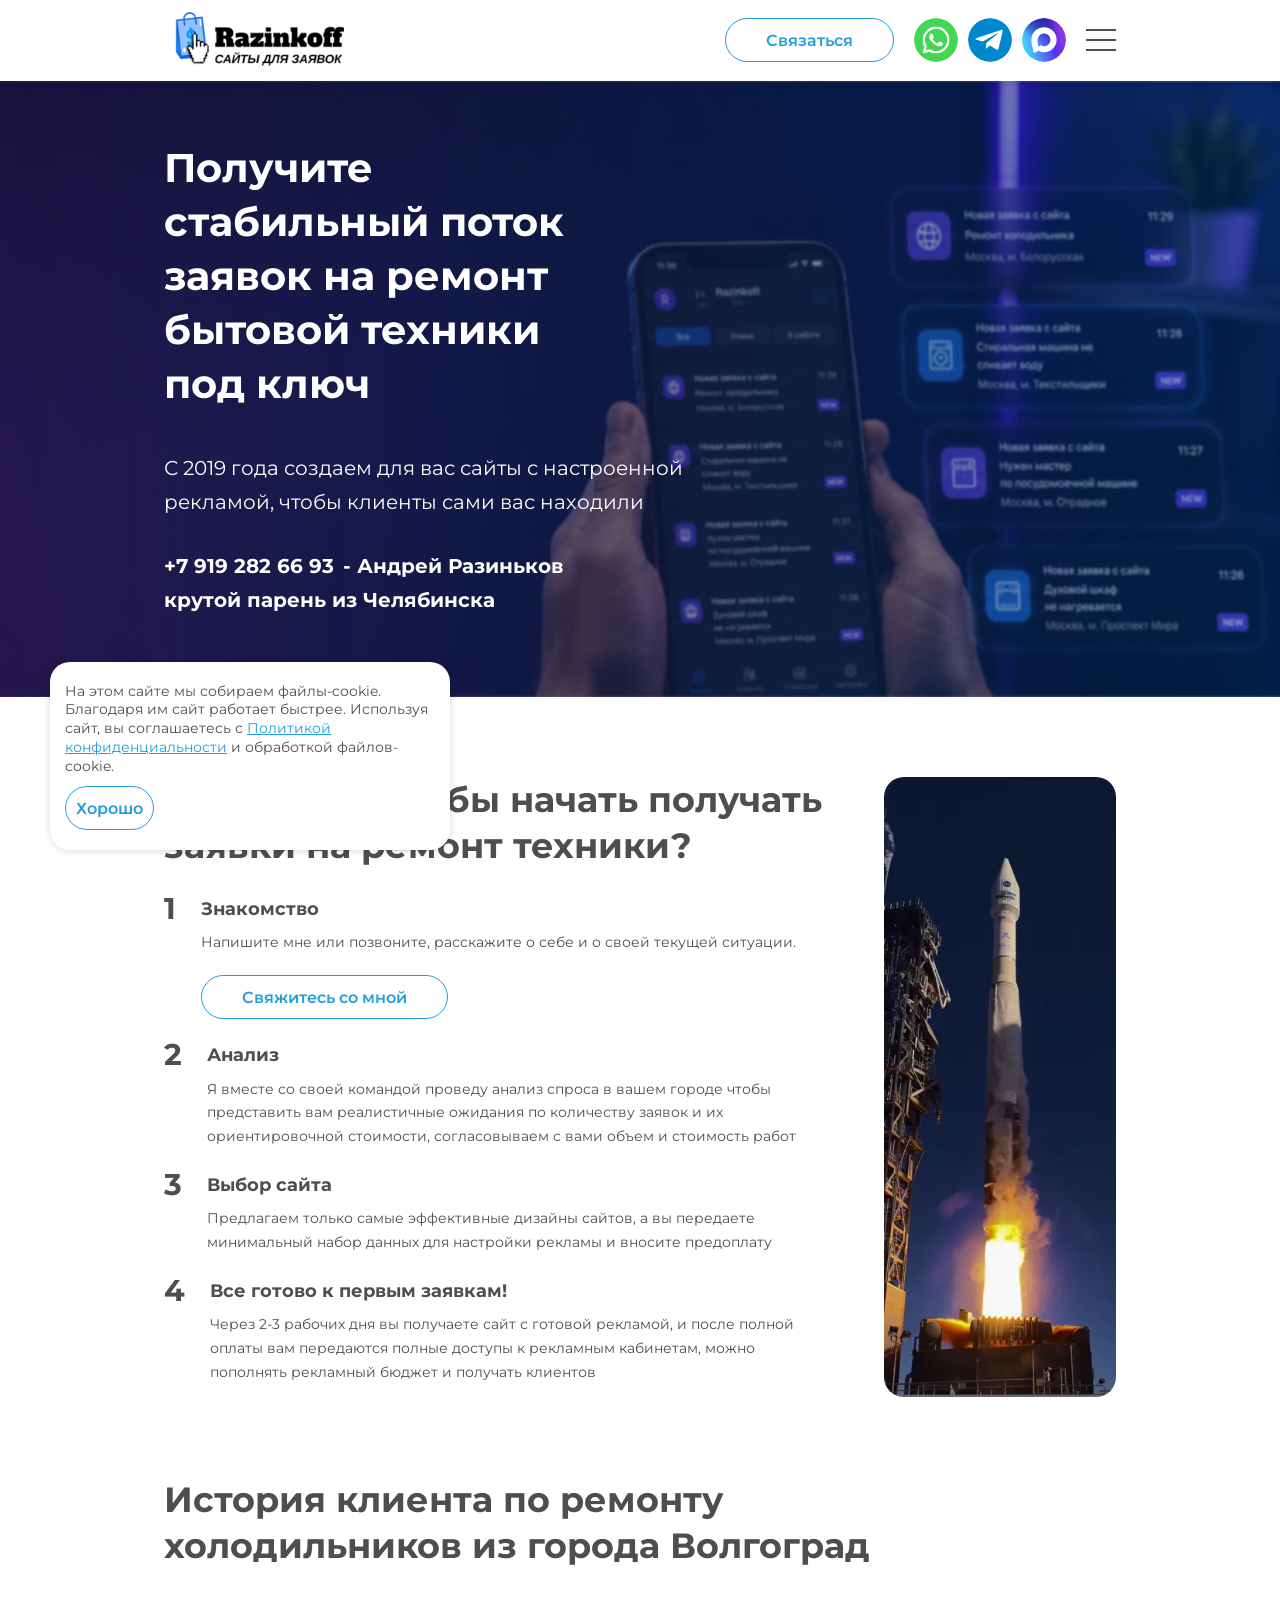
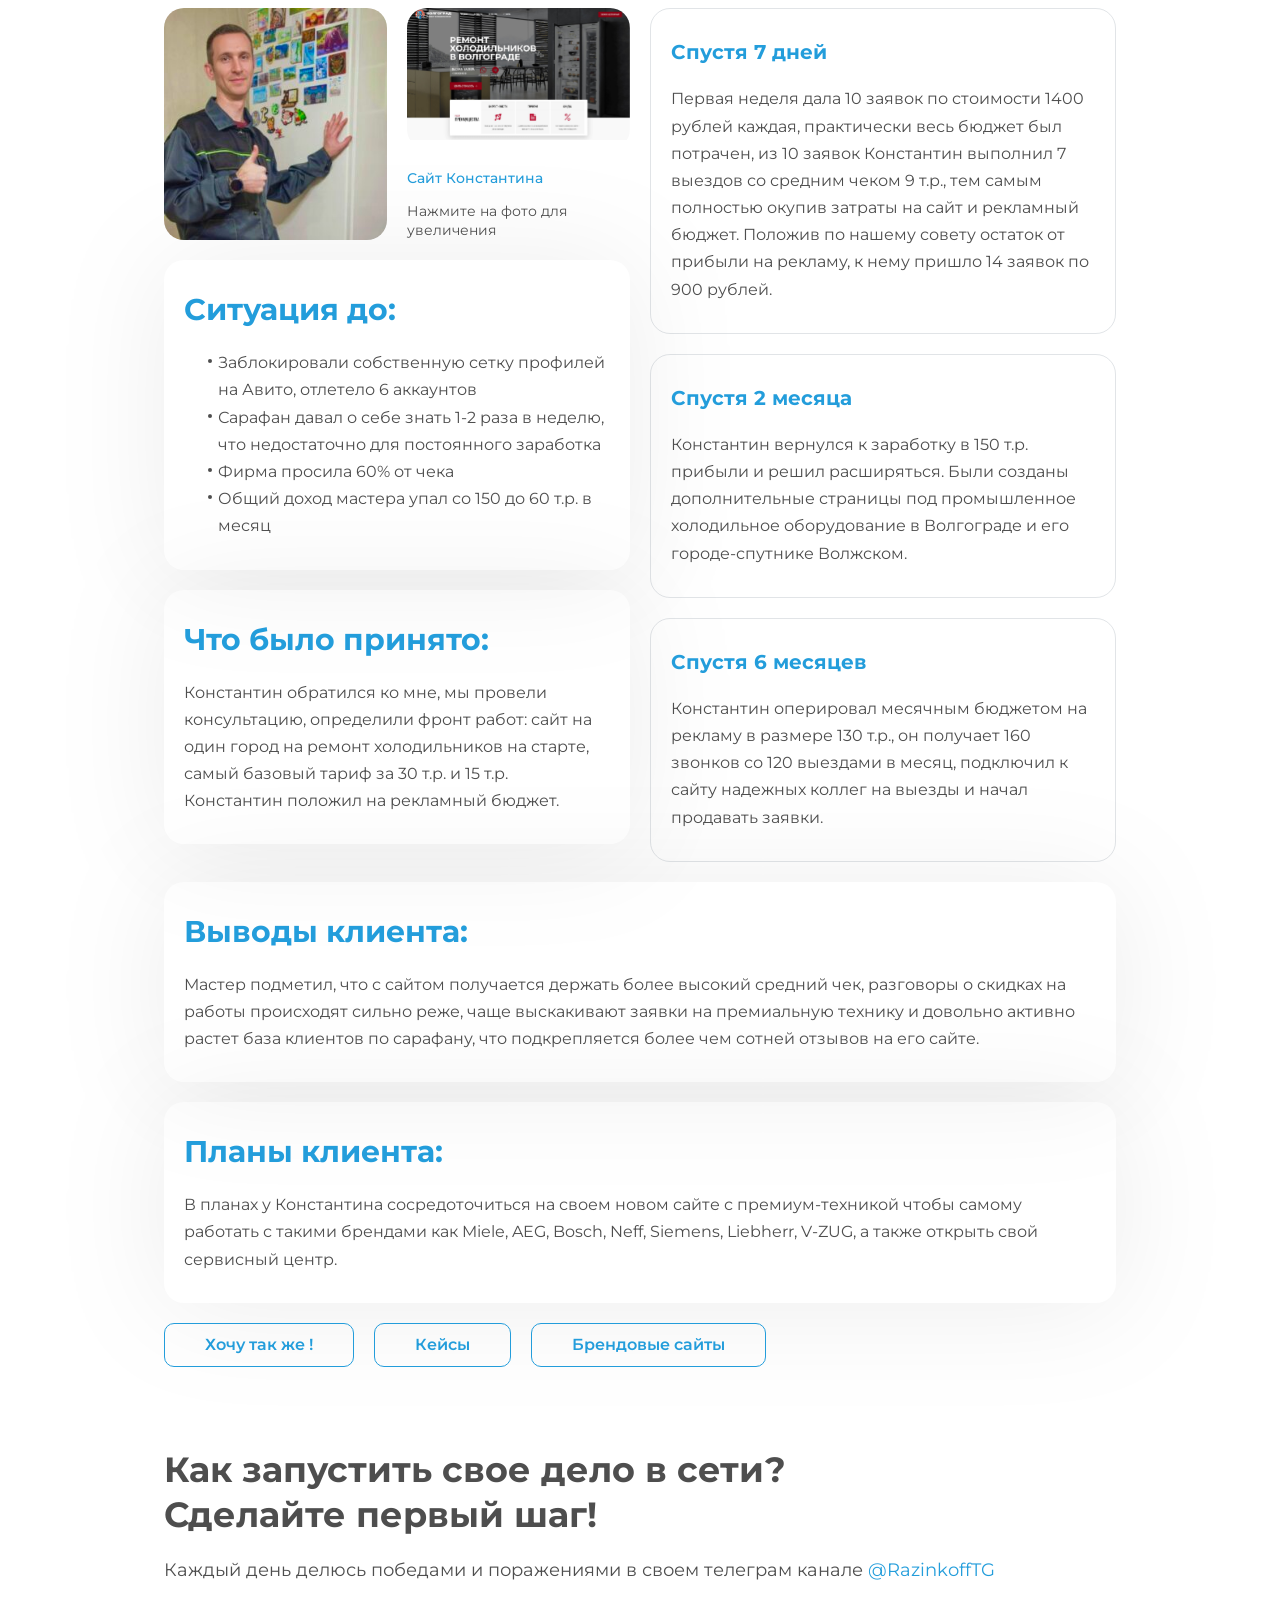
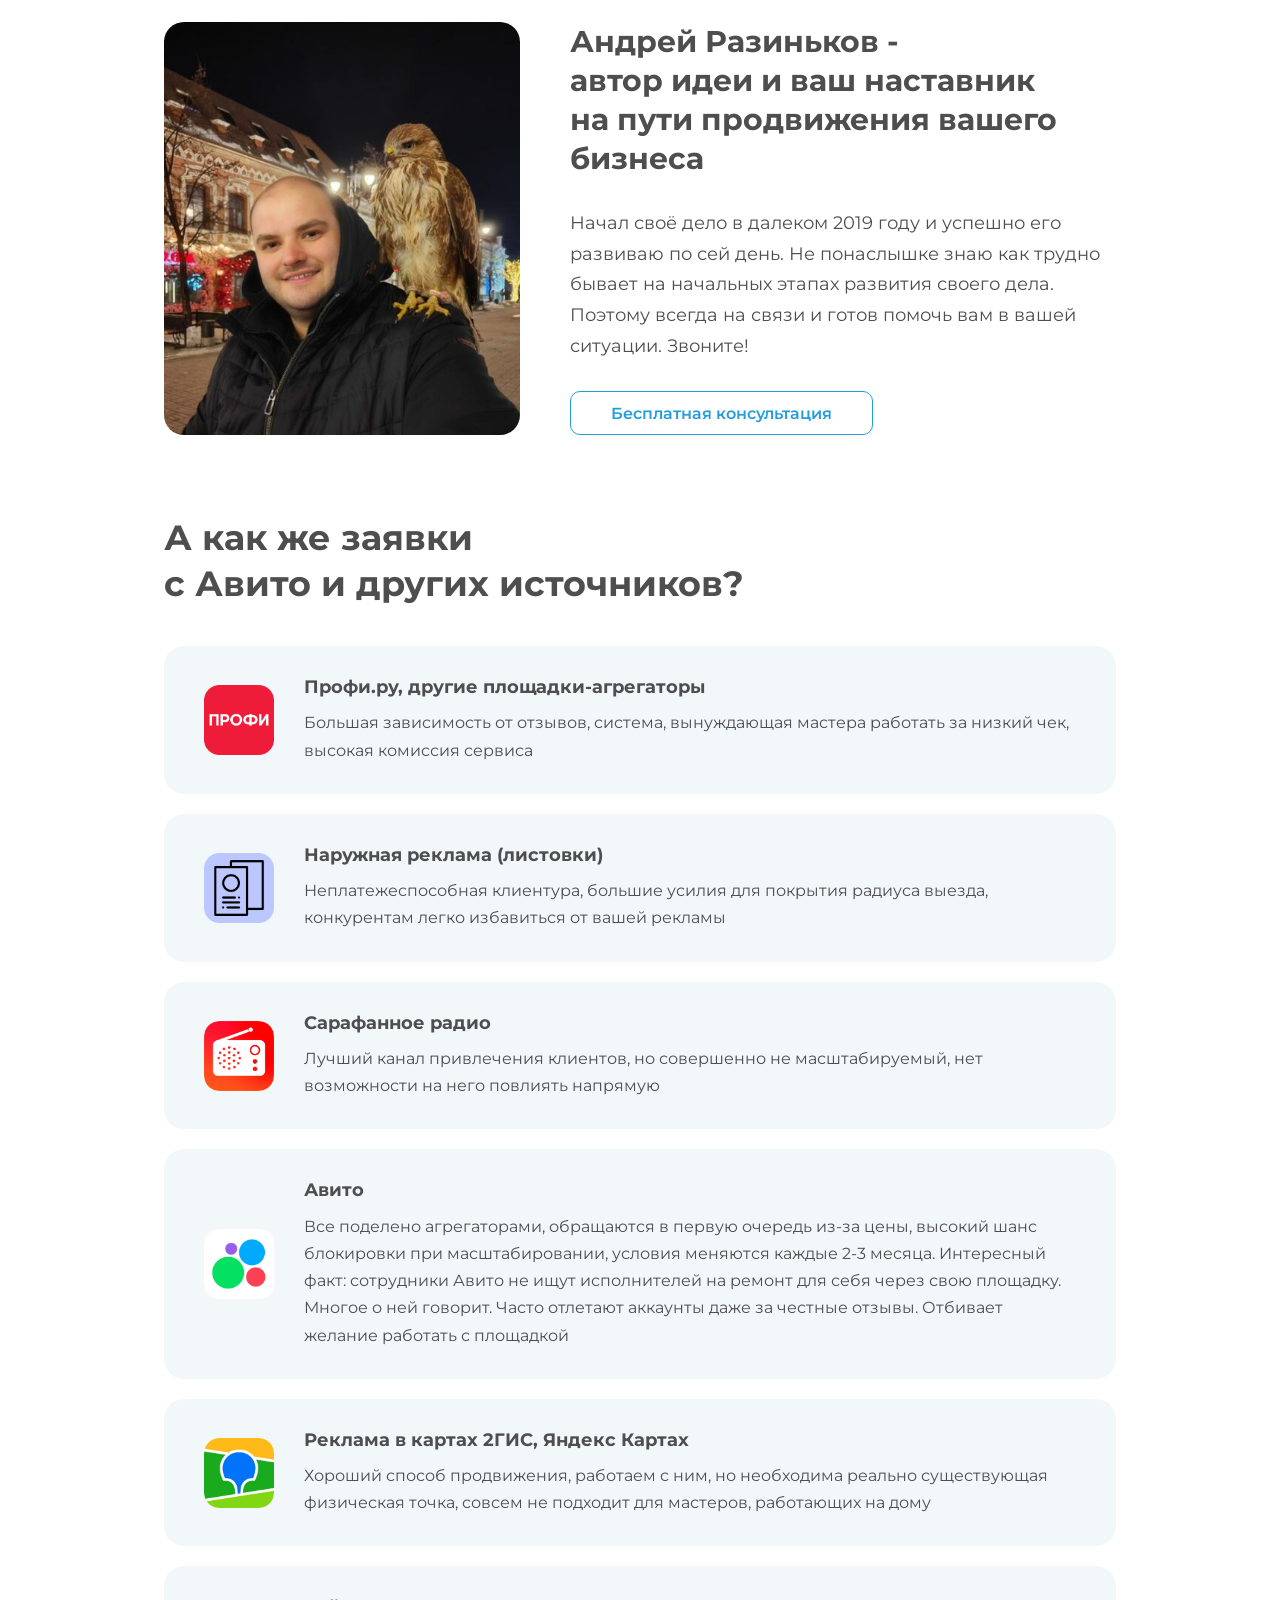
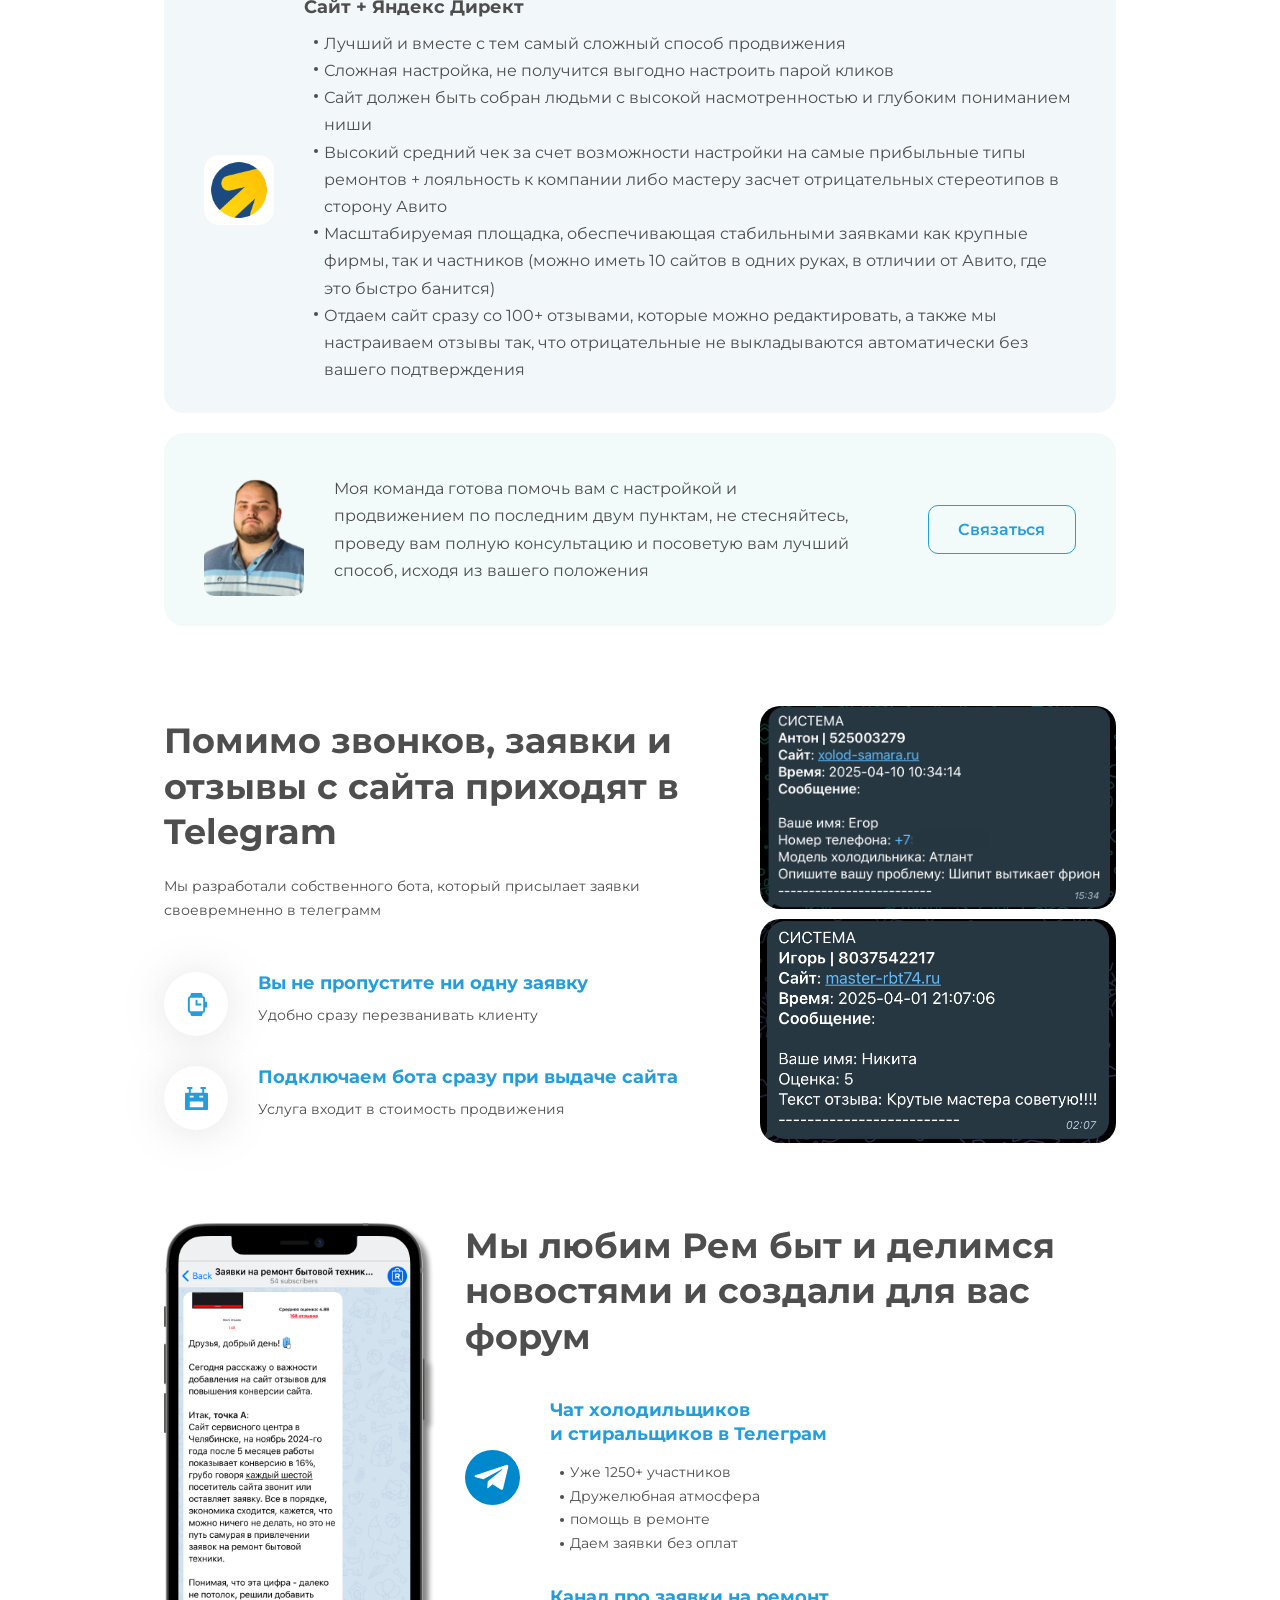
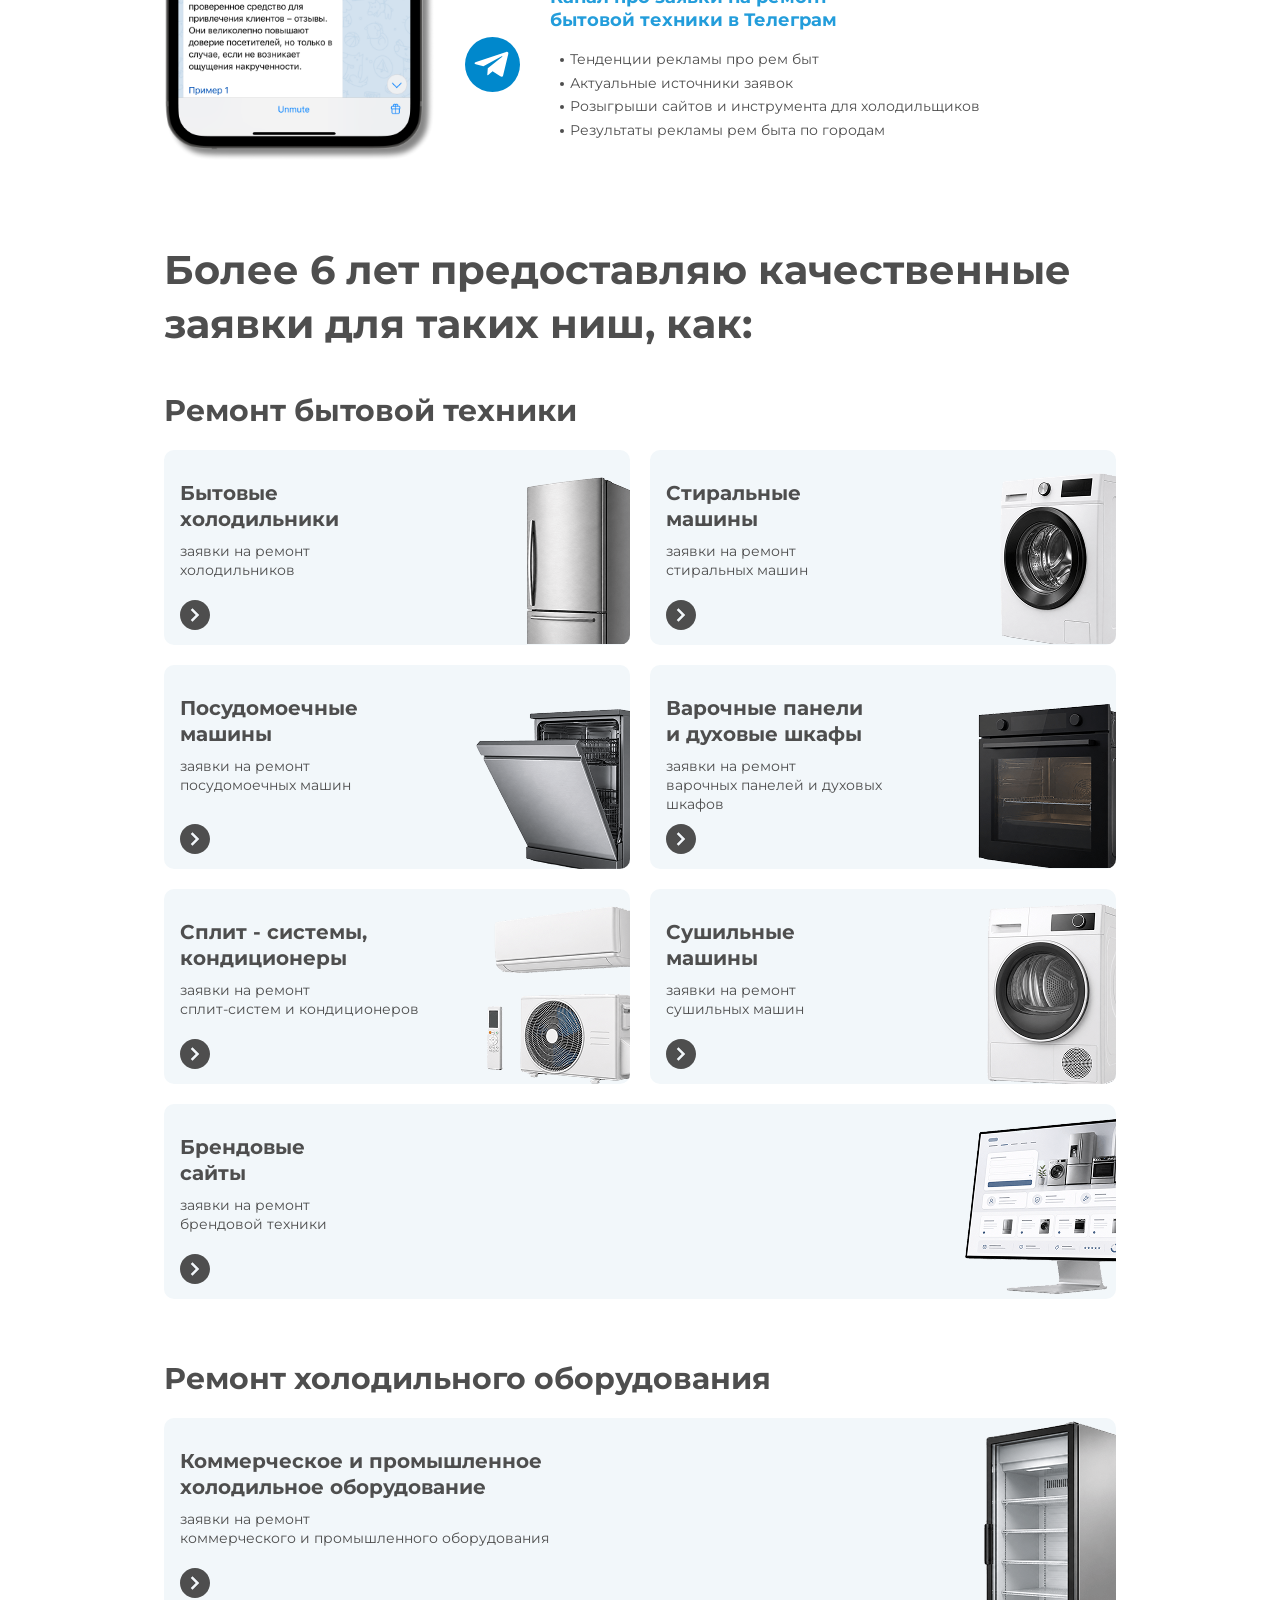
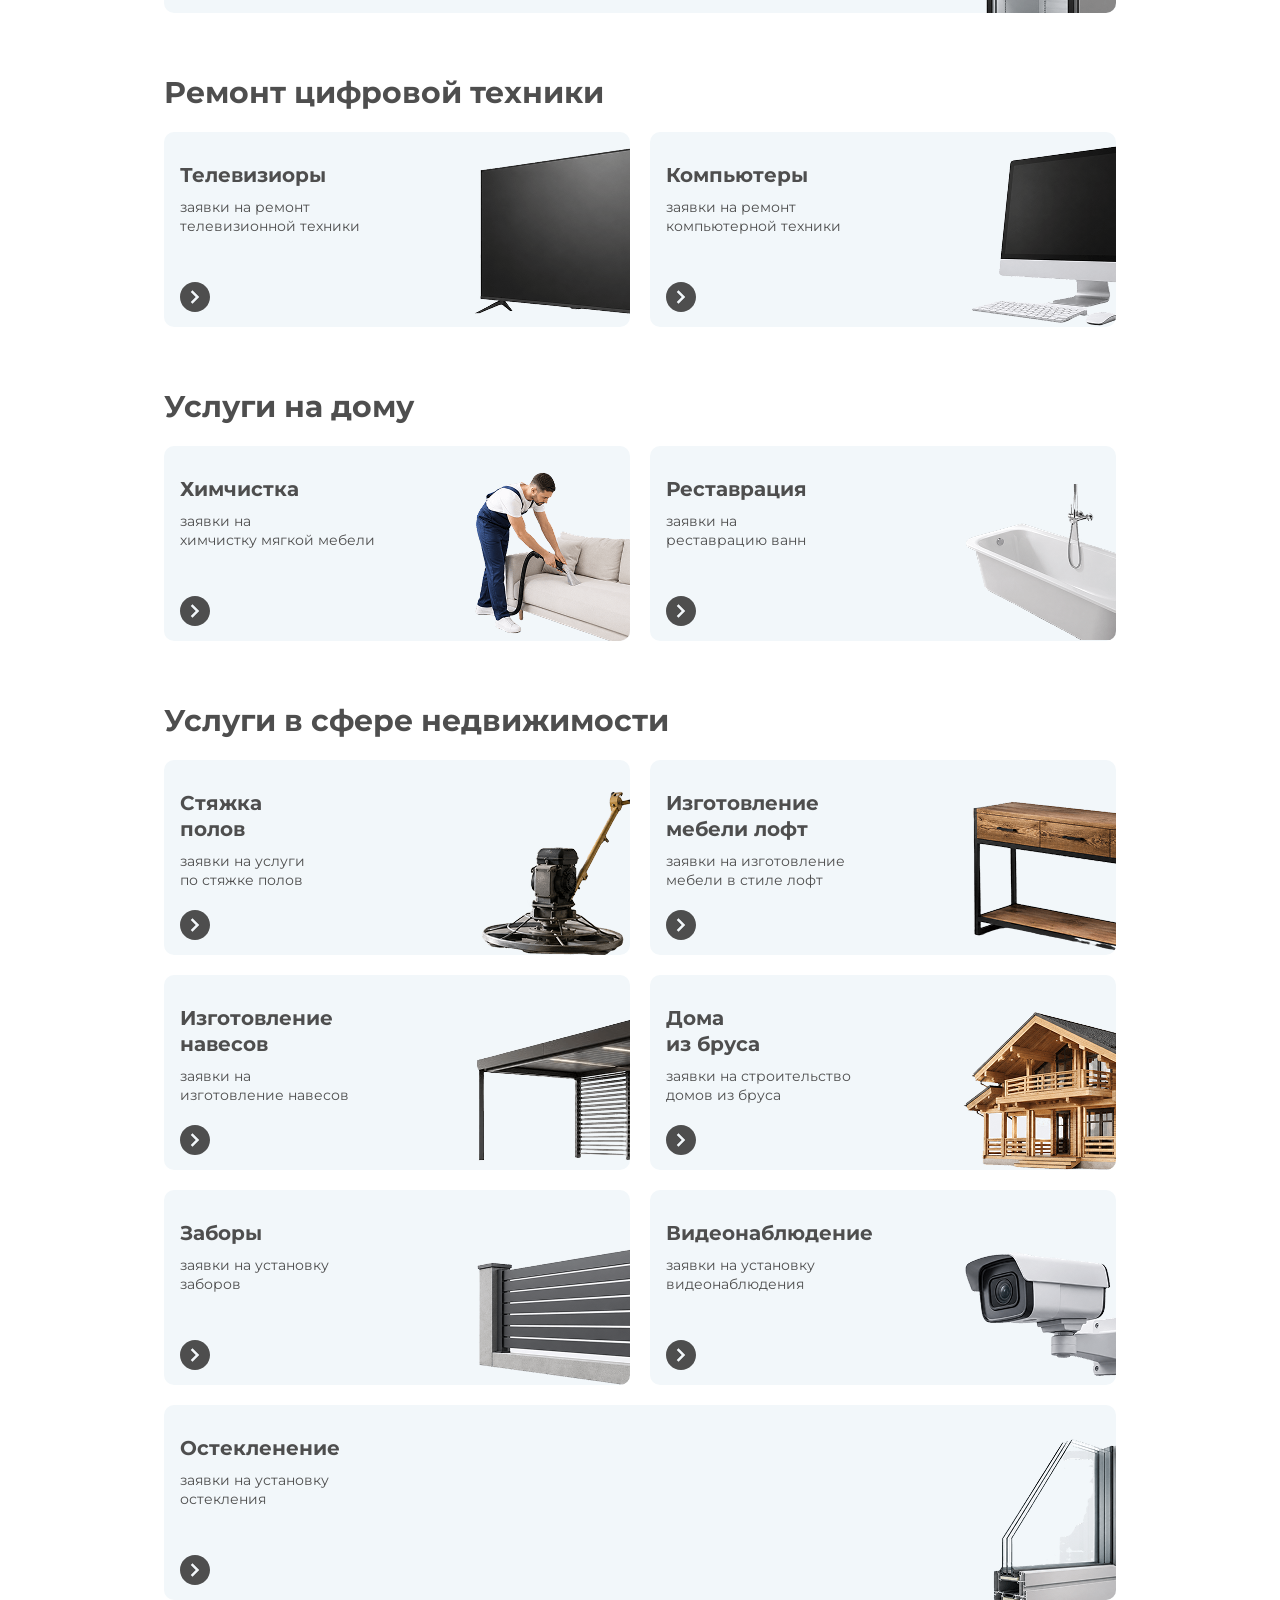
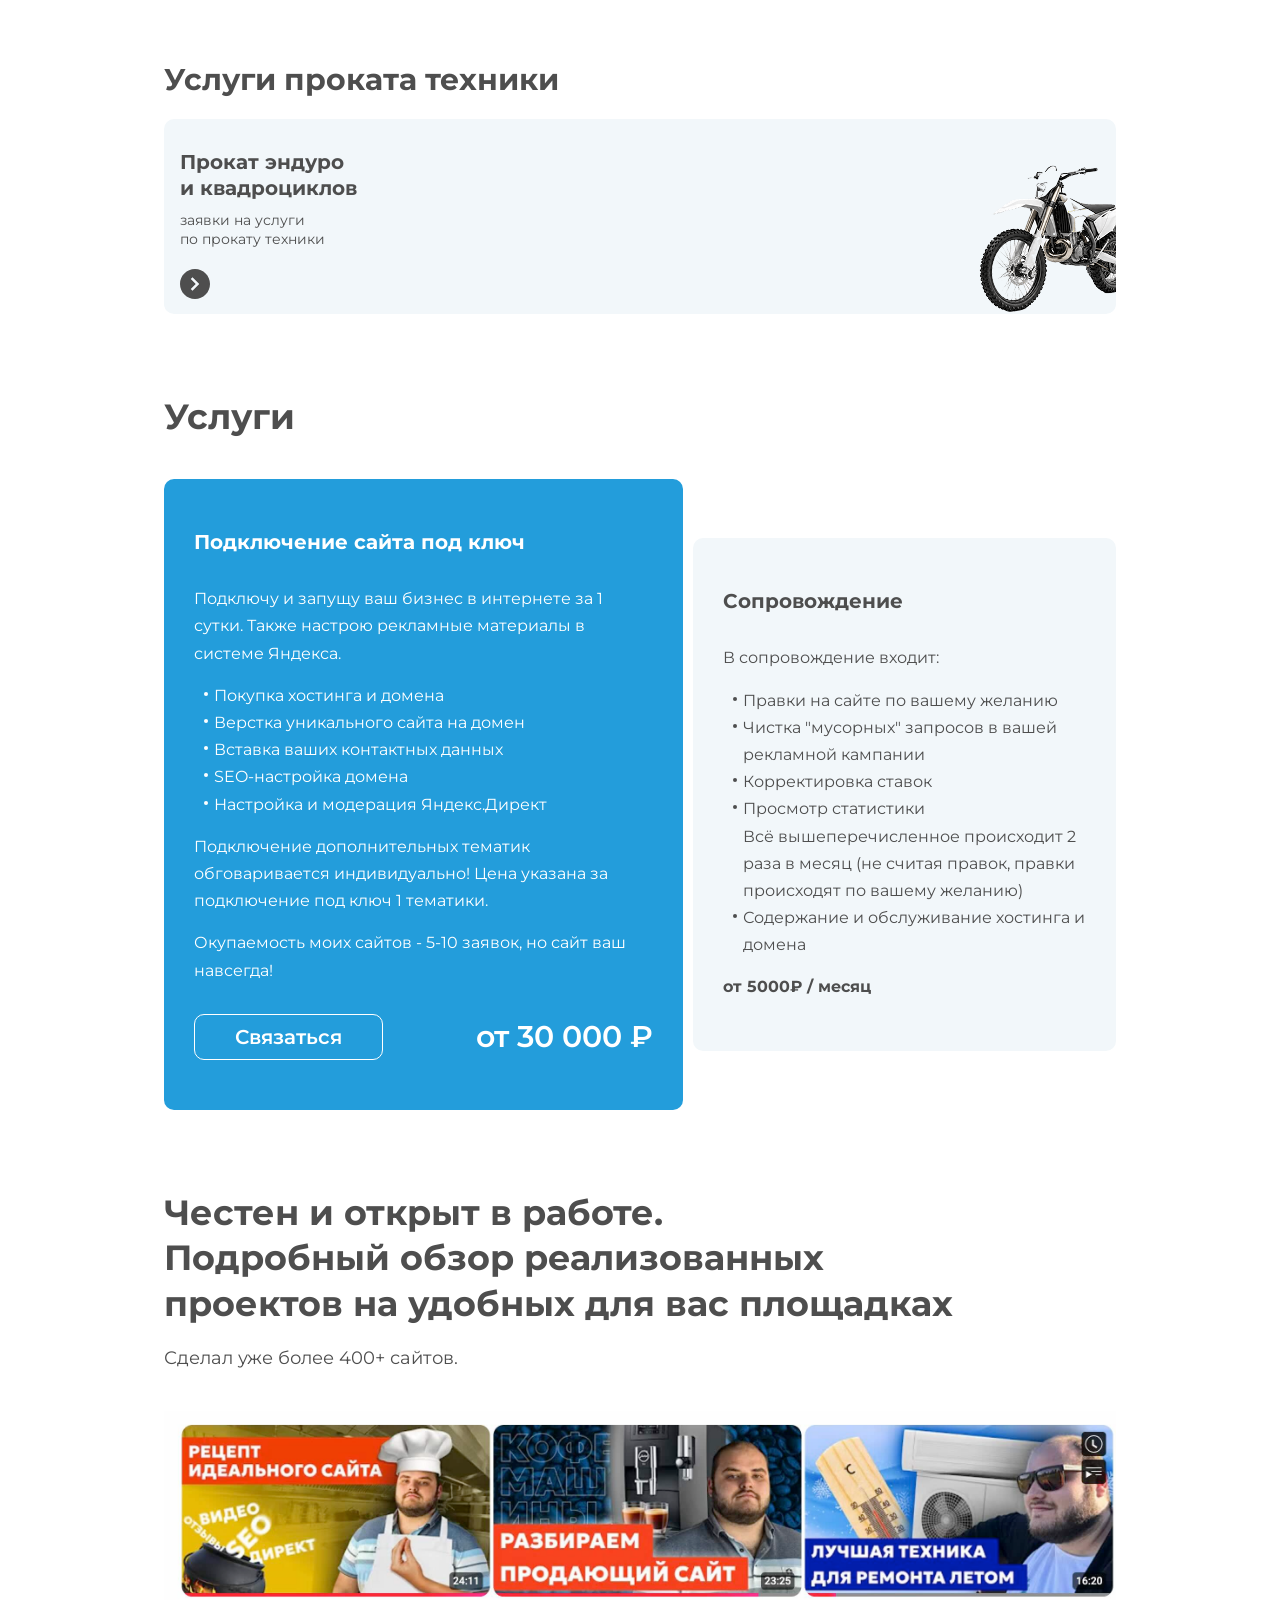
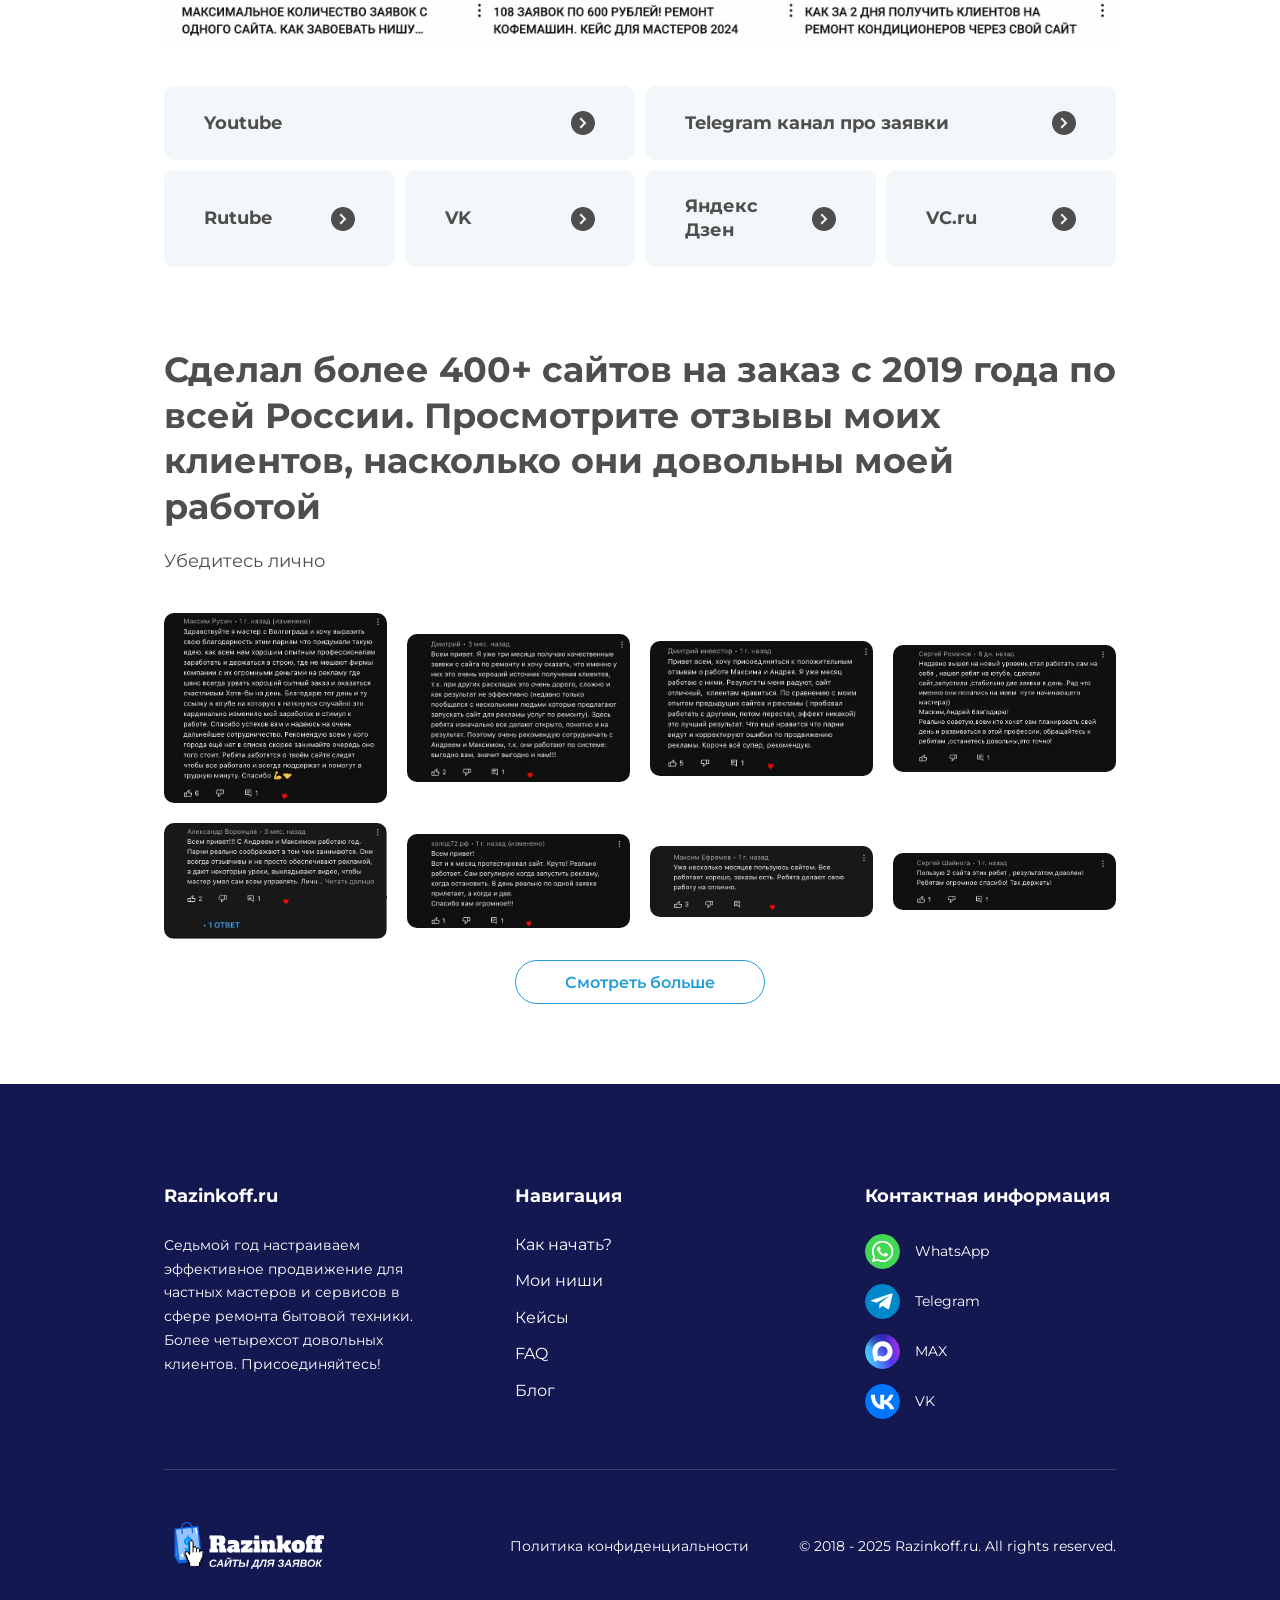
<file: index.html>
<!DOCTYPE html>
<html lang="ru">

<head>

	<meta charset="utf-8">

	<title>Title</title>
	<meta name="description" content="">

	<meta http-equiv="X-UA-Compatible" content="IE=edge">
	<meta name="viewport" content="width=device-width, initial-scale=1, maximum-scale=1">

	<meta property="og:image" content="path/to/image.jpg">
	<link rel="shortcut icon" href="img/favicon/favicon.ico" type="image/x-icon">
	<link rel="apple-touch-icon" href="img/favicon/apple-touch-icon.png">
	<link rel="apple-touch-icon" sizes="72x72" href="img/favicon/apple-touch-icon-72x72.png">
	<link rel="apple-touch-icon" sizes="114x114" href="img/favicon/apple-touch-icon-114x114.png">

	<!-- Chrome, Firefox OS and Opera -->
	<meta name="theme-color" content="#000">
	<!-- Windows Phone -->
	<meta name="msapplication-navbutton-color" content="#000">
	<!-- iOS Safari -->
	<meta name="apple-mobile-web-app-status-bar-style" content="#000">

	<link rel="stylesheet" href="css/main.min.css">

</head>

<body class="home">

	<header class="header">
		<div class="container">
			<div class="row">
				<div class="header-wrapper">
					<a href="index.html" class="header-logo">
						<img src="img/logo.png" alt="#">
					</a>
					<div class="header-block">
						<nav class="header-nav">
							<ul class="nav">
								<li><a href="#start">Как начать?</a></li>
								<li><a href="#nishi">Мои ниши</a></li>
								<li><a href="#cases">Кейсы</a></li>
								<li><a href="faq.html">FAQ</a></li>
								<li><a href="#">Блог</a></li>
							</ul>
						</nav>
						<button class="button modal--open" type="button" aria-haspopup="dialog" aria-controls="contact-modal">Связаться</button>
						<ul class="socials">
							<li>
								<a href="https://wa.me/79192826693" target="_blank" title="Перейти в Whatsapp" rel="noopener noreferrer">
									<img src="img/logo-whatsapp.svg" alt="Перейти в Whatsapp">
								</a>
							</li>
							<li>
								<a href="https://t.me/Razinkoff" target="_blank" title="Перейти в Telegram" rel="noopener noreferrer">
									<img src="img/telegram-plane.svg" alt="Перейти в Telegram">
								</a>
							</li>
							<li>
								<a href="#" target="_blank" title="Перейти в Max" rel="noopener noreferrer">
									<img src="img/MAX.svg" alt="Перейти в Max">
								</a>
							</li>
						</ul>
					</div>
					<div class="header-tablet">
						<button class="button modal--open" type="button" aria-haspopup="dialog" aria-controls="contact-modal">Связаться</button>
						<ul class="socials">
							<li>
								<a href="https://wa.me/79192826693" target="_blank" title="Перейти в Whatsapp" rel="noopener noreferrer">
									<img src="img/logo-whatsapp.svg" alt="Перейти в Whatsapp">
								</a>
							</li>
							<li>
								<a href="https://t.me/Razinkoff" target="_blank" title="Перейти в Telegram" rel="noopener noreferrer">
									<img src="img/telegram-plane.svg" alt="Перейти в Telegram">
								</a>
							</li>
							<li>
								<a href="#" target="_blank" title="Перейти в Max" rel="noopener noreferrer">
									<img src="img/MAX.svg" alt="Перейти в Max">
								</a>
							</li>
						</ul>
						<button class="header-burger" title="Открыть меню">
							<span></span><span></span><span></span>
						</button>
					</div>
				</div>
			</div>
		</div>
	</header>

	<main class="main">
		<section class="section main-hero">
			<div class="container">
				<div class="row">
					<div class="main-hero__bg">
						<picture>
							<source srcset="img/hero.png" media="(max-width: 390px)">
							<img src="img/hero.png" alt="#">
						</picture>
						<!-- <video width="100%" height="100%" muted autoplay playsinline>
							<source src="img/video-1.mp4" type="video/mp4">
							Your browser does not support the video tag.
						</video> -->
					</div>
					<div class="main-hero__wrapper">
						<!-- <div class="main-hero__left">
							<div class="main-hero__image">
								<img src="img/hero-1.jpg" alt="#">
							</div>
							<div class="main-hero__info">
								<p class="main-hero__label fz-24">Андрей Разиньков — руководитель агентства</p>
								<a class="main-hero__phone fz-24 phone" href="tel:+79192826693">+7 919 282 66 93</a>
							</div>
						</div> -->
						<div class="main-hero__right">
							<h1 class="h1">Получите<br> стабильный поток<br> заявок на ремонт<br> бытовой техники<br> под ключ</h1>
							<p class="main-hero__subtitle fz-24">
								С 2019 года создаем для вас сайты с настроенной<br> рекламой, чтобы клиенты сами вас находили
							</p>
							<div class="main-hero__phone">
								<a class="fz-24 phone" href="tel:+79192826693">+7 919 282 66 93</a>
								<span class="fz-24"> - Андрей Разиньков<br> крутой парень из Челябинска</span>
							</div>
						</div>
					</div>
				</div>
			</div>
		</section>

		<section class="section main-steps" id="start">
			<div class="container">
				<div class="row">
					<div class="main-steps__wrapper">
						<div class="main-steps__left">
							<h2 class="h2">Что нужно, чтобы начать получать заявки на ремонт техники?</h2>
							<div class="main-steps__item">
								<span class="count h3">1</span>
								<div class="text">
									<h3 class="h6">Знакомство</h3>
									<p class="fz-18">Напишите мне или позвоните, расскажите о себе и о своей текущей ситуации.</p>
									<button class="button modal--open" type="button" aria-haspopup="dialog" aria-controls="contact-modal">Свяжитесь со мной</button>
								</div>
							</div>
							<div class="main-steps__item">
								<span class="count h3">2</span>
								<div class="text">
									<h3 class="h6">Анализ</h3>
									<p class="fz-18">Я вместе со своей командой проведу анализ спроса в вашем городе чтобы представить вам реалистичные ожидания по количеству заявок и их ориентировочной стоимости, согласовываем с вами объем и стоимость работ</p>
								</div>
							</div>
							<div class="main-steps__item">
								<span class="count h3">3</span>
								<div class="text">
									<h3 class="h6">Выбор сайта</h3>
									<p class="fz-18">Предлагаем только самые эффективные дизайны сайтов, а вы передаете минимальный набор данных для настройки рекламы и вносите предоплату</p>
								</div>
							</div>
							<div class="main-steps__item">
								<span class="count h3">4</span>
								<div class="text">
									<h3 class="h6">Все готово к первым заявкам!</h3>
									<p class="fz-18">Через 2-3 рабочих дня вы получаете сайт с готовой рекламой, и после полной оплаты вам передаются полные доступы к рекламным кабинетам, можно пополнять рекламный бюджет и получать клиентов</p>
								</div>
							</div>
						</div>
						<div class="main-steps__right">
							<img src="img/kosmodrom-raketa-start.webp" alt="#" loading="lazy">
						</div>
					</div>
				</div>
			</div>
		</section>

		<section class="section main-case">
			<div class="container">
				<div class="row">
					<div class="section-title">
						<h2 class="h2">История клиента по ремонту<br> холодильников из города Волгоград</h2>
					</div>
					<div class="main-case__wrapper">
						<div class="main-case__left">
							<div class="item">
								<div class="item-image">
									<img src="img/client.jpg" alt="#" loading="lazy">
								</div>
								<div class="item-info">
									<div class="image">
										<a href="img/client-site.jpg" data-fancybox="main-history-site">
											<img src="img/client-site.jpg" alt="#" loading="lazy">
										</a>
									</div>
									<span class="fz-18">Сайт Константина</span>
									<span>Нажмите на фото для увеличения</span>
								</div>
							</div>
							<div class="item">
								<p class="h3">Ситуация до:</p>
								<div class="redactor fz-18">
									<ul>
										<li>Заблокировали собственную сетку профилей на Авито, отлетело 6 аккаунтов</li>
										<li>Сарафан давал о себе знать 1-2 раза в неделю, что недостаточно для постоянного заработка</li>
										<li>Фирма просила 60% от чека</li>
										<li>Общий доход мастера упал со 150 до 60 т.р. в месяц</li>
									</ul>
								</div>
							</div>
							<div class="item">
								<p class="h3">Что было принято:</p>
								<div class="redactor fz-18">
									<p>
										Константин обратился ко мне, мы провели консультацию, определили фронт работ: сайт на один город на ремонт
										холодильников на старте, самый базовый тариф за 30 т.р. и 15 т.р. Константин положил на рекламный бюджет.
									</p>
								</div>
							</div>
						</div>
						<div class="main-case__right">
							<div class="item">
								<p class="h5">Спустя 7 дней</p>
								<div class="redactor fz-18">
									<p>
										Первая неделя дала 10 заявок по стоимости 1400 рублей каждая, практически весь бюджет был потрачен, из 10 заявок
										Константин выполнил 7 выездов со средним чеком 9 т.р., тем самым полностью окупив затраты на сайт и рекламный бюджет.
										Положив по нашему совету остаток от прибыли на рекламу, к нему пришло 14 заявок по 900 рублей.
									</p>
								</div>
							</div>
							<div class="item">
								<p class="h5">Спустя 2 месяца</p>
								<div class="redactor fz-18">
									<p>
										Константин вернулся к заработку в 150 т.р. прибыли и решил расширяться. Были созданы дополнительные страницы под
										промышленное холодильное оборудование в Волгограде и его городе-спутнике Волжском.
									</p>
								</div>
							</div>
							<div class="item">
								<p class="h5">Спустя 6 месяцев</p>
								<div class="redactor fz-18">
									<p>
										Константин оперировал месячным бюджетом на рекламу в размере 130 т.р., он получает 160 звонков со 120 выездами в месяц,
										подключил к сайту надежных коллег на выезды и начал продавать заявки.
									</p>
								</div>
							</div>
						</div>
						<div class="main-case__full">
							<div class="item">
								<p class="h3">Выводы клиента:</p>
								<div class="redactor fz-18">
									<p>
										Мастер подметил, что с сайтом получается держать более высокий средний чек, разговоры о скидках на работы происходят
										сильно реже, чаще выскакивают заявки на премиальную технику и довольно активно растет база клиентов по сарафану, что
										подкрепляется более чем сотней отзывов на его сайте.
									</p>
								</div>
							</div>
							<div class="item">
								<p class="h3">Планы клиента:</p>
								<div class="redactor fz-18">
									<p>
										В планах у Константина сосредоточиться на своем новом сайте с премиум-техникой чтобы самому работать с такими брендами
										как Miele, AEG, Bosch, Neff, Siemens, Liebherr, V-ZUG, а также открыть свой сервисный центр.
									</p>
								</div>
							</div>
						</div>
						<div class="main-case__buttons">
							<button class="button modal--open" type="button" aria-haspopup="dialog" aria-controls="contact-modal">Хочу так же !</button>
							<a class="button" href="#cases">Кейсы</a>
							<a class="button" href="service.html" >Брендовые сайты</a>
						</div>
					</div>
				</div>
			</div>
		</section>

		<section class="section main-about">
			<div class="container">
				<div class="row">
					<div class="section-title">
						<h2 class="h2 title">Как запустить свое дело в сети?<br> Сделайте первый шаг!</h2>
						<div class="subtitle fz-20">
							Каждый день делюсь победами и поражениями в своем телеграм канале <a href="https://t.me/Razinkoff" target="_blank" rel="noopener noreferrer">@RazinkoffTG</a>
						</div>
					</div>
					<div class="main-about__wrapper">
						<div class="main-about__media">
							<img src="img/about-img.jpg" alt="Андрей Разиньков - автор идеи и наставник">
						</div>
						<div class="main-about__content">
							<h3 class="h3">Андрей Разиньков -<br> автор идеи и ваш наставник<br> на пути продвижения вашего бизнеса</h3>
							<p class="fz-20">
								Начал своё дело в далеком 2019 году и успешно его развиваю по сей день. Не понаслышке знаю как трудно бывает на
								начальных этапах развития своего дела. Поэтому всегда на связи и готов помочь вам в вашей ситуации. Звоните!
							</p>
							<button class="button modal--open" type="button" aria-haspopup="dialog" aria-controls="contact-modal">Бесплатная консультация</button>
						</div>
					</div>
				</div>
			</div>
		</section>

		<section class="section main-sources">
			<div class="container">
				<div class="row">
					<div class="section-title">
						<h2 class="h2">А как же заявки<br> с Авито и других источников?</h2>
					</div>
					<div class="main-sources__wrapper">
						<div class="item">
							<div class="image">
								<img src="img/profi.png" alt="#" loading="lazy">
							</div>
							<div class="text">
								<h3 class="h6">Профи.ру, другие площадки-агрегаторы</h3>
								<div class="fz-18 redactor">
									<p>Большая зависимость от отзывов, система, вынуждающая мастера работать за низкий чек, высокая комиссия сервиса</p>
								</div>
							</div>
						</div>
						<div class="item">
							<div class="image">
								<img src="img/reklama-narujnyaya.png" alt="#" loading="lazy">
							</div>
							<div class="text">
								<h3 class="h6">Наружная реклама (листовки)</h3>
								<div class="fz-18 redactor">
									<p>Неплатежеспособная клиентура, большие усилия для покрытия радиуса выезда, конкурентам легко избавиться от вашей рекламы</p>
								</div>
							</div>
						</div>
						<div class="item">
							<div class="image">
								<img src="img/sarafan.png" alt="#" loading="lazy">
							</div>
							<div class="text">
								<h3 class="h6">Сарафанное радио</h3>
								<div class="fz-18 redactor">
									<p>Лучший канал привлечения клиентов, но совершенно не масштабируемый, нет возможности на него повлиять напрямую</p>
								</div>
							</div>
						</div>
						<div class="item">
							<div class="image">
								<img src="img/avito.png" alt="#" loading="lazy">
							</div>
							<div class="text">
								<h3 class="h6">Авито</h3>
								<div class="fz-18 redactor">
									<p>Все поделено агрегаторами, обращаются в первую очередь из-за цены, высокий шанс блокировки при
									масштабировании, условия меняются каждые 2-3 месяца. Интересный факт: сотрудники Авито не ищут исполнителей на ремонт
									для себя через свою площадку. Многое о ней говорит. Часто отлетают аккаунты даже за честные отзывы. Отбивает желание
									работать с площадкой</p>
								</div>
							</div>
						</div>
						<div class="item">
							<div class="image">
								<img src="img/2gis.png" alt="#" loading="lazy">
							</div>
							<div class="text">
								<h3 class="h6">Реклама в картах 2ГИС, Яндекс Картах</h3>
								<div class="fz-18 redactor">
									<p>Хороший способ продвижения, работаем с ним, но необходима реально существующая физическая точка, совсем не подходит для
									мастеров, работающих на дому</p>
								</div>
							</div>
						</div>
						<div class="item">
							<div class="image">
								<img src="img/ya-direct.png" alt="#" loading="lazy">
							</div>
							<div class="text">
								<h3 class="h6">Сайт + Яндекс Директ</h3>
								<div class="fz-18 redactor">
									<ul>
										<li>Лучший и вместе с тем самый сложный способ продвижения</li>
										<li>Сложная настройка, не получится выгодно настроить парой кликов</li>
										<li>Сайт должен быть собран людьми с высокой насмотренностью и глубоким пониманием ниши</li>
										<li>Высокий средний чек за счет возможности настройки на самые прибыльные типы ремонтов + лояльность к компании либо мастеру засчет отрицательных стереотипов в сторону Авито</li>
										<li>Масштабируемая площадка, обеспечивающая стабильными заявками как крупные фирмы, так и частников (можно иметь 10 сайтов в одних руках, в отличии от Авито, где это быстро банится)</li>
										<li>Отдаем сайт сразу со 100+ отзывами, которые можно редактировать, а также мы настраиваем отзывы так, что отрицательные не выкладываются автоматически без вашего подтверждения</li>
									</ul>
								</div>
							</div>
						</div>
						<div class="item">
							<div class="image">
								<img src="img/raz-sourses.png" alt="#" loading="lazy">
							</div>
							<div class="text">
								<div class="fz-18 redactor">
									<p>
										Моя команда готова помочь вам с настройкой и продвижением по последним двум пунктам, не стесняйтесь, проведу вам
										полную консультацию и посоветую вам лучший способ, исходя из вашего положения
									</p>
									<button class="button modal--open" type="button" aria-haspopup="dialog" aria-controls="contact-modal">Связаться</button>
								</div>
							</div>
						</div>
					</div>
				</div>
			</div>
		</section>

		<section class="section main-bot">
			<div class="container">
				<div class="row">
					<div class="main-bot__wrapper">
						<div class="main-bot__content">
							<h2 class="h2">Помимо звонков, заявки и отзывы с сайта приходят в Telegram</h2>
							<p class="fz-18">Мы разработали собственного бота, который присылает заявки своевремненно в телеграмм</p>
							<div class="main-bot__list">
								<div class="item">
									<div class="icon">
										<img src="img/bot-icon-1.svg" alt="#">
									</div>
									<div class="text">
										<h3 class="h6">Вы не пропустите ни одну заявку</h3>
										<p class="fz-14">Удобно сразу перезванивать клиенту</p>
									</div>
								</div>
								<div class="item">
									<div class="icon">
										<img src="img/bot-icon-2.svg" alt="#">
									</div>
									<div class="text">
										<h3 class="h6">Подключаем бота сразу при выдаче сайта</h3>
										<p class="fz-14">Услуга входит в стоимость продвижения</p>
									</div>
								</div>
							</div>
						</div>
						<div class="main-bot__media">
							<img src="img/bot-1.webp" alt="#">
							<img src="img/bot-2.png" alt="#">
						</div>
					</div>
				</div>
			</div>
		</section>

		<section class="section main-forum">
			<div class="container">
				<div class="row">
					<div class="main-forum__wrapper">
						<div class="image">
							<img src="img/forum-1.png" alt="#">
						</div>
						<div class="info">
							<h2 class="h2">Мы любим Рем быт и делимся новостями и создали для вас форум</h2>
							<div class="list">
								<div class="item">
									<a href="https://t.me/forumholod" class="icon" title="Перейти в чат холодильщиков"><img src="img/telegram-plane.svg" alt="Перейти в чат холодильщиков"></a>
									<div class="text">
										<a href="https://t.me/forumholod" class="h6">Чат холодильщиков<br> и стиральщиков в Телеграм</a>
										<ul class="fz-18">
											<li>Уже 1250+ участников</li>
											<li>Дружелюбная атмосфера</li>
											<li>помощь в ремонте</li>
											<li>Даем заявки без оплат</li>
										</ul>
									</div>
								</div>
								<div class="item">
									<a href="https://t.me/RazinkoffTG" class="icon" target="_blank" title="Перейти на канал" rel="noopener noreferrer">
										<img src="img/telegram-plane.svg" alt="Перейти на канал">
									</a>
									<div class="text">
										<a href="https://t.me/RazinkoffTG" class="h6" target="_blank" rel="noopener noreferrer">Канал про заявки на ремонт<br> бытовой техники в Телеграм</a>
										<ul class="fz-18">
											<li>Тенденции рекламы про рем быт</li>
											<li>Актуальные источники заявок</li>
											<li>Розыгрыши сайтов и инструмента для холодильщиков</li>
											<li>Результаты рекламы рем быта по городам</li>
										</ul>
									</div>
								</div>
							</div>
						</div>
					</div>
				</div>
			</div>
		</section>

		<section class="section main-niches" id="nishi">
			<div class="container">
				<div class="row">
					<div class="section-title">
						<h2 class="h1">Более 6 лет предоставляю качественные заявки для таких ниш, как:</h2>
					</div>
					<div class="main-niches__groups">
						<div class="main-niches__block">
							<h3 class="h3">Ремонт бытовой техники</h3>
							<div class="list">
								<a href="service.html" class="item button-link flex-33">
									<h4 class="title">Бытовые<br> холодильники</h4>
									<p class="subtitle fz-14">заявки на ремонт<br> холодильников</p>
									<svg class="icon" xmlns="http://www.w3.org/2000/svg" xml:space="preserve" viewBox="0 0 24 24">
										<path fill="currentColor" d="M12 0C5.383 0 0 5.383 0 12s5.383 12 12 12 12-5.383 12-12S18.617 0 12 0zm-2 17.414L8.586 16l4-4-4-4L10 6.586 15.414 12 10 17.414z" />
									</svg>
									<div class="image">
										<img src="img/niches/Holodilniki.png" alt="#">
									</div>
								</a>
								<a href="service.html" class="item button-link flex-33">
									<h4 class="h6">Стиральные<br> машины</h4>
									<p class="subtitle fz-14">заявки на ремонт<br> стиральных машин</p>
									<svg class="icon" xmlns="http://www.w3.org/2000/svg" xml:space="preserve" viewBox="0 0 24 24">
										<path fill="currentColor" d="M12 0C5.383 0 0 5.383 0 12s5.383 12 12 12 12-5.383 12-12S18.617 0 12 0zm-2 17.414L8.586 16l4-4-4-4L10 6.586 15.414 12 10 17.414z" />
									</svg>
									<div class="image">
										<img src="img/niches/stiralka.png" alt="#">
									</div>
								</a>
								<a href="service.html" class="item button-link flex-33">
									<h4 class="h6">Посудомоечные<br> машины</h4>
									<p class="subtitle fz-14">заявки на ремонт<br> посудомоечных машин</p>
									<svg class="icon" xmlns="http://www.w3.org/2000/svg" xml:space="preserve" viewBox="0 0 24 24">
										<path fill="currentColor" d="M12 0C5.383 0 0 5.383 0 12s5.383 12 12 12 12-5.383 12-12S18.617 0 12 0zm-2 17.414L8.586 16l4-4-4-4L10 6.586 15.414 12 10 17.414z" />
									</svg>
									<div class="image">
										<img src="img/niches/posudomoyka.png" alt="#">
									</div>
								</a>
								<a href="service.html" class="item button-link flex-33">
									<h4 class="h6">Варочные панели<br> и духовые шкафы</h4>
									<p class="subtitle fz-14">заявки на ремонт<br> варочных панелей и духовых шкафов</p>
									<svg class="icon" xmlns="http://www.w3.org/2000/svg" xml:space="preserve" viewBox="0 0 24 24">
										<path fill="currentColor" d="M12 0C5.383 0 0 5.383 0 12s5.383 12 12 12 12-5.383 12-12S18.617 0 12 0zm-2 17.414L8.586 16l4-4-4-4L10 6.586 15.414 12 10 17.414z" />
									</svg>
									<div class="image">
										<img src="img/niches/varochnie.png" alt="#">
									</div>
								</a>
								<a href="service.html" class="item button-link flex-33">
									<h4 class="h6">Сплит - системы,<br> кондиционеры</h4>
									<p class="subtitle fz-14">заявки на ремонт<br> сплит-систем и кондиционеров</p>
									<svg class="icon" xmlns="http://www.w3.org/2000/svg" xml:space="preserve" viewBox="0 0 24 24">
										<path fill="currentColor" d="M12 0C5.383 0 0 5.383 0 12s5.383 12 12 12 12-5.383 12-12S18.617 0 12 0zm-2 17.414L8.586 16l4-4-4-4L10 6.586 15.414 12 10 17.414z" />
									</svg>
									<div class="image">
										<img src="img/niches/kondicionery.png" alt="#">
									</div>
								</a>
								<a href="service.html" class="item button-link flex-50">
									<h4 class="h6">Сушильные<br> машины</h4>
									<p class="subtitle fz-14">заявки на ремонт<br> сушильных машин</p>
									<svg class="icon" xmlns="http://www.w3.org/2000/svg" xml:space="preserve" viewBox="0 0 24 24">
										<path fill="currentColor" d="M12 0C5.383 0 0 5.383 0 12s5.383 12 12 12 12-5.383 12-12S18.617 0 12 0zm-2 17.414L8.586 16l4-4-4-4L10 6.586 15.414 12 10 17.414z" />
									</svg>
									<div class="image">
										<img src="img/niches/sushilnie.png" alt="#">
									</div>
								</a>
								<a href="service.html" class="item button-link flex-50">
									<h4 class="h6">Брендовые<br> сайты</h4>
									<p class="subtitle fz-14">заявки на ремонт<br> брендовой техники</p>
									<svg class="icon" xmlns="http://www.w3.org/2000/svg" xml:space="preserve" viewBox="0 0 24 24">
										<path fill="currentColor" d="M12 0C5.383 0 0 5.383 0 12s5.383 12 12 12 12-5.383 12-12S18.617 0 12 0zm-2 17.414L8.586 16l4-4-4-4L10 6.586 15.414 12 10 17.414z" />
									</svg>
									<div class="image">
										<img src="img/niches/brendovie.png" alt="#">
									</div>
								</a>
							</div>
						</div>
						<div class="main-niches__block">
							<h3 class="h3">Ремонт холодильного оборудования</h3>
							<div class="list">
								<a href="service.html" class="item button-link flex-100">
									<h4 class="h6">Коммерческое и промышленное<br> холодильное оборудование</h4>
									<p class="subtitle fz-14">заявки на ремонт<br> коммерческого и промышленного оборудования</p>
									<svg class="icon" xmlns="http://www.w3.org/2000/svg" xml:space="preserve" viewBox="0 0 24 24">
										<path fill="currentColor" d="M12 0C5.383 0 0 5.383 0 12s5.383 12 12 12 12-5.383 12-12S18.617 0 12 0zm-2 17.414L8.586 16l4-4-4-4L10 6.586 15.414 12 10 17.414z" />
									</svg>
									<div class="image">
										<img src="img/niches/promishlennoe.png" alt="#">
									</div>
								</a>
							</div>
						</div>
						<div class="main-niches__block">
							<h3 class="h3">Ремонт цифровой техники</h3>
							<div class="list">
								<a href="service.html" class="item button-link flex-50">
									<h4 class="h6">Телевизиоры</h4>
									<p class="subtitle fz-14">заявки на ремонт<br> телевизионной техники</p>
									<svg class="icon" xmlns="http://www.w3.org/2000/svg" xml:space="preserve" viewBox="0 0 24 24">
										<path fill="currentColor" d="M12 0C5.383 0 0 5.383 0 12s5.383 12 12 12 12-5.383 12-12S18.617 0 12 0zm-2 17.414L8.586 16l4-4-4-4L10 6.586 15.414 12 10 17.414z" />
									</svg>
									<div class="image">
										<img src="img/niches/televizory.png" alt="#">
									</div>
								</a>
								<a href="service.html" class="item button-link flex-50">
									<h4 class="h6">Компьютеры</h4>
									<p class="subtitle fz-14">заявки на ремонт<br> компьютерной техники</p>
									<svg class="icon" xmlns="http://www.w3.org/2000/svg" xml:space="preserve" viewBox="0 0 24 24">
										<path fill="currentColor" d="M12 0C5.383 0 0 5.383 0 12s5.383 12 12 12 12-5.383 12-12S18.617 0 12 0zm-2 17.414L8.586 16l4-4-4-4L10 6.586 15.414 12 10 17.414z" />
									</svg>
									<div class="image">
										<img src="img/niches/kompyutery.png" alt="#">
									</div>
								</a>
							</div>
						</div>
						<div class="main-niches__block">
							<h3 class="h3">Услуги на дому</h3>
							<div class="list">
								<a href="service.html" class="item button-link flex-50">
									<h4 class="h6">Химчистка</h4>
									<p class="subtitle fz-14">заявки на<br> химчистку мягкой мебели</p>
									<svg class="icon" xmlns="http://www.w3.org/2000/svg" xml:space="preserve" viewBox="0 0 24 24">
										<path fill="currentColor" d="M12 0C5.383 0 0 5.383 0 12s5.383 12 12 12 12-5.383 12-12S18.617 0 12 0zm-2 17.414L8.586 16l4-4-4-4L10 6.586 15.414 12 10 17.414z" />
									</svg>
									<div class="image">
										<img src="img/niches/himchistka.png" alt="#">
									</div>
								</a>
								<a href="service.html" class="item button-link flex-50">
									<h4 class="h6">Реставрация</h4>
									<p class="subtitle fz-14">заявки на<br> реставрацию ванн</p>
									<svg class="icon" xmlns="http://www.w3.org/2000/svg" xml:space="preserve" viewBox="0 0 24 24">
										<path fill="currentColor" d="M12 0C5.383 0 0 5.383 0 12s5.383 12 12 12 12-5.383 12-12S18.617 0 12 0zm-2 17.414L8.586 16l4-4-4-4L10 6.586 15.414 12 10 17.414z" />
									</svg>
									<div class="image">
										<img src="img/niches/restavraciya.png" alt="#">
									</div>
								</a>
							</div>
						</div>
						<div class="main-niches__block">
							<h3 class="h3">Услуги в сфере недвижимости</h3>
							<div class="list">
								<a href="service.html" class="item button-link flex-50">
									<h4 class="h6">Стяжка<br> полов</h4>
									<p class="subtitle fz-14">заявки на услуги<br> по стяжке полов</p>
									<svg class="icon" xmlns="http://www.w3.org/2000/svg" xml:space="preserve" viewBox="0 0 24 24">
										<path fill="currentColor" d="M12 0C5.383 0 0 5.383 0 12s5.383 12 12 12 12-5.383 12-12S18.617 0 12 0zm-2 17.414L8.586 16l4-4-4-4L10 6.586 15.414 12 10 17.414z" />
									</svg>
									<div class="image">
										<img src="img/niches/styajka polov.png" alt="#">
									</div>
								</a>
								<a href="service.html" class="item button-link flex-50">
									<h4 class="h6">Изготовление<br> мебели лофт</h4>
									<p class="subtitle fz-14">заявки на изготовление<br> мебели в стиле лофт</p>
									<svg class="icon" xmlns="http://www.w3.org/2000/svg" xml:space="preserve" viewBox="0 0 24 24">
										<path fill="currentColor" d="M12 0C5.383 0 0 5.383 0 12s5.383 12 12 12 12-5.383 12-12S18.617 0 12 0zm-2 17.414L8.586 16l4-4-4-4L10 6.586 15.414 12 10 17.414z" />
									</svg>
									<div class="image">
										<img src="img/niches/izgotovlenie mebeli loft.png" alt="#">
									</div>
								</a>
								<a href="service.html" class="item button-link flex-50">
									<h4 class="h6">Изготовление<br> навесов</h4>
									<p class="subtitle fz-14">заявки на<br> изготовление навесов</p>
									<svg class="icon" xmlns="http://www.w3.org/2000/svg" xml:space="preserve" viewBox="0 0 24 24">
										<path fill="currentColor" d="M12 0C5.383 0 0 5.383 0 12s5.383 12 12 12 12-5.383 12-12S18.617 0 12 0zm-2 17.414L8.586 16l4-4-4-4L10 6.586 15.414 12 10 17.414z" />
									</svg>
									<div class="image">
										<img src="img/niches/navesi.png" alt="#">
									</div>
								</a>
								<a href="service.html" class="item button-link flex-50">
									<h4 class="h6">Дома<br> из бруса</h4>
									<p class="subtitle fz-14">заявки на строительство<br> домов из бруса</p>
									<svg class="icon" xmlns="http://www.w3.org/2000/svg" xml:space="preserve" viewBox="0 0 24 24">
										<path fill="currentColor" d="M12 0C5.383 0 0 5.383 0 12s5.383 12 12 12 12-5.383 12-12S18.617 0 12 0zm-2 17.414L8.586 16l4-4-4-4L10 6.586 15.414 12 10 17.414z" />
									</svg>
									<div class="image">
										<img src="img/niches/stroitelstvo domov.png" alt="#">
									</div>
								</a>
								<a href="service.html" class="item button-link flex-33">
									<h4 class="h6">Заборы</h4>
									<p class="subtitle fz-14">заявки на установку<br> заборов</p>
									<svg class="icon" xmlns="http://www.w3.org/2000/svg" xml:space="preserve" viewBox="0 0 24 24">
										<path fill="currentColor" d="M12 0C5.383 0 0 5.383 0 12s5.383 12 12 12 12-5.383 12-12S18.617 0 12 0zm-2 17.414L8.586 16l4-4-4-4L10 6.586 15.414 12 10 17.414z" />
									</svg>
									<div class="image">
										<img src="img/niches/zabory.png" alt="#">
									</div>
								</a>
								<a href="service.html" class="item button-link flex-33">
									<h4 class="h6">Видеонаблюдение</h4>
									<p class="subtitle fz-14">заявки на установку<br> видеонаблюдения</p>
									<svg class="icon" xmlns="http://www.w3.org/2000/svg" xml:space="preserve" viewBox="0 0 24 24">
										<path fill="currentColor" d="M12 0C5.383 0 0 5.383 0 12s5.383 12 12 12 12-5.383 12-12S18.617 0 12 0zm-2 17.414L8.586 16l4-4-4-4L10 6.586 15.414 12 10 17.414z" />
									</svg>
									<div class="image">
										<img src="img/niches/videonabludenie.png" alt="#">
									</div>
								</a>
								<a href="service.html" class="item button-link flex-33">
									<h4 class="h6">Остекленение</h4>
									<p class="subtitle fz-14">заявки на установку<br> остекления</p>
									<svg class="icon" xmlns="http://www.w3.org/2000/svg" xml:space="preserve" viewBox="0 0 24 24">
										<path fill="currentColor" d="M12 0C5.383 0 0 5.383 0 12s5.383 12 12 12 12-5.383 12-12S18.617 0 12 0zm-2 17.414L8.586 16l4-4-4-4L10 6.586 15.414 12 10 17.414z" />
									</svg>
									<div class="image">
										<img src="img/niches/osteklenenie.png" alt="#">
									</div>
								</a>
							</div>
						</div>
						<div class="main-niches__block">
							<h3 class="h3">Услуги проката техники</h3>
							<div class="list">
								<a href="service.html" class="item button-link flex-100">
									<h4 class="h6">Прокат эндуро<br> и квадроциклов</h4>
									<p class="subtitle fz-14">заявки на услуги<br> по прокату техники</p>
									<svg class="icon" xmlns="http://www.w3.org/2000/svg" xml:space="preserve" viewBox="0 0 24 24">
										<path fill="currentColor" d="M12 0C5.383 0 0 5.383 0 12s5.383 12 12 12 12-5.383 12-12S18.617 0 12 0zm-2 17.414L8.586 16l4-4-4-4L10 6.586 15.414 12 10 17.414z" />
									</svg>
									<div class="image">
										<img src="img/niches/enduro.png" alt="#">
									</div>
								</a>
							</div>
						</div>
					</div>
				</div>
			</div>
		</section>

		<section class="section main-services">
			<div class="container">
				<div class="row">
					<div class="section-title">
						<h2 class="h2">Услуги</h2>
					</div>
					<div class="main-services__wrapper">
						<div class="main-services__card">
							<h3 class="h5">Подключение сайта под ключ</h3>
							<div class="redactor fz-20">
								<p>Подключу и запущу ваш бизнес в интернете за 1 сутки. Также настрою рекламные материалы в системе Яндекса.</p>
								<ul>
									<li>Покупка хостинга и домена</li>
									<li>Верстка уникального сайта на домен</li>
									<li>Вставка ваших контактных данных</li>
									<li>SEO-настройка домена</li>
									<li>Настройка и модерация Яндекс.Директ</li>
								</ul>
								<p>Подключение дополнительных тематик обговаривается индивидуально! Цена указана за подключение под ключ 1 тематики.</p>
								<p>Окупаемость моих сайтов - 5-10 заявок, но сайт ваш навсегда!</p>
							</div>
							<div class="main-services__footer">
								<button class="button button-white modal--open" type="button" aria-haspopup="dialog" aria-controls="contact-modal">Связаться</button>
								<div class="price h3">от 30 000 ₽</div>
							</div>
						</div>
						<div class="main-services__card">
							<h3 class="h5">Сопровождение</h3>
							<div class="redactor fz-20">
								<p>В сопровождение входит:</p>
								<ul>
									<li>Правки на сайте по вашему желанию</li>
									<li>Чистка "мусорных" запросов в вашей рекламной кампании</li>
									<li>Корректировка ставок</li>
									<li>
										Просмотр статистики<br>
										Всё вышеперечисленное происходит 2 раза в месяц (не считая правок, правки происходят по вашему желанию)
									</li>
									<li>Содержание и обслуживание хостинга и домена</li>
								</ul>
								<strong>от 5000₽ / месяц</strong>
							</div>
						</div>
					</div>
				</div>
			</div>
		</section>

		<section class="section main-proof" id="cases">
			<div class="container">
				<div class="row">
					<div class="section-title">
						<h2 class="h2">Честен и открыт в работе.<br> Подробный обзор реализованных<br> проектов на удобных для вас площадках</h2>
						<p class="subtitle fz-20">Сделал уже более 400+ сайтов.</p>
					</div>
					<a href="https://www.youtube.com/@%D0%A0%D0%B0%D0%B7%D0%B8%D0%BD%D1%8C%D0%BA%D0%BE%D0%B2" class="main-proof__image" target="_blank" rel="noopener noreferrer" title="Перейти в youtube">
						<img src="img/proof.jpg" alt="Перейти в youtube">
					</a>
					<div class="main-proof__links">
						<a href="https://www.youtube.com/@%D0%A0%D0%B0%D0%B7%D0%B8%D0%BD%D1%8C%D0%BA%D0%BE%D0%B2" class="item button-link flex-50" target="_blank" rel="noopener noreferrer">
							<h4 class="h6">Youtube</h4>
							<svg xmlns="http://www.w3.org/2000/svg" xml:space="preserve" viewBox="0 0 24 24">
								<path fill="currentColor" d="M12 0C5.383 0 0 5.383 0 12s5.383 12 12 12 12-5.383 12-12S18.617 0 12 0zm-2 17.414L8.586 16l4-4-4-4L10 6.586 15.414 12 10 17.414z" />
							</svg>
						</a>
						<a href="https://t.me/razinkofftg" class="item button-link flex-50" target="_blank" rel="noopener noreferrer">
							<h4 class="h6">Telegram канал про заявки</h4>
							<svg xmlns="http://www.w3.org/2000/svg" xml:space="preserve" viewBox="0 0 24 24">
								<path fill="currentColor" d="M12 0C5.383 0 0 5.383 0 12s5.383 12 12 12 12-5.383 12-12S18.617 0 12 0zm-2 17.414L8.586 16l4-4-4-4L10 6.586 15.414 12 10 17.414z" />
							</svg>
						</a>
						<a href="https://rutube.ru/channel/27000492/" class="item button-link flex-25" target="_blank" rel="noopener noreferrer">
							<h4 class="h6">Rutube</h4>
							<svg xmlns="http://www.w3.org/2000/svg" xml:space="preserve" viewBox="0 0 24 24">
								<path fill="currentColor" d="M12 0C5.383 0 0 5.383 0 12s5.383 12 12 12 12-5.383 12-12S18.617 0 12 0zm-2 17.414L8.586 16l4-4-4-4L10 6.586 15.414 12 10 17.414z" />
							</svg>
						</a>
						<a href="https://vk.com/delaemsaitidlyavas" class="item button-link flex-25" target="_blank" rel="noopener noreferrer">
							<h4 class="h6">VK</h4>
							<svg xmlns="http://www.w3.org/2000/svg" xml:space="preserve" viewBox="0 0 24 24">
								<path fill="currentColor" d="M12 0C5.383 0 0 5.383 0 12s5.383 12 12 12 12-5.383 12-12S18.617 0 12 0zm-2 17.414L8.586 16l4-4-4-4L10 6.586 15.414 12 10 17.414z" />
							</svg>
						</a>
						<a href="#" class="item button-link flex-25" target="_blank" rel="noopener noreferrer">
							<h4 class="h6">Яндекс Дзен</h4>
							<svg xmlns="http://www.w3.org/2000/svg" xml:space="preserve" viewBox="0 0 24 24">
								<path fill="currentColor" d="M12 0C5.383 0 0 5.383 0 12s5.383 12 12 12 12-5.383 12-12S18.617 0 12 0zm-2 17.414L8.586 16l4-4-4-4L10 6.586 15.414 12 10 17.414z" />
							</svg>
						</a>
						<a href="https://vc.ru/u/3320446-andrei-razinkov" class="item button-link flex-25" target="_blank" rel="noopener noreferrer">
							<h4 class="h6">VC.ru</h4>
							<svg xmlns="http://www.w3.org/2000/svg" xml:space="preserve" viewBox="0 0 24 24">
								<path fill="currentColor" d="M12 0C5.383 0 0 5.383 0 12s5.383 12 12 12 12-5.383 12-12S18.617 0 12 0zm-2 17.414L8.586 16l4-4-4-4L10 6.586 15.414 12 10 17.414z" />
							</svg>
						</a>
					</div>
				</div>
			</div>
		</section>

		<section class="section main-reviews">
			<div class="container">
				<div class="row">
					<div class="section-title">
						<h2 class="h2">Сделал более 400+ сайтов на заказ с 2019 года по всей России. Просмотрите отзывы моих клиентов, насколько они довольны моей работой</h2>
						<div class="subtitle fz-20">Убедитесь лично</div>
					</div>
					<div class="main-reviews__wrapper">
						<div class="main-reviews__list">
							<div class="image">
								<img src="img/review-1.webp" alt="Отзыв клиента" data-fancybox="reviews">
							</div>
							<div class="image">
								<img src="img/review-2.webp" alt="Отзыв клиента" data-fancybox="reviews">
							</div>
							<div class="image">
								<img src="img/review-3.webp" alt="Отзыв клиента" data-fancybox="reviews">
							</div>
							<div class="image">
								<img src="img/review-4.webp" alt="Отзыв клиента" data-fancybox="reviews">
							</div>
							<div class="image">
								<img src="img/review-5.webp" alt="Отзыв клиента" data-fancybox="reviews">
							</div>
							<div class="image">
								<img src="img/review-6.webp" alt="Отзыв клиента" data-fancybox="reviews">
							</div>
							<div class="image">
								<img src="img/review-7.webp" alt="Отзыв клиента" data-fancybox="reviews">
							</div>
							<div class="image">
								<img src="img/review-8.webp" alt="Отзыв клиента" data-fancybox="reviews">
							</div>
							<div class="image">
								<img src="img/review-7.webp" alt="Отзыв клиента" data-fancybox="reviews">
							</div>
							<div class="image">
								<img src="img/review-8.webp" alt="Отзыв клиента" data-fancybox="reviews">
							</div>
							<div class="image">
								<img src="img/review-5.webp" alt="Отзыв клиента" data-fancybox="reviews">
							</div>
							<div class="image">
								<img src="img/review-6.webp" alt="Отзыв клиента" data-fancybox="reviews">
							</div>
							<div class="image">
								<img src="img/review-6.webp" alt="Отзыв клиента" data-fancybox="reviews">
							</div>
						</div>
						<div class="show-all-reviews">
							<button type="button" class="button main-reviews__toggle">
								<span class="main-reviews__toggle-text" aria-hidden="true">
									<span>Смотреть больше</span>
									<span>Скрыть</span>
								</span>
								<span class="sr-only">Смотреть больше</span>
							</button>
						</div>
					</div>
				</div>
			</div>
		</section>
	</main>

	<footer class="footer">
		<div class="container">
			<div class="row">
				<div class="footer-top">
					<div class="footer-info footer-block">
						<div class="title fz-20">Razinkoff.ru</div>
						<div class="text fz-18">
							Седьмой год настраиваем эффективное продвижение для частных мастеров и сервисов в сфере ремонта бытовой техники.<br>
							Более четырехсот довольных клиентов. Присоединяйтесь!
						</div>
					</div>
					<div class="footer-nav footer-block">
						<div class="title fz-20">Навигация</div>
						<nav>
							<ul class="nav">
								<li><a href="#start">Как начать?</a></li>
								<li><a href="#nishi">Мои ниши</a></li>
								<li><a href="#cases">Кейсы</a></li>
								<li><a href="#faq">FAQ</a></li>
								<li><a href="#">Блог</a></li>
							</ul>
						</nav>
					</div>
					<div class="footer-contacts footer-block">
						<div class="title fz-20">Контактная информация</div>
						<ul class="socials">
							<li>
								<a href="https://wa.me/79192826693" target="_blank" title="Перейти в WhatsApp" rel="noopener noreferrer">
									<img src="img/logo-whatsapp.svg" alt="Перейти в WhatsApp">
									<span class="fz-18">WhatsApp</span>
								</a>
							</li>
							<li>
								<a href="https://t.me/Razinkoff" target="_blank" title="Перейти в Telegram" rel="noopener noreferrer">
									<img src="img/telegram-plane.svg" alt="Перейти в Telegram">
									<span class="fz-18">Telegram</span>
								</a>
							</li>
							<li>
								<a href="#" target="_blank" title="Перейти в MAX" rel="noopener noreferrer">
									<img src="img/MAX.svg" alt="Перейти в MAX">
									<span class="fz-18">MAX</span>
								</a>
							</li>
							<li>
								<a href="https://vk.com/delaemsaitidlyavas" target="_blank" title="Перейти в VK" rel="noopener noreferrer">
									<img src="img/vk.svg" alt="Перейти в VK">
									<span class="fz-18">VK</span>
								</a>
							</li>
						</ul>
					</div>
				</div>
				<div class="footer-bottom">
					<div class="footer-logo">
						<img src="img/logo-footer.png" alt="#">
					</div>
					<a href="#" class="privacy fz-18">Политика конфиденциальности</a>
					<div class="copyright fz-18">© 2018 - 2025 Razinkoff.ru. All rights reserved.</div>
				</div>
			</div>
		</div>
	</footer>

	<div class="modal modal--general" role="dialog" aria-modal="true">
		<div class="modal-wrapper">
			<div class="modal-close">
				<svg width="24" height="24" viewBox="0 0 24 24" fill="none" xmlns="http://www.w3.org/2000/svg">
					<path d="M4.7998 4.7998L19.1998 19.1998M4.7998 19.1998L19.1998 4.7998" stroke="white" stroke-width="2.5"
						stroke-linecap="round" stroke-linejoin="round"></path>
				</svg>
			</div>
			<div class="modal-left">
				<img src="img/raz-modal.jpg" alt="#">
			</div>
			<div class="modal-right">
				<div class="modal-ways">
					<div class="item">
						<img src="img/modal-way-1.svg" alt="#">
					</div>
					<svg xmlns="http://www.w3.org/2000/svg" id="nc_icon" xml:space="preserve" viewBox="0 0 24 24">
						<g fill="none" stroke="currentColor" stroke-miterlimit="10" class="nc-icon-wrapper">
							<path d="M2 12h20" data-cap="butt" data-color="color-2" vector-effect="non-scaling-stroke" />
							<path stroke-linecap="square" d="m15 5 7 7-7 7" vector-effect="non-scaling-stroke" />
						</g>
					</svg>
					<div class="item">
						<img src="img/modal-way-2.svg" alt="#">
					</div>
					<svg xmlns="http://www.w3.org/2000/svg" id="nc_icon" xml:space="preserve" viewBox="0 0 24 24">
						<g fill="none" stroke="currentColor" stroke-miterlimit="10" class="nc-icon-wrapper">
							<path d="M2 12h20" data-cap="butt" data-color="color-2" vector-effect="non-scaling-stroke" />
							<path stroke-linecap="square" d="m15 5 7 7-7 7" vector-effect="non-scaling-stroke" />
						</g>
					</svg>
					<div class="item">
						<img src="img/modal-way-3.svg" alt="#">
					</div>
				</div>
				<div class="fz-24">Оставьте номер и я перезвоню</div>
				<form action="#">
					<span class="wpcf7-form-control-wrap" data-name="tel">
						<input size="40" class="wpcf7-form-control wpcf7-tel wpcf7-validates-as-required wpcf7-text wpcf7-validates-as-tel" aria-required="true" aria-invalid="false" placeholder="Номер телефона" value="" type="tel" name="tel">
					</span>
					<div class="wpcf7-form-control-wrap radio--button fz-14">
						<input class="custom--check" type="checkbox" id="check" name="check">
						<label for="check"><span>Отправляя заявку, Вы соглашаетесь с <a href="/politic" target="_blank">Политикой конфиденциальности</a></span></label>
					</div>
					<button class="button wpcf7-form-control wpcf7-submit" type="submit">
						<span>Отправить</span>
					</button>
				</form>
				<div class="modal-social">
					<span class="info">или свяжитесь с нами<br> удобным для Вас способом:</span>
					<a href="#" class="button button-whatsapp" target="_blank" rel="noopener noreferrer">
						<img src="img/logo-whatsapp.svg" alt="Написать в Whatsapp">
						<span>Написать в Whatsapp</span>
					</a>
					<a href="#" class="button button-telegram" target="_blank" rel="noopener noreferrer">
						<img src="img/telegram-plane.svg" alt="Написать в Telegram">
						<span>Написать в Telegram</span>
					</a>
					<a href="tel:+79192826693" class="button button-phone" target="_blank" rel="noopener noreferrer">
						<img src="img/phone-volume.svg" alt="Позвонить по номеру">
						<span>+7 (919) 282-66-93</span>
					</a>
				</div>
			</div>
		</div>
	</div>

	<div class="modal modal--send">
		<div class="modal-wrapper">
			<div class="modal-close">
				<svg width="24" height="24" viewBox="0 0 24 24" fill="none" xmlns="http://www.w3.org/2000/svg">
					<path d="M4.7998 4.7998L19.1998 19.1998M4.7998 19.1998L19.1998 4.7998" stroke="white" stroke-width="2.5" stroke-linecap="round" stroke-linejoin="round"></path>
				</svg>
			</div>
			<div class="modal--send__message h2">Ваша заявка отправлена!</div>
			<div class="h5">Скоро с вами свяжется наш специалист.</div>
		</div>
	</div>

	<div class="modal modal--error">
		<div class="modal-wrapper">
			<div class="modal-close">
				<svg width="24" height="24" viewBox="0 0 24 24" fill="none" xmlns="http://www.w3.org/2000/svg">
					<path d="M4.7998 4.7998L19.1998 19.1998M4.7998 19.1998L19.1998 4.7998" stroke="white" stroke-width="2.5" stroke-linecap="round" stroke-linejoin="round"></path>
				</svg>
			</div>
			<div class="modal--send__message h2">Ошибка отправки!</div>
			<div class="h5">Попробуйте отправить заявку позже.</div>
			<div class="modal-social">
				<span class="info">или свяжитесь с нами<br> удобным для Вас способом:</span>
				<a href="#" class="button button-whatsapp" target="_blank" rel="noopener noreferrer">
					<img src="img/logo-whatsapp.svg" alt="Написать в Whatsapp">
					<span>Написать в Whatsapp</span>
				</a>
				<a href="#" class="button button-telegram" target="_blank" rel="noopener noreferrer">
					<img src="img/telegram-plane.svg" alt="Написать в Telegram">
					<span>Написать в Telegram</span>
				</a>
				<a href="tel:+79192826693" class="button button-phone" target="_blank" rel="noopener noreferrer">
					<img src="img/phone-volume.svg" alt="Позвонить по номеру">
					<span>+7 (919) 282-66-93</span>
				</a>
			</div>
		</div>
	</div>

	<div class="cookies">
		<div class="cookies--wrapper">
			<div>
				На этом сайте мы собираем файлы-cookie. Благодаря им сайт работает быстрее.
				Используя сайт, вы соглашаетесь с <a href="/privacy-policy/" target="_blank">Политикой конфиденциальности</a> и обработкой файлов-cookie.
			</div>
			<button class="button button--gradient cookies--button"><span>Хорошо</span></button>
		</div>
	</div>

	<div class="top" title="Наверх">
		<svg class="svg--icon" viewBox="0 0 16 16" fill="none" xmlns="http://www.w3.org/2000/svg">
			<path d="M6.8801 1.1199L12.9688 7.2086L0.791771 7.20823L0 8L0.791659 8.79166L12.9683 8.79168L6.88002 14.88L8 16L14.8801 9.11989L15.2082 8.79177L16 8L14.88 6.88001L8 9.48178e-07L6.8801 1.1199Z"></path>
		</svg>
	</div>

	<script src="js/scripts.min.js"></script>

</body>
</html>
</file>
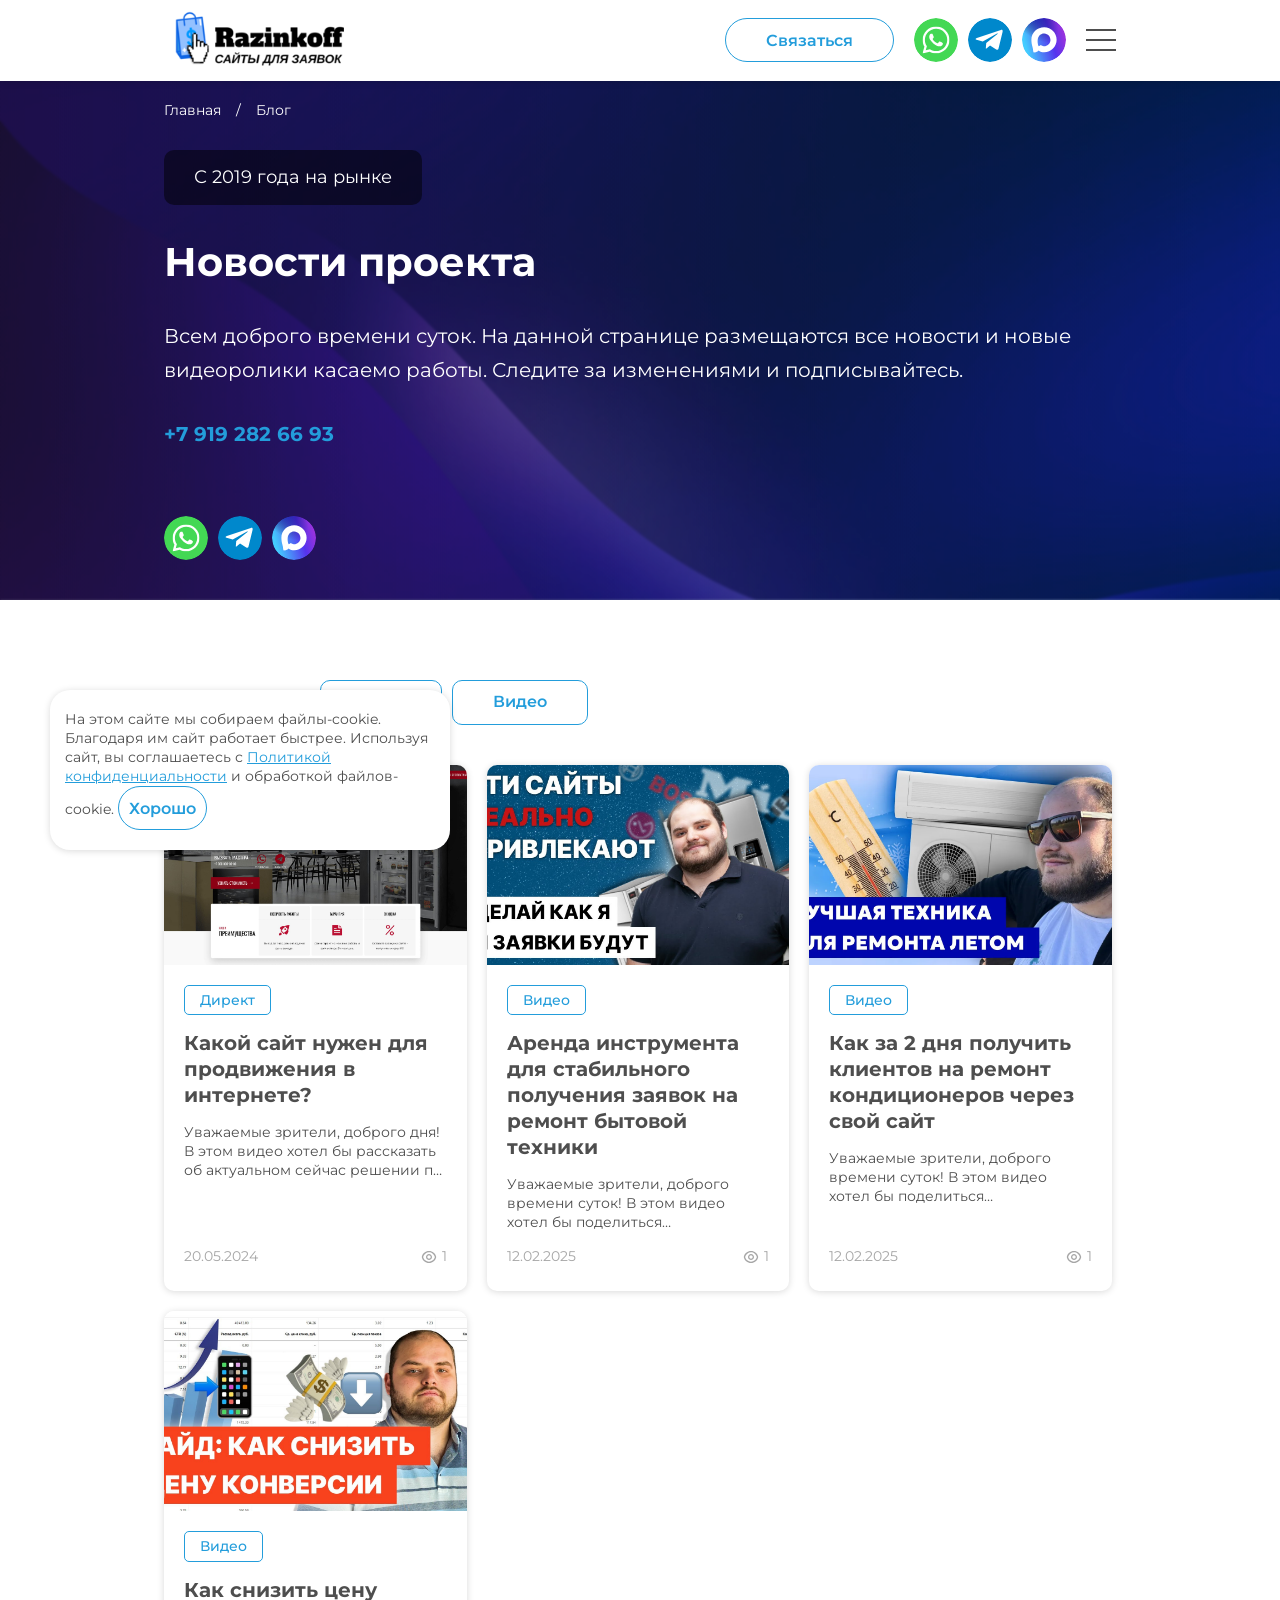
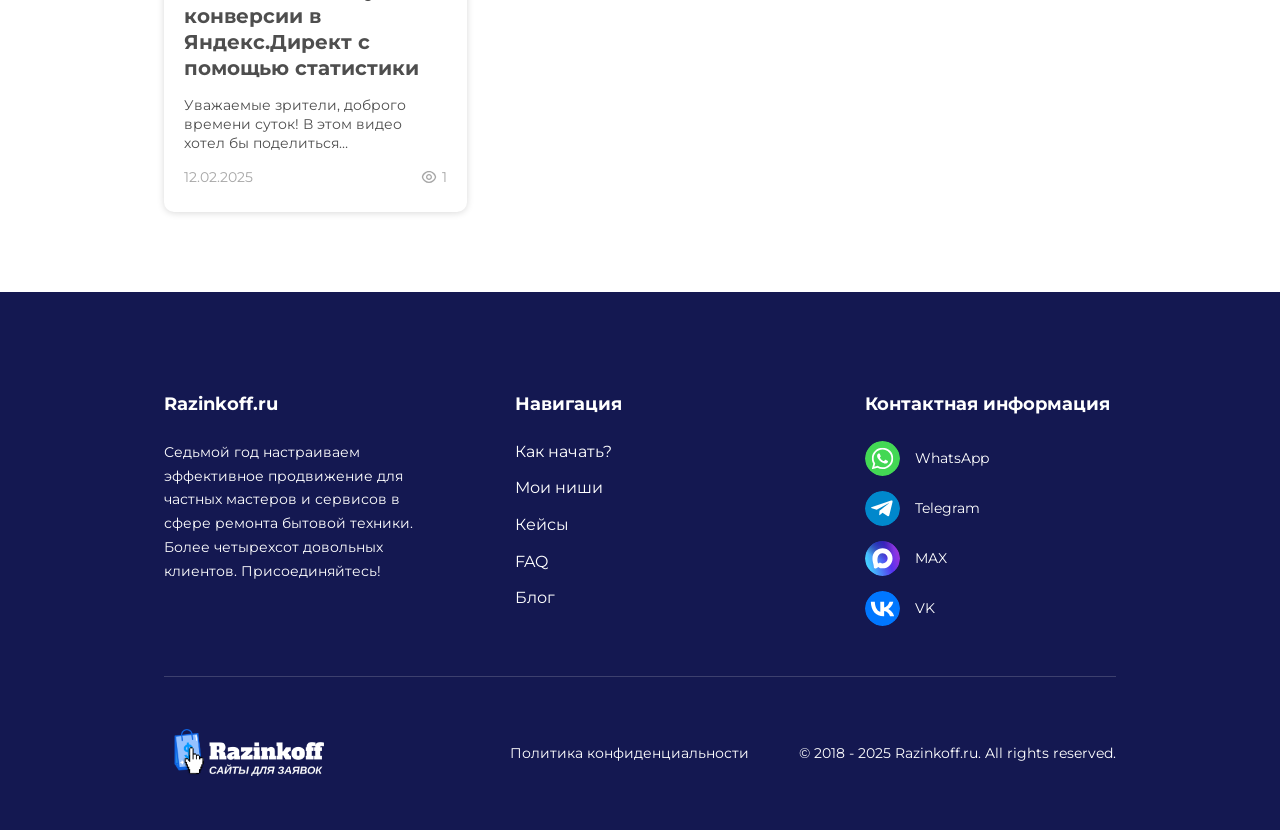
<file: blog.html>
<!DOCTYPE html>
<html lang="ru">

<head>

	<meta charset="utf-8">

	<title>Title</title>
	<meta name="description" content="">

	<meta http-equiv="X-UA-Compatible" content="IE=edge">
	<meta name="viewport" content="width=device-width, initial-scale=1, maximum-scale=1">

	<meta property="og:image" content="path/to/image.jpg">
	<link rel="shortcut icon" href="img/favicon/favicon.ico" type="image/x-icon">
	<link rel="apple-touch-icon" href="img/favicon/apple-touch-icon.png">
	<link rel="apple-touch-icon" sizes="72x72" href="img/favicon/apple-touch-icon-72x72.png">
	<link rel="apple-touch-icon" sizes="114x114" href="img/favicon/apple-touch-icon-114x114.png">

	<!-- Chrome, Firefox OS and Opera -->
	<meta name="theme-color" content="#000">
	<!-- Windows Phone -->
	<meta name="msapplication-navbutton-color" content="#000">
	<!-- iOS Safari -->
	<meta name="apple-mobile-web-app-status-bar-style" content="#000">

	<link rel="stylesheet" href="css/main.min.css">

</head>

<body>

	<header class="header">
		<div class="container">
			<div class="row">
				<div class="header-wrapper">
					<a href="index.html" class="header-logo">
						<img src="img/logo.png" alt="#">
					</a>
					<div class="header-block">
						<nav class="header-nav">
							<ul class="nav">
								<li><a href="#start">Как начать?</a></li>
								<li><a href="#nishi">Мои ниши</a></li>
								<li><a href="#cases">Кейсы</a></li>
								<li><a href="#faq">FAQ</a></li>
								<li><a href="#">Блог</a></li>
							</ul>
						</nav>
						<button class="button modal--open" type="button" aria-haspopup="dialog" aria-controls="contact-modal">Связаться</button>
						<ul class="socials">
							<li>
								<a href="https://wa.me/79192826693" target="_blank" title="Перейти в Whatsapp" rel="noopener noreferrer">
									<img src="img/logo-whatsapp.svg" alt="Перейти в Whatsapp">
								</a>
							</li>
							<li>
								<a href="https://t.me/Razinkoff" target="_blank" title="Перейти в Telegram" rel="noopener noreferrer">
									<img src="img/telegram-plane.svg" alt="Перейти в Telegram">
								</a>
							</li>
							<li>
								<a href="#" target="_blank" title="Перейти в Max" rel="noopener noreferrer">
									<img src="img/MAX.svg" alt="Перейти в Max">
								</a>
							</li>
						</ul>
					</div>
					<div class="header-tablet">
						<button class="button modal--open" type="button" aria-haspopup="dialog" aria-controls="contact-modal">Связаться</button>
						<ul class="socials">
							<li>
								<a href="https://wa.me/79192826693" target="_blank" title="Перейти в Whatsapp" rel="noopener noreferrer">
									<img src="img/logo-whatsapp.svg" alt="Перейти в Whatsapp">
								</a>
							</li>
							<li>
								<a href="https://t.me/Razinkoff" target="_blank" title="Перейти в Telegram" rel="noopener noreferrer">
									<img src="img/telegram-plane.svg" alt="Перейти в Telegram">
								</a>
							</li>
							<li>
								<a href="#" target="_blank" title="Перейти в Max" rel="noopener noreferrer">
									<img src="img/MAX.svg" alt="Перейти в Max">
								</a>
							</li>
						</ul>
						<button class="header-burger" title="Открыть меню">
							<span></span><span></span><span></span>
						</button>
					</div>
				</div>
			</div>
		</div>
	</header>

	<main class="main blog blog-archive">
		<section class="section main-hero blog-title">
			<div class="container">
				<div class="row">
					<div class="main-hero__bg">
						<picture>
							<source srcset="img/hero-bg.jpg" media="(max-width: 390px)">
							<img src="img/hero-bg.jpg" alt="#">
						</picture>
					</div>
					<div class="main-hero__wrapper blog-title__wrapper">
						<div class="breadcrumbs" typeof="BreadcrumbList" vocab="https://schema.org/"> 
							<span property="itemListElement" typeof="ListItem">
								<a property="item" typeof="WebPage" title="#" href="#" class="home">
									<span property="name">Главная</span>
								</a>
								<meta property="position" content="1">
							</span>
							/
							<span property="itemListElement" typeof="ListItem">
								<span property="name" class="post post-article current-item">Блог</span>
								<meta property="url" content="single-blog.html">
								<meta property="position" content="4">
							</span>
						</div>
						<div class="overhead fz-20">С 2019 года на рынке</div>
						<h1 class="h1">Новости проекта</h1>
						<p class="fz-24">Всем доброго времени суток. На данной странице размещаются все новости и новые видеоролики касаемо работы. Следите за изменениями и подписывайтесь.</p>
						<a class="main-hero__phone fz-24 phone" href="tel:+79192826693">+7 919 282 66 93</a>
						<ul class="socials">
							<li>
								<a href="https://wa.me/79192826693" target="_blank" title="Перейти в Whatsapp" rel="noopener noreferrer">
									<img src="img/logo-whatsapp.svg" alt="Перейти в Whatsapp">
								</a>
							</li>
							<li>
								<a href="https://t.me/Razinkoff" target="_blank" title="Перейти в Telegram" rel="noopener noreferrer">
									<img src="img/telegram-plane.svg" alt="Перейти в Telegram">
								</a>
							</li>
							<li>
								<a href="#" target="_blank" title="Перейти в MAX" rel="noopener noreferrer">
									<img src="img/MAX.svg" alt="Перейти в MAX">
								</a>
							</li>
						</ul>
					</div>
				</div>
			</div>
		</section>
		<section class="section blog-list">
			<div class="container">
				<div class="row">
					<div class="blog-list__wrapper">
						<div class="blog-list__tags">
							<span class="fz-24">Категории:</span>
							<a href="#" class="tag button">Блог</a>
							<a href="#" class="tag button">Видео</a>
						</div>
						<div class="blog-list__items">
							<div class="item">
								<a href="single-blog.html" class="item-image">
									<img src="img/client-site.jpg" alt="#">
								</a>
								<div class="item-info">
									<div class="item-tags">
										<a href="#" class="tag fz-14">Директ</a>
									</div>
									<a href="single-blog.html" class="item-title h6">Какой сайт нужен для продвижения в интернете?</a>
									<div class="item-subtitle">
										Уважаемые зрители, доброго дня! В этом видео хотел бы рассказать об актуальном сейчас решении по снижении цены цели (конверсии) в Яндекс.Директ с помощью мастера отчетов и статистики. Более подробно в данном видео.
										Приятного просмотра!
									</div>
									<div class="item-counts">
										<div class="item-date">20.05.2024</div>
										<div class="item-views">
											<svg width="16" height="16" viewBox="0 0 16 16" fill="none" xmlns="http://www.w3.org/2000/svg">
												<g clip-path="url(#clip0_589_16655)">
													<path
														d="M8.00173 2C11.5964 2 14.5871 4.58667 15.2144 8C14.5877 11.4133 11.5964 14 8.00173 14C4.40706 14 1.4164 11.4133 0.789062 8C1.41573 4.58667 4.40706 2 8.00173 2ZM8.00173 12.6667C9.36138 12.6664 10.6807 12.2045 11.7436 11.3568C12.8066 10.509 13.5503 9.32552 13.8531 8C13.5492 6.67554 12.805 5.49334 11.7421 4.64668C10.6793 3.80003 9.3606 3.33902 8.00173 3.33902C6.64286 3.33902 5.32419 3.80003 4.26131 4.64668C3.19844 5.49334 2.45424 6.67554 2.1504 8C2.45313 9.32552 3.19685 10.509 4.25983 11.3568C5.32281 12.2045 6.64208 12.6664 8.00173 12.6667ZM8.00173 11C7.20608 11 6.44302 10.6839 5.88041 10.1213C5.3178 9.55871 5.00173 8.79565 5.00173 8C5.00173 7.20435 5.3178 6.44129 5.88041 5.87868C6.44302 5.31607 7.20608 5 8.00173 5C8.79738 5 9.56044 5.31607 10.123 5.87868C10.6857 6.44129 11.0017 7.20435 11.0017 8C11.0017 8.79565 10.6857 9.55871 10.123 10.1213C9.56044 10.6839 8.79738 11 8.00173 11ZM8.00173 9.66667C8.44376 9.66667 8.86768 9.49107 9.18024 9.17851C9.4928 8.86595 9.6684 8.44203 9.6684 8C9.6684 7.55797 9.4928 7.13405 9.18024 6.82149C8.86768 6.50893 8.44376 6.33333 8.00173 6.33333C7.5597 6.33333 7.13578 6.50893 6.82322 6.82149C6.51066 7.13405 6.33506 7.55797 6.33506 8C6.33506 8.44203 6.51066 8.86595 6.82322 9.17851C7.13578 9.49107 7.5597 9.66667 8.00173 9.66667Z"
														fill="currentColor"></path>
												</g>
												<defs>
													<clipPath id="clip0_589_16655">
														<rect width="16" height="16" fill="currentColor"></rect>
													</clipPath>
												</defs>
											</svg>
											<span>1</span>
										</div>
									</div>
								</div>
							</div>
							<div class="item">
								<a href="single-blog.html" class="item-image">
									<img src="img/news-video-1.jpg" alt="#">
								</a>
								<div class="item-info">
									<div class="item-tags">
										<a href="#" class="tag fz-14">Видео</a>
									</div>
									<a href="single-blog.html" class="item-title h6">Аренда инструмента для стабильного получения заявок на ремонт бытовой техники</a>
									<div class="item-subtitle">
										Уважаемые зрители, доброго времени суток! В этом видео хотел бы поделиться привлекающим интерес и доверие сайтом по ремонту холодильников. Показал как и за счет чего достигается доверие со стороны потенциального клиента.
										Приятного просмотра!
									</div>
									<div class="item-counts">
										<div class="item-date">12.02.2025</div>
										<div class="item-views">
											<svg width="16" height="16" viewBox="0 0 16 16" fill="none" xmlns="http://www.w3.org/2000/svg">
												<g clip-path="url(#clip0_589_16655)">
													<path
														d="M8.00173 2C11.5964 2 14.5871 4.58667 15.2144 8C14.5877 11.4133 11.5964 14 8.00173 14C4.40706 14 1.4164 11.4133 0.789062 8C1.41573 4.58667 4.40706 2 8.00173 2ZM8.00173 12.6667C9.36138 12.6664 10.6807 12.2045 11.7436 11.3568C12.8066 10.509 13.5503 9.32552 13.8531 8C13.5492 6.67554 12.805 5.49334 11.7421 4.64668C10.6793 3.80003 9.3606 3.33902 8.00173 3.33902C6.64286 3.33902 5.32419 3.80003 4.26131 4.64668C3.19844 5.49334 2.45424 6.67554 2.1504 8C2.45313 9.32552 3.19685 10.509 4.25983 11.3568C5.32281 12.2045 6.64208 12.6664 8.00173 12.6667ZM8.00173 11C7.20608 11 6.44302 10.6839 5.88041 10.1213C5.3178 9.55871 5.00173 8.79565 5.00173 8C5.00173 7.20435 5.3178 6.44129 5.88041 5.87868C6.44302 5.31607 7.20608 5 8.00173 5C8.79738 5 9.56044 5.31607 10.123 5.87868C10.6857 6.44129 11.0017 7.20435 11.0017 8C11.0017 8.79565 10.6857 9.55871 10.123 10.1213C9.56044 10.6839 8.79738 11 8.00173 11ZM8.00173 9.66667C8.44376 9.66667 8.86768 9.49107 9.18024 9.17851C9.4928 8.86595 9.6684 8.44203 9.6684 8C9.6684 7.55797 9.4928 7.13405 9.18024 6.82149C8.86768 6.50893 8.44376 6.33333 8.00173 6.33333C7.5597 6.33333 7.13578 6.50893 6.82322 6.82149C6.51066 7.13405 6.33506 7.55797 6.33506 8C6.33506 8.44203 6.51066 8.86595 6.82322 9.17851C7.13578 9.49107 7.5597 9.66667 8.00173 9.66667Z"
														fill="currentColor"></path>
												</g>
												<defs>
													<clipPath id="clip0_589_16655">
														<rect width="16" height="16" fill="currentColor"></rect>
													</clipPath>
												</defs>
											</svg>
											<span>1</span>
										</div>
									</div>
								</div>
							</div>
							<div class="item">
								<a href="single-blog.html" class="item-image">
									<img src="img/news-video-2.webp" alt="#">
								</a>
								<div class="item-info">
									<div class="item-tags">
										<a href="#" class="tag fz-14">Видео</a>
									</div>
									<a href="single-blog.html" class="item-title h6">Как за 2 дня получить клиентов на ремонт кондиционеров через свой сайт</a>
									<div class="item-subtitle">
										Уважаемые зрители, доброго времени суток! В этом видео хотел бы поделиться привлекающим интерес и доверие сайтом по ремонту холодильников. Показал как и за счет чего достигается доверие со стороны потенциального клиента.
										Приятного просмотра!
									</div>
									<div class="item-counts">
										<div class="item-date">12.02.2025</div>
										<div class="item-views">
											<svg width="16" height="16" viewBox="0 0 16 16" fill="none" xmlns="http://www.w3.org/2000/svg">
												<g clip-path="url(#clip0_589_16655)">
													<path
														d="M8.00173 2C11.5964 2 14.5871 4.58667 15.2144 8C14.5877 11.4133 11.5964 14 8.00173 14C4.40706 14 1.4164 11.4133 0.789062 8C1.41573 4.58667 4.40706 2 8.00173 2ZM8.00173 12.6667C9.36138 12.6664 10.6807 12.2045 11.7436 11.3568C12.8066 10.509 13.5503 9.32552 13.8531 8C13.5492 6.67554 12.805 5.49334 11.7421 4.64668C10.6793 3.80003 9.3606 3.33902 8.00173 3.33902C6.64286 3.33902 5.32419 3.80003 4.26131 4.64668C3.19844 5.49334 2.45424 6.67554 2.1504 8C2.45313 9.32552 3.19685 10.509 4.25983 11.3568C5.32281 12.2045 6.64208 12.6664 8.00173 12.6667ZM8.00173 11C7.20608 11 6.44302 10.6839 5.88041 10.1213C5.3178 9.55871 5.00173 8.79565 5.00173 8C5.00173 7.20435 5.3178 6.44129 5.88041 5.87868C6.44302 5.31607 7.20608 5 8.00173 5C8.79738 5 9.56044 5.31607 10.123 5.87868C10.6857 6.44129 11.0017 7.20435 11.0017 8C11.0017 8.79565 10.6857 9.55871 10.123 10.1213C9.56044 10.6839 8.79738 11 8.00173 11ZM8.00173 9.66667C8.44376 9.66667 8.86768 9.49107 9.18024 9.17851C9.4928 8.86595 9.6684 8.44203 9.6684 8C9.6684 7.55797 9.4928 7.13405 9.18024 6.82149C8.86768 6.50893 8.44376 6.33333 8.00173 6.33333C7.5597 6.33333 7.13578 6.50893 6.82322 6.82149C6.51066 7.13405 6.33506 7.55797 6.33506 8C6.33506 8.44203 6.51066 8.86595 6.82322 9.17851C7.13578 9.49107 7.5597 9.66667 8.00173 9.66667Z"
														fill="currentColor"></path>
												</g>
												<defs>
													<clipPath id="clip0_589_16655">
														<rect width="16" height="16" fill="currentColor"></rect>
													</clipPath>
												</defs>
											</svg>
											<span>1</span>
										</div>
									</div>
								</div>
							</div>
							<div class="item">
								<a href="single-blog.html" class="item-image">
									<img src="img/news-video-3.jpg" alt="#">
								</a>
								<div class="item-info">
									<div class="item-tags">
										<a href="#" class="tag fz-14">Видео</a>
									</div>
									<a href="single-blog.html" class="item-title h6">Как снизить цену конверсии в Яндекс.Директ с помощью статистики</a>
									<div class="item-subtitle">
										Уважаемые зрители, доброго времени суток! В этом видео хотел бы поделиться привлекающим интерес и доверие сайтом по ремонту холодильников. Показал как и за счет чего достигается доверие со стороны потенциального клиента.
										Приятного просмотра!
									</div>
									<div class="item-counts">
										<div class="item-date">12.02.2025</div>
										<div class="item-views">
											<svg width="16" height="16" viewBox="0 0 16 16" fill="none" xmlns="http://www.w3.org/2000/svg">
												<g clip-path="url(#clip0_589_16655)">
													<path
														d="M8.00173 2C11.5964 2 14.5871 4.58667 15.2144 8C14.5877 11.4133 11.5964 14 8.00173 14C4.40706 14 1.4164 11.4133 0.789062 8C1.41573 4.58667 4.40706 2 8.00173 2ZM8.00173 12.6667C9.36138 12.6664 10.6807 12.2045 11.7436 11.3568C12.8066 10.509 13.5503 9.32552 13.8531 8C13.5492 6.67554 12.805 5.49334 11.7421 4.64668C10.6793 3.80003 9.3606 3.33902 8.00173 3.33902C6.64286 3.33902 5.32419 3.80003 4.26131 4.64668C3.19844 5.49334 2.45424 6.67554 2.1504 8C2.45313 9.32552 3.19685 10.509 4.25983 11.3568C5.32281 12.2045 6.64208 12.6664 8.00173 12.6667ZM8.00173 11C7.20608 11 6.44302 10.6839 5.88041 10.1213C5.3178 9.55871 5.00173 8.79565 5.00173 8C5.00173 7.20435 5.3178 6.44129 5.88041 5.87868C6.44302 5.31607 7.20608 5 8.00173 5C8.79738 5 9.56044 5.31607 10.123 5.87868C10.6857 6.44129 11.0017 7.20435 11.0017 8C11.0017 8.79565 10.6857 9.55871 10.123 10.1213C9.56044 10.6839 8.79738 11 8.00173 11ZM8.00173 9.66667C8.44376 9.66667 8.86768 9.49107 9.18024 9.17851C9.4928 8.86595 9.6684 8.44203 9.6684 8C9.6684 7.55797 9.4928 7.13405 9.18024 6.82149C8.86768 6.50893 8.44376 6.33333 8.00173 6.33333C7.5597 6.33333 7.13578 6.50893 6.82322 6.82149C6.51066 7.13405 6.33506 7.55797 6.33506 8C6.33506 8.44203 6.51066 8.86595 6.82322 9.17851C7.13578 9.49107 7.5597 9.66667 8.00173 9.66667Z"
														fill="currentColor"></path>
												</g>
												<defs>
													<clipPath id="clip0_589_16655">
														<rect width="16" height="16" fill="currentColor"></rect>
													</clipPath>
												</defs>
											</svg>
											<span>1</span>
										</div>
									</div>
								</div>
							</div>
						</div>
					</div>
				</div>
			</div>
		</section>
	</main>

	<footer class="footer">
		<div class="container">
			<div class="row">
				<div class="footer-top">
					<div class="footer-info footer-block">
						<div class="title fz-20">Razinkoff.ru</div>
						<div class="text fz-18">
							Седьмой год настраиваем эффективное продвижение для частных мастеров и сервисов в сфере ремонта бытовой техники.<br>
							Более четырехсот довольных клиентов. Присоединяйтесь!
						</div>
					</div>
					<div class="footer-nav footer-block">
						<div class="title fz-20">Навигация</div>
						<nav>
							<ul class="nav">
								<li><a href="#start">Как начать?</a></li>
								<li><a href="#nishi">Мои ниши</a></li>
								<li><a href="#cases">Кейсы</a></li>
								<li><a href="#faq">FAQ</a></li>
								<li><a href="#">Блог</a></li>
							</ul>
						</nav>
					</div>
					<div class="footer-contacts footer-block">
						<div class="title fz-20">Контактная информация</div>
						<ul class="socials">
							<li>
								<a href="https://wa.me/79192826693" target="_blank" title="Перейти в WhatsApp" rel="noopener noreferrer">
									<img src="img/logo-whatsapp.svg" alt="Перейти в WhatsApp">
									<span class="fz-18">WhatsApp</span>
								</a>
							</li>
							<li>
								<a href="https://t.me/Razinkoff" target="_blank" title="Перейти в Telegram" rel="noopener noreferrer">
									<img src="img/telegram-plane.svg" alt="Перейти в Telegram">
									<span class="fz-18">Telegram</span>
								</a>
							</li>
							<li>
								<a href="#" target="_blank" title="Перейти в MAX" rel="noopener noreferrer">
									<img src="img/MAX.svg" alt="Перейти в MAX">
									<span class="fz-18">MAX</span>
								</a>
							</li>
							<li>
								<a href="https://vk.com/delaemsaitidlyavas" target="_blank" title="Перейти в VK" rel="noopener noreferrer">
									<img src="img/vk.svg" alt="Перейти в VK">
									<span class="fz-18">VK</span>
								</a>
							</li>
						</ul>
					</div>
				</div>
				<div class="footer-bottom">
					<div class="footer-logo">
						<img src="img/logo-footer.png" alt="#">
					</div>
					<a href="#" class="privacy fz-18">Политика конфиденциальности</a>
					<div class="copyright fz-18">© 2018 - 2025 Razinkoff.ru. All rights reserved.</div>
				</div>
			</div>
		</div>
	</footer>

	<div class="modal modal--general" role="dialog" aria-modal="true">
		<div class="modal-wrapper">
			<div class="modal-close">
				<svg width="24" height="24" viewBox="0 0 24 24" fill="none" xmlns="http://www.w3.org/2000/svg">
					<path d="M4.7998 4.7998L19.1998 19.1998M4.7998 19.1998L19.1998 4.7998" stroke="white" stroke-width="2.5"
						stroke-linecap="round" stroke-linejoin="round"></path>
				</svg>
			</div>
			<div class="modal-left">
				<img src="img/raz-modal.jpg" alt="#">
			</div>
			<div class="modal-right">
				<div class="modal-ways">
					<div class="item">
						<img src="img/modal-way-1.svg" alt="#">
					</div>
					<svg xmlns="http://www.w3.org/2000/svg" id="nc_icon" xml:space="preserve" viewBox="0 0 24 24">
						<g fill="none" stroke="currentColor" stroke-miterlimit="10" class="nc-icon-wrapper">
							<path d="M2 12h20" data-cap="butt" data-color="color-2" vector-effect="non-scaling-stroke" />
							<path stroke-linecap="square" d="m15 5 7 7-7 7" vector-effect="non-scaling-stroke" />
						</g>
					</svg>
					<div class="item">
						<img src="img/modal-way-2.svg" alt="#">
					</div>
					<svg xmlns="http://www.w3.org/2000/svg" id="nc_icon" xml:space="preserve" viewBox="0 0 24 24">
						<g fill="none" stroke="currentColor" stroke-miterlimit="10" class="nc-icon-wrapper">
							<path d="M2 12h20" data-cap="butt" data-color="color-2" vector-effect="non-scaling-stroke" />
							<path stroke-linecap="square" d="m15 5 7 7-7 7" vector-effect="non-scaling-stroke" />
						</g>
					</svg>
					<div class="item">
						<img src="img/modal-way-3.svg" alt="#">
					</div>
				</div>
				<div class="fz-24">Оставьте номер и я перезвоню</div>
				<form action="#">
					<span class="wpcf7-form-control-wrap" data-name="tel">
						<input size="40" class="wpcf7-form-control wpcf7-tel wpcf7-validates-as-required wpcf7-text wpcf7-validates-as-tel" aria-required="true" aria-invalid="false" placeholder="Номер телефона" value="" type="tel" name="tel">
					</span>
					<div class="wpcf7-form-control-wrap radio--button fz-14">
						<input class="custom--check" type="checkbox" id="check" name="check">
						<label for="check"><span>Отправляя заявку, Вы соглашаетесь с <a href="/politic" target="_blank">Политикой конфиденциальности</a></span></label>
					</div>
					<button class="button wpcf7-form-control wpcf7-submit" type="submit">
						<span>Отправить</span>
					</button>
				</form>
				<div class="modal-social">
					<span class="info">или свяжитесь с нами<br> удобным для Вас способом:</span>
					<a href="#" class="button button-whatsapp" target="_blank" rel="noopener noreferrer">
						<img src="img/logo-whatsapp.svg" alt="Написать в Whatsapp">
						<span>Написать в Whatsapp</span>
					</a>
					<a href="#" class="button button-telegram" target="_blank" rel="noopener noreferrer">
						<img src="img/telegram-plane.svg" alt="Написать в Telegram">
						<span>Написать в Telegram</span>
					</a>
					<a href="tel:+79192826693" class="button button-phone" target="_blank" rel="noopener noreferrer">
						<img src="img/phone-volume.svg" alt="Позвонить по номеру">
						<span>+7 (919) 282-66-93</span>
					</a>
				</div>
			</div>
		</div>
	</div>

	<div class="modal modal--send">
		<div class="modal-wrapper">
			<div class="modal-close">
				<svg width="14" height="14" viewBox="0 0 14 14" fill="none" xmlns="http://www.w3.org/2000/svg">
					<path d="M1 13L13 1M1 1L13 13" stroke="#0F67FE" stroke-width="2" stroke-linecap="round" stroke-linejoin="round"></path>
				</svg>
			</div>
			<div class="modal--send__message h1">Ваша заявка отправлена!</div>
			<div class="h2">Скоро с вами свяжется наш специалист.</div>
		</div>
	</div>

	<div class="cookies">
		<div class="cookies--wrapper">
			<span>
				На этом сайте мы собираем файлы-cookie. Благодаря им сайт работает быстрее.
				Используя сайт, вы соглашаетесь с <a href="/privacy-policy/" target="_blank">Политикой конфиденциальности</a> и обработкой файлов-cookie.
			</span>
			<button class="button button--gradient cookies--button"><span>Хорошо</span></button>
		</div>
	</div>

	<div class="top" title="Наверх">
		<svg class="svg--icon" viewBox="0 0 16 16" fill="none" xmlns="http://www.w3.org/2000/svg">
			<path d="M6.8801 1.1199L12.9688 7.2086L0.791771 7.20823L0 8L0.791659 8.79166L12.9683 8.79168L6.88002 14.88L8 16L14.8801 9.11989L15.2082 8.79177L16 8L14.88 6.88001L8 9.48178e-07L6.8801 1.1199Z"></path>
		</svg>
	</div>

	<script src="js/scripts.min.js"></script>

</body>
</html>
</file>
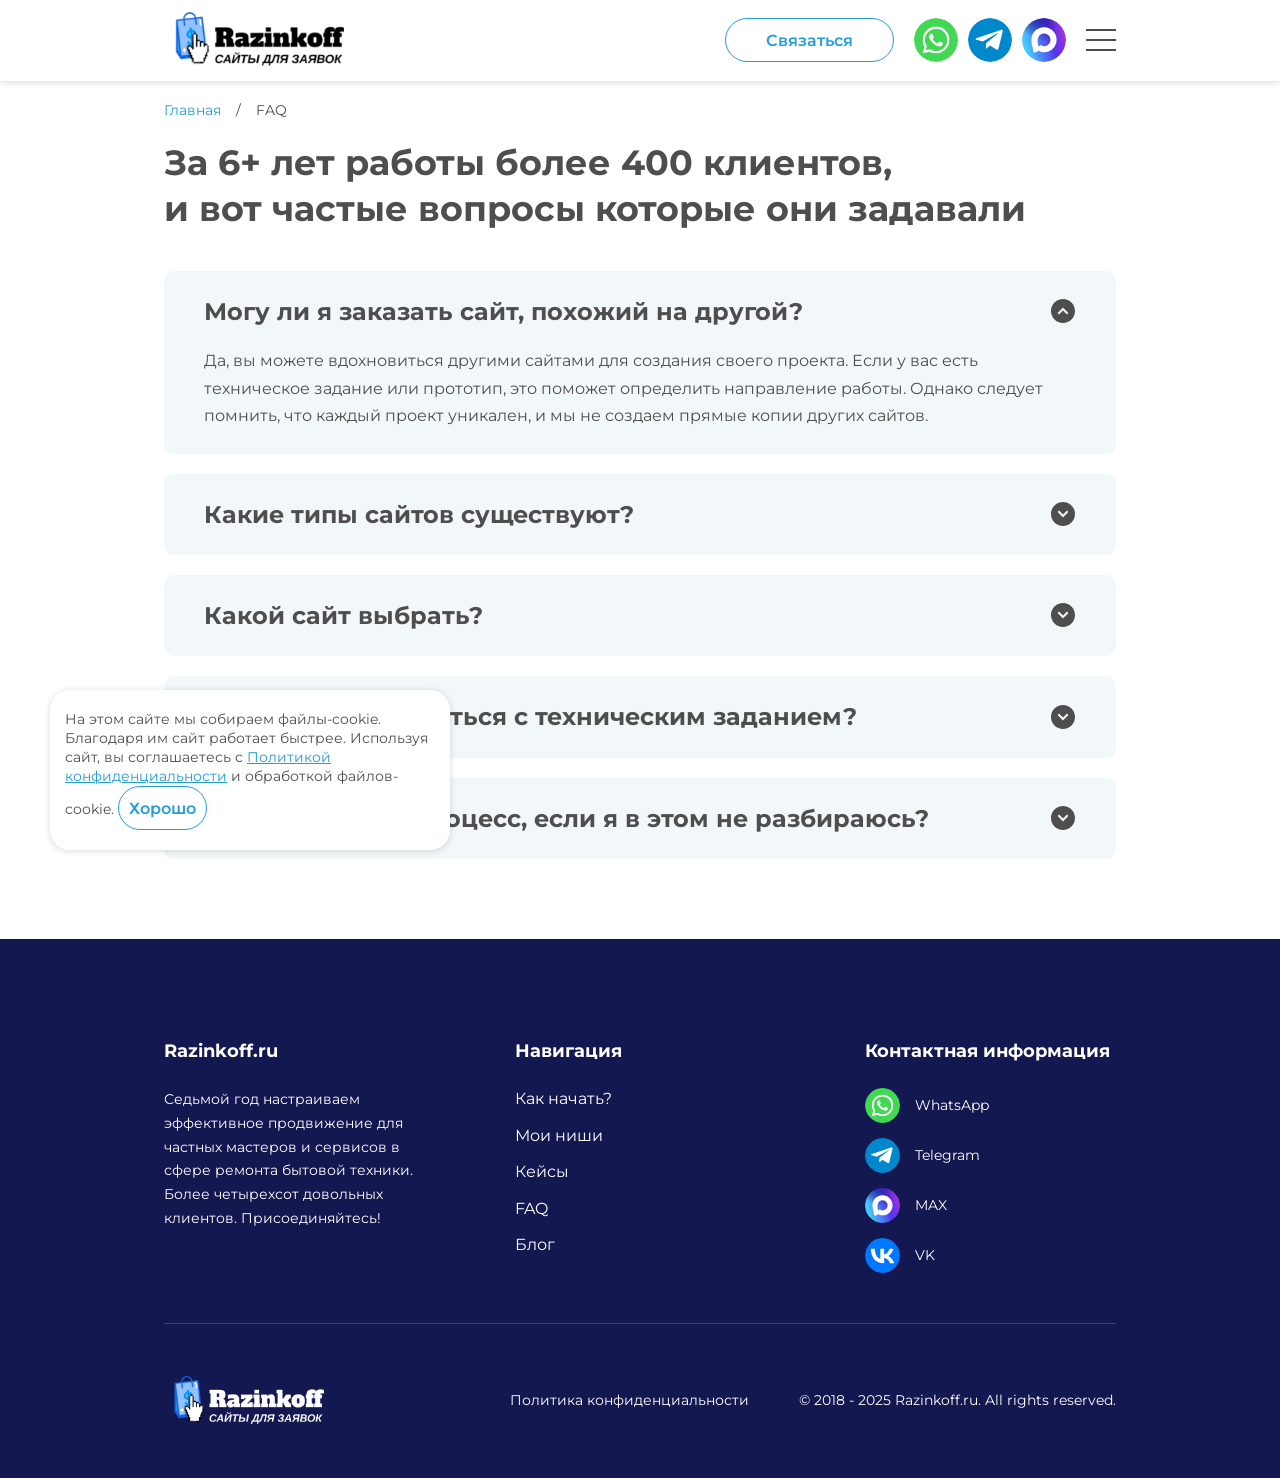
<file: faq.html>
<!DOCTYPE html>
<html lang="ru">

<head>

	<meta charset="utf-8">

	<title>Title</title>
	<meta name="description" content="">

	<meta http-equiv="X-UA-Compatible" content="IE=edge">
	<meta name="viewport" content="width=device-width, initial-scale=1, maximum-scale=1">

	<meta property="og:image" content="path/to/image.jpg">
	<link rel="shortcut icon" href="img/favicon/favicon.ico" type="image/x-icon">
	<link rel="apple-touch-icon" href="img/favicon/apple-touch-icon.png">
	<link rel="apple-touch-icon" sizes="72x72" href="img/favicon/apple-touch-icon-72x72.png">
	<link rel="apple-touch-icon" sizes="114x114" href="img/favicon/apple-touch-icon-114x114.png">

	<!-- Chrome, Firefox OS and Opera -->
	<meta name="theme-color" content="#000">
	<!-- Windows Phone -->
	<meta name="msapplication-navbutton-color" content="#000">
	<!-- iOS Safari -->
	<meta name="apple-mobile-web-app-status-bar-style" content="#000">

	<link rel="stylesheet" href="css/main.min.css">

</head>

<body>

	<header class="header">
		<div class="container">
			<div class="row">
				<div class="header-wrapper">
					<a href="index.html" class="header-logo">
						<img src="img/logo.png" alt="#">
					</a>
					<div class="header-block">
						<nav class="header-nav">
							<ul class="nav">
								<li><a href="#start">Как начать?</a></li>
								<li><a href="#nishi">Мои ниши</a></li>
								<li><a href="#cases">Кейсы</a></li>
								<li><a href="faq.html">FAQ</a></li>
								<li><a href="#">Блог</a></li>
							</ul>
						</nav>
						<button class="button modal--open" type="button" aria-haspopup="dialog" aria-controls="contact-modal">Связаться</button>
						<ul class="socials">
							<li>
								<a href="https://wa.me/79192826693" target="_blank" title="Перейти в Whatsapp" rel="noopener noreferrer">
									<img src="img/logo-whatsapp.svg" alt="Перейти в Whatsapp">
								</a>
							</li>
							<li>
								<a href="https://t.me/Razinkoff" target="_blank" title="Перейти в Telegram" rel="noopener noreferrer">
									<img src="img/telegram-plane.svg" alt="Перейти в Telegram">
								</a>
							</li>
							<li>
								<a href="#" target="_blank" title="Перейти в Max" rel="noopener noreferrer">
									<img src="img/MAX.svg" alt="Перейти в Max">
								</a>
							</li>
						</ul>
					</div>
					<div class="header-tablet">
						<button class="button modal--open" type="button" aria-haspopup="dialog" aria-controls="contact-modal">Связаться</button>
						<ul class="socials">
							<li>
								<a href="https://wa.me/79192826693" target="_blank" title="Перейти в Whatsapp" rel="noopener noreferrer">
									<img src="img/logo-whatsapp.svg" alt="Перейти в Whatsapp">
								</a>
							</li>
							<li>
								<a href="https://t.me/Razinkoff" target="_blank" title="Перейти в Telegram" rel="noopener noreferrer">
									<img src="img/telegram-plane.svg" alt="Перейти в Telegram">
								</a>
							</li>
							<li>
								<a href="#" target="_blank" title="Перейти в Max" rel="noopener noreferrer">
									<img src="img/MAX.svg" alt="Перейти в Max">
								</a>
							</li>
						</ul>
						<button class="header-burger" title="Открыть меню">
							<span></span><span></span><span></span>
						</button>
					</div>
				</div>
			</div>
		</div>
	</header>

	<main class="main faq">

		<section class="section main--faq" id="faq">
			<div class="container">
				<div class="row">
					<div class="section-title">
						<div class="breadcrumbs" typeof="BreadcrumbList" vocab="https://schema.org/"> 
							<span property="itemListElement" typeof="ListItem">
								<a property="item" typeof="WebPage" title="#" href="#" class="home">
									<span property="name">Главная</span>
								</a>
								<meta property="position" content="1">
							</span>
							/
							<span property="itemListElement" typeof="ListItem">
								<span property="name" class="post post-article current-item">FAQ</span>
								<meta property="url" content="faq.html">
								<meta property="position" content="2">
							</span>
						</div>
						<h2 class="h2">За 6+ лет работы более 400 клиентов,<br> и вот частые вопросы которые они задавали</h2>
					</div>
					<div class="main--faq__wrapper">
						<div class="main--faq__item button-link">
							<div class="main--faq__item--button">
								<span>Могу ли я заказать сайт, похожий на другой?</span>
								<div class="main--faq__item--icon">
									<div class="main--faq__item--icon__lines">
										<svg xmlns="http://www.w3.org/2000/svg" xml:space="preserve" viewBox="0 0 24 24">
											<path fill="currentColor" d="M12 0C5.383 0 0 5.383 0 12s5.383 12 12 12 12-5.383 12-12S18.617 0 12 0zm-2 17.414L8.586 16l4-4-4-4L10 6.586 15.414 12 10 17.414z"></path>
										</svg>
									</div>
								</div>
							</div>
							<div class="main--faq__item--answer redactor fz-18">
								<p>
									Да, вы можете вдохновиться другими сайтами для создания своего проекта. Если у вас есть техническое задание или
									прототип, это поможет определить направление работы. Однако следует помнить, что каждый проект уникален, и мы не создаем
									прямые копии других сайтов.
								</p>
							</div>
						</div>
						<div class="main--faq__item button-link">
							<div class="main--faq__item--button">
								<span>Какие типы сайтов существуют?</span>
								<div class="main--faq__item--icon">
									<div class="main--faq__item--icon__lines">
										<svg xmlns="http://www.w3.org/2000/svg" xml:space="preserve" viewBox="0 0 24 24">
											<path fill="currentColor" d="M12 0C5.383 0 0 5.383 0 12s5.383 12 12 12 12-5.383 12-12S18.617 0 12 0zm-2 17.414L8.586 16l4-4-4-4L10 6.586 15.414 12 10 17.414z"></path>
										</svg>
									</div>
								</div>
							</div>
							<div class="main--faq__item--answer redactor fz-18">
								<p>
									Существует множество различных типов сайтов, и выбор зависит от целей и направления вашего бизнеса. Вот некоторые из них:
								</p>
								<ul>
									<li>
										Лендинг или одностраничный сайт: это страница, которая обычно используется для продажи конкретных товаров или услуг. Он
										может быть эффективным инструментом интернет-маркетинга и подходит для новых бизнесов, но не предназначен для большого
										объема информации.
									</li>
									<li>
										Создание интернет-магазина дает компаниям возможность продажи своих товаров и услуг через онлайн-платформу, расширяя
										доступность их продукции для клиентов, облегчая процесс покупки и предоставляя гибкость в управлении бизнесом без
										привязки к конкретному месту и времени.
									</li>
									<li>
										Корпоративный сайт играет ключевую роль для предприятия, предоставляя информацию о компании, ее продукции и услугах.
										Разработка такого сайта может быть сложной и включает множество страниц.
									</li>
									<li>
										Информационный портал - это онлайн-платформа, которая предоставляет разнообразные услуги и призвана привлекать и
										удерживать широкую аудиторию. Эти порталы регулярно обновляются контентом и имеют сложную структуру, включающую
										множество разделов и категорий.
									</li>
								</ul>
							</div>
						</div>
						<div class="main--faq__item button-link">
							<div class="main--faq__item--button">
								<span>Какой сайт выбрать?</span>
								<div class="main--faq__item--icon">
									<div class="main--faq__item--icon__lines">
										<svg xmlns="http://www.w3.org/2000/svg" xml:space="preserve" viewBox="0 0 24 24">
											<path fill="currentColor" d="M12 0C5.383 0 0 5.383 0 12s5.383 12 12 12 12-5.383 12-12S18.617 0 12 0zm-2 17.414L8.586 16l4-4-4-4L10 6.586 15.414 12 10 17.414z"></path>
										</svg>
									</div>
								</div>
							</div>
							<div class="main--faq__item--answer redactor fz-18">
								<p>
									В первую очередь это зависит от поставленных задач, целей и бюджета. Решение всегда уникально и зависит от
									потребностей клиента. Некоторые предпочитают сэкономить. В таком случае имеет смысл рассмотреть вариант с использованием
									конструктора. Это быстро, недорого и без лишних сложностей. Однако в дальнейшем возможны сложности при внесении
									изменений в такой сайт.
								</p>
								<p>
									На начальных этапах проекта крайне важно понять клиента, определить его потребности и ожидания. Если становится
									очевидным, что подходит стандартное решение, мы предлагаем шаблон и объясняем его преимущества по сравнению с более
									затратным и сложным проектом, разрабатываемым с нуля.
								</p>
								<p>
									Допустим, вы осуществляете запуск интернет-магазина и не требуете сложных инструментов. Тогда разумным выбором будет использование конструктора с возможностью покупки трафика.
								</p>
							</div>
						</div>
						<div class="main--faq__item button-link">
							<div class="main--faq__item--button">
								<span>Зачем заморачиваться с техническим заданием?</span>
								<div class="main--faq__item--icon">
									<div class="main--faq__item--icon__lines">
										<svg xmlns="http://www.w3.org/2000/svg" xml:space="preserve" viewBox="0 0 24 24">
											<path fill="currentColor" d="M12 0C5.383 0 0 5.383 0 12s5.383 12 12 12 12-5.383 12-12S18.617 0 12 0zm-2 17.414L8.586 16l4-4-4-4L10 6.586 15.414 12 10 17.414z"></path>
										</svg>
									</div>
								</div>
							</div>
							<div class="main--faq__item--answer redactor fz-18">
								<p>
									Техническое задание (ТЗ) - это подробный документ, содержащий все требования к сайту. Его основная цель -
									убедиться, что обе стороны понимают друг друга. Исполнителю необходимо разъяснить процесс разработки, а заказчику - понять, что происходит.
								</p>
								<p>
									Чем подробнее описаны все желания к сайту, тем проще сторонам разобраться в задачах и процессе. В результате сайт
									соответствует ожиданиям заказчика, и все остаются довольны. В документе может быть прописана вся информация о
									работе: от каруселей и адаптивности до кнопок, административной панели, возможных дополнений и прочего.
								</p>
							</div>
						</div>
						<div class="main--faq__item button-link">
							<div class="main--faq__item--button">
								<span>Как вникнуть в процесс, если я в этом не разбираюсь?</span>
								<div class="main--faq__item--icon">
									<div class="main--faq__item--icon__lines">
										<svg xmlns="http://www.w3.org/2000/svg" xml:space="preserve" viewBox="0 0 24 24">
											<path fill="currentColor" d="M12 0C5.383 0 0 5.383 0 12s5.383 12 12 12 12-5.383 12-12S18.617 0 12 0zm-2 17.414L8.586 16l4-4-4-4L10 6.586 15.414 12 10 17.414z"></path>
										</svg>
									</div>
								</div>
							</div>
							<div class="main--faq__item--answer redactor fz-18">
								<p>
									Все зависит от профессионализма исполнителя и вашего участия в проекте. Разработчик легко сможет провести вас через
									этапы, пояснить, что, как и для чего. Важно, чтобы специалисты проявляли интерес, чтобы избежать неприятных ситуаций,
									которые потребуется исправлять позже. Не стесняйтесь задавать вопросы о процессе разработке - ответственный исполнитель
									всегда готов объяснить все детали.
								</p>
								<p>
									Не пугайтесь, если вас часто вовлекают в совместную работу. Это важно на ранних этапах и нужно для того, чтобы окончательный результат соответствовал вашим ожиданиям.
								</p>
								<p>
									Очевидно, что качество сайта прямо зависит от проработанного диалога между заказчиком и исполнителем.
								</p>
							</div>
						</div>
					</div>
				</div>
			</div>
		</section>
	</main>

	<footer class="footer">
		<div class="container">
			<div class="row">
				<div class="footer-top">
					<div class="footer-info footer-block">
						<div class="title fz-20">Razinkoff.ru</div>
						<div class="text fz-18">
							Седьмой год настраиваем эффективное продвижение для частных мастеров и сервисов в сфере ремонта бытовой техники.<br>
							Более четырехсот довольных клиентов. Присоединяйтесь!
						</div>
					</div>
					<div class="footer-nav footer-block">
						<div class="title fz-20">Навигация</div>
						<nav>
							<ul class="nav">
								<li><a href="#start">Как начать?</a></li>
								<li><a href="#nishi">Мои ниши</a></li>
								<li><a href="#cases">Кейсы</a></li>
								<li><a href="#faq">FAQ</a></li>
								<li><a href="#">Блог</a></li>
							</ul>
						</nav>
					</div>
					<div class="footer-contacts footer-block">
						<div class="title fz-20">Контактная информация</div>
						<ul class="socials">
							<li>
								<a href="https://wa.me/79192826693" target="_blank" title="Перейти в WhatsApp" rel="noopener noreferrer">
									<img src="img/logo-whatsapp.svg" alt="Перейти в WhatsApp">
									<span class="fz-18">WhatsApp</span>
								</a>
							</li>
							<li>
								<a href="https://t.me/Razinkoff" target="_blank" title="Перейти в Telegram" rel="noopener noreferrer">
									<img src="img/telegram-plane.svg" alt="Перейти в Telegram">
									<span class="fz-18">Telegram</span>
								</a>
							</li>
							<li>
								<a href="#" target="_blank" title="Перейти в MAX" rel="noopener noreferrer">
									<img src="img/MAX.svg" alt="Перейти в MAX">
									<span class="fz-18">MAX</span>
								</a>
							</li>
							<li>
								<a href="https://vk.com/delaemsaitidlyavas" target="_blank" title="Перейти в VK" rel="noopener noreferrer">
									<img src="img/vk.svg" alt="Перейти в VK">
									<span class="fz-18">VK</span>
								</a>
							</li>
						</ul>
					</div>
				</div>
				<div class="footer-bottom">
					<div class="footer-logo">
						<img src="img/logo-footer.png" alt="#">
					</div>
					<a href="#" class="privacy fz-18">Политика конфиденциальности</a>
					<div class="copyright fz-18">© 2018 - 2025 Razinkoff.ru. All rights reserved.</div>
				</div>
			</div>
		</div>
	</footer>

	<div class="modal modal--general" role="dialog" aria-modal="true">
		<div class="modal-wrapper">
			<div class="modal-close">
				<svg width="24" height="24" viewBox="0 0 24 24" fill="none" xmlns="http://www.w3.org/2000/svg">
					<path d="M4.7998 4.7998L19.1998 19.1998M4.7998 19.1998L19.1998 4.7998" stroke="white" stroke-width="2.5"
						stroke-linecap="round" stroke-linejoin="round"></path>
				</svg>
			</div>
			<div class="modal-left">
				<img src="img/raz-modal.jpg" alt="#">
			</div>
			<div class="modal-right">
				<div class="modal-ways">
					<div class="item">
						<img src="img/modal-way-1.svg" alt="#">
					</div>
					<svg xmlns="http://www.w3.org/2000/svg" id="nc_icon" xml:space="preserve" viewBox="0 0 24 24">
						<g fill="none" stroke="currentColor" stroke-miterlimit="10" class="nc-icon-wrapper">
							<path d="M2 12h20" data-cap="butt" data-color="color-2" vector-effect="non-scaling-stroke" />
							<path stroke-linecap="square" d="m15 5 7 7-7 7" vector-effect="non-scaling-stroke" />
						</g>
					</svg>
					<div class="item">
						<img src="img/modal-way-2.svg" alt="#">
					</div>
					<svg xmlns="http://www.w3.org/2000/svg" id="nc_icon" xml:space="preserve" viewBox="0 0 24 24">
						<g fill="none" stroke="currentColor" stroke-miterlimit="10" class="nc-icon-wrapper">
							<path d="M2 12h20" data-cap="butt" data-color="color-2" vector-effect="non-scaling-stroke" />
							<path stroke-linecap="square" d="m15 5 7 7-7 7" vector-effect="non-scaling-stroke" />
						</g>
					</svg>
					<div class="item">
						<img src="img/modal-way-3.svg" alt="#">
					</div>
				</div>
				<div class="fz-24">Оставьте номер и я перезвоню</div>
				<form action="#">
					<span class="wpcf7-form-control-wrap" data-name="tel">
						<input size="40" class="wpcf7-form-control wpcf7-tel wpcf7-validates-as-required wpcf7-text wpcf7-validates-as-tel" aria-required="true" aria-invalid="false" placeholder="Номер телефона" value="" type="tel" name="tel">
					</span>
					<div class="wpcf7-form-control-wrap radio--button fz-14">
						<input class="custom--check" type="checkbox" id="check" name="check">
						<label for="check"><span>Отправляя заявку, Вы соглашаетесь с <a href="/politic" target="_blank">Политикой конфиденциальности</a></span></label>
					</div>
					<button class="button wpcf7-form-control wpcf7-submit" type="submit">
						<span>Отправить</span>
					</button>
				</form>
				<div class="modal-social">
					<span class="info">или свяжитесь с нами<br> удобным для Вас способом:</span>
					<a href="#" class="button button-whatsapp" target="_blank" rel="noopener noreferrer">
						<img src="img/logo-whatsapp.svg" alt="Написать в Whatsapp">
						<span>Написать в Whatsapp</span>
					</a>
					<a href="#" class="button button-telegram" target="_blank" rel="noopener noreferrer">
						<img src="img/telegram-plane.svg" alt="Написать в Telegram">
						<span>Написать в Telegram</span>
					</a>
					<a href="tel:+79192826693" class="button button-phone" target="_blank" rel="noopener noreferrer">
						<img src="img/phone-volume.svg" alt="Позвонить по номеру">
						<span>+7 (919) 282-66-93</span>
					</a>
				</div>
			</div>
		</div>
	</div>

	<div class="modal modal--send">
		<div class="modal-wrapper">
			<div class="modal-close">
				<svg width="14" height="14" viewBox="0 0 14 14" fill="none" xmlns="http://www.w3.org/2000/svg">
					<path d="M1 13L13 1M1 1L13 13" stroke="#0F67FE" stroke-width="2" stroke-linecap="round" stroke-linejoin="round"></path>
				</svg>
			</div>
			<div class="modal--send__message h1">Ваша заявка отправлена!</div>
			<div class="h2">Скоро с вами свяжется наш специалист.</div>
		</div>
	</div>

	<div class="cookies">
		<div class="cookies--wrapper">
			<span>
				На этом сайте мы собираем файлы-cookie. Благодаря им сайт работает быстрее.
				Используя сайт, вы соглашаетесь с <a href="/privacy-policy/" target="_blank">Политикой конфиденциальности</a> и обработкой файлов-cookie.
			</span>
			<button class="button button--gradient cookies--button"><span>Хорошо</span></button>
		</div>
	</div>

	<div class="top" title="Наверх">
		<svg class="svg--icon" viewBox="0 0 16 16" fill="none" xmlns="http://www.w3.org/2000/svg">
			<path d="M6.8801 1.1199L12.9688 7.2086L0.791771 7.20823L0 8L0.791659 8.79166L12.9683 8.79168L6.88002 14.88L8 16L14.8801 9.11989L15.2082 8.79177L16 8L14.88 6.88001L8 9.48178e-07L6.8801 1.1199Z"></path>
		</svg>
	</div>

	<script src="js/scripts.min.js"></script>

</body>
</html>
</file>
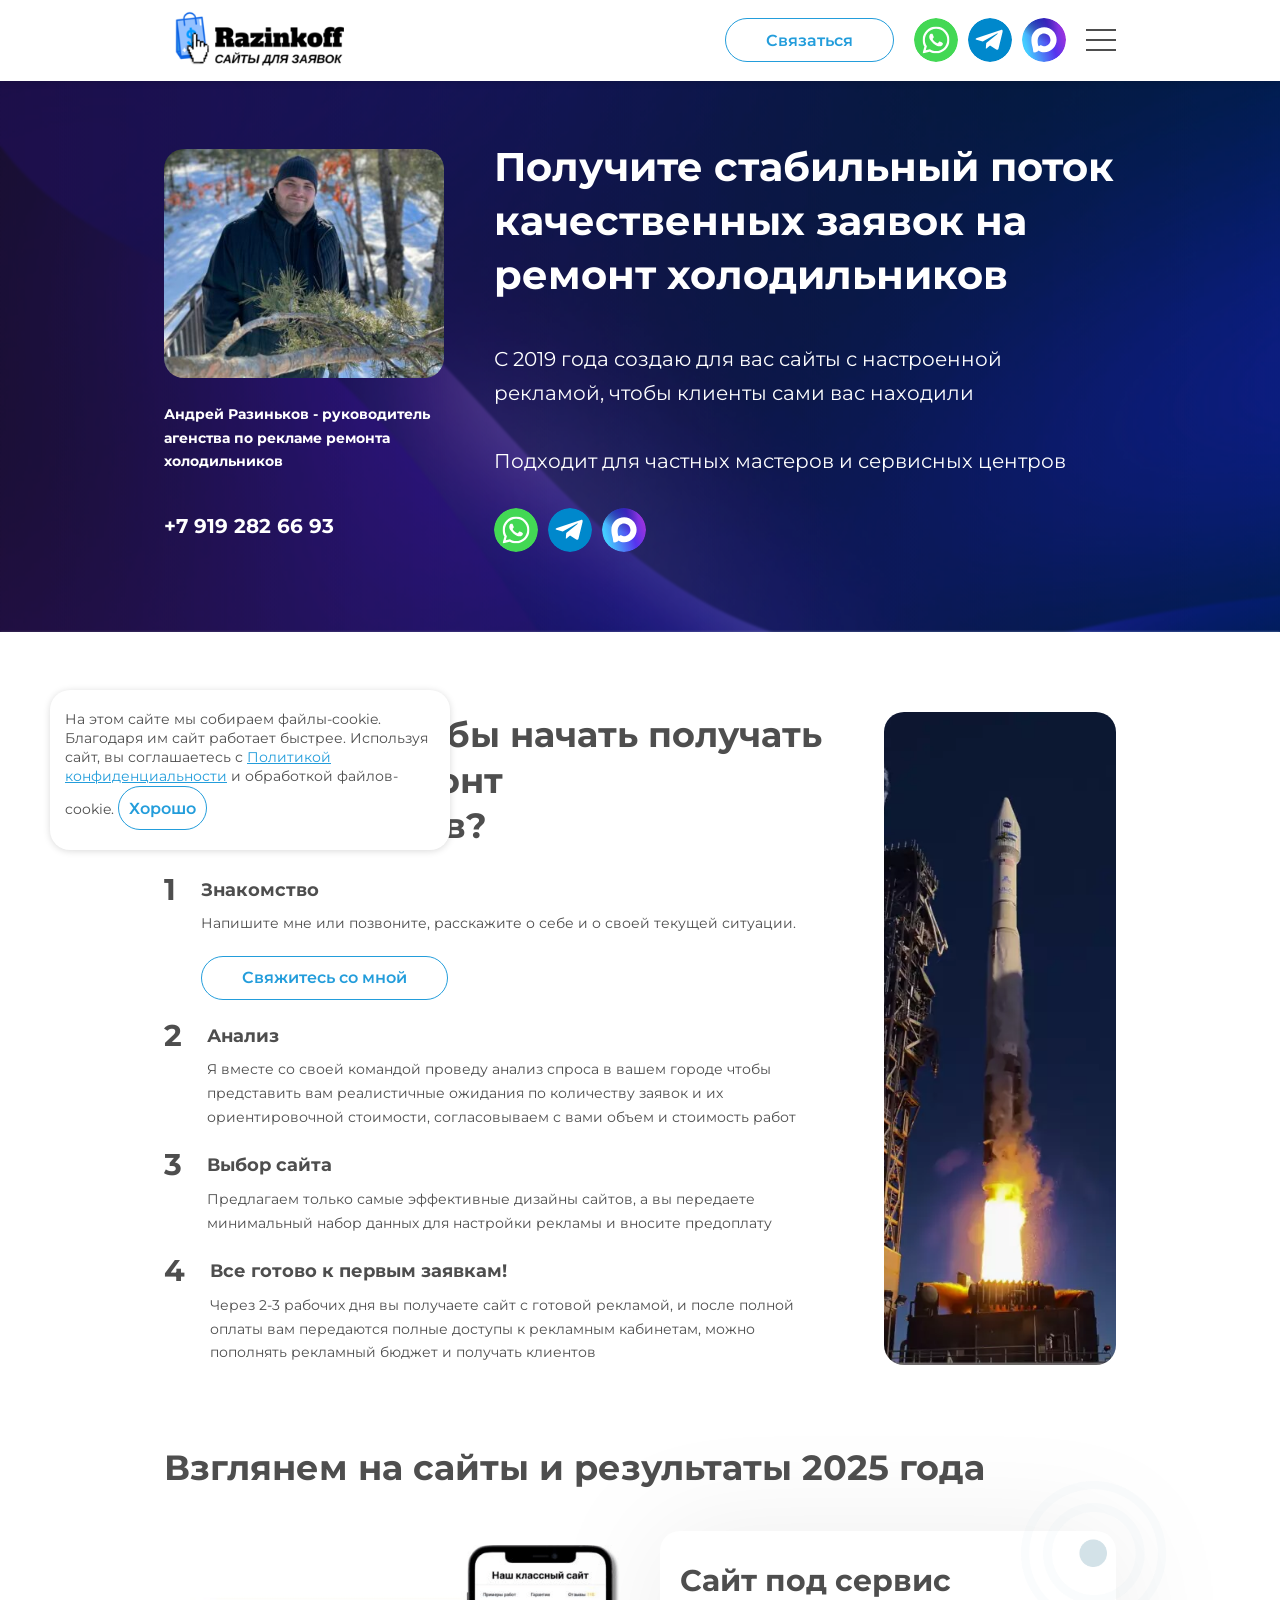
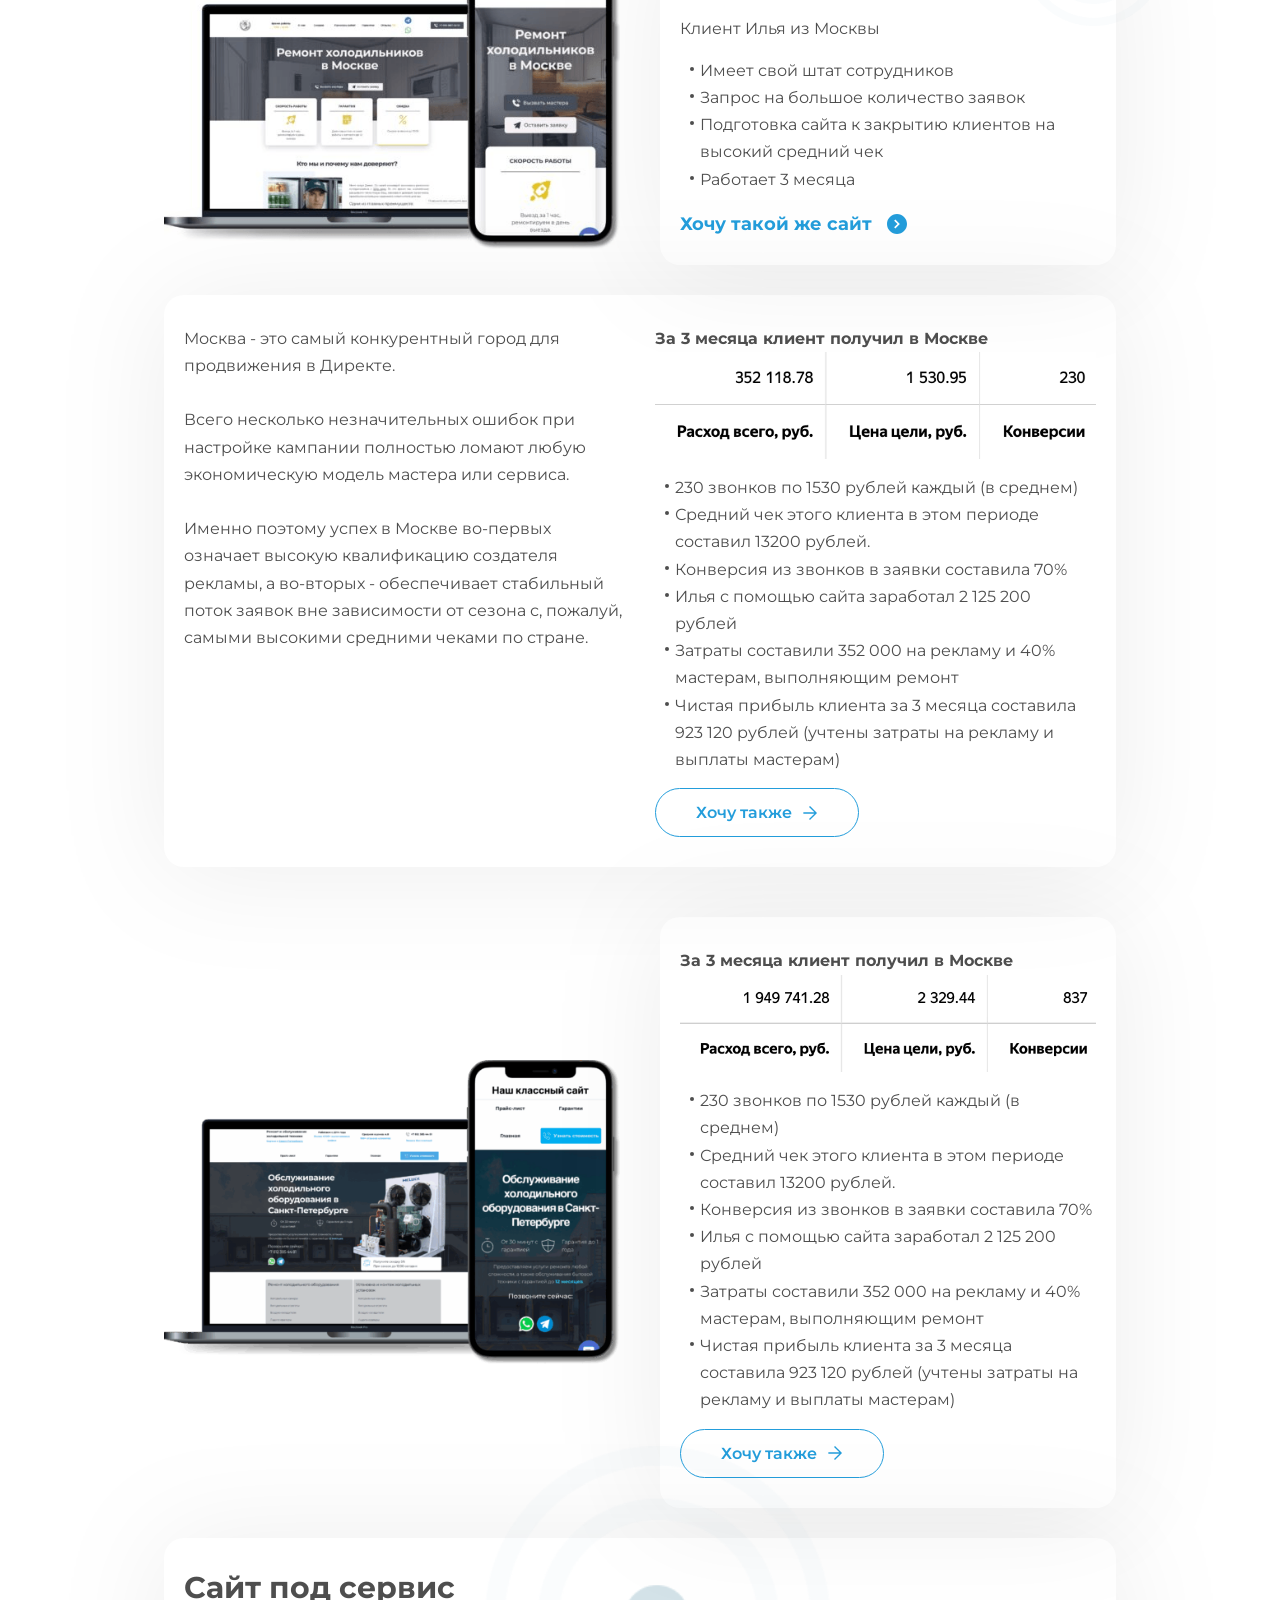
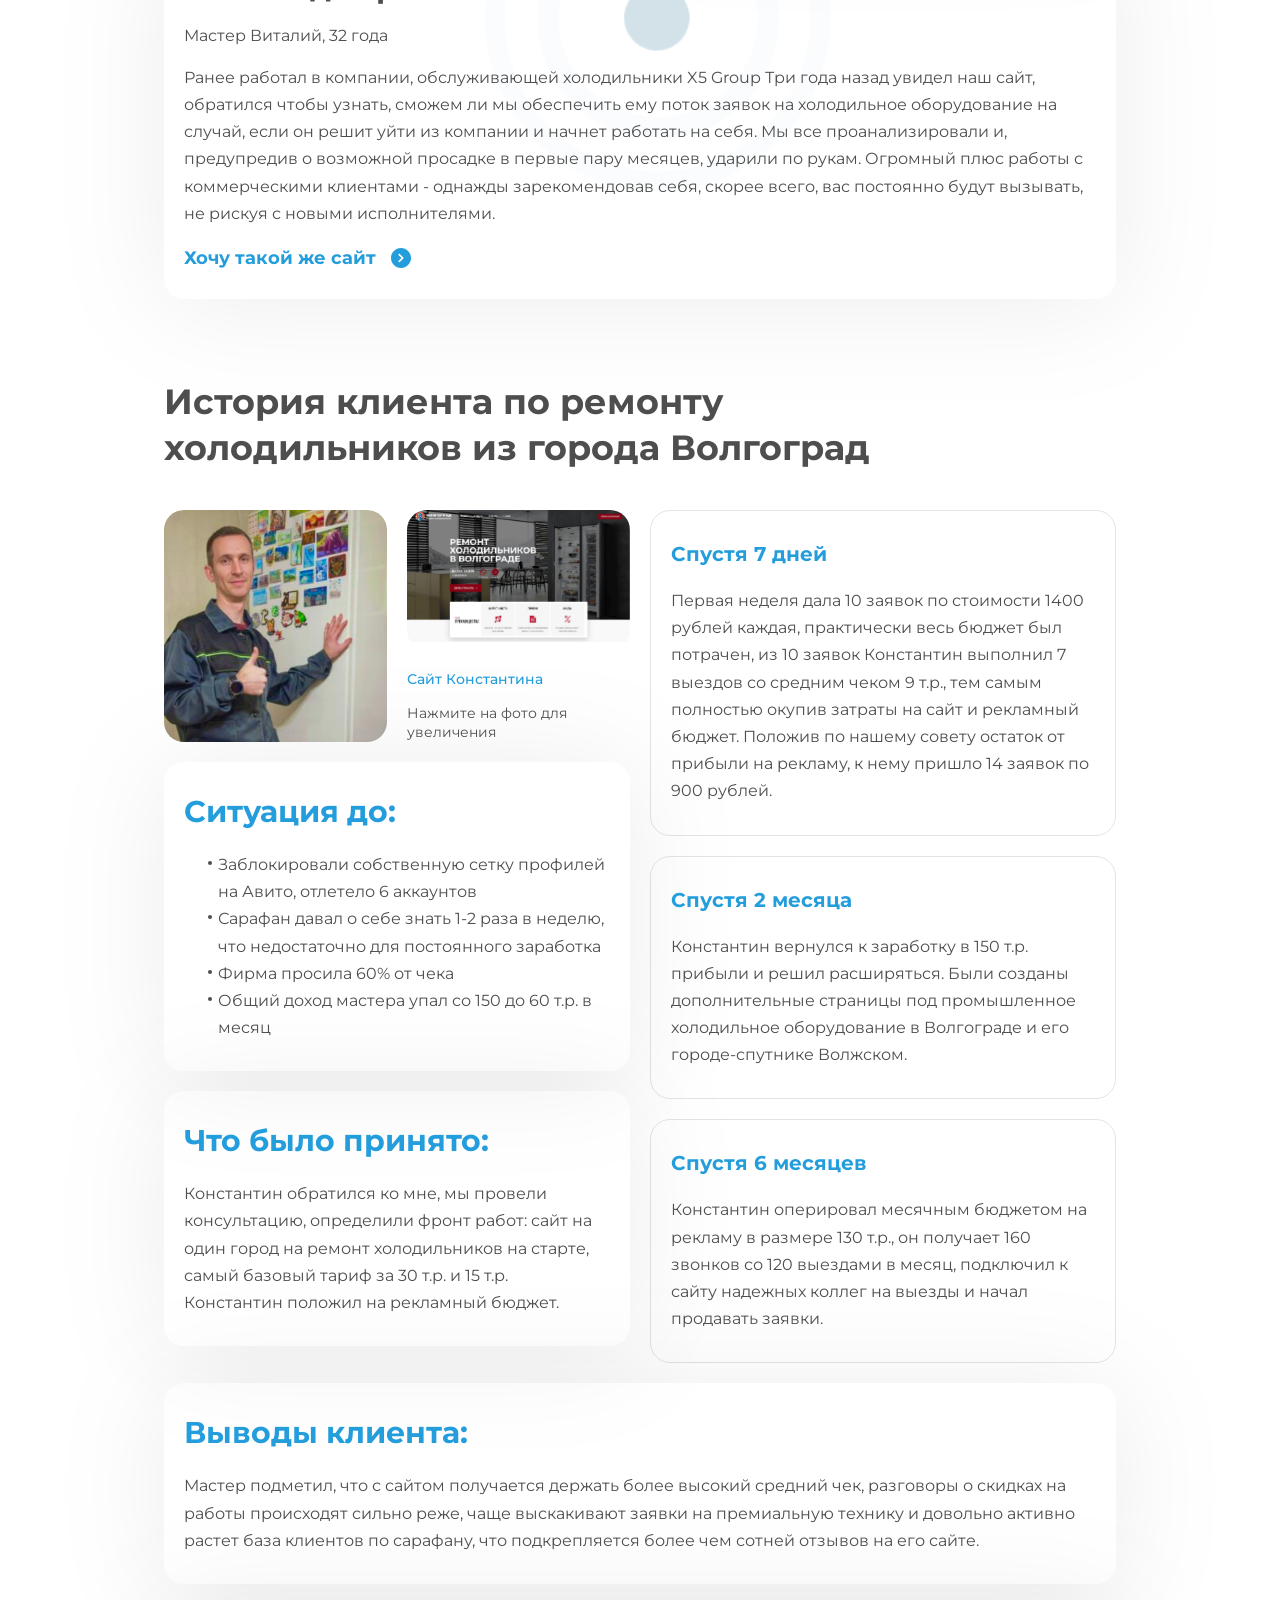
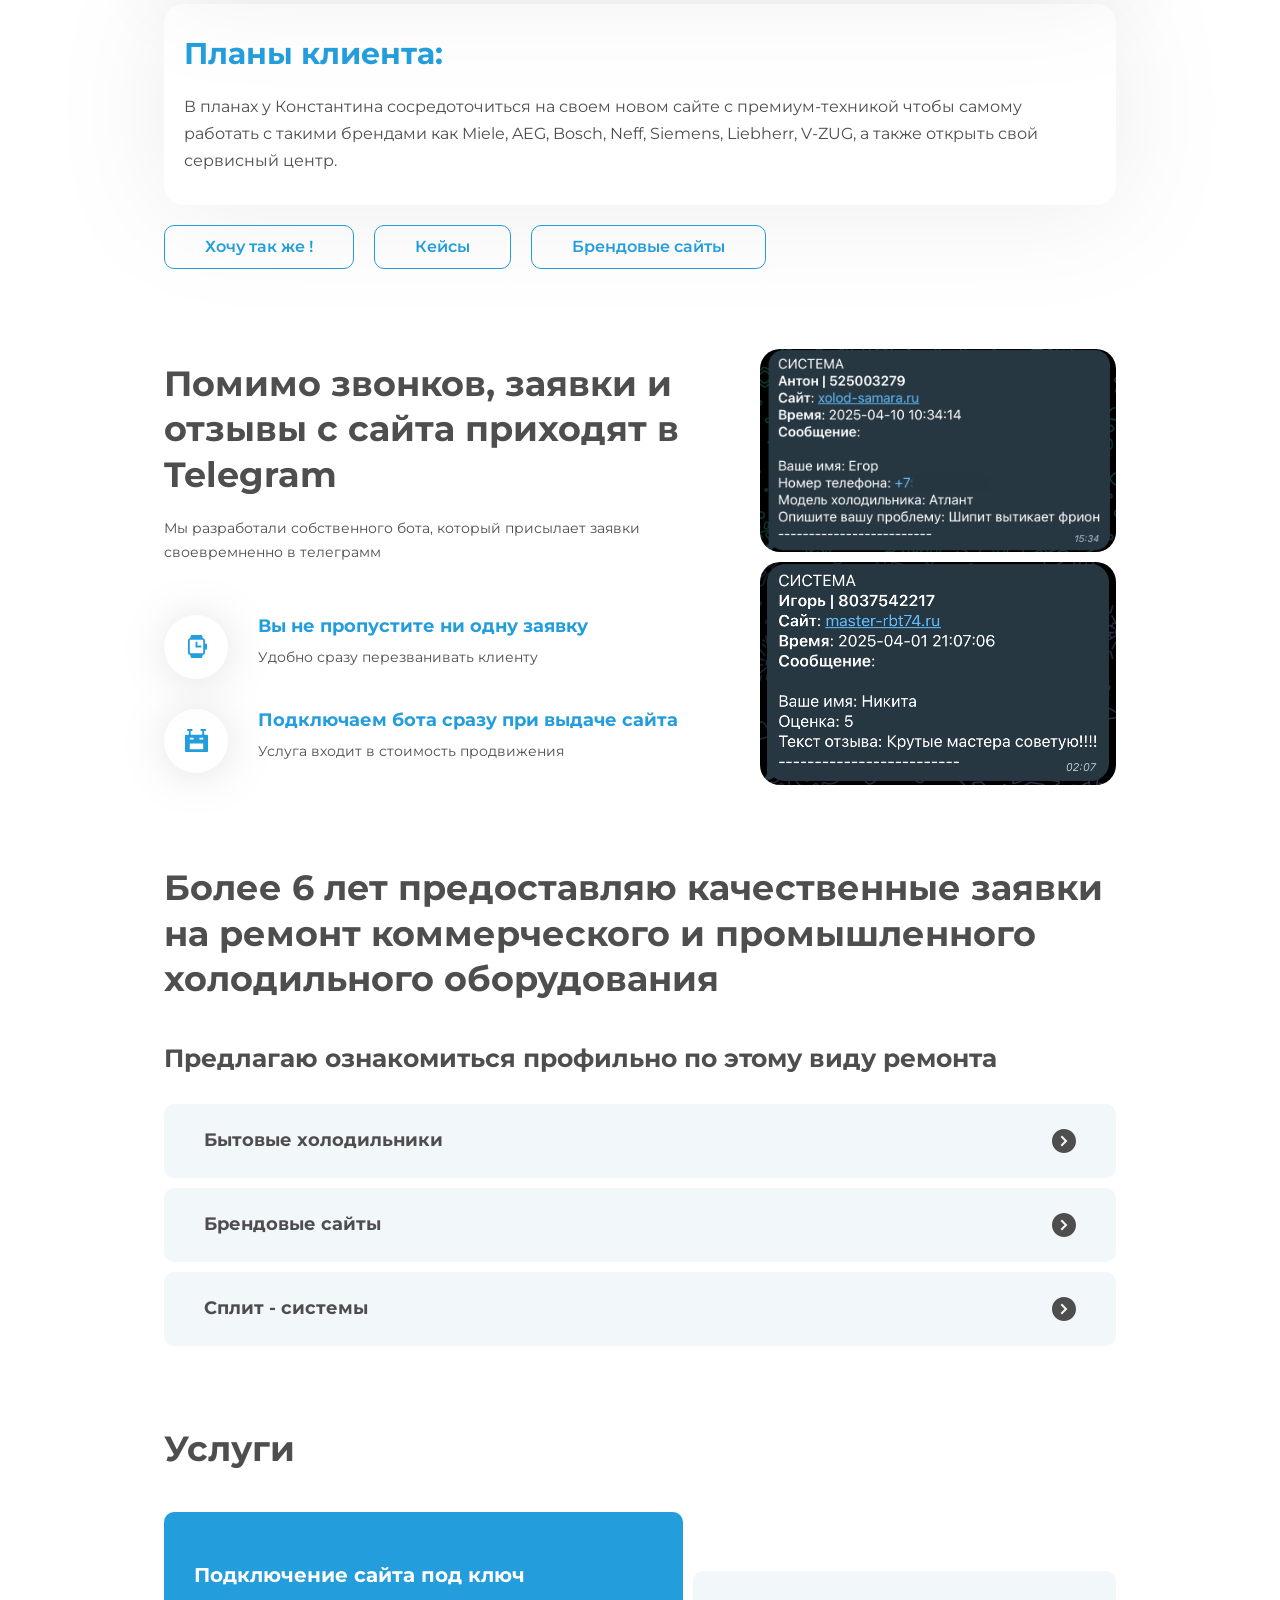
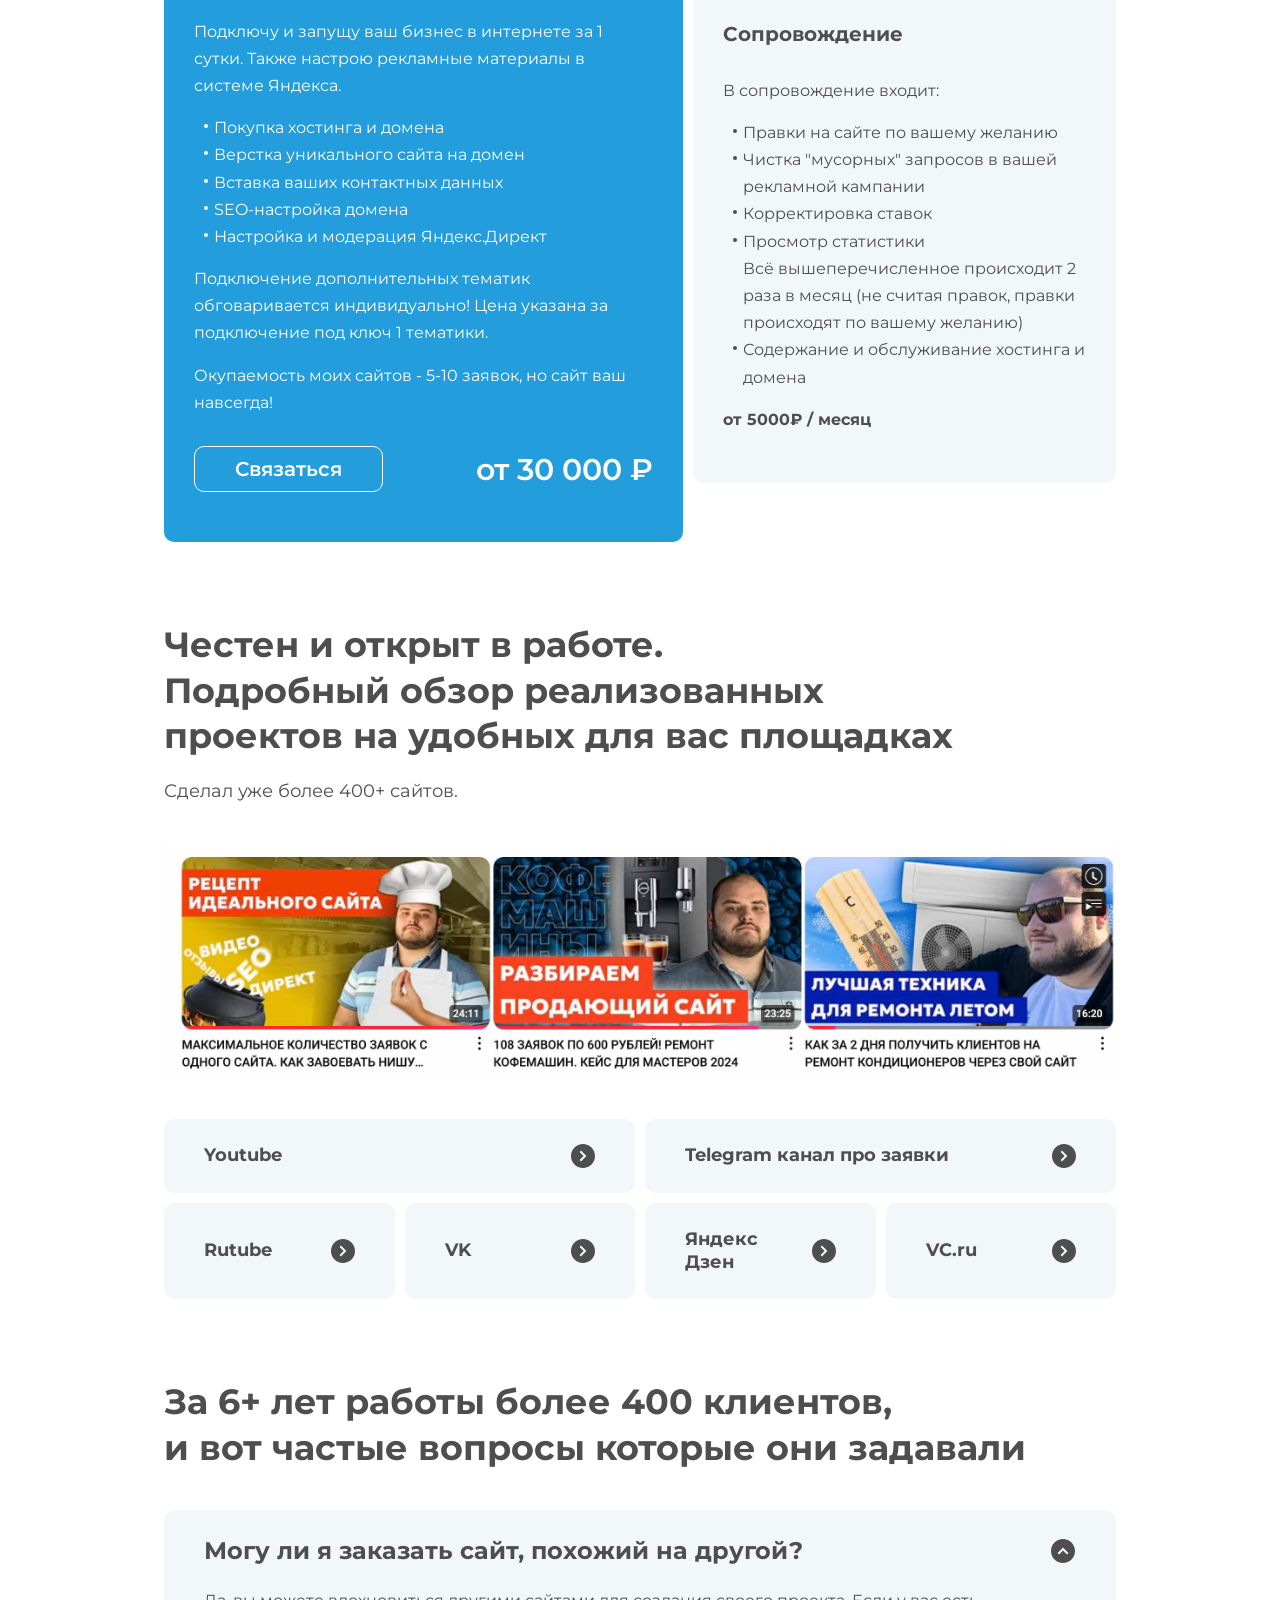
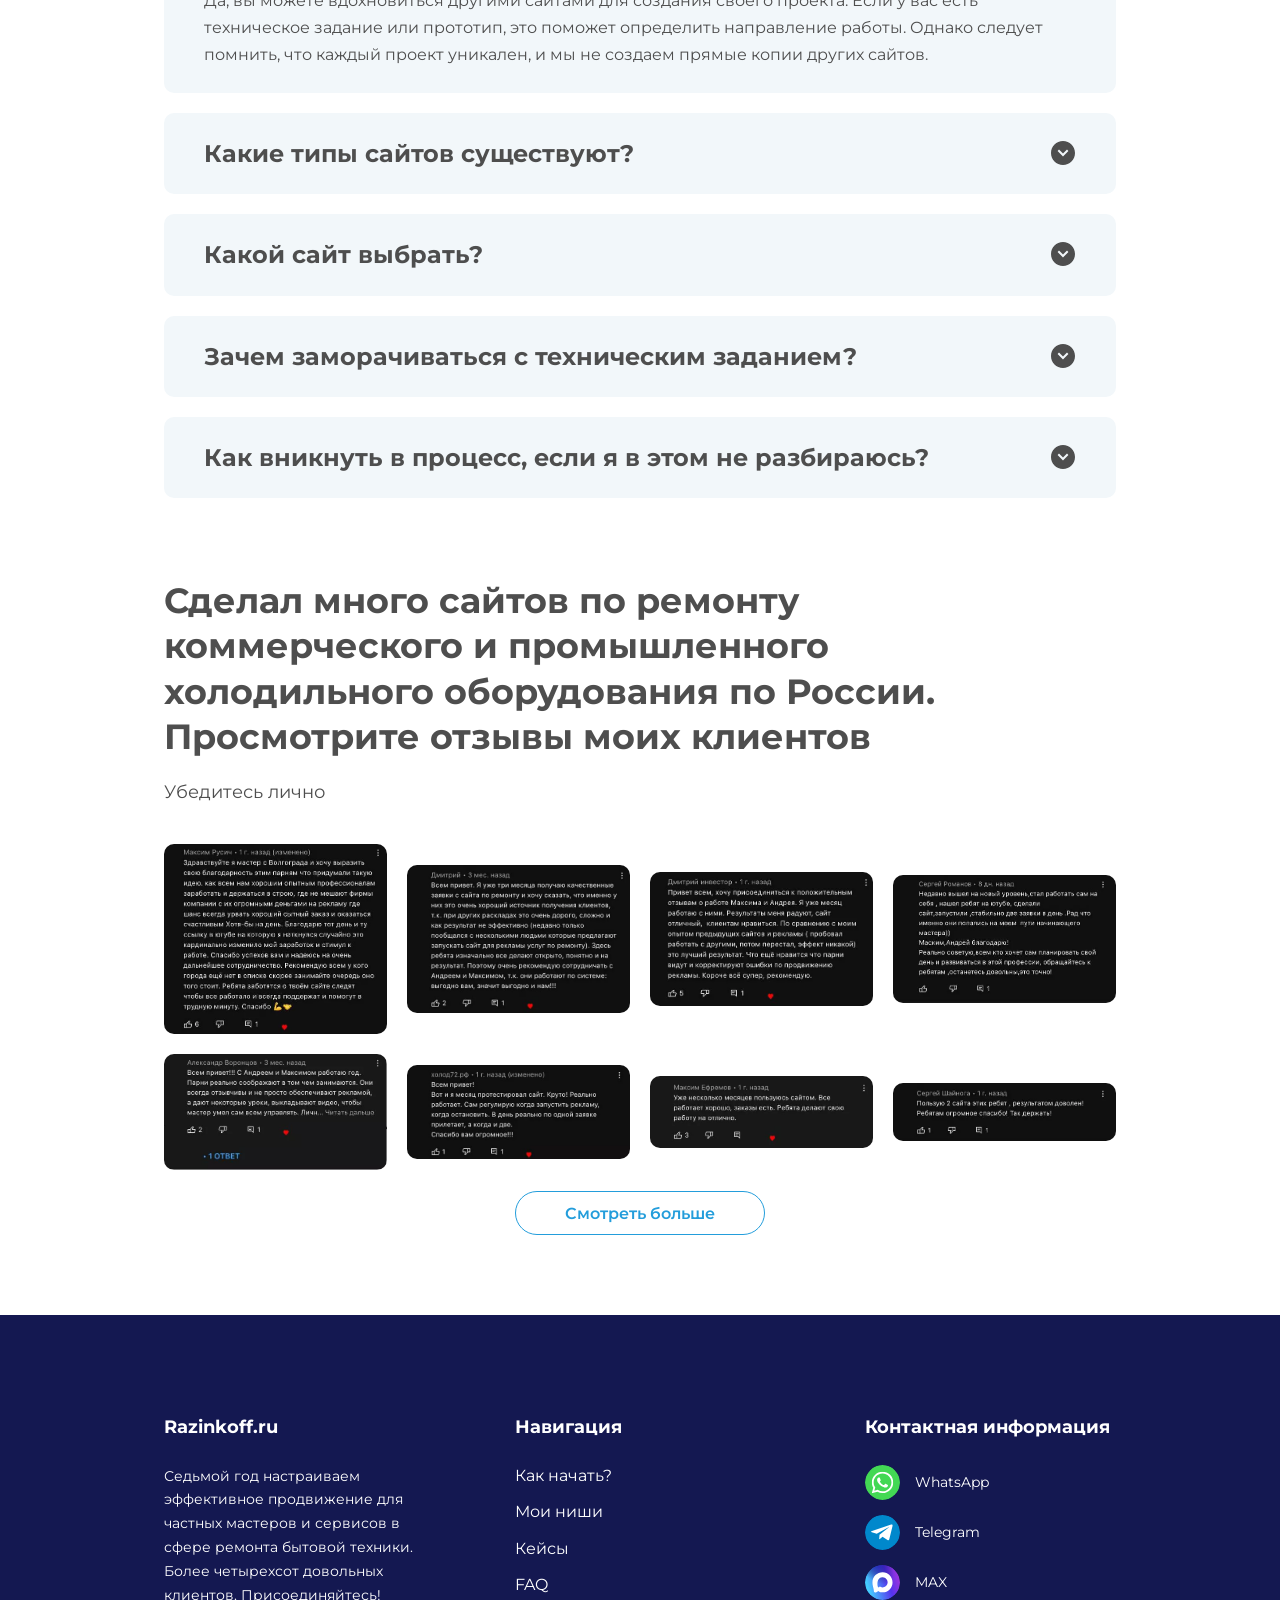
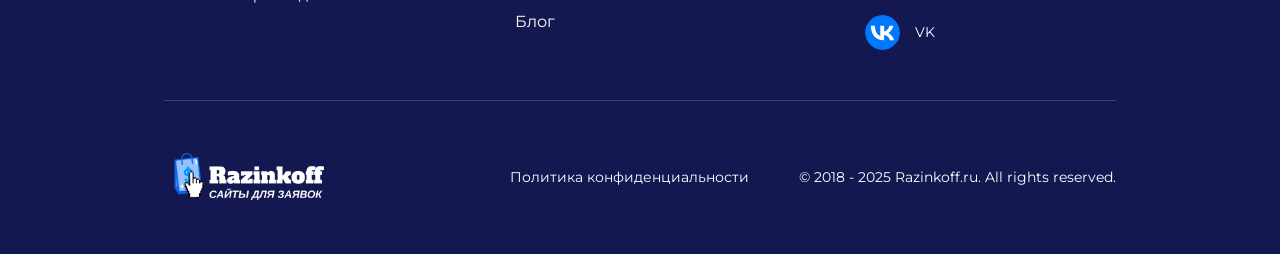
<file: service.html>
<!DOCTYPE html>
<html lang="ru">

<head>

	<meta charset="utf-8">

	<title>Title</title>
	<meta name="description" content="">

	<meta http-equiv="X-UA-Compatible" content="IE=edge">
	<meta name="viewport" content="width=device-width, initial-scale=1, maximum-scale=1">

	<meta property="og:image" content="path/to/image.jpg">
	<link rel="shortcut icon" href="img/favicon/favicon.ico" type="image/x-icon">
	<link rel="apple-touch-icon" href="img/favicon/apple-touch-icon.png">
	<link rel="apple-touch-icon" sizes="72x72" href="img/favicon/apple-touch-icon-72x72.png">
	<link rel="apple-touch-icon" sizes="114x114" href="img/favicon/apple-touch-icon-114x114.png">

	<!-- Chrome, Firefox OS and Opera -->
	<meta name="theme-color" content="#000">
	<!-- Windows Phone -->
	<meta name="msapplication-navbutton-color" content="#000">
	<!-- iOS Safari -->
	<meta name="apple-mobile-web-app-status-bar-style" content="#000">

	<link rel="stylesheet" href="css/main.min.css">

</head>

<body>

	<header class="header">
		<div class="container">
			<div class="row">
				<div class="header-wrapper">
					<a href="index.html" class="header-logo">
						<img src="img/logo.png" alt="#">
					</a>
					<div class="header-block">
						<nav class="header-nav">
							<ul class="nav">
								<li><a href="#start">Как начать?</a></li>
								<li><a href="#nishi">Мои ниши</a></li>
								<li><a href="#cases">Кейсы</a></li>
								<li><a href="#faq">FAQ</a></li>
								<li><a href="#">Блог</a></li>
							</ul>
						</nav>
						<button class="button modal--open" type="button" aria-haspopup="dialog" aria-controls="contact-modal">Связаться</button>
						<ul class="socials">
							<li>
								<a href="https://wa.me/79192826693" target="_blank" title="Перейти в Whatsapp" rel="noopener noreferrer">
									<img src="img/logo-whatsapp.svg" alt="Перейти в Whatsapp">
								</a>
							</li>
							<li>
								<a href="https://t.me/Razinkoff" target="_blank" title="Перейти в Telegram" rel="noopener noreferrer">
									<img src="img/telegram-plane.svg" alt="Перейти в Telegram">
								</a>
							</li>
							<li>
								<a href="#" target="_blank" title="Перейти в Max" rel="noopener noreferrer">
									<img src="img/MAX.svg" alt="Перейти в Max">
								</a>
							</li>
						</ul>
					</div>
					<div class="header-tablet">
						<button class="button modal--open" type="button" aria-haspopup="dialog" aria-controls="contact-modal">Связаться</button>
						<ul class="socials">
							<li>
								<a href="https://wa.me/79192826693" target="_blank" title="Перейти в Whatsapp" rel="noopener noreferrer">
									<img src="img/logo-whatsapp.svg" alt="Перейти в Whatsapp">
								</a>
							</li>
							<li>
								<a href="https://t.me/Razinkoff" target="_blank" title="Перейти в Telegram" rel="noopener noreferrer">
									<img src="img/telegram-plane.svg" alt="Перейти в Telegram">
								</a>
							</li>
							<li>
								<a href="#" target="_blank" title="Перейти в Max" rel="noopener noreferrer">
									<img src="img/MAX.svg" alt="Перейти в Max">
								</a>
							</li>
						</ul>
						<button class="header-burger" title="Открыть меню">
							<span></span><span></span><span></span>
						</button>
					</div>
				</div>
			</div>
		</div>
	</header>

	<main class="main service">
		<section class="section main-hero">
			<div class="container">
				<div class="row">
					<div class="main-hero__bg">
						<picture>
							<source srcset="img/hero-bg.jpg" media="(max-width: 390px)">
							<img src="img/hero-bg.jpg" alt="#">
						</picture>
					</div>
					<div class="main-hero__wrapper">
						<div class="main-hero__left">
							<div class="main-hero__image">
								<img src="img/hero-1.jpg" alt="#">
							</div>
							<div class="main-hero__info">
								<p class="main-hero__label fz-18">
									Андрей Разиньков - руководитель агенства по рекламе ремонта холодильников
								</p>
								<div class="main-hero__phone">
									<a class="fz-24 phone" href="tel:+79192826693">+7 919 282 66 93</a>
								</div>
							</div>
							
						</div>
						<div class="main-hero__right">
							<h1 class="h1">Получите стабильный поток качественных заявок на ремонт холодильников</h1>
							<p class="main-hero__subtitle fz-24">
								С 2019 года создаю для вас сайты с настроенной рекламой, чтобы клиенты сами вас находили<br><br>
								Подходит для частных мастеров и сервисных центров
							</p>
							<ul class="socials">
								<li>
									<a href="https://wa.me/79192826693" target="_blank" title="Перейти в Whatsapp" rel="noopener noreferrer">
										<img src="img/logo-whatsapp.svg" alt="Перейти в Whatsapp">
									</a>
								</li>
								<li>
									<a href="https://t.me/Razinkoff" target="_blank" title="Перейти в Telegram" rel="noopener noreferrer">
										<img src="img/telegram-plane.svg" alt="Перейти в Telegram">
									</a>
								</li>
								<li>
									<a href="#" target="_blank" title="Перейти в MAX" rel="noopener noreferrer">
										<img src="img/MAX.svg" alt="Перейти в MAX">
									</a>
								</li>
							</ul>
						</div>
					</div>
				</div>
			</div>
		</section>

		<section class="section main-steps" id="start">
			<div class="container">
				<div class="row">
					<div class="main-steps__wrapper">
						<div class="main-steps__left">
							<h2 class="h2">Что нужно, чтобы начать получать заявки на ремонт Холодильников?</h2>
							<div class="main-steps__item">
								<span class="count h3">1</span>
								<div class="text">
									<h3 class="h6">Знакомство</h3>
									<p class="fz-18">Напишите мне или позвоните, расскажите о себе и о своей текущей ситуации.</p>
									<button class="button modal--open" type="button" aria-haspopup="dialog" aria-controls="contact-modal">Свяжитесь со мной</button>
								</div>
							</div>
							<div class="main-steps__item">
								<span class="count h3">2</span>
								<div class="text">
									<h3 class="h6">Анализ</h3>
									<p class="fz-18">Я вместе со своей командой проведу анализ спроса в вашем городе чтобы представить вам реалистичные ожидания по количеству заявок и их ориентировочной стоимости, согласовываем с вами объем и стоимость работ</p>
								</div>
							</div>
							<div class="main-steps__item">
								<span class="count h3">3</span>
								<div class="text">
									<h3 class="h6">Выбор сайта</h3>
									<p class="fz-18">Предлагаем только самые эффективные дизайны сайтов, а вы передаете минимальный набор данных для настройки рекламы и вносите предоплату</p>
								</div>
							</div>
							<div class="main-steps__item">
								<span class="count h3">4</span>
								<div class="text">
									<h3 class="h6">Все готово к первым заявкам!</h3>
									<p class="fz-18">Через 2-3 рабочих дня вы получаете сайт с готовой рекламой, и после полной оплаты вам передаются полные доступы к рекламным кабинетам, можно пополнять рекламный бюджет и получать клиентов</p>
								</div>
							</div>
						</div>
						<div class="main-steps__right">
							<img src="img/kosmodrom-raketa-start.webp" alt="#" loading="lazy">
						</div>
					</div>
				</div>
			</div>
		</section>

		<section class="section service-sites">
			<div class="container">
				<div class="row">
					<div class="section-title">
						<h2 class="h2">Взглянем на сайты и результаты 2025 года</h2>
					</div>
					<div class="service-sites__wrapper">
						<div class="service-sites__item">
							<div class="left">
								<img src="img/service-1.png" alt="#">
							</div>
							<div class="right">
								<div class="redactor">
									<h3>Сайт под сервис</h3>
									<p>Клиент Илья из Москвы</p>
									<ul>
										<li>Имеет свой штат сотрудников</li>
										<li>Запрос на большое количество заявок</li>
										<li>Подготовка сайта к закрытию клиентов на высокий средний чек</li>
										<li>Работает 3 месяца</li>
									</ul>
								</div>
								<button class="modal--open button-service fz-20" type="button" aria-haspopup="dialog" aria-controls="contact-modal">
									<span>Хочу такой же сайт</span>
									<svg xmlns="http://www.w3.org/2000/svg" xml:space="preserve" viewBox="0 0 24 24">
										<path fill="currentColor" d="M12 0C5.383 0 0 5.383 0 12s5.383 12 12 12 12-5.383 12-12S18.617 0 12 0zm-2 17.414L8.586 16l4-4-4-4L10 6.586 15.414 12 10 17.414z"></path>
									</svg>
								</button>
							</div>
							<div class="full">
								<div class="text redactor">
									<p class="fz-20">
										Москва - это самый конкурентный город для продвижения в Директе.<br><br>
										Всего несколько незначительных ошибок при настройке кампании полностью ломают любую экономическую модель мастера или
										сервиса.<br><br>
										Именно поэтому успех в Москве во-первых означает высокую квалификацию создателя рекламы, а во-вторых - обеспечивает
										стабильный поток заявок вне зависимости от сезона с, пожалуй, самыми высокими средними чеками по стране.
									</p>
								</div>
								<div class="rezult redactor">
									<strong>За 3 месяца клиент получил в Москве</strong>
									<img src="img/service-1-price.png" alt="#" data-fancybox>
									<ul>
										<li>230 звонков по 1530 рублей каждый (в среднем)</li>
										<li>Средний чек этого клиента в этом периоде составил 13200 рублей. </li>
										<li>Конверсия из звонков в заявки составила 70% </li>
										<li>Илья с помощью сайта заработал 2 125 200 рублей</li>
										<li>Затраты составили 352 000 на рекламу и 40% мастерам, выполняющим ремонт</li>
										<li>Чистая прибыль клиента за 3 месяца составила 923 120 рублей (учтены затраты на рекламу и выплаты мастерам)</li>
									</ul>
									<button class="button modal--open">
										<span>Хочу также</span>
										<svg viewBox="0 0 16 16" fill="none" xmlns="http://www.w3.org/2000/svg">
											<path fill="currentColor" d="M6.8801 1.1199L12.9688 7.2086L0.791771 7.20823L0 8L0.791659 8.79166L12.9683 8.79168L6.88002 14.88L8 16L14.8801 9.11989L15.2082 8.79177L16 8L14.88 6.88001L8 9.48178e-07L6.8801 1.1199Z"></path>
										</svg>
									</button>
								</div>
							</div>
						</div>
						<div class="service-sites__item no-text">
							<div class="left">
								<img src="img/service-2.png" alt="#">
							</div>
							<div class="right">
								<div class="redactor">
									<h3>Сайт под сервис</h3>
									<p>Мастер Виталий, 32 года</p>
									<p>
										Ранее работал в компании, обслуживающей холодильники X5 Group
									
										Три года назад увидел наш сайт, обратился чтобы узнать, сможем ли мы обеспечить ему поток заявок на холодильное
										оборудование на случай, если он решит уйти из компании и начнет работать на себя. Мы все проанализировали и,
										предупредив
										о возможной просадке в первые пару месяцев, ударили по рукам. Огромный плюс работы с коммерческими клиентами - однажды
										зарекомендовав себя, скорее всего, вас постоянно будут вызывать, не рискуя с новыми исполнителями.
									</p>
								</div>
								<button class="modal--open button-service fz-20" type="button" aria-haspopup="dialog" aria-controls="contact-modal">
									<span>Хочу такой же сайт</span>
									<svg xmlns="http://www.w3.org/2000/svg" xml:space="preserve" viewBox="0 0 24 24">
										<path fill="currentColor" d="M12 0C5.383 0 0 5.383 0 12s5.383 12 12 12 12-5.383 12-12S18.617 0 12 0zm-2 17.414L8.586 16l4-4-4-4L10 6.586 15.414 12 10 17.414z"></path>
									</svg>
								</button>
							</div>
							<div class="full">
								<div class="rezult redactor">
									<strong>За 3 месяца клиент получил в Москве</strong>
									<img src="img/service-2-price.png" alt="#" data-fancybox>
									<ul>
										<li>230 звонков по 1530 рублей каждый (в среднем)</li>
										<li>Средний чек этого клиента в этом периоде составил 13200 рублей. </li>
										<li>Конверсия из звонков в заявки составила 70% </li>
										<li>Илья с помощью сайта заработал 2 125 200 рублей</li>
										<li>Затраты составили 352 000 на рекламу и 40% мастерам, выполняющим ремонт</li>
										<li>Чистая прибыль клиента за 3 месяца составила 923 120 рублей (учтены затраты на рекламу и выплаты мастерам)</li>
									</ul>
									<button class="button modal--open">
										<span>Хочу также</span>
										<svg viewBox="0 0 16 16" fill="none" xmlns="http://www.w3.org/2000/svg">
											<path fill="currentColor" d="M6.8801 1.1199L12.9688 7.2086L0.791771 7.20823L0 8L0.791659 8.79166L12.9683 8.79168L6.88002 14.88L8 16L14.8801 9.11989L15.2082 8.79177L16 8L14.88 6.88001L8 9.48178e-07L6.8801 1.1199Z"></path>
										</svg>
									</button>
								</div>
							</div>
						</div>
					</div>
				</div>
			</div>
		</section>

		<section class="section main-case">
			<div class="container">
				<div class="row">
					<div class="section-title">
						<h2 class="h2">История клиента по ремонту<br> холодильников из города Волгоград</h2>
					</div>
					<div class="main-case__wrapper">
						<div class="main-case__left">
							<div class="item">
								<div class="item-image">
									<img src="img/client.jpg" alt="#" loading="lazy">
								</div>
								<div class="item-info">
									<div class="image">
										<img src="img/client-site.jpg" alt="#" loading="lazy" data-fancybox>
									</div>
									<span class="fz-18">Сайт Константина</span>
									<span>Нажмите на фото для увеличения</span>
								</div>
							</div>
							<div class="item">
								<p class="h3">Ситуация до:</p>
								<div class="redactor fz-18">
									<ul>
										<li>Заблокировали собственную сетку профилей на Авито, отлетело 6 аккаунтов</li>
										<li>Сарафан давал о себе знать 1-2 раза в неделю, что недостаточно для постоянного заработка</li>
										<li>Фирма просила 60% от чека</li>
										<li>Общий доход мастера упал со 150 до 60 т.р. в месяц</li>
									</ul>
								</div>
							</div>
							<div class="item">
								<p class="h3">Что было принято:</p>
								<div class="redactor fz-18">
									<p>
										Константин обратился ко мне, мы провели консультацию, определили фронт работ: сайт на один город на ремонт
										холодильников на старте, самый базовый тариф за 30 т.р. и 15 т.р. Константин положил на рекламный бюджет.
									</p>
								</div>
							</div>
						</div>
						<div class="main-case__right">
							<div class="item">
								<p class="h5">Спустя 7 дней</p>
								<div class="redactor fz-18">
									<p>
										Первая неделя дала 10 заявок по стоимости 1400 рублей каждая, практически весь бюджет был потрачен, из 10 заявок
										Константин выполнил 7 выездов со средним чеком 9 т.р., тем самым полностью окупив затраты на сайт и рекламный бюджет.
										Положив по нашему совету остаток от прибыли на рекламу, к нему пришло 14 заявок по 900 рублей.
									</p>
								</div>
							</div>
							<div class="item">
								<p class="h5">Спустя 2 месяца</p>
								<div class="redactor fz-18">
									<p>
										Константин вернулся к заработку в 150 т.р. прибыли и решил расширяться. Были созданы дополнительные страницы под
										промышленное холодильное оборудование в Волгограде и его городе-спутнике Волжском.
									</p>
								</div>
							</div>
							<div class="item">
								<p class="h5">Спустя 6 месяцев</p>
								<div class="redactor fz-18">
									<p>
										Константин оперировал месячным бюджетом на рекламу в размере 130 т.р., он получает 160 звонков со 120 выездами в месяц,
										подключил к сайту надежных коллег на выезды и начал продавать заявки.
									</p>
								</div>
							</div>
						</div>
						<div class="main-case__full">
							<div class="item">
								<p class="h3">Выводы клиента:</p>
								<div class="redactor fz-18">
									<p>
										Мастер подметил, что с сайтом получается держать более высокий средний чек, разговоры о скидках на работы происходят
										сильно реже, чаще выскакивают заявки на премиальную технику и довольно активно растет база клиентов по сарафану, что
										подкрепляется более чем сотней отзывов на его сайте.
									</p>
								</div>
							</div>
							<div class="item">
								<p class="h3">Планы клиента:</p>
								<div class="redactor fz-18">
									<p>
										В планах у Константина сосредоточиться на своем новом сайте с премиум-техникой чтобы самому работать с такими брендами
										как Miele, AEG, Bosch, Neff, Siemens, Liebherr, V-ZUG, а также открыть свой сервисный центр.
									</p>
								</div>
							</div>
						</div>
						<div class="main-case__buttons">
							<button class="button modal--open" type="button" aria-haspopup="dialog" aria-controls="contact-modal">Хочу так же !</button>
							<a class="button" href="#cases">Кейсы</a>
							<a class="button" href="#" >Брендовые сайты</a>
						</div>
					</div>
				</div>
			</div>
		</section>

		<!-- <section class="section main-about">
			<div class="container">
				<div class="row">
					<div class="section-title">
						<h2 class="h2 title">Как запустить свое дело по ремонту коммерческого и промышленного<br> холодильного оборудования в интернете? Сделайте первый шаг - позвоните или напишите</h2>
						<div class="subtitle fz-20">
							Каждый день делюсь победами и поражениями в своем телеграм канале <a href="https://t.me/Razinkoff" target="_blank" rel="noopener noreferrer">@RazinkoffTG</a>
						</div>
					</div>
					<div class="main-about__wrapper">
						<div class="main-about__media">
							<img src="img/about-img.jpg" alt="Андрей Разиньков - автор идеи и наставник">
						</div>
						<div class="main-about__content">
							<h3 class="h3">Автор идеи<br> и ваш наставник на пути продвижения ремонта коммерческого и промышленного<br> холодильного оборудования</h3>
							<p class="fz-20">
								Начал своё дело в далеком 2019 году и успешно его развиваю по сей день. Не понаслышке знаю как трудно бывает на
								начальных этапах развития своего дела. Поэтому всегда на связи и готов помочь вам в вашей ситуации. Звоните!
							</p>
							<button class="button modal--open" type="button" aria-haspopup="dialog" aria-controls="contact-modal">Бесплатная консультация</button>
						</div>
					</div>
				</div>
			</div>
		</section> -->

		<!-- <section class="section main-sources">
			<div class="container">
				<div class="row">
					<div class="section-title">
						<h2 class="h2">А как же заявки<br> с Авито и других источников?</h2>
					</div>
					<div class="main-sources__wrapper">
						<div class="item">
							<div class="image">
								<img src="img/profi.png" alt="#" loading="lazy">
							</div>
							<div class="text">
								<h3 class="h6">Профи.ру, другие площадки-агрегаторы</h3>
								<div class="fz-18 redactor">
									<p>Большая зависимость от отзывов, система, вынуждающая мастера работать за низкий чек, высокая комиссия сервиса</p>
								</div>
							</div>
						</div>
						<div class="item">
							<div class="image">
								<img src="img/reklama-narujnyaya.png" alt="#" loading="lazy">
							</div>
							<div class="text">
								<h3 class="h6">Наружная реклама (листовки)</h3>
								<div class="fz-18 redactor">
									<p>Неплатежеспособная клиентура, большие усилия для покрытия радиуса выезда, конкурентам легко избавиться от вашей рекламы</p>
								</div>
							</div>
						</div>
						<div class="item">
							<div class="image">
								<img src="img/sarafan.png" alt="#" loading="lazy">
							</div>
							<div class="text">
								<h3 class="h6">Сарафанное радио</h3>
								<div class="fz-18 redactor">
									<p>Лучший канал привлечения клиентов, но совершенно не масштабируемый, нет возможности на него повлиять напрямую</p>
								</div>
							</div>
						</div>
						<div class="item">
							<div class="image">
								<img src="img/avito.png" alt="#" loading="lazy">
							</div>
							<div class="text">
								<h3 class="h6">Авито</h3>
								<div class="fz-18 redactor">
									<p>Все поделено агрегаторами, обращаются в первую очередь из-за цены, высокий шанс блокировки при
									масштабировании, условия меняются каждые 2-3 месяца. Интересный факт: сотрудники Авито не ищут исполнителей на ремонт
									для себя через свою площадку. Многое о ней говорит. Часто отлетают аккаунты даже за честные отзывы. Отбивает желание
									работать с площадкой</p>
								</div>
							</div>
						</div>
						<div class="item">
							<div class="image">
								<img src="img/2gis.png" alt="#" loading="lazy">
							</div>
							<div class="text">
								<h3 class="h6">Реклама в картах 2ГИС, Яндекс Картах</h3>
								<div class="fz-18 redactor">
									<p>Хороший способ продвижения, работаем с ним, но необходима реально существующая физическая точка, совсем не подходит для
									мастеров, работающих на дому</p>
								</div>
							</div>
						</div>
						<div class="item">
							<div class="image">
								<img src="img/ya-direct.png" alt="#" loading="lazy">
							</div>
							<div class="text">
								<h3 class="h6">Сайт + Яндекс Директ</h3>
								<div class="fz-18 redactor">
									<ul>
										<li>Лучший и вместе с тем самый сложный способ продвижения</li>
										<li>Сложная настройка, не получится выгодно настроить парой кликов</li>
										<li>Сайт должен быть собран людьми с высокой насмотренностью и глубоким пониманием ниши</li>
										<li>Высокий средний чек за счет возможности настройки на самые прибыльные типы ремонтов + лояльность к компании либо мастеру засчет отрицательных стереотипов в сторону Авито</li>
										<li>Масштабируемая площадка, обеспечивающая стабильными заявками как крупные фирмы, так и частников (можно иметь 10 сайтов в одних руках, в отличии от Авито, где это быстро банится)</li>
										<li>Отдаем сайт сразу со 100+ отзывами, которые можно редактировать, а также мы настраиваем отзывы так, что отрицательные не выкладываются автоматически без вашего подтверждения</li>
									</ul>
								</div>
							</div>
						</div>
						<div class="item">
							<div class="image">
								<img src="img/raz-sourses.png" alt="#" loading="lazy">
							</div>
							<div class="text">
								<div class="fz-18 redactor">
									<p>
										Моя команда готова помочь вам с настройкой и продвижением по последним двум пунктам, не стесняйтесь, проведу вам
										полную консультацию и посоветую вам лучший способ, исходя из вашего положения
									</p>
									<button class="button modal--open" type="button" aria-haspopup="dialog" aria-controls="contact-modal">Связаться</button>
								</div>
							</div>
						</div>
					</div>
				</div>
			</div>
		</section> -->

		<section class="section main-bot">
			<div class="container">
				<div class="row">
					<div class="main-bot__wrapper">
						<div class="main-bot__content">
							<h2 class="h2">Помимо звонков, заявки и отзывы с сайта приходят в Telegram</h2>
							<p class="fz-18">Мы разработали собственного бота, который присылает заявки своевремненно в телеграмм</p>
							<div class="main-bot__list">
								<div class="item">
									<div class="icon">
										<img src="img/bot-icon-1.svg" alt="#">
									</div>
									<div class="text">
										<h3 class="h6">Вы не пропустите ни одну заявку</h3>
										<p class="fz-14">Удобно сразу перезванивать клиенту</p>
									</div>
								</div>
								<div class="item">
									<div class="icon">
										<img src="img/bot-icon-2.svg" alt="#">
									</div>
									<div class="text">
										<h3 class="h6">Подключаем бота сразу при выдаче сайта</h3>
										<p class="fz-14">Услуга входит в стоимость продвижения</p>
									</div>
								</div>
							</div>
						</div>
						<div class="main-bot__media">
							<img src="img/bot-1.webp" alt="#">
							<img src="img/bot-2.png" alt="#">
						</div>
					</div>
				</div>
			</div>
		</section>

		<!-- <section class="section main-forum">
			<div class="container">
				<div class="row">
					<div class="main-forum__wrapper">
						<div class="image">
							<img src="img/forum-1.png" alt="#">
						</div>
						<div class="info">
							<h2 class="h2">Мы любим ремонт коммерческого и промышленного<br> холодильного<br> оборудования и делимся новостями и создали для<br> вас форум</h2>
							<div class="list">
								<div class="item">
									<a href="https://t.me/forumholod" class="icon" title="Перейти в чат холодильщиков"><img src="img/telegram-plane.svg" alt="Перейти в чат холодильщиков"></a>
									<div class="text">
										<a href="https://t.me/forumholod" class="h6">Чат мастеров рембыта в Телеграм</a>
										<ul class="fz-18">
											<li>Уже 1250+ участников</li>
											<li>Дружелюбная атмосфера</li>
											<li>помощь в ремонте</li>
											<li>Даем заявки без оплат</li>
										</ul>
									</div>
								</div>
								<div class="item">
									<a href="https://t.me/RazinkoffTG" class="icon" target="_blank" title="Перейти на канал" rel="noopener noreferrer">
										<img src="img/telegram-plane.svg" alt="Перейти на канал">
									</a>
									<div class="text">
										<a href="https://t.me/RazinkoffTG" class="h6" target="_blank" rel="noopener noreferrer">Канал про заявки на ремонт<br> бытовой техники в Телеграм</a>
										<ul class="fz-18">
											<li>Тенденции рекламы про рем быт</li>
											<li>Актуальные источники заявок</li>
											<li>Розыгрыши сайтов и инструмента для холодильщиков</li>
											<li>Результаты рекламы рем быта по городам</li>
										</ul>
									</div>
								</div>
							</div>
						</div>
					</div>
				</div>
			</div>
		</section> -->

		<section class="section main-niches" id="nishi">
			<div class="container">
				<div class="row">
					<div class="section-title">
						<h2 class="h2">Более 6 лет предоставляю качественные заявки на ремонт коммерческого и промышленного холодильного оборудования</h2>
					</div>
					<div class="main-niches__groups">
						<div class="main-niches__group">
							<h3 class="h4">Предлагаю ознакомиться профильно по этому виду ремонта</h3>
							<div class="list">
								<a href="#" class="item button-link flex-100">
									<h4 class="h6">Бытовые холодильники</h4>
									<svg xmlns="http://www.w3.org/2000/svg" xml:space="preserve" viewBox="0 0 24 24">
										<path fill="currentColor" d="M12 0C5.383 0 0 5.383 0 12s5.383 12 12 12 12-5.383 12-12S18.617 0 12 0zm-2 17.414L8.586 16l4-4-4-4L10 6.586 15.414 12 10 17.414z" />
									</svg>
								</a>
								<a href="#" class="item button-link flex-100">
									<h4 class="h6">Брендовые сайты</h4>
									<svg xmlns="http://www.w3.org/2000/svg" xml:space="preserve" viewBox="0 0 24 24">
										<path fill="currentColor" d="M12 0C5.383 0 0 5.383 0 12s5.383 12 12 12 12-5.383 12-12S18.617 0 12 0zm-2 17.414L8.586 16l4-4-4-4L10 6.586 15.414 12 10 17.414z" />
									</svg>
								</a>
								<a href="#" class="item button-link flex-100">
									<h4 class="h6">Сплит - системы</h4>
									<svg xmlns="http://www.w3.org/2000/svg" xml:space="preserve" viewBox="0 0 24 24">
										<path fill="currentColor" d="M12 0C5.383 0 0 5.383 0 12s5.383 12 12 12 12-5.383 12-12S18.617 0 12 0zm-2 17.414L8.586 16l4-4-4-4L10 6.586 15.414 12 10 17.414z" />
									</svg>
								</a>
							</div>
						</div>
					</div>
				</div>
			</div>
		</section>

		<section class="section main-services">
			<div class="container">
				<div class="row">
					<div class="section-title">
						<h2 class="h2">Услуги</h2>
					</div>
					<div class="main-services__wrapper">
						<div class="main-services__card">
							<h3 class="h5">Подключение сайта под ключ</h3>
							<div class="redactor fz-20">
								<p>Подключу и запущу ваш бизнес в интернете за 1 сутки. Также настрою рекламные материалы в системе Яндекса.</p>
								<ul>
									<li>Покупка хостинга и домена</li>
									<li>Верстка уникального сайта на домен</li>
									<li>Вставка ваших контактных данных</li>
									<li>SEO-настройка домена</li>
									<li>Настройка и модерация Яндекс.Директ</li>
								</ul>
								<p>Подключение дополнительных тематик обговаривается индивидуально! Цена указана за подключение под ключ 1 тематики.</p>
								<p>Окупаемость моих сайтов - 5-10 заявок, но сайт ваш навсегда!</p>
							</div>
							<div class="main-services__footer">
								<button class="button button-white modal--open" type="button" aria-haspopup="dialog" aria-controls="contact-modal">Связаться</button>
								<div class="price h3">от 30 000 ₽</div>
							</div>
						</div>
						<div class="main-services__card">
							<h3 class="h5">Сопровождение</h3>
							<div class="redactor fz-20">
								<p>В сопровождение входит:</p>
								<ul>
									<li>Правки на сайте по вашему желанию</li>
									<li>Чистка "мусорных" запросов в вашей рекламной кампании</li>
									<li>Корректировка ставок</li>
									<li>
										Просмотр статистики<br>
										Всё вышеперечисленное происходит 2 раза в месяц (не считая правок, правки происходят по вашему желанию)
									</li>
									<li>Содержание и обслуживание хостинга и домена</li>
								</ul>
								<strong>от 5000₽ / месяц</strong>
							</div>
						</div>
					</div>
				</div>
			</div>
		</section>

		<section class="section main-proof" id="cases">
			<div class="container">
				<div class="row">
					<div class="section-title">
						<h2 class="h2">Честен и открыт в работе.<br> Подробный обзор реализованных<br> проектов на удобных для вас площадках</h2>
						<p class="subtitle fz-20">Сделал уже более 400+ сайтов.</p>
					</div>
					<a href="https://www.youtube.com/@%D0%A0%D0%B0%D0%B7%D0%B8%D0%BD%D1%8C%D0%BA%D0%BE%D0%B2" class="main-proof__image" target="_blank" rel="noopener noreferrer" title="Перейти в youtube">
						<img src="img/proof.jpg" alt="Перейти в youtube">
					</a>
					<div class="main-proof__links">
						<a href="https://www.youtube.com/@%D0%A0%D0%B0%D0%B7%D0%B8%D0%BD%D1%8C%D0%BA%D0%BE%D0%B2" class="item button-link flex-50" target="_blank" rel="noopener noreferrer">
							<h4 class="h6">Youtube</h4>
							<svg xmlns="http://www.w3.org/2000/svg" xml:space="preserve" viewBox="0 0 24 24">
								<path fill="currentColor" d="M12 0C5.383 0 0 5.383 0 12s5.383 12 12 12 12-5.383 12-12S18.617 0 12 0zm-2 17.414L8.586 16l4-4-4-4L10 6.586 15.414 12 10 17.414z" />
							</svg>
						</a>
						<a href="https://t.me/razinkofftg" class="item button-link flex-50" target="_blank" rel="noopener noreferrer">
							<h4 class="h6">Telegram канал про заявки</h4>
							<svg xmlns="http://www.w3.org/2000/svg" xml:space="preserve" viewBox="0 0 24 24">
								<path fill="currentColor" d="M12 0C5.383 0 0 5.383 0 12s5.383 12 12 12 12-5.383 12-12S18.617 0 12 0zm-2 17.414L8.586 16l4-4-4-4L10 6.586 15.414 12 10 17.414z" />
							</svg>
						</a>
						<a href="https://rutube.ru/channel/27000492/" class="item button-link flex-25" target="_blank" rel="noopener noreferrer">
							<h4 class="h6">Rutube</h4>
							<svg xmlns="http://www.w3.org/2000/svg" xml:space="preserve" viewBox="0 0 24 24">
								<path fill="currentColor" d="M12 0C5.383 0 0 5.383 0 12s5.383 12 12 12 12-5.383 12-12S18.617 0 12 0zm-2 17.414L8.586 16l4-4-4-4L10 6.586 15.414 12 10 17.414z" />
							</svg>
						</a>
						<a href="https://vk.com/delaemsaitidlyavas" class="item button-link flex-25" target="_blank" rel="noopener noreferrer">
							<h4 class="h6">VK</h4>
							<svg xmlns="http://www.w3.org/2000/svg" xml:space="preserve" viewBox="0 0 24 24">
								<path fill="currentColor" d="M12 0C5.383 0 0 5.383 0 12s5.383 12 12 12 12-5.383 12-12S18.617 0 12 0zm-2 17.414L8.586 16l4-4-4-4L10 6.586 15.414 12 10 17.414z" />
							</svg>
						</a>
						<a href="#" class="item button-link flex-25" target="_blank" rel="noopener noreferrer">
							<h4 class="h6">Яндекс Дзен</h4>
							<svg xmlns="http://www.w3.org/2000/svg" xml:space="preserve" viewBox="0 0 24 24">
								<path fill="currentColor" d="M12 0C5.383 0 0 5.383 0 12s5.383 12 12 12 12-5.383 12-12S18.617 0 12 0zm-2 17.414L8.586 16l4-4-4-4L10 6.586 15.414 12 10 17.414z" />
							</svg>
						</a>
						<a href="https://vc.ru/u/3320446-andrei-razinkov" class="item button-link flex-25" target="_blank" rel="noopener noreferrer">
							<h4 class="h6">VC.ru</h4>
							<svg xmlns="http://www.w3.org/2000/svg" xml:space="preserve" viewBox="0 0 24 24">
								<path fill="currentColor" d="M12 0C5.383 0 0 5.383 0 12s5.383 12 12 12 12-5.383 12-12S18.617 0 12 0zm-2 17.414L8.586 16l4-4-4-4L10 6.586 15.414 12 10 17.414z" />
							</svg>
						</a>
					</div>
				</div>
			</div>
		</section>

		<section class="section main--faq" id="faq">
			<div class="container">
				<div class="row">
					<div class="section-title">
						<h2 class="h2">За 6+ лет работы более 400 клиентов,<br> и вот частые вопросы которые они задавали</h2>
					</div>
					<div class="main--faq__wrapper">
						<div class="main--faq__item button-link">
							<div class="main--faq__item--button">
								<span>Могу ли я заказать сайт, похожий на другой?</span>
								<div class="main--faq__item--icon">
									<div class="main--faq__item--icon__lines">
										<svg xmlns="http://www.w3.org/2000/svg" xml:space="preserve" viewBox="0 0 24 24">
											<path fill="currentColor" d="M12 0C5.383 0 0 5.383 0 12s5.383 12 12 12 12-5.383 12-12S18.617 0 12 0zm-2 17.414L8.586 16l4-4-4-4L10 6.586 15.414 12 10 17.414z"></path>
										</svg>
									</div>
								</div>
							</div>
							<div class="main--faq__item--answer redactor fz-18">
								<p>
									Да, вы можете вдохновиться другими сайтами для создания своего проекта. Если у вас есть техническое задание или
									прототип, это поможет определить направление работы. Однако следует помнить, что каждый проект уникален, и мы не создаем
									прямые копии других сайтов.
								</p>
							</div>
						</div>
						<div class="main--faq__item button-link">
							<div class="main--faq__item--button">
								<span>Какие типы сайтов существуют?</span>
								<div class="main--faq__item--icon">
									<div class="main--faq__item--icon__lines">
										<svg xmlns="http://www.w3.org/2000/svg" xml:space="preserve" viewBox="0 0 24 24">
											<path fill="currentColor" d="M12 0C5.383 0 0 5.383 0 12s5.383 12 12 12 12-5.383 12-12S18.617 0 12 0zm-2 17.414L8.586 16l4-4-4-4L10 6.586 15.414 12 10 17.414z"></path>
										</svg>
									</div>
								</div>
							</div>
							<div class="main--faq__item--answer redactor fz-18">
								<p>
									Существует множество различных типов сайтов, и выбор зависит от целей и направления вашего бизнеса. Вот некоторые из них:
								</p>
								<ul>
									<li>
										Лендинг или одностраничный сайт: это страница, которая обычно используется для продажи конкретных товаров или услуг. Он
										может быть эффективным инструментом интернет-маркетинга и подходит для новых бизнесов, но не предназначен для большого
										объема информации.
									</li>
									<li>
										Создание интернет-магазина дает компаниям возможность продажи своих товаров и услуг через онлайн-платформу, расширяя
										доступность их продукции для клиентов, облегчая процесс покупки и предоставляя гибкость в управлении бизнесом без
										привязки к конкретному месту и времени.
									</li>
									<li>
										Корпоративный сайт играет ключевую роль для предприятия, предоставляя информацию о компании, ее продукции и услугах.
										Разработка такого сайта может быть сложной и включает множество страниц.
									</li>
									<li>
										Информационный портал - это онлайн-платформа, которая предоставляет разнообразные услуги и призвана привлекать и
										удерживать широкую аудиторию. Эти порталы регулярно обновляются контентом и имеют сложную структуру, включающую
										множество разделов и категорий.
									</li>
								</ul>
							</div>
						</div>
						<div class="main--faq__item button-link">
							<div class="main--faq__item--button">
								<span>Какой сайт выбрать?</span>
								<div class="main--faq__item--icon">
									<div class="main--faq__item--icon__lines">
										<svg xmlns="http://www.w3.org/2000/svg" xml:space="preserve" viewBox="0 0 24 24">
											<path fill="currentColor" d="M12 0C5.383 0 0 5.383 0 12s5.383 12 12 12 12-5.383 12-12S18.617 0 12 0zm-2 17.414L8.586 16l4-4-4-4L10 6.586 15.414 12 10 17.414z"></path>
										</svg>
									</div>
								</div>
							</div>
							<div class="main--faq__item--answer redactor fz-18">
								<p>
									В первую очередь это зависит от поставленных задач, целей и бюджета. Решение всегда уникально и зависит от
									потребностей клиента. Некоторые предпочитают сэкономить. В таком случае имеет смысл рассмотреть вариант с использованием
									конструктора. Это быстро, недорого и без лишних сложностей. Однако в дальнейшем возможны сложности при внесении
									изменений в такой сайт.
								</p>
								<p>
									На начальных этапах проекта крайне важно понять клиента, определить его потребности и ожидания. Если становится
									очевидным, что подходит стандартное решение, мы предлагаем шаблон и объясняем его преимущества по сравнению с более
									затратным и сложным проектом, разрабатываемым с нуля.
								</p>
								<p>
									Допустим, вы осуществляете запуск интернет-магазина и не требуете сложных инструментов. Тогда разумным выбором будет использование конструктора с возможностью покупки трафика.
								</p>
							</div>
						</div>
						<div class="main--faq__item button-link">
							<div class="main--faq__item--button">
								<span>Зачем заморачиваться с техническим заданием?</span>
								<div class="main--faq__item--icon">
									<div class="main--faq__item--icon__lines">
										<svg xmlns="http://www.w3.org/2000/svg" xml:space="preserve" viewBox="0 0 24 24">
											<path fill="currentColor" d="M12 0C5.383 0 0 5.383 0 12s5.383 12 12 12 12-5.383 12-12S18.617 0 12 0zm-2 17.414L8.586 16l4-4-4-4L10 6.586 15.414 12 10 17.414z"></path>
										</svg>
									</div>
								</div>
							</div>
							<div class="main--faq__item--answer redactor fz-18">
								<p>
									Техническое задание (ТЗ) - это подробный документ, содержащий все требования к сайту. Его основная цель -
									убедиться, что обе стороны понимают друг друга. Исполнителю необходимо разъяснить процесс разработки, а заказчику - понять, что происходит.
								</p>
								<p>
									Чем подробнее описаны все желания к сайту, тем проще сторонам разобраться в задачах и процессе. В результате сайт
									соответствует ожиданиям заказчика, и все остаются довольны. В документе может быть прописана вся информация о
									работе: от каруселей и адаптивности до кнопок, административной панели, возможных дополнений и прочего.
								</p>
							</div>
						</div>
						<div class="main--faq__item button-link">
							<div class="main--faq__item--button">
								<span>Как вникнуть в процесс, если я в этом не разбираюсь?</span>
								<div class="main--faq__item--icon">
									<div class="main--faq__item--icon__lines">
										<svg xmlns="http://www.w3.org/2000/svg" xml:space="preserve" viewBox="0 0 24 24">
											<path fill="currentColor" d="M12 0C5.383 0 0 5.383 0 12s5.383 12 12 12 12-5.383 12-12S18.617 0 12 0zm-2 17.414L8.586 16l4-4-4-4L10 6.586 15.414 12 10 17.414z"></path>
										</svg>
									</div>
								</div>
							</div>
							<div class="main--faq__item--answer redactor fz-18">
								<p>
									Все зависит от профессионализма исполнителя и вашего участия в проекте. Разработчик легко сможет провести вас через
									этапы, пояснить, что, как и для чего. Важно, чтобы специалисты проявляли интерес, чтобы избежать неприятных ситуаций,
									которые потребуется исправлять позже. Не стесняйтесь задавать вопросы о процессе разработке - ответственный исполнитель
									всегда готов объяснить все детали.
								</p>
								<p>
									Не пугайтесь, если вас часто вовлекают в совместную работу. Это важно на ранних этапах и нужно для того, чтобы окончательный результат соответствовал вашим ожиданиям.
								</p>
								<p>
									Очевидно, что качество сайта прямо зависит от проработанного диалога между заказчиком и исполнителем.
								</p>
							</div>
						</div>
					</div>
				</div>
			</div>
		</section>

		<section class="section main-reviews">
			<div class="container">
				<div class="row">
					<div class="section-title">
						<h2 class="h2">Сделал много сайтов по ремонту<br> коммерческого и промышленного<br> холодильного оборудования по России.<br> Просмотрите отзывы моих клиентов</h2>
						<div class="subtitle fz-20">Убедитесь лично</div>
					</div>
					<div class="main-reviews__wrapper">
						<div class="main-reviews__list">
							<div class="image">
								<img src="img/review-1.webp" alt="Отзыв клиента" data-fancybox="reviews">
							</div>
							<div class="image">
								<img src="img/review-2.webp" alt="Отзыв клиента" data-fancybox="reviews">
							</div>
							<div class="image">
								<img src="img/review-3.webp" alt="Отзыв клиента" data-fancybox="reviews">
							</div>
							<div class="image">
								<img src="img/review-4.webp" alt="Отзыв клиента" data-fancybox="reviews">
							</div>
							<div class="image">
								<img src="img/review-5.webp" alt="Отзыв клиента" data-fancybox="reviews">
							</div>
							<div class="image">
								<img src="img/review-6.webp" alt="Отзыв клиента" data-fancybox="reviews">
							</div>
							<div class="image">
								<img src="img/review-7.webp" alt="Отзыв клиента" data-fancybox="reviews">
							</div>
							<div class="image">
								<img src="img/review-8.webp" alt="Отзыв клиента" data-fancybox="reviews">
							</div>
							<div class="image">
								<img src="img/review-7.webp" alt="Отзыв клиента" data-fancybox="reviews">
							</div>
							<div class="image">
								<img src="img/review-8.webp" alt="Отзыв клиента" data-fancybox="reviews">
							</div>
							<div class="image">
								<img src="img/review-5.webp" alt="Отзыв клиента" data-fancybox="reviews">
							</div>
							<div class="image">
								<img src="img/review-6.webp" alt="Отзыв клиента" data-fancybox="reviews">
							</div>
							<div class="image">
								<img src="img/review-6.webp" alt="Отзыв клиента" data-fancybox="reviews">
							</div>
						</div>
						<div class="show-all-reviews">
							<button type="button" class="button main-reviews__toggle">
								<span class="main-reviews__toggle-text" aria-hidden="true">
									<span>Смотреть больше</span>
									<span>Скрыть</span>
								</span>
								<span class="sr-only">Смотреть больше</span>
							</button>
						</div>
					</div>
				</div>
			</div>
		</section>
	</main>

	<footer class="footer">
		<div class="container">
			<div class="row">
				<div class="footer-top">
					<div class="footer-info footer-block">
						<div class="title fz-20">Razinkoff.ru</div>
						<div class="text fz-18">
							Седьмой год настраиваем эффективное продвижение для частных мастеров и сервисов в сфере ремонта бытовой техники.<br>
							Более четырехсот довольных клиентов. Присоединяйтесь!
						</div>
					</div>
					<div class="footer-nav footer-block">
						<div class="title fz-20">Навигация</div>
						<nav>
							<ul class="nav">
								<li><a href="#start">Как начать?</a></li>
								<li><a href="#nishi">Мои ниши</a></li>
								<li><a href="#cases">Кейсы</a></li>
								<li><a href="#faq">FAQ</a></li>
								<li><a href="#">Блог</a></li>
							</ul>
						</nav>
					</div>
					<div class="footer-contacts footer-block">
						<div class="title fz-20">Контактная информация</div>
						<ul class="socials">
							<li>
								<a href="https://wa.me/79192826693" target="_blank" title="Перейти в WhatsApp" rel="noopener noreferrer">
									<img src="img/logo-whatsapp.svg" alt="Перейти в WhatsApp">
									<span class="fz-18">WhatsApp</span>
								</a>
							</li>
							<li>
								<a href="https://t.me/Razinkoff" target="_blank" title="Перейти в Telegram" rel="noopener noreferrer">
									<img src="img/telegram-plane.svg" alt="Перейти в Telegram">
									<span class="fz-18">Telegram</span>
								</a>
							</li>
							<li>
								<a href="#" target="_blank" title="Перейти в MAX" rel="noopener noreferrer">
									<img src="img/MAX.svg" alt="Перейти в MAX">
									<span class="fz-18">MAX</span>
								</a>
							</li>
							<li>
								<a href="https://vk.com/delaemsaitidlyavas" target="_blank" title="Перейти в VK" rel="noopener noreferrer">
									<img src="img/vk.svg" alt="Перейти в VK">
									<span class="fz-18">VK</span>
								</a>
							</li>
						</ul>
					</div>
				</div>
				<div class="footer-bottom">
					<div class="footer-logo">
						<img src="img/logo-footer.png" alt="#">
					</div>
					<a href="#" class="privacy fz-18">Политика конфиденциальности</a>
					<div class="copyright fz-18">© 2018 - 2025 Razinkoff.ru. All rights reserved.</div>
				</div>
			</div>
		</div>
	</footer>

	<div class="modal modal--general" role="dialog" aria-modal="true">
		<div class="modal-wrapper">
			<div class="modal-close">
				<svg width="24" height="24" viewBox="0 0 24 24" fill="none" xmlns="http://www.w3.org/2000/svg">
					<path d="M4.7998 4.7998L19.1998 19.1998M4.7998 19.1998L19.1998 4.7998" stroke="white" stroke-width="2.5"
						stroke-linecap="round" stroke-linejoin="round"></path>
				</svg>
			</div>
			<div class="modal-left">
				<img src="img/raz-modal.jpg" alt="#">
			</div>
			<div class="modal-right">
				<div class="modal-ways">
					<div class="item">
						<img src="img/modal-way-1.svg" alt="#">
					</div>
					<svg xmlns="http://www.w3.org/2000/svg" id="nc_icon" xml:space="preserve" viewBox="0 0 24 24">
						<g fill="none" stroke="currentColor" stroke-miterlimit="10" class="nc-icon-wrapper">
							<path d="M2 12h20" data-cap="butt" data-color="color-2" vector-effect="non-scaling-stroke" />
							<path stroke-linecap="square" d="m15 5 7 7-7 7" vector-effect="non-scaling-stroke" />
						</g>
					</svg>
					<div class="item">
						<img src="img/modal-way-2.svg" alt="#">
					</div>
					<svg xmlns="http://www.w3.org/2000/svg" id="nc_icon" xml:space="preserve" viewBox="0 0 24 24">
						<g fill="none" stroke="currentColor" stroke-miterlimit="10" class="nc-icon-wrapper">
							<path d="M2 12h20" data-cap="butt" data-color="color-2" vector-effect="non-scaling-stroke" />
							<path stroke-linecap="square" d="m15 5 7 7-7 7" vector-effect="non-scaling-stroke" />
						</g>
					</svg>
					<div class="item">
						<img src="img/modal-way-3.svg" alt="#">
					</div>
				</div>
				<div class="fz-24">Оставьте номер и я перезвоню</div>
				<form action="#">
					<span class="wpcf7-form-control-wrap" data-name="tel">
						<input size="40" class="wpcf7-form-control wpcf7-tel wpcf7-validates-as-required wpcf7-text wpcf7-validates-as-tel" aria-required="true" aria-invalid="false" placeholder="Номер телефона" value="" type="tel" name="tel">
					</span>
					<div class="wpcf7-form-control-wrap radio--button fz-14">
						<input class="custom--check" type="checkbox" id="check" name="check">
						<label for="check"><span>Отправляя заявку, Вы соглашаетесь с <a href="/politic" target="_blank">Политикой конфиденциальности</a></span></label>
					</div>
					<button class="button wpcf7-form-control wpcf7-submit" type="submit">
						<span>Отправить</span>
					</button>
				</form>
				<div class="modal-social">
					<span class="info">или свяжитесь с нами<br> удобным для Вас способом:</span>
					<a href="#" class="button button-whatsapp" target="_blank" rel="noopener noreferrer">
						<img src="img/logo-whatsapp.svg" alt="Написать в Whatsapp">
						<span>Написать в Whatsapp</span>
					</a>
					<a href="#" class="button button-telegram" target="_blank" rel="noopener noreferrer">
						<img src="img/telegram-plane.svg" alt="Написать в Telegram">
						<span>Написать в Telegram</span>
					</a>
					<a href="tel:+79192826693" class="button button-phone" target="_blank" rel="noopener noreferrer">
						<img src="img/phone-volume.svg" alt="Позвонить по номеру">
						<span>+7 (919) 282-66-93</span>
					</a>
				</div>
			</div>
		</div>
	</div>

	<div class="modal modal--send">
		<div class="modal-wrapper">
			<div class="modal-close">
				<svg width="14" height="14" viewBox="0 0 14 14" fill="none" xmlns="http://www.w3.org/2000/svg">
					<path d="M1 13L13 1M1 1L13 13" stroke="#0F67FE" stroke-width="2" stroke-linecap="round" stroke-linejoin="round"></path>
				</svg>
			</div>
			<div class="modal--send__message h1">Ваша заявка отправлена!</div>
			<div class="h2">Скоро с вами свяжется наш специалист.</div>
		</div>
	</div>

	<div class="cookies">
		<div class="cookies--wrapper">
			<span>
				На этом сайте мы собираем файлы-cookie. Благодаря им сайт работает быстрее.
				Используя сайт, вы соглашаетесь с <a href="/privacy-policy/" target="_blank">Политикой конфиденциальности</a> и обработкой файлов-cookie.
			</span>
			<button class="button button--gradient cookies--button"><span>Хорошо</span></button>
		</div>
	</div>

	<div class="top" title="Наверх">
		<svg class="svg--icon" viewBox="0 0 16 16" fill="none" xmlns="http://www.w3.org/2000/svg">
			<path d="M6.8801 1.1199L12.9688 7.2086L0.791771 7.20823L0 8L0.791659 8.79166L12.9683 8.79168L6.88002 14.88L8 16L14.8801 9.11989L15.2082 8.79177L16 8L14.88 6.88001L8 9.48178e-07L6.8801 1.1199Z"></path>
		</svg>
	</div>

	<script src="js/scripts.min.js"></script>

</body>
</html>
</file>
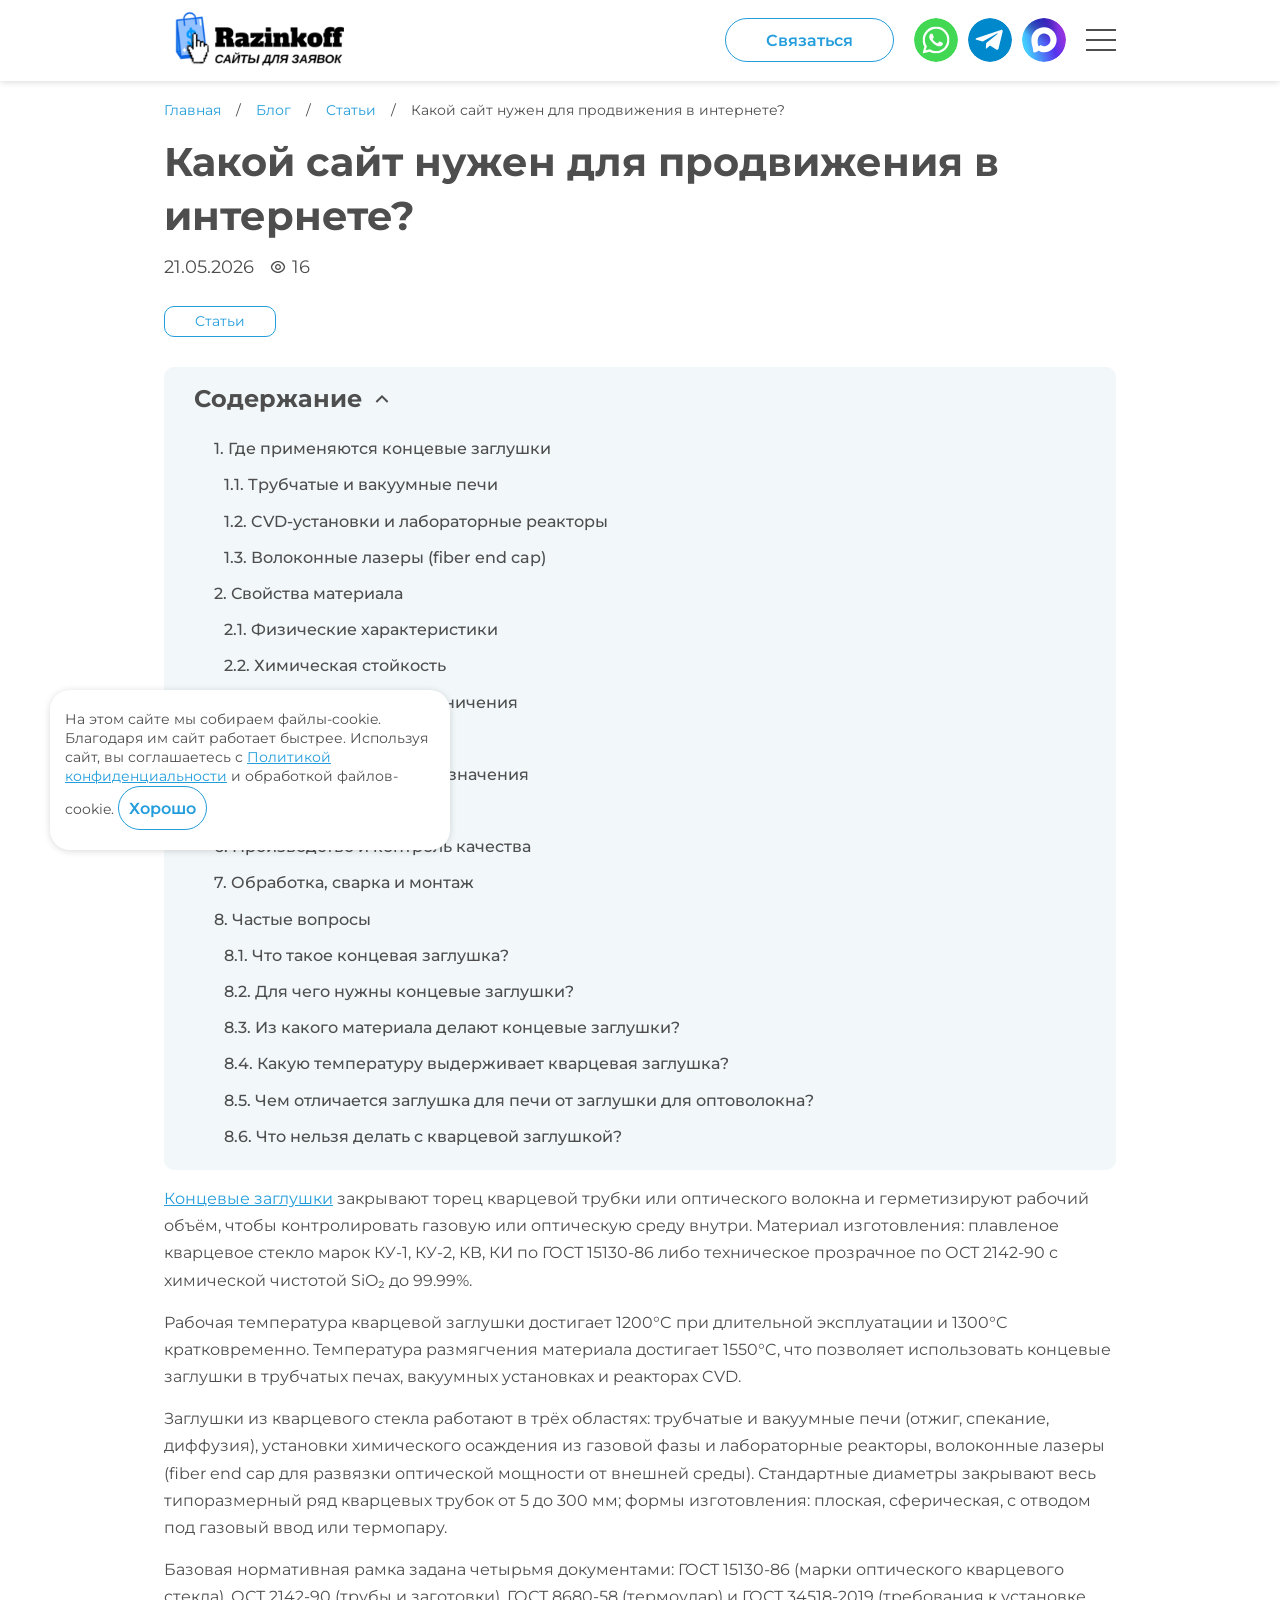
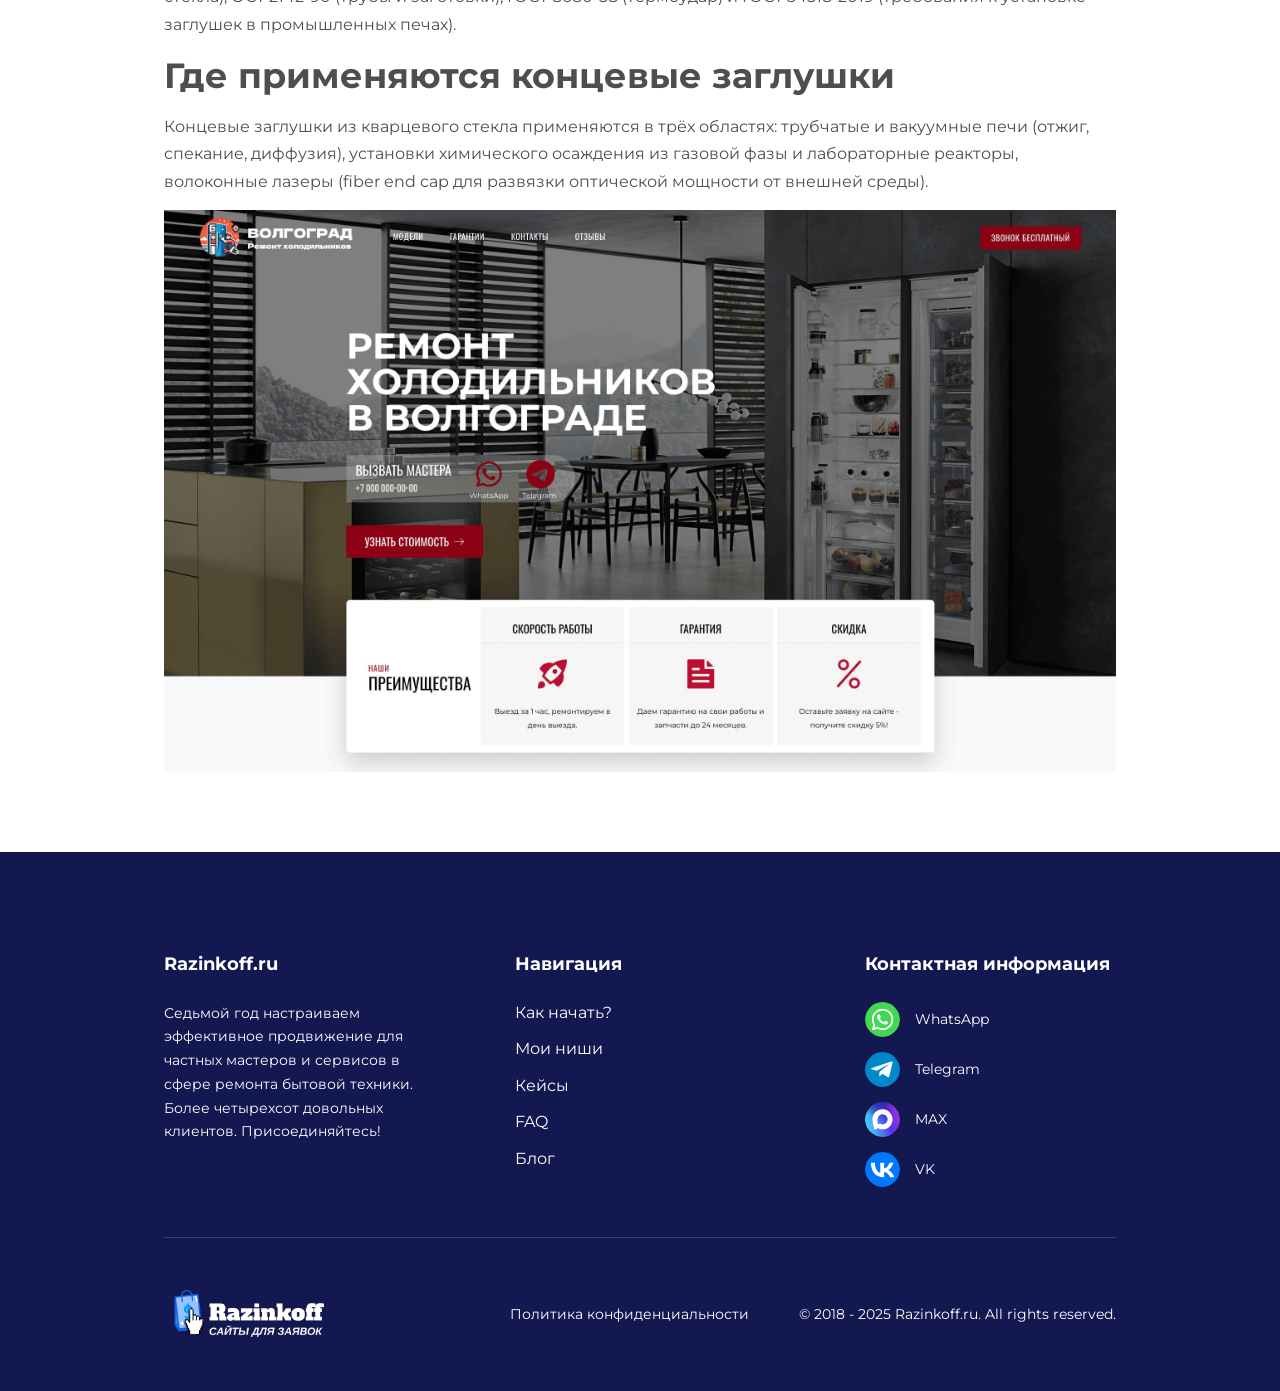
<file: single-blog.html>
<!DOCTYPE html>
<html lang="ru">

<head>

	<meta charset="utf-8">

	<title>Title</title>
	<meta name="description" content="">

	<meta http-equiv="X-UA-Compatible" content="IE=edge">
	<meta name="viewport" content="width=device-width, initial-scale=1, maximum-scale=1">

	<meta property="og:image" content="path/to/image.jpg">
	<link rel="shortcut icon" href="img/favicon/favicon.ico" type="image/x-icon">
	<link rel="apple-touch-icon" href="img/favicon/apple-touch-icon.png">
	<link rel="apple-touch-icon" sizes="72x72" href="img/favicon/apple-touch-icon-72x72.png">
	<link rel="apple-touch-icon" sizes="114x114" href="img/favicon/apple-touch-icon-114x114.png">

	<!-- Chrome, Firefox OS and Opera -->
	<meta name="theme-color" content="#000">
	<!-- Windows Phone -->
	<meta name="msapplication-navbutton-color" content="#000">
	<!-- iOS Safari -->
	<meta name="apple-mobile-web-app-status-bar-style" content="#000">

	<link rel="stylesheet" href="css/main.min.css">

</head>

<body>

	<header class="header">
		<div class="container">
			<div class="row">
				<div class="header-wrapper">
					<a href="index.html" class="header-logo">
						<img src="img/logo.png" alt="#">
					</a>
					<div class="header-block">
						<nav class="header-nav">
							<ul class="nav">
								<li><a href="#start">Как начать?</a></li>
								<li><a href="#nishi">Мои ниши</a></li>
								<li><a href="#cases">Кейсы</a></li>
								<li><a href="#faq">FAQ</a></li>
								<li><a href="#">Блог</a></li>
							</ul>
						</nav>
						<button class="button modal--open" type="button" aria-haspopup="dialog" aria-controls="contact-modal">Связаться</button>
						<ul class="socials">
							<li>
								<a href="https://wa.me/79192826693" target="_blank" title="Перейти в Whatsapp" rel="noopener noreferrer">
									<img src="img/logo-whatsapp.svg" alt="Перейти в Whatsapp">
								</a>
							</li>
							<li>
								<a href="https://t.me/Razinkoff" target="_blank" title="Перейти в Telegram" rel="noopener noreferrer">
									<img src="img/telegram-plane.svg" alt="Перейти в Telegram">
								</a>
							</li>
							<li>
								<a href="#" target="_blank" title="Перейти в Max" rel="noopener noreferrer">
									<img src="img/MAX.svg" alt="Перейти в Max">
								</a>
							</li>
						</ul>
					</div>
					<div class="header-tablet">
						<button class="button modal--open" type="button" aria-haspopup="dialog" aria-controls="contact-modal">Связаться</button>
						<ul class="socials">
							<li>
								<a href="https://wa.me/79192826693" target="_blank" title="Перейти в Whatsapp" rel="noopener noreferrer">
									<img src="img/logo-whatsapp.svg" alt="Перейти в Whatsapp">
								</a>
							</li>
							<li>
								<a href="https://t.me/Razinkoff" target="_blank" title="Перейти в Telegram" rel="noopener noreferrer">
									<img src="img/telegram-plane.svg" alt="Перейти в Telegram">
								</a>
							</li>
							<li>
								<a href="#" target="_blank" title="Перейти в Max" rel="noopener noreferrer">
									<img src="img/MAX.svg" alt="Перейти в Max">
								</a>
							</li>
						</ul>
						<button class="header-burger" title="Открыть меню">
							<span></span><span></span><span></span>
						</button>
					</div>
				</div>
			</div>
		</div>
	</header>

	<main class="main blog blog-archive">
		<section class="section blog-item">
			<div class="container">
				<div class="row">
					<div class="blog-item__title">
						<div class="breadcrumbs" typeof="BreadcrumbList" vocab="https://schema.org/"> 
							<span property="itemListElement" typeof="ListItem">
								<a property="item" typeof="WebPage" title="#" href="#" class="home">
									<span property="name">Главная</span>
								</a>
								<meta property="position" content="1">
							</span>
							/
							<span property="itemListElement" typeof="ListItem">
								<a property="item" typeof="WebPage" title="Перейти к Блогу." href="blog.html" class="archive post-article-archive">
									<span property="name">Блог</span>
								</a>
								<meta property="position" content="2">
							</span>
							/
							<span property="itemListElement" typeof="ListItem">
								<a property="item" typeof="WebPage" title="Go to the Cтатьи Категория новости archives." href="blog.html" class="taxonomy articles_category">
									<span property="name">Cтатьи</span>
								</a>
								<meta property="position" content="3">
							</span>
							/
							<span property="itemListElement" typeof="ListItem">
								<span property="name" class="post post-article current-item">Какой сайт нужен для продвижения в интернете?</span>
								<meta property="url" content="single-blog.html">
								<meta property="position" content="4">
							</span>
						</div>
						<h1 class="h1">Какой сайт нужен для продвижения в интернете?</h1>
						<div class="blog-item__mini blog-item__text">
							<div class="list">
								<div class="item"><span>21.05.2026</span></div>
								<div class="item"> 
									<svg width="16" height="16" viewBox="0 0 16 16" fill="none" xmlns="http://www.w3.org/2000/svg">
										<g clip-path="url(#clip0_589_16655)">
											<path
												d="M8.00173 2C11.5964 2 14.5871 4.58667 15.2144 8C14.5877 11.4133 11.5964 14 8.00173 14C4.40706 14 1.4164 11.4133 0.789062 8C1.41573 4.58667 4.40706 2 8.00173 2ZM8.00173 12.6667C9.36138 12.6664 10.6807 12.2045 11.7436 11.3568C12.8066 10.509 13.5503 9.32552 13.8531 8C13.5492 6.67554 12.805 5.49334 11.7421 4.64668C10.6793 3.80003 9.3606 3.33902 8.00173 3.33902C6.64286 3.33902 5.32419 3.80003 4.26131 4.64668C3.19844 5.49334 2.45424 6.67554 2.1504 8C2.45313 9.32552 3.19685 10.509 4.25983 11.3568C5.32281 12.2045 6.64208 12.6664 8.00173 12.6667ZM8.00173 11C7.20608 11 6.44302 10.6839 5.88041 10.1213C5.3178 9.55871 5.00173 8.79565 5.00173 8C5.00173 7.20435 5.3178 6.44129 5.88041 5.87868C6.44302 5.31607 7.20608 5 8.00173 5C8.79738 5 9.56044 5.31607 10.123 5.87868C10.6857 6.44129 11.0017 7.20435 11.0017 8C11.0017 8.79565 10.6857 9.55871 10.123 10.1213C9.56044 10.6839 8.79738 11 8.00173 11ZM8.00173 9.66667C8.44376 9.66667 8.86768 9.49107 9.18024 9.17851C9.4928 8.86595 9.6684 8.44203 9.6684 8C9.6684 7.55797 9.4928 7.13405 9.18024 6.82149C8.86768 6.50893 8.44376 6.33333 8.00173 6.33333C7.5597 6.33333 7.13578 6.50893 6.82322 6.82149C6.51066 7.13405 6.33506 7.55797 6.33506 8C6.33506 8.44203 6.51066 8.86595 6.82322 9.17851C7.13578 9.49107 7.5597 9.66667 8.00173 9.66667Z"
												fill="white"></path>
										</g>
										<defs>
											<clipPath id="clip0_589_16655">
												<rect width="16" height="16" fill="white"></rect>
											</clipPath>
										</defs>
									</svg> 
									<span>16</span></div>
							</div>
							<div class="tags"> <a href="https://quartz-prom.ru/articles/stati/" class="tag"> Cтатьи </a></div>
						</div>
					</div>
					<div class="blog-item__wrapper redactor">
						<div class="blog-item__contentArticle redactor">
							<div class="toc-wrapper">
								<div class="close_content"><span class="toc-toggle-text">Содержание</span></div>
								<div class="toc">
									<ul>
										<li><a href="#gde-primenyayutsya-koncevye-zaglushki">1. Где применяются концевые заглушки</a></li>
										<ul>
											<li><a href="#trubchatye-i-vakuumnye-pechi">1.1. Трубчатые и вакуумные печи</a></li>
											<li><a href="#cvd-ustanovki-i-laboratornye-reaktory">1.2. CVD-установки и лабораторные реакторы</a></li>
											<li><a href="#volokonnye-lazery-fiber-end-cap">1.3. Волоконные лазеры (fiber end cap)</a></li>
										</ul>
										<li><a href="#svoystva-materiala">2. Свойства материала</a></li>
										<ul>
											<li><a href="#fizicheskie-harakteristiki">2.1. Физические характеристики</a></li>
											<li><a href="#himicheskaya-stoykost">2.2. Химическая стойкость</a></li>
											<li><a href="#tehnologicheskie-ogranicheniya">2.3. Технологические ограничения</a></li>
										</ul>
										<li><a href="#tipy-koncevyh-zaglushek">3. Типы концевых заглушек</a></li>
										<li><a href="#razmery-artikuly-i-oboznacheniya">4. Размеры, артикулы и обозначения</a></li>
										<li><a href="#normativnaya-baza">5. Нормативная база</a></li>
										<li><a href="#proizvodstvo-i-kontrol-kachestva">6. Производство и контроль качества</a></li>
										<li><a href="#obrabotka-svarka-i-montazh">7. Обработка, сварка и монтаж</a></li>
										<li><a href="#chastye-voprosy">8. Частые вопросы</a></li>
										<ul>
											<li><a href="#chto-takoe-koncevaya-zaglushka">8.1. Что такое концевая заглушка?</a></li>
											<li><a href="#dlya-chego-nuzhny-koncevye-zaglushki">8.2. Для чего нужны концевые заглушки?</a></li>
											<li><a href="#iz-kakogo-materiala-delayut-koncevye-zaglushki">8.3. Из какого материала делают концевые
													заглушки?</a></li>
											<li><a href="#kakuyu-temperaturu-vyderzhivaet-kvarcevaya-zaglushka">8.4. Какую температуру выдерживает кварцевая
													заглушка?</a></li>
											<li><a href="#chem-otlichaetsya-zaglushka-dlya-pechi-ot-zaglushki-dlya-optovolokna">8.5. Чем отличается заглушка
													для печи от заглушки для оптоволокна?</a></li>
											<li><a href="#chto-nelzya-delat-s-kvarcevoy-zaglushkoy">8.6. Что нельзя делать с кварцевой заглушкой?</a></li>
										</ul>
									</ul>
								</div>
							</div>
							<p>
								<a href="#">Концевые заглушки</a> закрывают торец кварцевой трубки или оптического волокна и герметизируют рабочий объём, чтобы
								контролировать газовую или оптическую среду внутри. Материал изготовления: плавленое кварцевое стекло марок КУ-1,
								КУ-2, КВ, КИ по ГОСТ 15130-86 либо техническое прозрачное по ОСТ 2142-90 с химической чистотой SiO₂ до 99.99%.
							</p>
							<p>
								Рабочая температура кварцевой заглушки достигает 1200°C при длительной эксплуатации и 1300°C кратковременно.
								Температура размягчения материала достигает 1550°C, что позволяет использовать концевые заглушки в трубчатых печах,
								вакуумных установках и реакторах CVD.
							</p>
							<p>
							
								Заглушки из кварцевого стекла работают в трёх областях: трубчатые и вакуумные печи (отжиг, спекание, диффузия),
								установки химического осаждения из газовой фазы и лабораторные реакторы, волоконные лазеры (fiber end cap для развязки
								оптической мощности от внешней среды). Стандартные диаметры закрывают весь типоразмерный ряд кварцевых трубок от 5 до
								300 мм; формы изготовления: плоская, сферическая, с отводом под газовый ввод или термопару.
							</p>
							<p>
								Базовая нормативная рамка задана четырьмя документами: ГОСТ 15130-86 (марки оптического кварцевого стекла), ОСТ
								2142-90 (трубы и заготовки), ГОСТ 8680-58 (термоудар) и ГОСТ 34518-2019 (требования к установке заглушек в
								промышленных печах).
							</p>
							<h2 id="gde-primenyayutsya-koncevye-zaglushki">Где применяются концевые заглушки</h2>
							<p>
								Концевые заглушки из кварцевого стекла применяются в трёх областях: трубчатые и вакуумные печи (отжиг, спекание,
								диффузия), установки химического осаждения из газовой фазы и лабораторные реакторы, волоконные лазеры (fiber end cap для
								развязки оптической мощности от внешней среды).
							</p>
							<img src="img/client-site.jpg" alt="Концевые заглушки">
						</div>
					</div>
				</div>
			</div>
		</section>
	</main>

	<footer class="footer">
		<div class="container">
			<div class="row">
				<div class="footer-top">
					<div class="footer-info footer-block">
						<div class="title fz-20">Razinkoff.ru</div>
						<div class="text fz-18">
							Седьмой год настраиваем эффективное продвижение для частных мастеров и сервисов в сфере ремонта бытовой техники.<br>
							Более четырехсот довольных клиентов. Присоединяйтесь!
						</div>
					</div>
					<div class="footer-nav footer-block">
						<div class="title fz-20">Навигация</div>
						<nav>
							<ul class="nav">
								<li><a href="#start">Как начать?</a></li>
								<li><a href="#nishi">Мои ниши</a></li>
								<li><a href="#cases">Кейсы</a></li>
								<li><a href="#faq">FAQ</a></li>
								<li><a href="#">Блог</a></li>
							</ul>
						</nav>
					</div>
					<div class="footer-contacts footer-block">
						<div class="title fz-20">Контактная информация</div>
						<ul class="socials">
							<li>
								<a href="https://wa.me/79192826693" target="_blank" title="Перейти в WhatsApp" rel="noopener noreferrer">
									<img src="img/logo-whatsapp.svg" alt="Перейти в WhatsApp">
									<span class="fz-18">WhatsApp</span>
								</a>
							</li>
							<li>
								<a href="https://t.me/Razinkoff" target="_blank" title="Перейти в Telegram" rel="noopener noreferrer">
									<img src="img/telegram-plane.svg" alt="Перейти в Telegram">
									<span class="fz-18">Telegram</span>
								</a>
							</li>
							<li>
								<a href="#" target="_blank" title="Перейти в MAX" rel="noopener noreferrer">
									<img src="img/MAX.svg" alt="Перейти в MAX">
									<span class="fz-18">MAX</span>
								</a>
							</li>
							<li>
								<a href="https://vk.com/delaemsaitidlyavas" target="_blank" title="Перейти в VK" rel="noopener noreferrer">
									<img src="img/vk.svg" alt="Перейти в VK">
									<span class="fz-18">VK</span>
								</a>
							</li>
						</ul>
					</div>
				</div>
				<div class="footer-bottom">
					<div class="footer-logo">
						<img src="img/logo-footer.png" alt="#">
					</div>
					<a href="#" class="privacy fz-18">Политика конфиденциальности</a>
					<div class="copyright fz-18">© 2018 - 2025 Razinkoff.ru. All rights reserved.</div>
				</div>
			</div>
		</div>
	</footer>

	<div class="modal modal--general" role="dialog" aria-modal="true">
		<div class="modal-wrapper">
			<div class="modal-close">
				<svg width="24" height="24" viewBox="0 0 24 24" fill="none" xmlns="http://www.w3.org/2000/svg">
					<path d="M4.7998 4.7998L19.1998 19.1998M4.7998 19.1998L19.1998 4.7998" stroke="white" stroke-width="2.5"
						stroke-linecap="round" stroke-linejoin="round"></path>
				</svg>
			</div>
			<div class="modal-left">
				<img src="img/raz-modal.jpg" alt="#">
			</div>
			<div class="modal-right">
				<div class="modal-ways">
					<div class="item">
						<img src="img/modal-way-1.svg" alt="#">
					</div>
					<svg xmlns="http://www.w3.org/2000/svg" id="nc_icon" xml:space="preserve" viewBox="0 0 24 24">
						<g fill="none" stroke="currentColor" stroke-miterlimit="10" class="nc-icon-wrapper">
							<path d="M2 12h20" data-cap="butt" data-color="color-2" vector-effect="non-scaling-stroke" />
							<path stroke-linecap="square" d="m15 5 7 7-7 7" vector-effect="non-scaling-stroke" />
						</g>
					</svg>
					<div class="item">
						<img src="img/modal-way-2.svg" alt="#">
					</div>
					<svg xmlns="http://www.w3.org/2000/svg" id="nc_icon" xml:space="preserve" viewBox="0 0 24 24">
						<g fill="none" stroke="currentColor" stroke-miterlimit="10" class="nc-icon-wrapper">
							<path d="M2 12h20" data-cap="butt" data-color="color-2" vector-effect="non-scaling-stroke" />
							<path stroke-linecap="square" d="m15 5 7 7-7 7" vector-effect="non-scaling-stroke" />
						</g>
					</svg>
					<div class="item">
						<img src="img/modal-way-3.svg" alt="#">
					</div>
				</div>
				<div class="fz-24">Оставьте номер и я перезвоню</div>
				<form action="#">
					<span class="wpcf7-form-control-wrap" data-name="tel">
						<input size="40" class="wpcf7-form-control wpcf7-tel wpcf7-validates-as-required wpcf7-text wpcf7-validates-as-tel" aria-required="true" aria-invalid="false" placeholder="Номер телефона" value="" type="tel" name="tel">
					</span>
					<div class="wpcf7-form-control-wrap radio--button fz-14">
						<input class="custom--check" type="checkbox" id="check" name="check">
						<label for="check"><span>Отправляя заявку, Вы соглашаетесь с <a href="/politic" target="_blank">Политикой конфиденциальности</a></span></label>
					</div>
					<button class="button wpcf7-form-control wpcf7-submit" type="submit">
						<span>Отправить</span>
					</button>
				</form>
				<div class="modal-social">
					<span class="info">или свяжитесь с нами<br> удобным для Вас способом:</span>
					<a href="#" class="button button-whatsapp" target="_blank" rel="noopener noreferrer">
						<img src="img/logo-whatsapp.svg" alt="Написать в Whatsapp">
						<span>Написать в Whatsapp</span>
					</a>
					<a href="#" class="button button-telegram" target="_blank" rel="noopener noreferrer">
						<img src="img/telegram-plane.svg" alt="Написать в Telegram">
						<span>Написать в Telegram</span>
					</a>
					<a href="tel:+79192826693" class="button button-phone" target="_blank" rel="noopener noreferrer">
						<img src="img/phone-volume.svg" alt="Позвонить по номеру">
						<span>+7 (919) 282-66-93</span>
					</a>
				</div>
			</div>
		</div>
	</div>

	<div class="modal modal--send">
		<div class="modal-wrapper">
			<div class="modal-close">
				<svg width="14" height="14" viewBox="0 0 14 14" fill="none" xmlns="http://www.w3.org/2000/svg">
					<path d="M1 13L13 1M1 1L13 13" stroke="#0F67FE" stroke-width="2" stroke-linecap="round" stroke-linejoin="round"></path>
				</svg>
			</div>
			<div class="modal--send__message h1">Ваша заявка отправлена!</div>
			<div class="h2">Скоро с вами свяжется наш специалист.</div>
		</div>
	</div>

	<div class="cookies">
		<div class="cookies--wrapper">
			<span>
				На этом сайте мы собираем файлы-cookie. Благодаря им сайт работает быстрее.
				Используя сайт, вы соглашаетесь с <a href="/privacy-policy/" target="_blank">Политикой конфиденциальности</a> и обработкой файлов-cookie.
			</span>
			<button class="button button--gradient cookies--button"><span>Хорошо</span></button>
		</div>
	</div>

	<div class="top" title="Наверх">
		<svg class="svg--icon" viewBox="0 0 16 16" fill="none" xmlns="http://www.w3.org/2000/svg">
			<path d="M6.8801 1.1199L12.9688 7.2086L0.791771 7.20823L0 8L0.791659 8.79166L12.9683 8.79168L6.88002 14.88L8 16L14.8801 9.11989L15.2082 8.79177L16 8L14.88 6.88001L8 9.48178e-07L6.8801 1.1199Z"></path>
		</svg>
	</div>

	<script src="js/scripts.min.js"></script>

</body>
</html>
</file>
<file: css/main.min.css>
@font-face{font-display:swap;font-family:montserrat;font-style:normal;font-weight:400;src:url(../fonts/Montserrat-Regular.eot);src:url(../fonts/Montserrat-Regular.eot?#iefix) format("embedded-opentype"),url(../fonts/Montserrat-Regular.woff) format("woff"),url(../fonts/Montserrat-Regular.ttf) format("truetype")}@font-face{font-display:swap;font-family:montserrat;font-style:normal;font-weight:500;src:url(../fonts/Montserrat-Medium.eot);src:url(../fonts/Montserrat-Medium.eot?#iefix) format("embedded-opentype"),url(../fonts/Montserrat-Medium.woff) format("woff"),url(../fonts/Montserrat-Medium.ttf) format("truetype")}@font-face{font-display:swap;font-family:montserrat;font-style:normal;font-weight:600;src:url(../fonts/Montserrat-SemiBold.eot);src:url(../fonts/Montserrat-SemiBold.eot?#iefix) format("embedded-opentype"),url(../fonts/Montserrat-SemiBold.woff) format("woff"),url(../fonts/Montserrat-SemiBold.ttf) format("truetype")}@font-face{font-display:swap;font-family:montserrat;font-style:normal;font-weight:700;src:url(../fonts/Montserrat-Bold.eot);src:url(../fonts/Montserrat-Bold.eot?#iefix) format("embedded-opentype"),url(../fonts/Montserrat-Bold.woff) format("woff"),url(../fonts/Montserrat-Bold.ttf) format("truetype")}@font-face{font-display:swap;font-family:roboto;font-style:normal;font-weight:400;src:url(../fonts/RobotoRegular/RobotoRegular.eot);src:url(../fonts/RobotoRegular/RobotoRegular.eot?#iefix) format("embedded-opentype"),url(../fonts/RobotoRegular/RobotoRegular.woff) format("woff"),url(../fonts/RobotoRegular/RobotoRegular.ttf) format("truetype")}@font-face{font-display:swap;font-family:roboto;font-style:normal;font-weight:700;src:url(../fonts/RobotoBold/RobotoBold.eot);src:url(../fonts/RobotoBold/RobotoBold.eot?#iefix) format("embedded-opentype"),url(../fonts/RobotoBold/RobotoBold.woff) format("woff"),url(../fonts/RobotoBold/RobotoBold.ttf) format("truetype")}:root{--f-spinner-width:36px;--f-spinner-height:36px;--f-spinner-color-1:rgba(0,0,0,.1);--f-spinner-color-2:rgba(17,24,28,.8);--f-spinner-stroke:2.75}.f-spinner{height:var(--f-spinner-height);margin:auto;padding:0;width:var(--f-spinner-width)}.f-spinner svg{-webkit-animation:f-spinner-rotate 2s linear infinite;animation:f-spinner-rotate 2s linear infinite;height:100%;vertical-align:top;width:100%}.f-spinner svg *{stroke-width:var(--f-spinner-stroke);fill:none}.f-spinner svg :first-child{stroke:var(--f-spinner-color-1)}.f-spinner svg :last-child{stroke:var(--f-spinner-color-2);-webkit-animation:f-spinner-dash 2s ease-in-out infinite;animation:f-spinner-dash 2s ease-in-out infinite}@-webkit-keyframes f-spinner-rotate{to{-webkit-transform:rotate(1turn);transform:rotate(1turn)}}@keyframes f-spinner-rotate{to{-webkit-transform:rotate(1turn);transform:rotate(1turn)}}@-webkit-keyframes f-spinner-dash{0%{stroke-dasharray:1,150;stroke-dashoffset:0}50%{stroke-dasharray:90,150;stroke-dashoffset:-35}to{stroke-dasharray:90,150;stroke-dashoffset:-124}}@keyframes f-spinner-dash{0%{stroke-dasharray:1,150;stroke-dashoffset:0}50%{stroke-dasharray:90,150;stroke-dashoffset:-35}to{stroke-dasharray:90,150;stroke-dashoffset:-124}}.f-throwOutUp{-webkit-animation:var(--f-throw-out-duration,.175s) ease-out both f-throwOutUp;animation:var(--f-throw-out-duration,.175s) ease-out both f-throwOutUp}.f-throwOutDown{-webkit-animation:var(--f-throw-out-duration,.175s) ease-out both f-throwOutDown;animation:var(--f-throw-out-duration,.175s) ease-out both f-throwOutDown}@-webkit-keyframes f-throwOutUp{to{opacity:0;-webkit-transform:translate3d(0,calc(var(--f-throw-out-distance, 150px)*-1),0);transform:translate3d(0,calc(var(--f-throw-out-distance, 150px)*-1),0)}}@keyframes f-throwOutUp{to{opacity:0;-webkit-transform:translate3d(0,calc(var(--f-throw-out-distance, 150px)*-1),0);transform:translate3d(0,calc(var(--f-throw-out-distance, 150px)*-1),0)}}@-webkit-keyframes f-throwOutDown{to{opacity:0;-webkit-transform:translate3d(0,var(--f-throw-out-distance,150px),0);transform:translate3d(0,var(--f-throw-out-distance,150px),0)}}@keyframes f-throwOutDown{to{opacity:0;-webkit-transform:translate3d(0,var(--f-throw-out-distance,150px),0);transform:translate3d(0,var(--f-throw-out-distance,150px),0)}}.f-zoomInUp{-webkit-animation:var(--f-transition-duration,.2s) ease .1s both f-zoomInUp;animation:var(--f-transition-duration,.2s) ease .1s both f-zoomInUp}.f-zoomOutDown{-webkit-animation:var(--f-transition-duration,.2s) ease both f-zoomOutDown;animation:var(--f-transition-duration,.2s) ease both f-zoomOutDown}@-webkit-keyframes f-zoomInUp{0%{opacity:0;-webkit-transform:scale(.975) translate3d(0,16px,0);transform:scale(.975) translate3d(0,16px,0)}to{opacity:1;-webkit-transform:scale(1) translateZ(0);transform:scale(1) translateZ(0)}}@keyframes f-zoomInUp{0%{opacity:0;-webkit-transform:scale(.975) translate3d(0,16px,0);transform:scale(.975) translate3d(0,16px,0)}to{opacity:1;-webkit-transform:scale(1) translateZ(0);transform:scale(1) translateZ(0)}}@-webkit-keyframes f-zoomOutDown{to{opacity:0;-webkit-transform:scale(.975) translate3d(0,16px,0);transform:scale(.975) translate3d(0,16px,0)}}@keyframes f-zoomOutDown{to{opacity:0;-webkit-transform:scale(.975) translate3d(0,16px,0);transform:scale(.975) translate3d(0,16px,0)}}.f-fadeIn{-webkit-animation:var(--f-transition-duration,.2s) var(--f-transition-easing,ease) var(--f-transition-delay,0s) both f-fadeIn;animation:var(--f-transition-duration,.2s) var(--f-transition-easing,ease) var(--f-transition-delay,0s) both f-fadeIn;z-index:2}.f-fadeOut{-webkit-animation:var(--f-transition-duration,.2s) var(--f-transition-easing,ease) var(--f-transition-delay,0s) both f-fadeOut;animation:var(--f-transition-duration,.2s) var(--f-transition-easing,ease) var(--f-transition-delay,0s) both f-fadeOut;z-index:1}@-webkit-keyframes f-fadeIn{0%{opacity:0}to{opacity:1}}@keyframes f-fadeIn{0%{opacity:0}to{opacity:1}}@-webkit-keyframes f-fadeOut{to{opacity:0}}@keyframes f-fadeOut{to{opacity:0}}.f-fadeFastIn{-webkit-animation:var(--f-transition-duration,.2s) ease-out both f-fadeFastIn;animation:var(--f-transition-duration,.2s) ease-out both f-fadeFastIn;z-index:2}.f-fadeFastOut{-webkit-animation:var(--f-transition-duration,.1s) ease-out both f-fadeFastOut;animation:var(--f-transition-duration,.1s) ease-out both f-fadeFastOut;z-index:2}@-webkit-keyframes f-fadeFastIn{0%{opacity:.75}to{opacity:1}}@keyframes f-fadeFastIn{0%{opacity:.75}to{opacity:1}}@-webkit-keyframes f-fadeFastOut{to{opacity:0}}@keyframes f-fadeFastOut{to{opacity:0}}.f-fadeSlowIn{-webkit-animation:var(--f-transition-duration,.5s) ease both f-fadeSlowIn;animation:var(--f-transition-duration,.5s) ease both f-fadeSlowIn;z-index:2}.f-fadeSlowOut{-webkit-animation:var(--f-transition-duration,.5s) ease both f-fadeSlowOut;animation:var(--f-transition-duration,.5s) ease both f-fadeSlowOut;z-index:1}@-webkit-keyframes f-fadeSlowIn{0%{opacity:0}to{opacity:1}}@keyframes f-fadeSlowIn{0%{opacity:0}to{opacity:1}}@-webkit-keyframes f-fadeSlowOut{to{opacity:0}}@keyframes f-fadeSlowOut{to{opacity:0}}.f-crossfadeIn{-webkit-animation:var(--f-transition-duration,.2s) ease-out both f-crossfadeIn;animation:var(--f-transition-duration,.2s) ease-out both f-crossfadeIn;z-index:2}.f-crossfadeOut{-webkit-animation:calc(var(--f-transition-duration, .2s)*.5) linear .1s both f-crossfadeOut;animation:calc(var(--f-transition-duration, .2s)*.5) linear .1s both f-crossfadeOut;z-index:1}@-webkit-keyframes f-crossfadeIn{0%{opacity:0}to{opacity:1}}@keyframes f-crossfadeIn{0%{opacity:0}to{opacity:1}}@-webkit-keyframes f-crossfadeOut{to{opacity:0}}@keyframes f-crossfadeOut{to{opacity:0}}.f-slideIn.from-next{-webkit-animation:var(--f-transition-duration,.85s) cubic-bezier(.16,1,.3,1) f-slideInNext;animation:var(--f-transition-duration,.85s) cubic-bezier(.16,1,.3,1) f-slideInNext}.f-slideIn.from-prev{-webkit-animation:var(--f-transition-duration,.85s) cubic-bezier(.16,1,.3,1) f-slideInPrev;animation:var(--f-transition-duration,.85s) cubic-bezier(.16,1,.3,1) f-slideInPrev}.f-slideOut.to-next{-webkit-animation:var(--f-transition-duration,.85s) cubic-bezier(.16,1,.3,1) f-slideOutNext;animation:var(--f-transition-duration,.85s) cubic-bezier(.16,1,.3,1) f-slideOutNext}.f-slideOut.to-prev{-webkit-animation:var(--f-transition-duration,.85s) cubic-bezier(.16,1,.3,1) f-slideOutPrev;animation:var(--f-transition-duration,.85s) cubic-bezier(.16,1,.3,1) f-slideOutPrev}@-webkit-keyframes f-slideInPrev{0%{-webkit-transform:translateX(100%);transform:translateX(100%)}to{-webkit-transform:translateZ(0);transform:translateZ(0)}}@keyframes f-slideInPrev{0%{-webkit-transform:translateX(100%);transform:translateX(100%)}to{-webkit-transform:translateZ(0);transform:translateZ(0)}}@-webkit-keyframes f-slideInNext{0%{-webkit-transform:translateX(-100%);transform:translateX(-100%)}to{-webkit-transform:translateZ(0);transform:translateZ(0)}}@keyframes f-slideInNext{0%{-webkit-transform:translateX(-100%);transform:translateX(-100%)}to{-webkit-transform:translateZ(0);transform:translateZ(0)}}@-webkit-keyframes f-slideOutNext{to{-webkit-transform:translateX(-100%);transform:translateX(-100%)}}@keyframes f-slideOutNext{to{-webkit-transform:translateX(-100%);transform:translateX(-100%)}}@-webkit-keyframes f-slideOutPrev{to{-webkit-transform:translateX(100%);transform:translateX(100%)}}@keyframes f-slideOutPrev{to{-webkit-transform:translateX(100%);transform:translateX(100%)}}.f-classicIn.from-next{-webkit-animation:var(--f-transition-duration,.85s) cubic-bezier(.16,1,.3,1) f-classicInNext;animation:var(--f-transition-duration,.85s) cubic-bezier(.16,1,.3,1) f-classicInNext;z-index:2}.f-classicIn.from-prev{-webkit-animation:var(--f-transition-duration,.85s) cubic-bezier(.16,1,.3,1) f-classicInPrev;animation:var(--f-transition-duration,.85s) cubic-bezier(.16,1,.3,1) f-classicInPrev;z-index:2}.f-classicOut.to-next{-webkit-animation:var(--f-transition-duration,.85s) cubic-bezier(.16,1,.3,1) f-classicOutNext;animation:var(--f-transition-duration,.85s) cubic-bezier(.16,1,.3,1) f-classicOutNext;z-index:1}.f-classicOut.to-prev{-webkit-animation:var(--f-transition-duration,.85s) cubic-bezier(.16,1,.3,1) f-classicOutPrev;animation:var(--f-transition-duration,.85s) cubic-bezier(.16,1,.3,1) f-classicOutPrev;z-index:1}@-webkit-keyframes f-classicInNext{0%{opacity:0;-webkit-transform:translateX(-75px);transform:translateX(-75px)}to{opacity:1;-webkit-transform:translateZ(0);transform:translateZ(0)}}@keyframes f-classicInNext{0%{opacity:0;-webkit-transform:translateX(-75px);transform:translateX(-75px)}to{opacity:1;-webkit-transform:translateZ(0);transform:translateZ(0)}}@-webkit-keyframes f-classicInPrev{0%{opacity:0;-webkit-transform:translateX(75px);transform:translateX(75px)}to{opacity:1;-webkit-transform:translateZ(0);transform:translateZ(0)}}@keyframes f-classicInPrev{0%{opacity:0;-webkit-transform:translateX(75px);transform:translateX(75px)}to{opacity:1;-webkit-transform:translateZ(0);transform:translateZ(0)}}@-webkit-keyframes f-classicOutNext{to{opacity:0;-webkit-transform:translateX(-75px);transform:translateX(-75px)}}@keyframes f-classicOutNext{to{opacity:0;-webkit-transform:translateX(-75px);transform:translateX(-75px)}}@-webkit-keyframes f-classicOutPrev{to{opacity:0;-webkit-transform:translateX(75px);transform:translateX(75px)}}@keyframes f-classicOutPrev{to{opacity:0;-webkit-transform:translateX(75px);transform:translateX(75px)}}:root{--f-button-width:40px;--f-button-height:40px;--f-button-border:0;--f-button-border-radius:0;--f-button-color:#374151;--f-button-bg:#f8f8f8;--f-button-hover-bg:#e0e0e0;--f-button-active-bg:#d0d0d0;--f-button-shadow:none;--f-button-transition:all 0.15s ease;--f-button-transform:none;--f-button-svg-width:20px;--f-button-svg-height:20px;--f-button-svg-stroke-width:1.5;--f-button-svg-fill:none;--f-button-svg-filter:none;--f-button-svg-disabled-opacity:0.65}.f-button{display:-webkit-box;display:-ms-flexbox;display:flex;-webkit-box-pack:center;-ms-flex-pack:center;justify-content:center;-webkit-box-align:center;-ms-flex-align:center;align-items:center;background:var(--f-button-bg);border:var(--f-button-border);border-radius:var(--f-button-border-radius);-webkit-box-shadow:var(--f-button-shadow);box-shadow:var(--f-button-shadow);-webkit-box-sizing:content-box;box-sizing:content-box;color:var(--f-button-color);cursor:pointer;height:var(--f-button-height);margin:0;padding:0;pointer-events:all;position:relative;-webkit-transition:var(--f-button-transition);transition:var(--f-button-transition);width:var(--f-button-width)}@media (hover:hover){.f-button:hover:not([disabled]){background-color:var(--f-button-hover-bg);color:var(--f-button-hover-color)}}.f-button:active:not([disabled]){background-color:var(--f-button-active-bg)}.f-button:focus:not(:focus-visible){outline:none}.f-button:focus-visible{-webkit-box-shadow:inset 0 0 0 var(--f-button-outline,2px) var(--f-button-outline-color,var(--f-button-color));box-shadow:inset 0 0 0 var(--f-button-outline,2px) var(--f-button-outline-color,var(--f-button-color));outline:none}.f-button svg{height:var(--f-button-svg-height);width:var(--f-button-svg-width);fill:var(--f-button-svg-fill);stroke:currentColor;stroke-width:var(--f-button-svg-stroke-width);stroke-linecap:round;stroke-linejoin:round;-webkit-filter:var(--f-button-svg-filter);filter:var(--f-button-svg-filter);pointer-events:none;-webkit-transform:var(--f-button-transform);-ms-transform:var(--f-button-transform);transform:var(--f-button-transform);-webkit-transition:opacity .15s ease;transition:opacity .15s ease}.f-button[disabled]{cursor:default}.f-button[disabled] svg{opacity:var(--f-button-svg-disabled-opacity)}.f-carousel__nav .f-button.is-next,.f-carousel__nav .f-button.is-prev,.fancybox__nav .f-button.is-next,.fancybox__nav .f-button.is-prev{position:absolute;z-index:1}.is-horizontal .f-carousel__nav .f-button.is-next,.is-horizontal .f-carousel__nav .f-button.is-prev,.is-horizontal .fancybox__nav .f-button.is-next,.is-horizontal .fancybox__nav .f-button.is-prev{top:50%;-webkit-transform:translateY(-50%);-ms-transform:translateY(-50%);transform:translateY(-50%)}.is-horizontal .f-carousel__nav .f-button.is-prev,.is-horizontal .fancybox__nav .f-button.is-prev{left:var(--f-button-prev-pos)}.is-horizontal .f-carousel__nav .f-button.is-next,.is-horizontal .fancybox__nav .f-button.is-next{right:var(--f-button-next-pos)}.is-horizontal.is-rtl .f-carousel__nav .f-button.is-prev,.is-horizontal.is-rtl .fancybox__nav .f-button.is-prev{left:auto;right:var(--f-button-next-pos)}.is-horizontal.is-rtl .f-carousel__nav .f-button.is-next,.is-horizontal.is-rtl .fancybox__nav .f-button.is-next{left:var(--f-button-prev-pos);right:auto}.is-vertical .f-carousel__nav .f-button.is-next,.is-vertical .f-carousel__nav .f-button.is-prev,.is-vertical .fancybox__nav .f-button.is-next,.is-vertical .fancybox__nav .f-button.is-prev{left:50%;top:auto;-webkit-transform:translateX(-50%);-ms-transform:translateX(-50%);transform:translateX(-50%)}.is-vertical .f-carousel__nav .f-button.is-prev,.is-vertical .fancybox__nav .f-button.is-prev{top:var(--f-button-next-pos)}.is-vertical .f-carousel__nav .f-button.is-next,.is-vertical .fancybox__nav .f-button.is-next{bottom:var(--f-button-next-pos)}.is-vertical .f-carousel__nav .f-button.is-next svg,.is-vertical .f-carousel__nav .f-button.is-prev svg,.is-vertical .fancybox__nav .f-button.is-next svg,.is-vertical .fancybox__nav .f-button.is-prev svg{-webkit-transform:rotate(90deg);-ms-transform:rotate(90deg);transform:rotate(90deg)}.f-carousel__nav .f-button:disabled,.fancybox__nav .f-button:disabled{pointer-events:none}html.with-fancybox{overflow:visible;scroll-behavior:auto;width:auto}html.with-fancybox body{-ms-touch-action:none;touch-action:none}html.with-fancybox body.hide-scrollbar{margin-right:calc(var(--fancybox-body-margin, 0px) + var(--fancybox-scrollbar-compensate, 0px));overflow:hidden!important;overscroll-behavior-y:none;width:auto}.fancybox__container{--fancybox-color:#dbdbdb;--fancybox-hover-color:#fff;--fancybox-bg:rgba(24,24,27,.98);--fancybox-slide-gap:10px;--f-spinner-width:50px;--f-spinner-height:50px;--f-spinner-color-1:hsla(0,0%,100%,.1);--f-spinner-color-2:#bbb;--f-spinner-stroke:3.65;bottom:0;direction:ltr;display:-webkit-box;display:-ms-flexbox;display:flex;left:0;position:fixed;right:0;top:0;-webkit-box-orient:vertical;-webkit-box-direction:normal;-webkit-box-sizing:border-box;box-sizing:border-box;color:#f8f8f8;-ms-flex-direction:column;flex-direction:column;margin:0;padding:0;-webkit-tap-highlight-color:rgba(0,0,0,0);outline:none;overflow:visible;-webkit-transform-origin:top left;-ms-transform-origin:top left;transform-origin:top left;z-index:var(--fancybox-zIndex,1050);-webkit-text-size-adjust:100%;-moz-text-size-adjust:none;-ms-text-size-adjust:100%;text-size-adjust:100%;overscroll-behavior-y:contain}.fancybox__container *,.fancybox__container :after,.fancybox__container :before{-webkit-box-sizing:inherit;box-sizing:inherit}.fancybox__container::-ms-backdrop{background-color:rgba(0,0,0,0)}.fancybox__container::backdrop{background-color:rgba(0,0,0,0)}.fancybox__backdrop{background:var(--fancybox-bg);bottom:0;left:0;opacity:var(--fancybox-opacity,1);position:fixed;right:0;top:0;will-change:opacity;z-index:-1}.fancybox__carousel{-webkit-box-sizing:border-box;box-sizing:border-box;position:relative;-webkit-box-flex:1;-ms-flex:1;flex:1;min-height:0;overflow-x:clip;overflow-y:visible;z-index:10}.fancybox__viewport{height:100%;width:100%}.fancybox__viewport.is-draggable{cursor:move;cursor:-webkit-grab;cursor:grab}.fancybox__viewport.is-dragging{cursor:move;cursor:-webkit-grabbing;cursor:grabbing}.fancybox__track{margin:0 auto}.fancybox__slide,.fancybox__track{display:-webkit-box;display:-ms-flexbox;display:flex;height:100%}.fancybox__slide{-webkit-box-flex:0;-ms-flex:0 0 auto;flex:0 0 auto;position:relative;-webkit-box-orient:vertical;-webkit-box-direction:normal;-ms-flex-direction:column;flex-direction:column;-webkit-box-align:center;-ms-flex-align:center;align-items:center;margin:0 var(--fancybox-slide-gap) 0 0;overflow:auto;padding:4px;width:100%;-ms-scroll-chaining:none;-webkit-backface-visibility:hidden;backface-visibility:hidden;overscroll-behavior:contain;-webkit-transform:translateZ(0);transform:translateZ(0)}.fancybox__container:not(.is-compact) .fancybox__slide.has-close-btn{padding-top:40px}.fancybox__slide.has-html5video,.fancybox__slide.has-iframe,.fancybox__slide.has-image,.fancybox__slide.has-video{overflow:hidden}.fancybox__slide.has-image.is-animating,.fancybox__slide.has-image.is-selected{overflow:visible}.fancybox__slide:after,.fancybox__slide:before{content:"";-webkit-box-flex:0;-ms-flex:0 0 0px;flex:0 0 0;margin:auto}.fancybox__content{-ms-flex-item-align:center;-ms-grid-row-align:center;align-self:center;display:-webkit-box;display:-ms-flexbox;display:flex;-webkit-box-orient:vertical;-webkit-box-direction:normal;background:var(--fancybox-content-bg,#fff);border-radius:0;color:var(--fancybox-content-color,#374151);cursor:default;-ms-flex-direction:column;flex-direction:column;margin:0;max-width:100%;padding:2rem;position:relative;z-index:20}.is-loading .fancybox__content{opacity:0}.is-draggable .fancybox__content{cursor:move;cursor:-webkit-grab;cursor:grab}.can-zoom_in .fancybox__content{cursor:-webkit-zoom-in;cursor:zoom-in}.can-zoom_out .fancybox__content{cursor:-webkit-zoom-out;cursor:zoom-out}.is-dragging .fancybox__content{cursor:move;cursor:-webkit-grabbing;cursor:grabbing}.fancybox__content [contenteditable],.fancybox__content [data-selectable]{cursor:auto}.fancybox__slide.has-image>.fancybox__content{-webkit-backface-visibility:hidden;backface-visibility:hidden;background:rgba(0,0,0,0);background-position:50%;background-repeat:no-repeat;background-size:contain;min-height:1px;padding:0;-webkit-transform:translateZ(0);transform:translateZ(0);-webkit-transition:none;transition:none}.fancybox__slide.has-image>.fancybox__content>picture>img{height:auto;max-height:100%;width:100%}.is-zooming-in .fancybox__viewport:not(.is-dragging) .fancybox__slide:not(.is-selected) .fancybox__content,.is-zooming-out .fancybox__viewport:not(.is-dragging) .fancybox__slide:not(.is-selected) .fancybox__content{visibility:hidden}.is-animating .fancybox__content,.is-dragging .fancybox__content{-webkit-filter:blur(0);filter:blur(0);will-change:transform,width,height}.fancybox-image{display:block;height:100%;margin:auto;min-height:0;-o-object-fit:contain;object-fit:contain;-webkit-user-select:none;-moz-user-select:none;-ms-user-select:none;user-select:none;width:100%}.fancybox__caption{-ms-flex-item-align:center;-ms-grid-row-align:center;align-self:center;max-width:100%;-ms-flex-negative:0;color:var(--fancybox-color,currentColor);cursor:auto;flex-shrink:0;line-height:1.375;margin:0;opacity:var(--fancybox-opacity,1);overflow-wrap:anywhere;padding:14px 0 4px;visibility:visible}.is-closing .fancybox__caption,.is-loading .fancybox__caption{opacity:0;visibility:hidden}.is-compact .fancybox__caption{padding-bottom:0}.f-button.is-close-btn{--f-button-svg-stroke-width:2;position:absolute;right:8px;top:0;z-index:40}.fancybox__content>.f-button.is-close-btn{--f-button-width:34px;--f-button-height:34px;--f-button-border-radius:4px;--f-button-color:var(--fancybox-color,#fff);--f-button-hover-color:var(--fancybox-color,#fff);--f-button-bg:transparent;--f-button-hover-bg:transparent;--f-button-active-bg:transparent;--f-button-svg-width:22px;--f-button-svg-height:22px;opacity:.75;position:absolute;right:0;top:-38px}.is-loading .fancybox__content>.f-button.is-close-btn{visibility:hidden}.is-zooming-out .fancybox__content>.f-button.is-close-btn{visibility:hidden}.fancybox__content>.f-button.is-close-btn:hover{opacity:1}.fancybox__footer{margin:0;padding:0;position:relative}.fancybox__footer .fancybox__caption{opacity:var(--fancybox-opacity,1);padding:24px;-webkit-transition:all .25s ease;transition:all .25s ease;width:100%}.is-compact .fancybox__footer{background:rgba(24,24,27,.5);bottom:0;left:0;position:absolute;right:0;z-index:20}.is-compact .fancybox__footer .fancybox__caption{padding:12px}.is-compact .fancybox__content>.f-button.is-close-btn{--f-button-border-radius:50%;--f-button-color:#fff;--f-button-hover-color:#fff;--f-button-outline-color:#000;--f-button-bg:rgba(0,0,0,.6);--f-button-active-bg:rgba(0,0,0,.6);--f-button-hover-bg:rgba(0,0,0,.6);--f-button-svg-width:18px;--f-button-svg-height:18px;--f-button-svg-filter:none;right:5px;top:5px}.fancybox__nav{--f-button-width:50px;--f-button-height:50px;--f-button-border:0;--f-button-border-radius:50%;--f-button-color:var(--fancybox-color);--f-button-hover-color:var(--fancybox-hover-color);--f-button-bg:transparent;--f-button-hover-bg:rgba(24,24,27,.3);--f-button-active-bg:rgba(24,24,27,.5);--f-button-shadow:none;--f-button-transition:all 0.15s ease;--f-button-transform:none;--f-button-svg-width:26px;--f-button-svg-height:26px;--f-button-svg-stroke-width:2.5;--f-button-svg-fill:none;--f-button-svg-filter:drop-shadow(1px 1px 1px rgba(24,24,27,.5));--f-button-svg-disabled-opacity:0.65;--f-button-next-pos:1rem;--f-button-prev-pos:1rem;opacity:var(--fancybox-opacity,1)}.fancybox__nav .f-button:before{bottom:-30px;content:"";left:-20px;position:absolute;right:-20px;top:-30px;z-index:1}.is-idle .fancybox__nav,.is-idle.is-compact .fancybox__footer{-webkit-animation:f-fadeOut .15s ease-out both;animation:f-fadeOut .15s ease-out both}.is-idle.is-compact .fancybox__footer{pointer-events:none}.fancybox__slide>.f-spinner{cursor:pointer;left:50%;margin:var(--f-spinner-top,calc(var(--f-spinner-width)*-.5)) 0 0 var(--f-spinner-left,calc(var(--f-spinner-height)*-.5));position:absolute;top:50%;z-index:30}.fancybox-protected{bottom:0;right:0}.fancybox-ghost,.fancybox-protected{left:0;position:absolute;top:0;-webkit-user-select:none;-moz-user-select:none;-ms-user-select:none;user-select:none;z-index:40}.fancybox-ghost{height:100%;min-height:0;-o-object-fit:contain;object-fit:contain;pointer-events:none;width:100%}.fancybox-focus-guard{opacity:0;outline:none;pointer-events:none;position:fixed}.fancybox__container:not([aria-hidden]){opacity:0}.fancybox__container.is-animated[aria-hidden=false] .fancybox__carousel>:not(.fancybox__viewport),.fancybox__container.is-animated[aria-hidden=false] .fancybox__slide>:not(.fancybox__content),.fancybox__container.is-animated[aria-hidden=false]>:not(.fancybox__backdrop,.fancybox__carousel){-webkit-animation:var(--f-interface-enter-duration,.25s) ease .1s backwards f-fadeIn;animation:var(--f-interface-enter-duration,.25s) ease .1s backwards f-fadeIn}.fancybox__container.is-animated[aria-hidden=false] .fancybox__backdrop{-webkit-animation:var(--f-backdrop-enter-duration,.35s) ease backwards f-fadeIn;animation:var(--f-backdrop-enter-duration,.35s) ease backwards f-fadeIn}.fancybox__container.is-animated[aria-hidden=true] .fancybox__carousel>:not(.fancybox__viewport),.fancybox__container.is-animated[aria-hidden=true] .fancybox__slide>:not(.fancybox__content),.fancybox__container.is-animated[aria-hidden=true]>:not(.fancybox__backdrop,.fancybox__carousel){-webkit-animation:var(--f-interface-exit-duration,.15s) ease forwards f-fadeOut;animation:var(--f-interface-exit-duration,.15s) ease forwards f-fadeOut}.fancybox__container.is-animated[aria-hidden=true] .fancybox__backdrop{-webkit-animation:var(--f-backdrop-exit-duration,.35s) ease forwards f-fadeOut;animation:var(--f-backdrop-exit-duration,.35s) ease forwards f-fadeOut}.has-html5video .fancybox__content,.has-iframe .fancybox__content,.has-map .fancybox__content,.has-pdf .fancybox__content,.has-vimeo .fancybox__content,.has-youtube .fancybox__content{max-width:100%;-ms-flex-negative:1;flex-shrink:1;min-height:1px;overflow:visible}.has-iframe .fancybox__content,.has-map .fancybox__content,.has-pdf .fancybox__content{height:90%;width:calc(100% - 120px)}.fancybox__container.is-compact .has-iframe .fancybox__content,.fancybox__container.is-compact .has-map .fancybox__content,.fancybox__container.is-compact .has-pdf .fancybox__content{height:100%;width:100%}.has-html5video .fancybox__content,.has-vimeo .fancybox__content,.has-youtube .fancybox__content{height:540px;max-height:100%;max-width:100%;width:960px}.has-html5video .fancybox__content,.has-map .fancybox__content,.has-pdf .fancybox__content,.has-vimeo .fancybox__content,.has-youtube .fancybox__content{background:rgba(24,24,27,.9);color:#fff;padding:0}.has-map .fancybox__content{background:#e5e3df}.fancybox__html5video,.fancybox__iframe{background:rgba(0,0,0,0);border:0;display:block;height:100%;width:100%}.fancybox-placeholder{border:0!important;clip:rect(1px,1px,1px,1px)!important;clip-path:inset(50%)!important;height:1px!important;margin:-1px!important;overflow:hidden!important;padding:0!important;position:absolute!important;white-space:nowrap!important;width:1px!important}.f-carousel__thumbs{--f-thumb-width:96px;--f-thumb-height:72px;--f-thumb-outline:0;--f-thumb-outline-color:#5eb0ef;--f-thumb-opacity:1;--f-thumb-hover-opacity:1;--f-thumb-selected-opacity:1;--f-thumb-border-radius:2px;--f-thumb-offset:0px;--f-button-next-pos:0;--f-button-prev-pos:0}.f-carousel__thumbs.is-classic{--f-thumb-gap:8px;--f-thumb-opacity:0.5;--f-thumb-hover-opacity:1;--f-thumb-selected-opacity:1}.f-carousel__thumbs.is-modern{--f-thumb-gap:4px;--f-thumb-extra-gap:16px;--f-thumb-clip-width:46px}.f-thumbs{position:relative;-webkit-box-flex:0;-ms-flex:0 0 auto;flex:0 0 auto;margin:0;overflow:hidden;-webkit-tap-highlight-color:rgba(0,0,0,0);-webkit-perspective:1000px;perspective:1000px;-webkit-transform:translateZ(0);transform:translateZ(0);-webkit-user-select:none;-moz-user-select:none;-ms-user-select:none;user-select:none}.f-thumbs .f-spinner{background-image:-webkit-gradient(linear,left top,left bottom,from(#ebeff2),to(#e2e8f0));background-image:linear-gradient(#ebeff2,#e2e8f0);border-radius:2px;height:100%;left:0;position:absolute;top:0;width:100%;z-index:-1}.f-thumbs .f-spinner svg{display:none}.f-thumbs.is-vertical{height:100%}.f-thumbs__viewport{height:auto;overflow:hidden;-webkit-transform:translateZ(0);transform:translateZ(0);width:100%}.f-thumbs__slide,.f-thumbs__track{display:-webkit-box;display:-ms-flexbox;display:flex}.f-thumbs__slide{position:relative;-webkit-box-flex:0;-webkit-box-sizing:content-box;box-sizing:content-box;-ms-flex:0 0 auto;flex:0 0 auto;-webkit-box-align:center;-ms-flex-align:center;align-items:center;-webkit-box-pack:center;-ms-flex-pack:center;cursor:pointer;height:var(--f-thumb-height);justify-content:center;margin:0;overflow:visible;padding:0;width:var(--f-thumb-width)}.f-thumbs__slide.is-loading img{opacity:0}.is-classic .f-thumbs__viewport{height:100%}.is-modern .f-thumbs__track{width:-webkit-max-content;width:-moz-max-content;width:max-content}.is-modern .f-thumbs__track:before{bottom:0;content:"";cursor:pointer;left:calc((var(--f-thumb-clip-width, 0))*-.5);position:absolute;top:0;width:calc(var(--width, 0)*1px + var(--f-thumb-clip-width, 0))}.is-modern .f-thumbs__slide{pointer-events:none;-webkit-transform:translate3d(calc(var(--shift, 0)*-1px),0,0);transform:translate3d(calc(var(--shift, 0)*-1px),0,0);-webkit-transition:none;transition:none;width:var(--f-thumb-clip-width)}.is-modern.is-resting .f-thumbs__slide{-webkit-transition:-webkit-transform .33s ease;transition:-webkit-transform .33s ease;transition:transform .33s ease;transition:transform .33s ease,-webkit-transform .33s ease}.is-modern.is-resting .f-thumbs__slide__button{-webkit-transition:clip-path .33s ease;transition:clip-path .33s ease}.is-using-tab .is-modern .f-thumbs__slide:focus-within{-webkit-filter:drop-shadow(-1px 0 0 var(--f-thumb-outline-color)) drop-shadow(2px 0 0 var(--f-thumb-outline-color)) drop-shadow(0 -1px 0 var(--f-thumb-outline-color)) drop-shadow(0 2px 0 var(--f-thumb-outline-color));filter:drop-shadow(-1px 0 0 var(--f-thumb-outline-color)) drop-shadow(2px 0 0 var(--f-thumb-outline-color)) drop-shadow(0 -1px 0 var(--f-thumb-outline-color)) drop-shadow(0 2px 0 var(--f-thumb-outline-color))}.f-thumbs__slide__button{-webkit-appearance:none;-moz-appearance:none;appearance:none;background:rgba(0,0,0,0);border:0;border-radius:var(--f-thumb-border-radius);cursor:pointer;height:100%;margin:0 -100%;opacity:var(--f-thumb-opacity);outline:none;overflow:hidden;padding:0;pointer-events:auto;position:relative;-ms-touch-action:manipulation;touch-action:manipulation;-webkit-transition:opacity .2s ease;transition:opacity .2s ease;width:var(--f-thumb-width)}.f-thumbs__slide__button:hover{opacity:var(--f-thumb-hover-opacity)}.f-thumbs__slide__button:focus:not(:focus-visible){outline:none}.f-thumbs__slide__button:focus-visible{opacity:var(--f-thumb-selected-opacity);outline:none}.is-modern .f-thumbs__slide__button{--clip-path:inset(0 calc((var(--f-thumb-width, 0) - var(--f-thumb-clip-width, 0))*(1 - var(--progress, 0))*0.5) round var(--f-thumb-border-radius,0));clip-path:var(--clip-path)}.is-classic .is-nav-selected .f-thumbs__slide__button{opacity:var(--f-thumb-selected-opacity)}.is-classic .is-nav-selected .f-thumbs__slide__button:after{-webkit-animation:f-fadeIn .2s ease-out;animation:f-fadeIn .2s ease-out;border:var(--f-thumb-outline,0) solid var(--f-thumb-outline-color,transparent);border-radius:var(--f-thumb-border-radius);bottom:0;content:"";height:auto;left:0;position:absolute;right:0;top:0;z-index:10}.f-thumbs__slide__img{border-radius:var(--f-thumb-border-radius);bottom:0;-webkit-box-sizing:border-box;box-sizing:border-box;height:100%;left:0;margin:0;-o-object-fit:cover;object-fit:cover;overflow:hidden;padding:var(--f-thumb-offset);pointer-events:none;position:absolute;right:0;top:0;width:100%}.f-thumbs.is-horizontal .f-thumbs__track{padding:8px 0 12px}.f-thumbs.is-horizontal .f-thumbs__slide{margin:0 var(--f-thumb-gap) 0 0}.f-thumbs.is-vertical .f-thumbs__track{-ms-flex-wrap:wrap;flex-wrap:wrap;padding:0 8px}.f-thumbs.is-vertical .f-thumbs__slide{margin:0 0 var(--f-thumb-gap) 0}.fancybox__thumbs{--f-thumb-width:96px;--f-thumb-height:72px;--f-thumb-border-radius:2px;--f-thumb-outline:2px;--f-thumb-outline-color:#ededed;opacity:var(--fancybox-opacity,1);position:relative;-webkit-transition:max-height .35s cubic-bezier(.23,1,.32,1);transition:max-height .35s cubic-bezier(.23,1,.32,1)}.fancybox__thumbs.is-classic{--f-thumb-gap:8px;--f-thumb-opacity:0.5;--f-thumb-hover-opacity:1}.fancybox__thumbs.is-classic .f-spinner{background-image:-webkit-gradient(linear,left top,left bottom,from(hsla(0,0%,100%,.1)),to(hsla(0,0%,100%,.05)));background-image:linear-gradient(hsla(0,0%,100%,.1),hsla(0,0%,100%,.05))}.fancybox__thumbs.is-modern{--f-thumb-gap:4px;--f-thumb-extra-gap:16px;--f-thumb-clip-width:46px;--f-thumb-opacity:1;--f-thumb-hover-opacity:1}.fancybox__thumbs.is-modern .f-spinner{background-image:-webkit-gradient(linear,left top,left bottom,from(hsla(0,0%,100%,.1)),to(hsla(0,0%,100%,.05)));background-image:linear-gradient(hsla(0,0%,100%,.1),hsla(0,0%,100%,.05))}.fancybox__thumbs.is-horizontal{padding:0 var(--f-thumb-gap)}.fancybox__thumbs.is-vertical{padding:var(--f-thumb-gap) 0}.is-compact .fancybox__thumbs{--f-thumb-width:64px;--f-thumb-clip-width:32px;--f-thumb-height:48px;--f-thumb-extra-gap:10px}.fancybox__thumbs.is-masked{max-height:0!important}.is-closing .fancybox__thumbs{-webkit-transition:none!important;transition:none!important}.fancybox__toolbar{--f-progress-color:var(--fancybox-color,hsla(0,0%,100%,.94));--f-button-width:46px;--f-button-height:46px;--f-button-color:var(--fancybox-color);--f-button-hover-color:var(--fancybox-hover-color);--f-button-bg:rgba(24,24,27,.65);--f-button-hover-bg:rgba(70,70,73,.65);--f-button-active-bg:rgba(90,90,93,.65);--f-button-border-radius:0;--f-button-svg-width:24px;--f-button-svg-height:24px;--f-button-svg-stroke-width:1.5;--f-button-svg-filter:drop-shadow(1px 1px 1px rgba(24,24,27,.15));--f-button-svg-fill:none;--f-button-svg-disabled-opacity:0.65;display:-webkit-box;display:-ms-flexbox;display:flex;-webkit-box-orient:horizontal;-webkit-box-direction:normal;-ms-flex-direction:row;flex-direction:row;-webkit-box-pack:justify;-ms-flex-pack:justify;color:var(--fancybox-color,currentColor);font-family:-apple-system,BlinkMacSystemFont,Segoe UI Adjusted,Segoe UI,Liberation Sans,sans-serif;justify-content:space-between;margin:0;opacity:var(--fancybox-opacity,1);padding:0;pointer-events:none;text-shadow:var(--fancybox-toolbar-text-shadow,1px 1px 1px rgba(0,0,0,.5));z-index:20}.fancybox__toolbar :focus-visible{z-index:1}.fancybox__toolbar.is-absolute,.is-compact .fancybox__toolbar{left:0;position:absolute;right:0;top:0}.is-idle .fancybox__toolbar{-webkit-animation:f-fadeOut .15s ease-out both;animation:f-fadeOut .15s ease-out both;pointer-events:none}.fancybox__toolbar__column{display:-webkit-box;display:-ms-flexbox;display:flex;-webkit-box-orient:horizontal;-webkit-box-direction:normal;-ms-flex-direction:row;flex-direction:row;-ms-flex-wrap:wrap;flex-wrap:wrap;-ms-flex-line-pack:start;align-content:flex-start}.fancybox__toolbar__column.is-left,.fancybox__toolbar__column.is-right{-webkit-box-flex:1;-ms-flex-positive:1;flex-grow:1;-ms-flex-preferred-size:0;flex-basis:0}.fancybox__toolbar__column.is-right{display:-webkit-box;display:-ms-flexbox;display:flex;-webkit-box-pack:end;-ms-flex-pack:end;-ms-flex-wrap:nowrap;flex-wrap:nowrap;justify-content:flex-end}.fancybox__infobar{font-size:17px;font-variant-numeric:tabular-nums;line-height:var(--f-button-height);padding:0 5px;text-align:center;-webkit-font-smoothing:subpixel-antialiased;cursor:default;-webkit-user-select:none;-moz-user-select:none;-ms-user-select:none;user-select:none}.fancybox__infobar span{padding:0 5px}.fancybox__infobar:not(:first-child):not(:last-child){background:var(--f-button-bg)}[data-fancybox-toggle-slideshow]{position:relative}[data-fancybox-toggle-slideshow] .f-progress{height:100%;opacity:.3}[data-fancybox-toggle-slideshow] svg g:first-child{display:-webkit-box;display:-ms-flexbox;display:flex}[data-fancybox-toggle-slideshow] svg g:last-child{display:none}.has-slideshow [data-fancybox-toggle-slideshow] svg g:first-child{display:none}.has-slideshow [data-fancybox-toggle-slideshow] svg g:last-child{display:-webkit-box;display:-ms-flexbox;display:flex}[data-fancybox-toggle-fullscreen] svg g:first-child{display:-webkit-box;display:-ms-flexbox;display:flex}[data-fancybox-toggle-fullscreen] svg g:last-child{display:none}:-webkit-full-screen [data-fancybox-toggle-fullscreen] svg g:first-child{display:none}:-ms-fullscreen [data-fancybox-toggle-fullscreen] svg g:first-child{display:none}:fullscreen [data-fancybox-toggle-fullscreen] svg g:first-child{display:none}:-webkit-full-screen [data-fancybox-toggle-fullscreen] svg g:last-child{display:-webkit-box;display:flex}:-ms-fullscreen [data-fancybox-toggle-fullscreen] svg g:last-child{display:-ms-flexbox;display:flex}:fullscreen [data-fancybox-toggle-fullscreen] svg g:last-child{display:-webkit-box;display:-ms-flexbox;display:flex}.f-progress{background:var(--f-progress-color,var(--f-carousel-theme-color,#0091ff));height:3px;left:0;pointer-events:none;position:absolute;right:0;top:0;-webkit-transform:scaleX(0);-ms-transform:scaleX(0);transform:scaleX(0);-webkit-transform-origin:0;-ms-transform-origin:0;transform-origin:0;-webkit-transition-property:-webkit-transform;transition-property:-webkit-transform;transition-property:transform;transition-property:transform,-webkit-transform;-webkit-transition-timing-function:linear;transition-timing-function:linear;-webkit-user-select:none;-moz-user-select:none;-ms-user-select:none;user-select:none;z-index:30}*{-webkit-box-sizing:border-box;box-sizing:border-box;margin:0;padding:0}:after,:before{-webkit-box-sizing:border-box;box-sizing:border-box}::-webkit-input-placeholder{color:#666;opacity:1}:-moz-placeholder,::-moz-placeholder{color:#666;opacity:1}:-ms-input-placeholder{color:#666;opacity:1}:focus::-webkit-input-placeholder{color:transparent}:focus::-moz-placeholder{color:transparent}:focus:-moz-placeholder{color:transparent}:focus:-ms-input-placeholder{color:transparent}::-moz-selection{background-color:#239ddb;color:#fff}::selection{background-color:#239ddb;color:#fff}html{height:100%;overflow-x:hidden}body,html{scroll-behavior:smooth}body.overflow,html.overflow{overflow:hidden}body{text-rendering:optimizelegibility;-webkit-font-smoothing:antialiased;display:-webkit-box;display:-ms-flexbox;display:flex;font-size:16px;line-height:1.35;min-width:320px;overflow-x:hidden;position:relative;-webkit-box-orient:vertical;-webkit-box-direction:normal;background-color:#fff;color:#4e4e4e;-ms-flex-direction:column;flex-direction:column;min-height:100%}body,body *{font-family:montserrat,roboto,sans-serif}button,input,option,select,textarea{outline:none;-webkit-transition:all .5s ease;transition:all .5s ease}.wpcf7:not(:last-child),form:not(:last-child){margin-bottom:20px}.wpcf7 .wpcf7-form-control-wrap,form .wpcf7-form-control-wrap{display:inline-block;width:100%}.wpcf7 .wpcf7-form-control-wrap input,.wpcf7 .wpcf7-form-control-wrap textarea,form .wpcf7-form-control-wrap input,form .wpcf7-form-control-wrap textarea{width:100%}.wpcf7 .wpcf7-form-control-wrap:not(:last-child),form .wpcf7-form-control-wrap:not(:last-child){margin-bottom:20px}.wpcf7 .wpcf7-response-output,form .wpcf7-response-output{bottom:0;left:0;opacity:0;position:absolute;visibility:hidden;z-index:-1}.wpcf7 input,.wpcf7 textarea,form input,form textarea{border:1px solid #516272;border-radius:5px;font-size:16px;line-height:1;padding:15px 20px}.wpcf7 textarea,form textarea{resize:none}.wpcf7 .button,form .button{border-radius:10px;width:100%}img{display:block;height:auto;max-width:100%;-o-object-fit:cover;object-fit:cover}a{color:#239ddb;-webkit-transition:all .5s ease;transition:all .5s ease}a:focus,a:hover{color:#2951d5}button{background-color:transparent;border:none;cursor:pointer;outline:none}button:disabled{cursor:not-allowed}textarea{max-height:200px;resize:none}ul{list-style-type:none}ul:not(ul.list,ul.nav,ul.socials){margin-left:10px}ul:not(ul.list,ul.nav,ul.socials) li{line-height:1.7;padding-left:10px;position:relative}ul:not(ul.list,ul.nav,ul.socials) li:before{background-color:#4e4e4e;border-radius:50%;content:"";display:block;height:4px;left:0;margin-right:8px;margin-top:13px;min-width:4px;position:absolute;width:4px}iframe{height:700px;width:100%!important}main{-webkit-box-flex:1;-ms-flex:1 1 auto;flex:1 1 auto}.container{margin:0 auto;max-width:1320px}.container .row{padding-left:20px;padding-right:20px}.socials{gap:10px;list-style-type:none;padding:0}.socials,.socials a{display:-webkit-box;display:-ms-flexbox;display:flex;-webkit-box-align:center;-ms-flex-align:center;align-items:center}.socials a{gap:15px;text-decoration:none}.socials a img{border-radius:50%;height:52px;min-width:52px;overflow:hidden;-webkit-transition:opacity .5s ease,-webkit-transform .5s ease;transition:opacity .5s ease,-webkit-transform .5s ease;transition:opacity .5s ease,transform .5s ease;transition:opacity .5s ease,transform .5s ease,-webkit-transform .5s ease;width:52px}.socials a:hover img{opacity:.8;-webkit-transform:scale(1.1);-ms-transform:scale(1.1);transform:scale(1.1)}.button{background-color:transparent;border:1px solid #239ddb;border-radius:100px;color:#239ddb;display:-webkit-inline-box;display:-ms-inline-flexbox;display:inline-flex;font-size:18px;font-weight:700;min-height:54px;padding:10px 40px;text-decoration:none;-webkit-box-align:center;-ms-flex-align:center;align-items:center;-webkit-box-pack:center;-ms-flex-pack:center;gap:10px;justify-content:center;white-space:nowrap}.button svg{height:14px;width:16px}.button:not(:disabled):focus,.button:not(:disabled):hover{background-color:#239ddb;color:#fff}.button-white{background-color:transparent;border:1px solid #fff;color:#fff}.button-white:not(:disabled):focus,.button-white:not(:disabled):hover{background-color:#fff;border:1px solid #fff;color:#4e4e4e}.button-link{background-color:#f2f7fa;display:-webkit-box;display:-ms-flexbox;display:flex;padding:30px 40px;-webkit-box-align:center;-ms-flex-align:center;align-items:center;-webkit-box-pack:justify;-ms-flex-pack:justify;border-radius:10px;gap:10px;justify-content:space-between;text-decoration:none}.button-link .h6{color:#4e4e4e;-webkit-transition:color .3s ease;transition:color .3s ease}.button-link svg{height:24px;min-width:24px;width:24px}.button-link svg path{fill:#4e4e4e;-webkit-transition:fill .3s ease;transition:fill .3s ease}.button-link:not(:disabled):hover{background-color:#e5f4ff}.button-link:not(:disabled):hover .h6{color:#239ddb}.button-link:not(:disabled):hover svg path{fill:#239ddb}.button-accent{background-color:#239ddb;color:#fff}.button-accent img{-webkit-filter:brightness(0) invert(1);filter:brightness(0) invert(1);height:24px;min-width:24px;-webkit-transition:-webkit-filter .5s ease;transition:-webkit-filter .5s ease;transition:filter .5s ease;transition:filter .5s ease,-webkit-filter .5s ease;width:24px}.button-accent:not(:disabled):focus,.button-accent:not(:disabled):hover{background-color:#fff;border-color:#fff;color:#239ddb}.button-accent:not(:disabled):focus img,.button-accent:not(:disabled):hover img{-webkit-filter:brightness(1) invert(0);filter:brightness(1) invert(0)}.button-phone span,.button-telegram span,.button-whatsapp span{font-size:18px;font-weight:500;-webkit-transition:color .3s ease;transition:color .3s ease}.button-phone img,.button-telegram img,.button-whatsapp img{-webkit-transition:all .3s ease;transition:all .3s ease}.button-phone:not(:disabled):focus img,.button-phone:not(:disabled):hover img,.button-telegram:not(:disabled):focus img,.button-telegram:not(:disabled):hover img,.button-whatsapp:not(:disabled):focus img,.button-whatsapp:not(:disabled):hover img{-webkit-transform:scale(1.1);-ms-transform:scale(1.1);transform:scale(1.1)}.button-phone:not(:disabled):focus span,.button-phone:not(:disabled):hover span,.button-telegram:not(:disabled):focus span,.button-telegram:not(:disabled):hover span,.button-whatsapp:not(:disabled):focus span,.button-whatsapp:not(:disabled):hover span{color:#fff}.button-whatsapp{border-color:#43d854}.button-whatsapp span{color:#43d854}.button-whatsapp:not(:disabled):focus,.button-whatsapp:not(:disabled):hover{background-color:#075e54;border-color:#075e54}.button-telegram:not(:disabled):focus,.button-telegram:not(:disabled):hover{background-color:#323232;border-color:#323232}.button-phone:not(:disabled):focus,.button-phone:not(:disabled):hover{background-color:#323232;border-color:#323232}.button-phone:not(:disabled):focus img,.button-phone:not(:disabled):hover img{-webkit-filter:brightness(0) invert(1);filter:brightness(0) invert(1)}.button-service{color:#239ddb;display:-webkit-box;display:-ms-flexbox;display:flex;font-weight:700;-webkit-box-align:center;-ms-flex-align:center;align-items:center;gap:15px}.button-service svg{height:20px;min-width:20px;width:20px}.button-service:not(:disabled):hover{color:#4e4e4e}.h1,h1{font-size:53px;font-weight:700;line-height:1.35}.h2,h2{font-size:46px}.h2,.h3,h2,h3{font-weight:700;line-height:1.3}.h3,h3{font-size:43px}.h4,h4{font-size:36px}.h4,.h5,h4,h5{font-weight:700;line-height:1.3}.h5,h5{font-size:30px}.h6,h6{font-size:24px;font-weight:700;line-height:1.3}.section{padding-top:120px}.section:last-child{padding-bottom:120px}.section-title{display:-webkit-box;display:-ms-flexbox;display:flex;-webkit-box-orient:vertical;-webkit-box-direction:normal;-ms-flex-direction:column;flex-direction:column;gap:25px}.section-title a{text-decoration:none}.section-title:not(:last-child){margin-bottom:60px}.nav{display:-webkit-box;display:-ms-flexbox;display:flex;gap:35px;list-style-type:none}.nav a{color:#4e4e4e;font-size:18px;font-weight:700;text-decoration:none;white-space:nowrap}.nav a:hover{color:#239ddb}.pagination>.page-numbers{display:-webkit-box;display:-ms-flexbox;display:flex;gap:10px;-webkit-box-pack:center;-ms-flex-pack:center;-ms-flex-wrap:wrap;flex-wrap:wrap;justify-content:center;list-style-type:none;margin:0}.pagination ul li:before{display:none!important}.pagination ul li a,.pagination ul li span{border-radius:5px;display:-webkit-box;display:-ms-flexbox;display:flex;height:40px;min-width:40px;-webkit-box-pack:center;-ms-flex-pack:center;justify-content:center;-webkit-box-align:center;-ms-flex-align:center;align-items:center;font-weight:500;-webkit-transition:all .3s ease;transition:all .3s ease}.pagination ul li a{background-color:#f2f7fa;color:#4e4e4e;text-decoration:none}.pagination ul li a:hover{background-color:#239ddb;color:#fff}.pagination ul li .current{background-color:#239ddb;color:#fff}.redactor li,.redactor p{font-size:18px}.redactor a,.redactor strong,.redactor>span{font-size:18px}.redactor>:not(h1,h2,h3,h4,h5,h6){line-height:1.7}.redactor>:not(:last-child){margin-bottom:20px}.breadcrumbs{display:-webkit-box;display:-ms-flexbox;display:flex;line-height:145%;-webkit-box-align:center;-ms-flex-align:center;align-items:center;-ms-flex-wrap:wrap;flex-wrap:wrap;gap:5px 15px}.breadcrumbs>span{display:-webkit-box;display:-ms-flexbox;display:flex;-webkit-box-align:center;-ms-flex-align:center;align-items:center;-ms-flex-wrap:wrap;flex-wrap:wrap}.breadcrumbs span a{text-decoration:none}.rank-math-breadcrumb p{display:-webkit-box;display:-ms-flexbox;display:flex;line-height:145%;-webkit-box-align:center;-ms-flex-align:center;align-items:center;-ms-flex-wrap:wrap;flex-wrap:wrap;gap:5px 15px}.rank-math-breadcrumb p a{text-decoration:none}.fz-24{font-size:24px}.fz-20{font-size:20px}.fz-18{font-size:18px}.fz-14{font-size:14px}.flex-100{-webkit-box-flex:100%;-ms-flex:100%;flex:100%}.flex-50{-ms-flex:1 1 calc(50% - 20px);flex:1 1 calc(50% - 20px)}.flex-33,.flex-50{-webkit-box-flex:1}.flex-33{-ms-flex:1 1 calc(33.333% - 20px);flex:1 1 calc(33.333% - 20px)}.flex-25{-webkit-box-flex:1;-ms-flex:1 1 calc(25% - 20px);flex:1 1 calc(25% - 20px)}.phone{text-decoration:none}.radio--button{line-height:1.1;position:relative}.custom--check{opacity:0;position:absolute;z-index:-1}.custom--check+label{display:-webkit-inline-box;display:-ms-inline-flexbox;display:inline-flex;-webkit-box-align:center;-ms-flex-align:center;align-items:center;cursor:pointer;-webkit-transition:all .3s ease;transition:all .3s ease;-webkit-user-select:none;-moz-user-select:none;-ms-user-select:none;user-select:none}.custom--check+label:before{content:"";display:inline-block;height:20px;width:20px;-ms-flex-negative:0;flex-shrink:0;-webkit-box-flex:0;-ms-flex-positive:0;background-image:url('data:image/svg+xml;charset=utf-8,<svg xmlns="http://www.w3.org/2000/svg" width="18" height="13" fill="none" viewBox="0 0 18 13"><path fill="currentColor" d="M6.55 13 .85 7.3l1.425-1.425L6.55 10.15 15.725.975 17.15 2.4z"/></svg>');background-position:50%;background-repeat:no-repeat;background-size:0 0;border:1px solid #4e4e4e;border-radius:4px;flex-grow:0;margin-right:8px;-webkit-transition:all .3s ease;transition:all .3s ease}.custom--check+label span{display:inline-block;font-size:14px;line-height:1.3}.custom--check:checked+label:before{background-size:10px 7px;border-color:#4e4e4e}.custom--check:not(:disabled):not(:checked)+label:hover:before{border-color:#4e4e4e}.custom--check:not(:disabled):active+label:before{border-color:#4e4e4e}.header{background-color:#fff;-webkit-box-shadow:0 1px 7px 0 rgba(0,0,0,.15);box-shadow:0 1px 7px 0 rgba(0,0,0,.15);left:0;min-height:93px;padding-bottom:10px;padding-top:10px;position:fixed;top:0;width:100%;z-index:10}.header-logo img{max-width:230px;width:100%}.header-logo:hover{opacity:.9;-webkit-transform:scale(1.05);-ms-transform:scale(1.05);transform:scale(1.05)}.header-tablet{display:none}.header-wrapper{-webkit-box-pack:justify;-ms-flex-pack:justify;gap:40px;justify-content:space-between}.header-block,.header-wrapper{display:-webkit-box;display:-ms-flexbox;display:flex;-webkit-box-align:center;-ms-flex-align:center;align-items:center}.header-block{gap:50px}.header-burger{height:30px;min-width:30px;overflow:hidden;position:relative}.header-burger span{background-color:#4e4e4e;display:block;height:2px;left:50%;position:absolute;top:50%;-webkit-transform:translate(-50%,-50%);-ms-transform:translate(-50%,-50%);transform:translate(-50%,-50%);-webkit-transition:all .5s ease;transition:all .5s ease;width:100%}.header-burger span:first-of-type{top:calc(50% - 10px)}.header-burger span:last-of-type{top:calc(50% + 10px)}.header-burger.open span:first-of-type{left:-100%;opacity:0}.header-burger.open span:nth-of-type(2){top:45%;-webkit-transform:translate(-50%) rotate(45deg);-ms-transform:translate(-50%) rotate(45deg);transform:translate(-50%) rotate(45deg)}.header-burger.open span:last-of-type{top:45%;-webkit-transform:translate(-50%) rotate(-45deg);-ms-transform:translate(-50%) rotate(-45deg);transform:translate(-50%) rotate(-45deg)}.home .section:first-child{margin-top:97px;padding-top:0}.main{z-index:1}.main,.main-hero{position:relative}.main-hero{min-height:770px;overflow:hidden;padding-bottom:120px}.main-hero__bg{bottom:-10vh;left:0;overflow:hidden;pointer-events:none;position:absolute;right:0;top:-10vh;will-change:transform;z-index:0}.main-hero__bg img,.main-hero__bg picture,.main-hero__bg video{display:block;height:100%;-o-object-fit:cover;object-fit:cover;width:100%}.main-hero__bg:before{backdrop-filter:blur(1px);background:-webkit-gradient(linear,left top,right top,from(rgba(32,20,60,.75)),to(rgba(0,64,140,.45)));background:linear-gradient(90deg,rgba(32,20,60,.75),rgba(0,64,140,.45));content:"";display:block;height:100%;position:absolute;width:100%;z-index:1}.main-hero__wrapper{color:#fff;display:-webkit-box;display:-ms-flexbox;display:flex;position:relative;z-index:1;-webkit-box-pack:justify;-ms-flex-pack:justify;justify-content:space-between;-webkit-box-align:center;-ms-flex-align:center;align-items:center;-ms-flex-wrap:wrap;flex-wrap:wrap;gap:100px;padding-top:100px}.main-hero__wrapper .breadcrumbs span a{color:#fff}.main-hero__wrapper .breadcrumbs span a:hover{color:#239ddb}.main-hero__wrapper .rank-math-breadcrumb p a{color:#fff}.main-hero__wrapper .rank-math-breadcrumb p a:hover{color:#239ddb}.main-hero__left{-ms-flex:1 1 calc(32% - 100px);flex:1 1 calc(32% - 100px);-ms-flex-direction:column;flex-direction:column}.main-hero__left,.main-hero__right{display:-webkit-box;display:-ms-flexbox;display:flex;-webkit-box-orient:vertical;-webkit-box-direction:normal;-webkit-box-flex:1}.main-hero__right{-ms-flex:1 1 calc(68% - 100px);flex:1 1 calc(68% - 100px);-ms-flex-direction:column;flex-direction:column}.main-hero__right .h1{-webkit-box-flex:1;-ms-flex:1;flex:1}.main-hero__right .h1:not(:last-child){margin-bottom:40px}.main-hero__image{border-radius:20px;overflow:hidden;position:relative;-webkit-user-select:none;-moz-user-select:none;-ms-user-select:none;user-select:none}.main-hero__image:before{bottom:0;content:"";height:100%;left:0;position:absolute;right:0;top:0;width:100%;z-index:1}.main-hero__image:not(:last-child){margin-bottom:25px}.main-hero__image img{width:100%}.main-hero__label,.main-hero__phone{display:block;font-weight:700;line-height:1.7}.main-hero__label:not(:last-child),.main-hero__phone:not(:last-child){margin-bottom:25px}.main-hero__phone{display:block}.main-hero__phone a{color:#fff}.main-hero__phone a:hover{color:#239ddb}.main-hero__phone a:not(:last-child){margin-right:5px}.main-hero__subtitle{line-height:1.7}.main-hero__subtitle:not(:last-child){margin-bottom:30px}.main-steps__wrapper{display:-webkit-box;display:-ms-flexbox;display:flex;gap:50px}.main-steps__left{-webkit-box-flex:1;-ms-flex:1 1 calc(73% - 50px);flex:1 1 calc(73% - 50px)}.main-steps__left .h2{margin-bottom:30px}.main-steps__right{-webkit-box-flex:1;-ms-flex:1 1 calc(27% - 50px);flex:1 1 calc(27% - 50px)}.main-steps__right img{border-radius:20px;height:100%;width:100%}.main-steps__item{display:-webkit-box;display:-ms-flexbox;display:flex;gap:30px}.main-steps__item:not(:last-child){margin-bottom:30px}.main-steps__item .count{-webkit-box-pack:right;-ms-flex-pack:right;justify-content:right;-webkit-box-align:start;-ms-flex-align:start;align-items:flex-start;-webkit-transform:translateY(-13px);-ms-transform:translateY(-13px);transform:translateY(-13px)}.main-steps__item .count,.main-steps__item .text{display:-webkit-box;display:-ms-flexbox;display:flex}.main-steps__item .text{-webkit-box-orient:vertical;-webkit-box-direction:normal;-ms-flex-direction:column;flex-direction:column;line-height:1.7}.main-steps__item .text .h6:not(:last-child){margin-bottom:15px}.main-steps__item .text p:not(:last-child){margin-bottom:20px}.main-steps__item .text .button{width:-webkit-fit-content;width:-moz-fit-content;width:fit-content}.main-case__buttons,.main-case__full,.main-case__left,.main-case__right{gap:20px}.main-case__wrapper{-ms-flex-wrap:wrap;flex-wrap:wrap;gap:20px}.main-case__left,.main-case__wrapper{display:-webkit-box;display:-ms-flexbox;display:flex}.main-case__left{-webkit-box-orient:vertical;-webkit-box-direction:normal;-ms-flex-direction:column;flex-direction:column;-webkit-box-flex:1;-ms-flex:1 1 calc(50% - 50px);flex:1 1 calc(50% - 50px)}.main-case__left .item:first-child{display:-webkit-box;display:-ms-flexbox;display:flex;gap:20px;padding:0}.main-case__left .item:not(:first-child){border-radius:20px;-webkit-box-shadow:1px 4px 109px 0 hsla(0,0%,50%,.14);box-shadow:1px 4px 109px 0 hsla(0,0%,50%,.14)}.main-case__left .item-image,.main-case__left .item-info{-webkit-box-flex:1;-ms-flex:1 1 calc(50% - 20px);flex:1 1 calc(50% - 20px)}.main-case__left .item-image{border-radius:20px;overflow:hidden}.main-case__left .item-image img{height:100%;width:100%}.main-case__left .item-info{display:-webkit-box;display:-ms-flexbox;display:flex;-webkit-box-orient:vertical;-webkit-box-direction:normal;-ms-flex-direction:column;flex-direction:column}.main-case__left .item-info .image{border-radius:20px;overflow:hidden;-webkit-box-flex:1;-ms-flex:1;flex:1;-webkit-user-select:none;-moz-user-select:none;-ms-user-select:none;user-select:none}.main-case__left .item-info .image a{cursor:-webkit-zoom-in;cursor:zoom-in}.main-case__left .item-info .image:not(:last-child){margin-bottom:20px}.main-case__left .item-info .image img{-webkit-backface-visibility:hidden;backface-visibility:hidden;-webkit-transform-origin:center;-ms-transform-origin:center;transform-origin:center;-webkit-transition:-webkit-transform .3s ease;transition:-webkit-transform .3s ease;transition:transform .3s ease;transition:transform .3s ease,-webkit-transform .3s ease;will-change:transform}.main-case__left .item-info .image:hover img{-webkit-transform:scale(1.05);-ms-transform:scale(1.05);transform:scale(1.05)}.main-case__left .item-info span{display:block}.main-case__left .item-info span:first-of-type{color:#239ddb;font-weight:500}.main-case__left .item-info span:not(:last-child){margin-bottom:5px}.main-case__right{display:-webkit-box;display:-ms-flexbox;display:flex;-webkit-box-orient:vertical;-webkit-box-direction:normal;-ms-flex-direction:column;flex-direction:column;-webkit-box-flex:1;-ms-flex:1 1 calc(50% - 50px);flex:1 1 calc(50% - 50px)}.main-case__right .item{border:1px solid rgba(81,98,114,.17);border-radius:20px;-webkit-box-flex:1;-ms-flex:1 1 calc(33% - 20px);flex:1 1 calc(33% - 20px)}.main-case__full{display:-webkit-box;display:-ms-flexbox;display:flex;-webkit-box-orient:vertical;-webkit-box-direction:normal;-ms-flex-direction:column;flex-direction:column}.main-case__full .item{border-radius:20px;-webkit-box-shadow:1px 4px 109px 0 hsla(0,0%,50%,.14);box-shadow:1px 4px 109px 0 hsla(0,0%,50%,.14)}.main-case__buttons{display:-webkit-box;display:-ms-flexbox;display:flex}.main-case__buttons .button{border-radius:10px}.main-case .item{padding:35px 20px}.main-case .item .h3,.main-case .item .h5{color:#239ddb;margin-bottom:20px}.main-case .item ul{margin-left:24px}.main-case .item>.fz-18{line-height:1.7}.main-about__wrapper{display:-webkit-box;display:-ms-flexbox;display:flex;gap:50px}.main-about__media{-webkit-box-flex:1;-ms-flex:1 1 calc(40% - 50px);flex:1 1 calc(40% - 50px)}.main-about__media img{border-radius:20px;height:100%;width:100%}.main-about__content{-webkit-box-flex:1;display:-webkit-box;display:-ms-flexbox;display:flex;-ms-flex:1 1 calc(60% - 50px);flex:1 1 calc(60% - 50px);-webkit-box-orient:vertical;-webkit-box-direction:normal;-ms-flex-direction:column;flex-direction:column}.main-about__content .h3:not(:last-child){margin-bottom:30px}.main-about__content p{line-height:1.7;margin-bottom:30px}.main-about__content .button{border-radius:10px;margin-top:auto;width:-webkit-fit-content;width:-moz-fit-content;width:fit-content}.main-sources__wrapper{-webkit-box-orient:vertical;-webkit-box-direction:normal;-ms-flex-direction:column;flex-direction:column;gap:20px}.main-sources__wrapper,.main-sources__wrapper .item{display:-webkit-box;display:-ms-flexbox;display:flex}.main-sources__wrapper .item{background-color:#f2f7fa;border-radius:20px;padding:30px 40px;-webkit-box-align:center;-ms-flex-align:center;align-items:center;gap:40px}.main-sources__wrapper .item .image{border-radius:10px;height:85px;min-width:85px;overflow:hidden;width:85px}.main-sources__wrapper .item .image img{height:100%;width:100%}.main-sources__wrapper .item .text .h6{margin-bottom:20px}.main-sources__wrapper .item .text .redactor .button{opacity:1}.main-sources__wrapper .item .text .redactor:not(:last-child){margin-bottom:20px}.main-sources__wrapper .item.is-selected{background-color:#f2fafa;border-color:rgba(58,210,122,.65);-webkit-box-shadow:0 0 0 4px rgba(58,210,122,.12),0 0 24px rgba(58,210,122,.24);box-shadow:0 0 0 4px rgba(58,210,122,.12),0 0 24px rgba(58,210,122,.24)}.main-sources__wrapper .item:last-child{background-color:#f2fafa}.main-sources__wrapper .item:last-child .image{height:auto;min-width:100px;width:100px}.main-sources__wrapper .item:last-child .redactor{display:-webkit-box;display:-ms-flexbox;display:flex;-webkit-box-align:center;-ms-flex-align:center;align-items:center;-webkit-box-pack:justify;-ms-flex-pack:justify;gap:30px;justify-content:space-between}.main-sources__wrapper .item:last-child .redactor>*{margin-bottom:0}.main-sources__wrapper .item:last-child .redactor p{-webkit-box-flex:1;-ms-flex:1 1 calc(70% - 30px);flex:1 1 calc(70% - 30px);max-width:70%}.main-sources__wrapper .item:last-child .redactor .button{-webkit-box-flex:1;border-radius:10px;-ms-flex:1 1 calc(20% - 30px);flex:1 1 calc(20% - 30px);max-width:20%}.main-bot__wrapper{-webkit-box-pack:justify;-ms-flex-pack:justify;justify-content:space-between;-webkit-box-align:center;-ms-flex-align:center;align-items:center;gap:50px}.main-bot__content,.main-bot__wrapper{display:-webkit-box;display:-ms-flexbox;display:flex}.main-bot__content{-webkit-box-flex:1;-ms-flex:1 1 calc(60% - 50px);flex:1 1 calc(60% - 50px);-webkit-box-orient:vertical;-webkit-box-direction:normal;-ms-flex-direction:column;flex-direction:column}.main-bot__content .h2{margin-bottom:20px}.main-bot__content .fz-18{line-height:1.7;margin-bottom:50px}.main-bot__list{-webkit-box-orient:vertical;-webkit-box-direction:normal;-ms-flex-direction:column;flex-direction:column}.main-bot__list,.main-bot__list .item{display:-webkit-box;display:-ms-flexbox;display:flex;gap:30px}.main-bot__list .item{-webkit-box-align:start;-ms-flex-align:start;align-items:flex-start}.main-bot__list .item .icon{border-radius:50%;-webkit-box-shadow:1px 2px 40px 0 hsla(0,0%,56%,.25);box-shadow:1px 2px 40px 0 hsla(0,0%,56%,.25);display:-webkit-box;display:-ms-flexbox;display:flex;height:64px;min-width:64px;width:64px;-webkit-box-align:center;-ms-flex-align:center;align-items:center;-webkit-box-pack:center;-ms-flex-pack:center;justify-content:center}.main-bot__list .item .icon img{height:23px;min-width:23px;width:23px}.main-bot__list .item .text .h6{color:#239ddb}.main-bot__list .item .text .h6:not(:last-child){margin-bottom:10px}.main-bot__media{-webkit-box-flex:1;display:-webkit-box;display:-ms-flexbox;display:flex;-ms-flex:1 1 calc(40% - 50px);flex:1 1 calc(40% - 50px);-webkit-box-orient:vertical;-webkit-box-direction:normal;-ms-flex-direction:column;flex-direction:column;gap:10px}.main-bot__media img{border-radius:20px;height:auto;width:100%}.main-forum__wrapper{display:-webkit-box;display:-ms-flexbox;display:flex;gap:50px}.main-forum__wrapper .image{-webkit-box-flex:1;-ms-flex:1 1 calc(30% - 50px);flex:1 1 calc(30% - 50px)}.main-forum__wrapper .image img{-o-object-fit:contain;object-fit:contain;width:100%}.main-forum__wrapper .info{-webkit-box-flex:1;-ms-flex:1 1 calc(70% - 50px);flex:1 1 calc(70% - 50px)}.main-forum__wrapper .info .h2{margin-bottom:60px}.main-forum__wrapper .info .item{display:-webkit-box;display:-ms-flexbox;display:flex;-webkit-box-align:center;-ms-flex-align:center;align-items:center;gap:30px}.main-forum__wrapper .info .item:not(:last-child){margin-bottom:30px}.main-forum__wrapper .info .icon{border-radius:50%;height:64px;min-width:64px;width:64px}.main-forum__wrapper .info .icon img{height:100%;width:100%}.main-forum__wrapper .info .icon:hover{opacity:.8;-webkit-transform:scale(1.1);-ms-transform:scale(1.1);transform:scale(1.1)}.main-forum__wrapper .info .text .h6{display:block;text-decoration:none}.main-forum__wrapper .info .text .h6:not(:last-child){margin-bottom:20px}.main-niches__groups{display:-webkit-box;display:-ms-flexbox;display:flex;-webkit-box-orient:vertical;-webkit-box-direction:normal;-ms-flex-direction:column;flex-direction:column;gap:60px}.main-niches__group .h3,.main-niches__group .h4{margin-bottom:30px}.main-niches__group .list{display:-webkit-box;display:-ms-flexbox;display:flex;-ms-flex-wrap:wrap;flex-wrap:wrap;gap:10px}.main-niches__block .h3:not(:last-child),.main-niches__block .h4:not(:last-child){margin-bottom:30px}.main-niches__block .list{-ms-flex-wrap:wrap;flex-wrap:wrap;gap:20px}.main-niches__block .item,.main-niches__block .list{display:-webkit-box;display:-ms-flexbox;display:flex}.main-niches__block .item{position:relative;-webkit-box-align:start;-ms-flex-align:start;align-items:flex-start;-webkit-box-pack:start;-ms-flex-pack:start;justify-content:flex-start;-webkit-box-orient:vertical;-webkit-box-direction:normal;-ms-flex-direction:column;flex-direction:column;gap:10px;min-height:195px;overflow:hidden;padding:30px 16px 20px}.main-niches__block .item .fz-14,.main-niches__block .item .h6,.main-niches__block .item .title{color:#4e4e4e;max-width:calc(100% - 160px);position:relative;-webkit-transition:color .3s ease;transition:color .3s ease;z-index:1}.main-niches__block .item .fz-14:hover,.main-niches__block .item .h6:hover,.main-niches__block .item .title:hover{color:#239ddb}.main-niches__block .item .h6,.main-niches__block .item .title{font-size:20px}.main-niches__block .item .icon{height:30px;margin-top:auto;width:30px}.main-niches__block .item .icon path{-webkit-transform:fill .5s ease;-ms-transform:fill .5s ease;transform:fill .5s ease}.main-niches__block .item .image{bottom:0;max-width:160px;position:absolute;right:0;width:100%;z-index:0}.main-niches__block .item .image img{-webkit-transition:-webkit-transform .5s ease;transition:-webkit-transform .5s ease;transition:transform .5s ease;transition:transform .5s ease,-webkit-transform .5s ease;width:100%}.main-niches__block .item:hover .fz-14,.main-niches__block .item:hover .h6,.main-niches__block .item:hover .title{color:#239ddb}.main-niches__block .item:hover .image img{-webkit-transform:scale(1.05);-ms-transform:scale(1.05);transform:scale(1.05)}.main-niches__block .item.no-image .fz-14,.main-niches__block .item.no-image .h6,.main-niches__block .item.no-image .title{max-width:100%}.main-services__wrapper{display:-webkit-box;display:-ms-flexbox;display:flex;-webkit-box-align:center;-ms-flex-align:center;align-items:center;gap:10px}.main-services__card{background-color:#f2f7fa;border-radius:10px;padding:50px 30px}.main-services__card .h5:not(:last-child){margin-bottom:30px}.main-services__card .redactor:not(:last-child){margin-bottom:30px}.main-services__card:first-child{background-color:#239ddb;color:#fff;-webkit-box-flex:1;-ms-flex:1 1 calc(55% - 10px);flex:1 1 calc(55% - 10px)}.main-services__card:first-child .redactor ul li:before{background-color:#fff}.main-services__card:last-child{-webkit-box-flex:1;-ms-flex:1 1 calc(45% - 10px);flex:1 1 calc(45% - 10px)}.main-services__footer{display:-webkit-box;display:-ms-flexbox;display:flex;-webkit-box-pack:justify;-ms-flex-pack:justify;gap:30px;justify-content:space-between}.main-services__footer .button{border-radius:10px;font-size:20px}.main-services__footer .price{display:-webkit-box;display:-ms-flexbox;display:flex;font-weight:600;white-space:nowrap;-webkit-box-align:center;-ms-flex-align:center;align-items:center;-webkit-box-pack:center;-ms-flex-pack:center;justify-content:center}.main-proof__image{display:block}.main-proof__image:not(:last-child){margin-bottom:60px}.main-proof__image:focus,.main-proof__image:hover{opacity:.9;-webkit-transform:scale(1.05);-ms-transform:scale(1.05);transform:scale(1.05)}.main-proof__links{display:-webkit-box;display:-ms-flexbox;display:flex;-ms-flex-wrap:wrap;flex-wrap:wrap;gap:10px}.main--faq{position:relative}.main--faq__wrapper{display:-webkit-box;display:-ms-flexbox;display:flex;-webkit-box-orient:vertical;-webkit-box-direction:normal;-ms-flex-direction:column;flex-direction:column;gap:20px}.main--faq__item{border-radius:10px;display:block;padding:0 0 30px;position:relative}.main--faq__item,.main--faq__item--button{-webkit-transition:all .3s ease;transition:all .3s ease}.main--faq__item--button{display:-webkit-box;display:-ms-flexbox;display:flex;padding-left:40px;padding-right:40px;padding-top:30px;-webkit-box-pack:justify;-ms-flex-pack:justify;cursor:pointer;justify-content:space-between;-webkit-user-select:none;-moz-user-select:none;-ms-user-select:none;user-select:none;width:100%}.main--faq__item--button>span{display:-webkit-box;display:-ms-flexbox;display:flex;font-size:24px;font-weight:700;line-height:1.3;position:relative;-ms-flex-item-align:stretch;-ms-grid-row-align:stretch;align-self:stretch;width:100%;-webkit-box-align:center;-ms-flex-align:center;align-items:center;padding-right:50px;-webkit-transition:all .3s ease;transition:all .3s ease}.main--faq__item--icon{height:25px;min-width:25px;position:relative;width:25px;-ms-flex-item-align:center;-ms-grid-row-align:center;align-self:center}.main--faq__item--icon__lines svg{-webkit-transform:rotate(90deg);-ms-transform:rotate(90deg);transform:rotate(90deg);-webkit-transition:-webkit-transform .5s ease;transition:-webkit-transform .5s ease;transition:transform .5s ease;transition:transform .5s ease,-webkit-transform .5s ease}.main--faq__item--answer{max-height:0;opacity:0;overflow:hidden;padding-left:40px;padding-right:40px;-webkit-transition:all .5s ease;transition:all .5s ease}.main--faq__item--answer ul{display:-webkit-box;display:-ms-flexbox;display:flex;-webkit-box-orient:vertical;-webkit-box-direction:normal;-ms-flex-direction:column;flex-direction:column;gap:15px}.main--faq__item--answer ul a{text-decoration:underline}.main--faq__item--answer ul a:hover{text-decoration:none}.main--faq__item.active .main--faq__item--button{padding-bottom:0}.main--faq__item.active .main--faq__item--icon__lines svg{-webkit-transform:rotate(-90deg);-ms-transform:rotate(-90deg);transform:rotate(-90deg)}.main--faq__item.active .main--faq__item--answer{margin-top:20px;opacity:1}.main-reviews__wrapper .show-all-reviews{display:-webkit-box;display:-ms-flexbox;display:flex;-webkit-box-pack:center;-ms-flex-pack:center;justify-content:center;margin-top:20px}.main-reviews__wrapper .show-all-reviews .button{display:-webkit-box;display:-ms-flexbox;display:flex;margin:0 auto;max-width:-webkit-fit-content;max-width:-moz-fit-content;max-width:fit-content;-webkit-box-orient:vertical;-webkit-box-direction:normal;-ms-flex-direction:column;flex-direction:column;height:44px;min-width:250px;overflow:hidden;position:relative}.main-reviews__wrapper .show-all-reviews .button span{bottom:0;display:-webkit-box;display:-ms-flexbox;display:flex;left:0;margin:auto;position:absolute;right:0;top:0;-webkit-box-align:center;-ms-flex-align:center;align-items:center;-webkit-box-pack:center;-ms-flex-pack:center;justify-content:center;-webkit-transition:-webkit-transform .5s ease;transition:-webkit-transform .5s ease;transition:transform .5s ease;transition:transform .5s ease,-webkit-transform .5s ease}.main-reviews__wrapper .show-all-reviews .button span:not(.main-reviews__wrapper .show-all-reviews .button span.main-reviews__toggle-text,.main-reviews__wrapper .show-all-reviews .button span.sr-only):first-child{-webkit-transform:translateY(0);-ms-transform:translateY(0);transform:translateY(0)}.main-reviews__wrapper .show-all-reviews .button span:not(.main-reviews__wrapper .show-all-reviews .button span.main-reviews__toggle-text,.main-reviews__wrapper .show-all-reviews .button span.sr-only):last-child{-webkit-transform:translateY(100%);-ms-transform:translateY(100%);transform:translateY(100%)}.main-reviews__wrapper .show-all-reviews .button.is-open span:not(.main-reviews__wrapper .show-all-reviews .button.is-open span.main-reviews__toggle-text,.main-reviews__wrapper .show-all-reviews .button.is-open span.sr-only):first-child{-webkit-transform:translateY(-100%);-ms-transform:translateY(-100%);transform:translateY(-100%)}.main-reviews__wrapper .show-all-reviews .button.is-open span:not(.main-reviews__wrapper .show-all-reviews .button.is-open span.main-reviews__toggle-text,.main-reviews__wrapper .show-all-reviews .button.is-open span.sr-only):last-child{-webkit-transform:translateY(0);-ms-transform:translateY(0);transform:translateY(0)}.main-reviews__wrapper .show-all-reviews .button .sr-only{height:1px;overflow:hidden;padding:0;position:absolute;visibility:hidden;width:1px;clip:rect(0,0,0,0);border:0;white-space:nowrap}.main-reviews__list{display:-ms-grid;display:grid;-ms-grid-columns:minmax(0,1fr) 20px minmax(0,1fr) 20px minmax(0,1fr) 20px minmax(0,1fr);grid-template-columns:repeat(4,minmax(0,1fr));-ms-grid-rows:auto;gap:20px;grid-template-rows:auto;overflow:hidden;-webkit-transition:max-height .5s ease;transition:max-height .5s ease}.main-reviews__list>:first-child{-ms-grid-column:1;-ms-grid-row:1}.main-reviews__list>:nth-child(2){-ms-grid-column:3;-ms-grid-row:1}.main-reviews__list>:nth-child(3){-ms-grid-column:5;-ms-grid-row:1}.main-reviews__list>:nth-child(4){-ms-grid-column:7;-ms-grid-row:1}.main-reviews__list .image{-ms-flex-item-align:center;-ms-grid-row-align:center;align-self:center;border-radius:10px;cursor:-webkit-zoom-in;cursor:zoom-in;overflow:hidden}.main-reviews__list .image img{height:auto;-webkit-transition:opacity .5s ease,-webkit-transform .5s ease;transition:opacity .5s ease,-webkit-transform .5s ease;transition:transform .5s ease,opacity .5s ease;transition:transform .5s ease,opacity .5s ease,-webkit-transform .5s ease;width:100%}.main-reviews__list .image:hover img{opacity:.9;-webkit-transform:scale(1.1);-ms-transform:scale(1.1);transform:scale(1.1)}.main--404{margin-bottom:100px;margin-top:50px;text-align:center;-webkit-transition:all .3s ease;transition:all .3s ease}.main--404,.main--404__wrapper{-webkit-box-pack:center;-ms-flex-pack:center;justify-content:center;-webkit-box-align:center;-ms-flex-align:center;align-items:center;display:-webkit-box;display:-ms-flexbox;display:flex}.main--404__wrapper{-webkit-box-orient:vertical;-webkit-box-direction:normal;-ms-flex-direction:column;flex-direction:column}.main--404 .h1{font-size:140px;line-height:186px}.main--404 .h6{font-size:30px;font-weight:400;line-height:1.5}.main--404 .h6:not(:last-child){margin-bottom:30px}.main--404 .button{max-width:-webkit-fit-content;max-width:-moz-fit-content;max-width:fit-content}.main-news__wrapper{-webkit-box-orient:vertical;-webkit-box-direction:normal;-ms-flex-direction:column;flex-direction:column;gap:40px}.main-news__list,.main-news__wrapper{display:-webkit-box;display:-ms-flexbox;display:flex}.main-news__list{-ms-flex-wrap:wrap;flex-wrap:wrap;gap:30px}.main-news__item{-webkit-box-flex:1;background-color:#fff;border-radius:10px;-webkit-box-shadow:0 1px 7px 0 rgba(0,0,0,.15);box-shadow:0 1px 7px 0 rgba(0,0,0,.15);display:-webkit-box;display:-ms-flexbox;display:flex;-ms-flex:1 1 calc(33.333% - 30px);flex:1 1 calc(33.333% - 30px);max-width:31.777%;overflow:hidden;-webkit-box-orient:vertical;-webkit-box-direction:normal;-ms-flex-direction:column;flex-direction:column;-webkit-transition:-webkit-transform .3s ease,-webkit-box-shadow .3s ease;transition:-webkit-transform .3s ease,-webkit-box-shadow .3s ease;transition:transform .3s ease,box-shadow .3s ease;transition:transform .3s ease,box-shadow .3s ease,-webkit-transform .3s ease,-webkit-box-shadow .3s ease}.main-news__item:hover{-webkit-box-shadow:1px 4px 40px 0 hsla(0,0%,50%,.18);box-shadow:1px 4px 40px 0 hsla(0,0%,50%,.18);-webkit-transform:translateY(-4px);-ms-transform:translateY(-4px);transform:translateY(-4px)}.main-news__item:hover .main-news__image img{-webkit-transform:scale(1.05);-ms-transform:scale(1.05);transform:scale(1.05)}.main-news__item:hover .main-news__name{color:#239ddb}.main-news__image{background-color:#f2f7fa;display:block;overflow:hidden}.main-news__image img{height:250px;-webkit-transition:-webkit-transform .5s ease;transition:-webkit-transform .5s ease;transition:transform .5s ease;transition:transform .5s ease,-webkit-transform .5s ease;width:100%}.main-news__image-placeholder{background:linear-gradient(135deg,#f2f7fa,#e5f4ff);height:250px;width:100%}.main-news__content{display:-webkit-box;display:-ms-flexbox;display:flex;padding:20px 20px 25px;-webkit-box-orient:vertical;-webkit-box-direction:normal;-ms-flex-direction:column;flex-direction:column;gap:15px;-webkit-box-flex:1;-ms-flex:1;flex:1}.main-news__date{color:rgba(78,78,78,.5);font-size:14px}.main-news__name{color:#4e4e4e;font-size:20px;text-decoration:none;-webkit-transition:color .3s ease;transition:color .3s ease}.main-news__excerpt{color:#4e4e4e;display:-webkit-box;overflow:hidden;text-overflow:ellipsis;-webkit-line-clamp:3;-webkit-box-orient:vertical}.main-news__footer{display:-webkit-box;display:-ms-flexbox;display:flex;-webkit-box-pack:center;-ms-flex-pack:center;justify-content:center}.main-news__footer .button{border-radius:10px}.footer{background-color:#141851;color:#fff;padding-bottom:50px;padding-top:100px}.footer-top{display:-webkit-box;display:-ms-flexbox;display:flex;-webkit-box-pack:justify;-ms-flex-pack:justify;border-bottom:1px solid hsla(0,0%,88%,.2);gap:100px;justify-content:space-between;padding-bottom:50px}.footer-block{-webkit-box-flex:1;-ms-flex:1 1 calc(33.333% - 100px);flex:1 1 calc(33.333% - 100px)}.footer-block .title{font-weight:700;margin-bottom:30px}.footer-block .text{line-height:1.7}.footer-nav .nav{-webkit-box-orient:vertical;-webkit-box-direction:normal;-ms-flex-direction:column;flex-direction:column;gap:15px}.footer-nav .nav a{color:#fff;font-weight:400}.footer-nav .nav a:focus,.footer-nav .nav a:hover{color:#239ddb}.footer-contacts .socials{-webkit-box-orient:vertical;-webkit-box-direction:normal;-ms-flex-direction:column;flex-direction:column;-webkit-box-align:start;-ms-flex-align:start;align-items:flex-start;gap:15px}.footer-contacts .socials a img{height:35px;min-width:35px;width:35px}.footer-contacts .socials a span{color:#fff;-webkit-transition:color .3s ease;transition:color .3s ease}.footer-contacts .socials a:focus span,.footer-contacts .socials a:hover span{color:#239ddb}.footer-bottom{display:-webkit-box;display:-ms-flexbox;display:flex;-webkit-box-pack:justify;-ms-flex-pack:justify;justify-content:space-between;-webkit-box-align:center;-ms-flex-align:center;align-items:center;gap:50px;padding-top:50px}.footer-bottom .privacy{color:#fff;margin-left:auto;text-decoration:none}.footer-bottom .privacy:hover{color:#239ddb}.footer-logo img{width:160px}.modal{bottom:0;height:100vh;left:0;opacity:0;position:fixed;right:0;top:0;-webkit-transition:all .3s ease;transition:all .3s ease;width:100vw;z-index:-1;-webkit-box-align:center;-ms-flex-align:center;align-items:center;-webkit-box-pack:center;-ms-flex-pack:center;backdrop-filter:blur(5px);background:radial-gradient(50% 50% at 50% 50%,rgba(7,15,36,.4) 0,rgba(7,15,36,.445) 100%);justify-content:center}.modal,.modal-wrapper{display:-webkit-box;display:-ms-flexbox;display:flex}.modal-wrapper{backdrop-filter:blur(15px);background-color:#fff;border-radius:10px;height:-webkit-fit-content;height:-moz-fit-content;height:fit-content;max-width:720px;overflow:hidden;position:relative;-webkit-transform:scale(0);-ms-transform:scale(0);transform:scale(0);-webkit-transition:-webkit-transform .3s ease;transition:-webkit-transform .3s ease;transition:transform .3s ease;transition:transform .3s ease,-webkit-transform .3s ease;width:100%;z-index:1}.modal-close{cursor:pointer;height:41px;min-width:41px;position:absolute;right:10px;top:10px;width:41px}.modal-close svg{height:100%;width:100%}.modal-close path{-webkit-transition:stroke .3s ease;transition:stroke .3s ease;stroke:#239ddb;stroke-width:1}.modal-close:hover path{stroke:#2951d5}.modal-ways{display:-webkit-box;display:-ms-flexbox;display:flex;-webkit-box-align:center;-ms-flex-align:center;align-items:center;gap:15px}.modal-ways .item{height:49px;min-width:49px;width:49px}.modal-ways svg{height:18px;min-width:18px;width:18px}.modal-ways:not(:last-child){margin-bottom:30px}.modal-left{-webkit-box-flex:1;-ms-flex:1 1 45%;flex:1 1 45%}.modal-left img{height:100%;width:100%}.modal-right{padding:40px 30px;-webkit-box-flex:1;-ms-flex:1 1 55%;flex:1 1 55%}.modal-right .fz-24{margin-bottom:20px}.modal-social{display:-webkit-box;display:-ms-flexbox;display:flex;-webkit-box-orient:vertical;-webkit-box-direction:normal;-ms-flex-direction:column;flex-direction:column;gap:10px}.modal-social .info{display:inline-block;font-size:14px}.modal-social .button{border-radius:10px;gap:15px;padding:10px 20px}.modal-social .button img{height:24px;min-width:24px;width:24px}.modal--error .modal-wrapper,.modal--send .modal-wrapper{-webkit-box-orient:vertical;-webkit-box-direction:normal;-ms-flex-direction:column;flex-direction:column;padding:40px 30px;text-align:center}.modal--error .h2,.modal--send .h2{font-weight:600}.modal--error .h2:not(:last-child),.modal--send .h2:not(:last-child){margin-bottom:20px}.modal--error .h5,.modal--send .h5{font-weight:400}.modal--error .h5:not(:last-child),.modal--send .h5:not(:last-child){margin-bottom:20px}.modal--error .modal-wrapper{text-align:left}.modal.active{display:-webkit-box;display:-ms-flexbox;display:flex;opacity:1;z-index:9999}.modal.active .modal-wrapper{-webkit-transform:scale(1);-ms-transform:scale(1);transform:scale(1)}.cookies{bottom:-100%;display:block;left:50px;opacity:0;position:fixed;-webkit-transition:all .8s ease;transition:all .8s ease;z-index:999999}.cookies--wrapper{backdrop-filter:blur(5px);background-color:#fff;border-radius:20px;-webkit-box-shadow:0 1px 7px 0 rgba(0,0,0,.15);box-shadow:0 1px 7px 0 rgba(0,0,0,.15);font-size:14px;max-width:400px;padding:20px 15px}.cookies--wrapper>div{display:block;margin-bottom:10px}.cookies--wrapper a{text-decoration:underline}.cookies--button{font-size:14px;height:-webkit-fit-content;height:-moz-fit-content;height:fit-content;min-height:-webkit-fit-content;min-height:-moz-fit-content;min-height:fit-content;padding:10px}.cookies.active{bottom:50px;opacity:1;visibility:visible}.top{background-color:#4e4e4e;border-radius:50%;bottom:26px;display:-webkit-box;display:-ms-flexbox;display:flex;height:60px;min-width:60px;position:fixed;right:-100px;width:60px;-webkit-box-align:center;-ms-flex-align:center;align-items:center;-webkit-box-pack:center;-ms-flex-pack:center;cursor:pointer;justify-content:center;opacity:0;overflow:hidden;-webkit-transition:right .3s ease,opacity .3s ease,background .3s ease;transition:right .3s ease,opacity .3s ease,background .3s ease;z-index:99}.top svg{height:25px;position:relative;-webkit-transform:rotate(-90deg);-ms-transform:rotate(-90deg);transform:rotate(-90deg);width:25px;z-index:2}.top path{fill:#fff}.top:hover{background-color:#239ddb}.top.scroll{opacity:1;right:50px}.service-sites__wrapper{-webkit-box-orient:vertical;-webkit-box-direction:normal;-ms-flex-direction:column;flex-direction:column;gap:100px}.service-sites__item,.service-sites__wrapper{display:-webkit-box;display:-ms-flexbox;display:flex}.service-sites__item{-ms-flex-wrap:wrap;flex-wrap:wrap;-webkit-box-align:center;-ms-flex-align:center;align-items:center;gap:50px;position:relative}.service-sites__item:after{background-image:url(../img/service-site-icon.png);background-repeat:no-repeat;background-size:145px 145px;content:"";display:block;height:145px;position:absolute;right:-50px;top:-50px;-webkit-user-select:none;-moz-user-select:none;-ms-user-select:none;user-select:none;width:145px;z-index:0}.service-sites__item>*{position:relative;z-index:1}.service-sites__item .redactor>:not(h2,h3,h4,h5,h6){font-size:18px}.service-sites__item .left,.service-sites__item .right{-webkit-box-flex:1;-ms-flex:1 1 calc(50% - 100px);flex:1 1 calc(50% - 100px)}.service-sites__item .right{border-radius:20px;-webkit-box-shadow:1px 4px 109px 0 hsla(0,0%,50%,.14);box-shadow:1px 4px 109px 0 hsla(0,0%,50%,.14);padding:30px 20px;width:100%}.service-sites__item .right .redactor:not(:last-child){margin-bottom:20px}.service-sites__item .full{border-radius:20px;-webkit-box-shadow:1px 4px 109px 0 hsla(0,0%,50%,.14);box-shadow:1px 4px 109px 0 hsla(0,0%,50%,.14);display:-webkit-box;display:-ms-flexbox;display:flex;gap:100px;padding:30px 20px}.service-sites__item .full .rezult,.service-sites__item .full .text{-webkit-box-flex:1;-ms-flex:1 1 calc(50% - 100px);flex:1 1 calc(50% - 100px)}.service-sites__item.no-text:after{background-repeat:no-repeat;background-size:345px 345px;bottom:11%;height:345px;right:30%;top:auto;-webkit-user-select:none;-moz-user-select:none;-ms-user-select:none;user-select:none;width:345px}.service-sites__item.no-text .left{-webkit-box-ordinal-group:2;-ms-flex-order:1;order:1}.service-sites__item.no-text .full{-webkit-box-ordinal-group:3;-ms-flex-order:2;order:2;-webkit-box-flex:1;-ms-flex:1 1 calc(50% - 100px);flex:1 1 calc(50% - 100px)}.service-sites__item.no-text .right{-webkit-box-ordinal-group:4;-ms-flex-order:3;order:3}.blog-title__wrapper{-webkit-box-orient:vertical;-webkit-box-direction:normal;-ms-flex-direction:column;flex-direction:column;-webkit-box-align:start;-ms-flex-align:start;align-items:flex-start}.blog-title__wrapper .overhead{background-color:rgba(0,0,0,.5);border-radius:10px;padding:15px 30px}.blog-title__wrapper p{line-height:1.7}.blog-list__wrapper{-webkit-box-orient:vertical;-webkit-box-direction:normal;-ms-flex-direction:column;flex-direction:column;gap:40px}.blog-list__tags,.blog-list__wrapper{display:-webkit-box;display:-ms-flexbox;display:flex}.blog-list__tags{-ms-flex-wrap:wrap;flex-wrap:wrap;-webkit-box-align:center;-ms-flex-align:center;align-items:center;gap:10px}.blog-list__tags span{display:inline-block;margin-right:30px}.blog-list__tags .tag{border-radius:10px;min-height:45px;padding:5px 40px}.blog-list__items{-ms-flex-wrap:wrap;flex-wrap:wrap;gap:40px 30px}.blog-list__items,.blog-list__items .item{display:-webkit-box;display:-ms-flexbox;display:flex}.blog-list__items .item{-webkit-box-flex:1;border-radius:10px;-webkit-box-shadow:0 1px 7px 0 rgba(0,0,0,.15);box-shadow:0 1px 7px 0 rgba(0,0,0,.15);-ms-flex:1 1 calc(33.333% - 30px);flex:1 1 calc(33.333% - 30px);max-width:31.777%;overflow:hidden;-webkit-box-orient:vertical;-webkit-box-direction:normal;-ms-flex-direction:column;flex-direction:column}.blog-list__items .item *{color:#4e4e4e;text-decoration:none}.blog-list__items .item-image{display:block;overflow:hidden}.blog-list__items .item-image:not(:last-child){margin-bottom:20px}.blog-list__items .item-image img{height:250px;-webkit-transition:-webkit-transform .5s ease;transition:-webkit-transform .5s ease;transition:transform .5s ease;transition:transform .5s ease,-webkit-transform .5s ease;width:100%}.blog-list__items .item-image:hover img{-webkit-transform:scale(1.05);-ms-transform:scale(1.05);transform:scale(1.05)}.blog-list__items .item-image:hover~.item-info .h6{color:#239ddb}.blog-list__items .item-info{display:-webkit-box;display:-ms-flexbox;display:flex;-webkit-box-orient:vertical;-webkit-box-direction:normal;-ms-flex-direction:column;flex-direction:column;gap:15px;padding:0 20px 25px;-webkit-box-flex:1;-ms-flex:1;flex:1}.blog-list__items .item-info .h6{font-size:20px}.blog-list__items .item-info .h6:hover{color:#239ddb}.blog-list__items .item-tags{display:-webkit-box;display:-ms-flexbox;display:flex;-ms-flex-wrap:wrap;flex-wrap:wrap;gap:10px}.blog-list__items .item-tags .tag{border:1px solid #239ddb;border-radius:5px;color:#239ddb;font-weight:500;padding:5px 15px;-webkit-transition:all .3s ease;transition:all .3s ease}.blog-list__items .item-tags .tag:focus,.blog-list__items .item-tags .tag:hover{background-color:#239ddb;color:#fff}.blog-list__items .item-subtitle{display:-webkit-box;overflow:hidden;text-overflow:ellipsis;-webkit-line-clamp:3;-webkit-box-orient:vertical}.blog-list__items .item-counts{display:-webkit-box;display:-ms-flexbox;display:flex;gap:10px;-webkit-box-pack:justify;-ms-flex-pack:justify;justify-content:space-between;-webkit-box-align:center;-ms-flex-align:center;align-items:center;margin-top:auto;white-space:nowrap}.blog-list__items .item-date{color:rgba(78,78,78,.5)}.blog-list__items .item-views{display:-webkit-box;display:-ms-flexbox;display:flex;-webkit-box-align:center;-ms-flex-align:center;align-items:center;gap:5px}.blog-list__items .item-views svg{height:16px;min-width:16px;width:16px}.blog-list__items .item-views svg path{fill:rgba(78,78,78,.5)}.blog-list__items .item-views span{color:rgba(78,78,78,.5);display:inline-block;line-height:13px}.blog-item__wrapper{display:-webkit-box;display:-ms-flexbox;display:flex;-ms-flex-wrap:wrap;flex-wrap:wrap}.blog-item__title{gap:25px}.blog-item__mini,.blog-item__title{display:-webkit-box;display:-ms-flexbox;display:flex;-webkit-box-orient:vertical;-webkit-box-direction:normal;-ms-flex-direction:column;flex-direction:column}.blog-item__mini{gap:30px;margin-bottom:30px}.blog-item__mini .list{-ms-flex-wrap:wrap;flex-wrap:wrap;gap:16px}.blog-item__mini .list,.blog-item__mini .list .item{display:-webkit-box;display:-ms-flexbox;display:flex;-webkit-box-align:center;-ms-flex-align:center;align-items:center}.blog-item__mini .list .item{font-size:18px;gap:6px}.blog-item__mini .list .item svg path{fill:#4e4e4e}.blog-item__mini .list .item span{line-height:1}.blog-item__mini .tags{display:-webkit-box;display:-ms-flexbox;display:flex;-ms-flex-wrap:wrap;flex-wrap:wrap;gap:20px}.blog-item__mini .tags .tag{border:1px solid #239ddb;border-radius:10px;padding:5px 30px;text-decoration:none}.blog-item__mini .tags .tag:hover{background-color:#239ddb;color:#fff}.blog-item__contentArticle{-webkit-box-flex:100%;-ms-flex:100%;flex:100%}.blog-item__contentArticle .toc{margin-top:24px;overflow:hidden;-webkit-transition:max-height .3s ease,margin-top .3s ease;transition:max-height .3s ease,margin-top .3s ease}.blog-item__contentArticle .toc-wrapper{display:-webkit-box;display:-ms-flexbox;display:flex;padding:20px 30px;-webkit-box-orient:vertical;-webkit-box-direction:normal;-ms-flex-direction:column;flex-direction:column;-webkit-box-align:start;-ms-flex-align:start;align-items:flex-start;-ms-flex-item-align:stretch;-ms-grid-row-align:stretch;align-self:stretch;background:#f2f7fa;border-radius:10px;margin-bottom:40px}.blog-item__contentArticle .toc.hidden{margin-top:0;max-height:0!important}.blog-item__contentArticle .toc>ul{padding-left:0}.blog-item__contentArticle .toc li,.blog-item__contentArticle .toc ul{display:-webkit-box;display:-ms-flexbox;display:flex;list-style-type:none;-webkit-box-orient:vertical;-webkit-box-direction:normal;-ms-flex-direction:column;flex-direction:column;gap:9px}.blog-item__contentArticle .toc li:before{display:none}.blog-item__contentArticle .toc li a{color:#4e4e4e;font-size:16px;font-weight:500;text-decoration:none;-webkit-transition:color .3s ease;transition:color .3s ease}.blog-item__contentArticle .toc li a:hover{color:#239ddb}.blog-item__contentArticle .close_content{color:#4e4e4e;display:-webkit-box;display:-ms-flexbox;display:flex;-webkit-box-align:center;-ms-flex-align:center;align-items:center;cursor:pointer;gap:8px;-webkit-transition:color .3s ease;transition:color .3s ease;-webkit-user-select:none;-moz-user-select:none;-ms-user-select:none;user-select:none}.blog-item__contentArticle .close_content span{font-size:24px;font-style:normal;font-weight:700;line-height:1}.blog-item__contentArticle .close_content:after{background-color:currentColor;content:"";display:block;height:24px;-webkit-mask-image:url('data:image/svg+xml;charset=utf-8,<svg xmlns="http://www.w3.org/2000/svg" width="24" height="24" viewBox="0 0 24 24"><path d="m12 10.828-4.95 4.95-1.413-1.414L12 8l6.364 6.364-1.414 1.414z"/></svg>');mask-image:url('data:image/svg+xml;charset=utf-8,<svg xmlns="http://www.w3.org/2000/svg" width="24" height="24" viewBox="0 0 24 24"><path d="m12 10.828-4.95 4.95-1.413-1.414L12 8l6.364 6.364-1.414 1.414z"/></svg>');-webkit-mask-position:center;mask-position:center;-webkit-mask-repeat:no-repeat;mask-repeat:no-repeat;-webkit-mask-size:24px 24px;mask-size:24px 24px;min-width:24px;-webkit-transition:all .3s ease;transition:all .3s ease;width:24px}.blog-item__contentArticle .close_content:hover{color:#239ddb}.blog-item__contentArticle .close_content.active:after{-webkit-transform:rotate(180deg);-ms-transform:rotate(180deg);transform:rotate(180deg)}.blog .rank-math-breadcrumb{padding-top:20px}.blog .main-hero{min-height:-webkit-fit-content;min-height:-moz-fit-content;min-height:fit-content;padding-bottom:40px}.blog .main-hero__bg{bottom:-5vh}.blog .main-hero__wrapper{gap:30px;padding-top:0}.blog .main-hero__wrapper .overhead{max-width:-webkit-fit-content;max-width:-moz-fit-content;max-width:fit-content}.blog .main-hero__phone{margin-bottom:0}.no-hero .section{padding-top:97px}.no-hero .rank-math-breadcrumb{padding-bottom:10px;padding-top:20px}.hidden-fields-container{position:absolute;visibility:hidden;z-index:-1}@media only screen and (max-width:1320px){body{font-size:14px}.container{max-width:992px}.top{height:40px;min-width:40px;width:40px}.top svg{height:15px;width:15px}.button{font-size:16px;font-weight:600;min-height:44px}.button-link{padding:25px 40px}.socials a img{height:44px;min-width:44px;width:44px}.h1,h1{font-size:40px}.h2,h2{font-size:35px}.h3,h3{font-size:30px}.h4,h4{font-size:25px}.h5,h5{font-size:20px}.h6,h6{font-size:18px}ul:not(ul.list,ul.nav,ul.socials) li:before{margin-top:10px}iframe{height:550px}.fz-24{font-size:20px}.fz-20{font-size:18px}.fz-18{font-size:14px}.redactor>:not(:last-child){margin-bottom:15px}.redactor a,.redactor li,.redactor p,.redactor span,.redactor strong{font-size:16px}.section{padding-top:80px}.section:last-child{padding-bottom:80px}.section-title{gap:20px}.section-title:not(:last-child){margin-bottom:40px}.breadcrumbs{padding-top:20px}.home .section:first-child{margin-top:81px}.header{min-height:81px;z-index:100}.header-burger{display:-webkit-box;display:-ms-flexbox;display:flex}.header-logo img{max-width:180px}.header-block{background-color:#fff;position:fixed;right:-100%;top:81px;-webkit-transition:all .5s ease;transition:all .5s ease;-webkit-box-orient:vertical;-webkit-box-direction:normal;-ms-flex-direction:column;flex-direction:column;-webkit-box-align:start;-ms-flex-align:start;align-items:flex-start;-webkit-box-shadow:0 1px 7px 0 rgba(0,0,0,.15);box-shadow:0 1px 7px 0 rgba(0,0,0,.15);gap:20px;height:calc(100vh - 81px);padding:60px 50px}.header-block.active{right:0}.header-nav{-webkit-box-flex:1;-ms-flex:1 1 auto;flex:1 1 auto}.header-nav .nav{-webkit-box-orient:vertical;-webkit-box-direction:normal;-ms-flex-direction:column;flex-direction:column}.header-tablet{display:-webkit-box;display:-ms-flexbox;display:flex;-webkit-box-align:center;-ms-flex-align:center;align-items:center;gap:20px}.main-hero{min-height:400px;padding-bottom:80px}.main-hero__wrapper{gap:50px;padding-top:60px}.main-hero__image:not(:last-child){margin-bottom:25px}.main-hero__label:not(:last-child),.main-hero__phone:not(:last-child){margin-bottom:35px}.main-steps__item{gap:25px}.main-steps__item:not(:last-child){margin-bottom:25px}.main-steps__item .count{-webkit-transform:translateY(-9px);-ms-transform:translateY(-9px);transform:translateY(-9px)}.main-steps__item .text .h6:not(:last-child){margin-bottom:10px}.main-case .item{padding:30px 20px}.main-case__left .item-info span:not(:last-child){margin-bottom:15px}.main-sources__wrapper .item{gap:30px}.main-sources__wrapper .item .image{height:70px;min-width:70px;width:70px}.main-sources__wrapper .item .text .h6{margin-bottom:10px}.main-forum__wrapper{gap:30px}.main-forum__wrapper .info .h2{margin-bottom:40px}.main-forum__wrapper .info .icon{height:55px;min-width:55px;width:55px}.main-forum__wrapper .info .text .h6:not(:last-child){margin-bottom:15px}.main-niches__block .h3:not(:last-child),.main-niches__block .h4:not(:last-child){margin-bottom:20px}.main-niches__block .item{-webkit-box-flex:1;-ms-flex:1 1 calc(50% - 20px);flex:1 1 calc(50% - 20px);padding-bottom:15px}.main-proof__image:not(:last-child){margin-bottom:40px}.main--faq__item{padding:0 0 25px}.main--faq__item--button{padding-top:25px}.main--faq__item--answer ul{gap:10px}.main-news__wrapper{gap:30px}.main-news__list{gap:20px}.main-news__item{-webkit-box-flex:1;-ms-flex:1 1 calc(33.333% - 20px);flex:1 1 calc(33.333% - 20px)}.main-news__image img,.main-news__image-placeholder{height:200px}.main-news__content{gap:12px}.main-news__name{font-size:18px}.footer-block .title{margin-bottom:25px}.footer-nav .nav a{font-size:16px}.blog-list__items{gap:20px}.blog-list__items .item-image img{height:200px}.blog-item__title{gap:15px}.blog-single .rank-math-breadcrumb{padding-top:0}.service-sites__wrapper{gap:50px}.service-sites__item{gap:30px 40px}.service-sites__item .full{gap:30px}.service-sites__item .redactor>:not(h2,h3,h4,h5,h6){font-size:16px}}@media only screen and (max-width:992px){.container{max-width:768px}.h1,h1{font-size:32px}.h2,h2{font-size:24px}.h3,h3{font-size:20px}.h4,.h5,.h6,h4,h5,h6{font-size:18px;font-weight:600}.fz-20,.fz-24{font-size:16px}.fz-20 ul:not(ul.list,ul.nav,ul.socials) li:before,.fz-24 ul:not(ul.list,ul.nav,ul.socials) li:before{margin-top:12px}.fz-14 ul:not(ul.list,ul.nav,ul.socials) li:before,.fz-18 ul:not(ul.list,ul.nav,ul.socials) li:before{margin-top:9px}.flex-25{-webkit-box-flex:1;-ms-flex:1 1 calc(50% - 10px);flex:1 1 calc(50% - 10px)}.section{padding-top:81px}.section-title{gap:15px}.section-title:not(:last-child){margin-bottom:30px}.button-link{padding:20px}.button-link .h6{font-size:16px}ul:not(ul.list,ul.nav,ul.socials) li{line-height:1.5}ul:not(ul.list,ul.nav,ul.socials) li:before{height:3px;margin-top:9px;min-width:3px;width:3px}iframe{height:450px}.redactor>*{line-height:1.5}.redactor a,.redactor li,.redactor p,.redactor span,.redactor strong{font-size:14px}.main-hero{min-height:-webkit-fit-content;min-height:-moz-fit-content;min-height:fit-content;padding-bottom:60px}.main-hero__bg{bottom:-5vh;top:-15vh}.main-hero__wrapper{gap:30px;-webkit-box-align:stretch;-ms-flex-align:stretch;align-items:stretch}.main-steps__wrapper{gap:30px}.main-steps__left{-webkit-box-flex:1;-ms-flex:1 1 calc(70% - 30px);flex:1 1 calc(70% - 30px)}.main-steps__right{-webkit-box-flex:1;-ms-flex:1 1 calc(30% - 30px);flex:1 1 calc(30% - 30px)}.main-steps__right img{border-radius:10px}.main-steps__item{gap:20px}.main-steps__item .count{-webkit-box-align:start;-ms-flex-align:start;align-items:flex-start;-webkit-box-pack:end;-ms-flex-pack:end;justify-content:flex-end;line-height:1;-webkit-box-flex:initial;-ms-flex:initial;flex:initial;-webkit-transform:translateY(0);-ms-transform:translateY(0);transform:translateY(0)}.main-steps__item .text{-webkit-box-flex:1;-ms-flex:1 1 calc(85% - 20px);flex:1 1 calc(85% - 20px)}.main-case__left{-webkit-box-flex:1;-ms-flex:1 1 calc(45% - 20px);flex:1 1 calc(45% - 20px)}.main-case__left .item:first-child{gap:15px}.main-case__left .item-image,.main-case__left .item-info .image{border-radius:10px}.main-case__left .item-info span:not(:last-child){margin-bottom:10px}.main-case__left .item-info span:last-child{font-size:12px}.main-case__right{-webkit-box-flex:1;-ms-flex:1 1 calc(55% - 20px);flex:1 1 calc(55% - 20px)}.main-case .item{border-radius:10px;padding:20px}.main-case .item .h3,.main-case .item .h5{margin-bottom:15px}.main-case .item ul{margin-left:10px}.main-about__wrapper{gap:30px}.main-about__media{border-radius:10px}.main-about__content .h3,.main-about__content p{margin-bottom:20px}.main-sources__wrapper .item{border-radius:10px;gap:20px;padding:25px 30px}.main-sources__wrapper .item:last-child .redactor{gap:20px}.main-sources__wrapper .item:last-child .redactor .button,.main-sources__wrapper .item:last-child .redactor p{max-width:-webkit-fit-content;max-width:-moz-fit-content;max-width:fit-content}.main-bot__wrapper{gap:30px}.main-bot__list .item{gap:15px}.main-bot__content .fz-18{margin-bottom:20px}.main-forum__wrapper .image{felx:1 1 calc(40% - 30px)}.main-forum__wrapper .image img{-o-object-fit:contain;object-fit:contain}.main-forum__wrapper .info{-webkit-box-flex:1;-ms-flex:1 1 calc(60% - 30px);flex:1 1 calc(60% - 30px)}.main-forum__wrapper .info .h2{margin-bottom:20px}.main-services__card{padding:30px 20px}.main-services__card .h5:not(:last-child){margin-bottom:20px}.main-services__card .redactor:not(:last-child){margin-bottom:20px}.main-services__footer .button{font-size:16px}.main--faq__item{padding:0 0 20px}.main--faq__item--button{padding-top:20px}.main--faq__item--button>span{font-size:20px}.main-niches__block .list,.main-reviews__list{gap:15px}.main-niches__block .item{padding-top:15px}.main-niches__block .item .h6,.main-niches__block .item .title{font-size:18px}.main-niches__block .item .fz-14 br{display:none}.main-news__item{-webkit-box-flex:1;-ms-flex:1 1 calc(50% - 20px);flex:1 1 calc(50% - 20px);max-width:48.62%}.footer{padding-bottom:40px;padding-top:60px}.footer-top{gap:30px;padding-bottom:40px}.footer-block .title{margin-bottom:15px}.footer-block .text{font-size:12px}.footer-nav .nav{gap:10px}.footer-nav .nav a{font-size:14px}.footer-contacts .socials{gap:10px}.footer-contacts .socials a img{height:25px;min-width:25px;width:25px}.footer-contacts .socials a span{font-size:12px}.footer-bottom{-ms-flex-wrap:wrap;flex-wrap:wrap;gap:10px 20px;padding-top:30px}.footer-bottom .privacy{margin-left:0}.footer-bottom .copyright{margin-left:auto}.footer-logo{-webkit-transform:translateY(20px);-ms-transform:translateY(20px);transform:translateY(20px)}.top.scroll{right:26px}.blog-list__items .item{-webkit-box-flex:1;-ms-flex:1 1 calc(50% - 20px);flex:1 1 calc(50% - 20px);max-width:48.62%}.blog-item__contentArticle .toc{margin-top:15px}.blog-item__contentArticle .toc-wrapper{padding:15px 20px}.blog-item__contentArticle .toc li a{font-size:14px}.blog-item__contentArticle .close_content span{font-size:18px}.service-sites__item .redactor>:not(h2,h3,h4,h5,h6){font-size:14px}}@media only screen and (max-width:768px){form input,form textarea{font-size:14px;padding:8px 20px}iframe{height:350px}.container{max-width:600px}.section{padding-top:70px}.section:last-child{padding-bottom:60px}.home .section:first-child{margin-top:70px}.button{min-height:34px;padding:8px 28px}.button,.button-phone span,.button-telegram span,.button-whatsapp span{font-size:14px}.button-link svg{height:20px;min-width:20px;width:20px}.flex-33,.flex-50{-webkit-box-flex:1;-ms-flex:1 1 100%;flex:1 1 100%}.nav{gap:20px}.header{min-height:70px}.header-logo img{max-width:150px}.header-tablet>.button{display:none}.header-block{height:calc(100vh - 60px);min-width:250px;padding:40px 30px;top:70px}.header .socials,.header-block .button,.header-nav{width:100%}.header .socials a img{height:35px;min-width:35px;width:35px}.main-hero{padding-bottom:40px}.main-hero__bg{bottom:-10%;top:-20%}.main-hero__wrapper{padding-top:40px;-webkit-box-orient:vertical;-webkit-box-direction:reverse;-ms-flex-direction:column-reverse;flex-direction:column-reverse}.main-hero__left{-webkit-box-orient:horizontal;-webkit-box-direction:normal;-ms-flex-direction:row;flex-direction:row;-webkit-box-align:center;-ms-flex-align:center;align-items:center;gap:20px}.main-hero__image:not(:last-child){margin-bottom:0}.main-hero__right{max-width:450px}.main-hero__right .h1:not(:last-child){margin-bottom:20px}.main-hero__right .h1 br{display:none}.main-hero__label:not(:last-child){margin-bottom:20px}.main-hero__subtitle:not(:last-child){margin-bottom:20px}.main-steps__right{display:none}.main-case__wrapper{-webkit-box-orient:vertical;-webkit-box-direction:normal;-ms-flex-direction:column;flex-direction:column}.main-case__buttons{-ms-flex-wrap:wrap;flex-wrap:wrap;gap:15px}.main-about__wrapper{gap:20px}.main-sources__wrapper .item{padding:20px 25px;-webkit-box-align:start;-ms-flex-align:start;align-items:flex-start}.main-sources__wrapper .item .image{height:50px;min-width:50px;width:50px}.main-sources__wrapper .item:last-child .redactor{-webkit-box-orient:vertical;-webkit-box-direction:normal;-ms-flex-direction:column;flex-direction:column;-webkit-box-align:start;-ms-flex-align:start;align-items:flex-start;gap:15px}.main-bot__wrapper{-webkit-box-orient:vertical;-webkit-box-direction:normal;-ms-flex-direction:column;flex-direction:column;gap:20px}.main-bot__list{gap:20px}.main-bot__list .item{gap:15px}.main-forum__wrapper{-webkit-box-orient:vertical;-webkit-box-direction:normal;-ms-flex-direction:column;flex-direction:column}.main-forum__wrapper .image{display:none}.main-forum__wrapper .info .item:not(:last-child){margin-bottom:20px}.main-services__wrapper{-webkit-box-orient:vertical;-webkit-box-direction:normal;-ms-flex-direction:column;flex-direction:column;gap:20px}.main--faq__wrapper{gap:15px}.main--faq__item{padding-bottom:15px;padding-top:15px}.main--faq__item--button{gap:10px;padding-left:20px;padding-right:20px;padding-top:0}.main--faq__item--button>span{font-size:16px;padding-right:0}.main--faq__item--icon{height:20px;min-width:20px;width:20px}.main--faq__item--answer{padding-left:20px;padding-right:20px}.main--faq__item.active .main--faq__item--answer{margin-top:15px}.main-reviews__wrapper .show-all-reviews .button{height:auto;max-width:none;min-height:34px;min-width:200px;width:auto}.main-reviews__wrapper .show-all-reviews .button span{white-space:nowrap}.main-reviews__list{-ms-grid-columns:(minmax(0,1fr))[3];grid-template-columns:repeat(3,minmax(0,1fr));-ms-grid-rows:auto;grid-template-rows:auto}.main-reviews__list>:first-child{-ms-grid-column:1;-ms-grid-row:1}.main-reviews__list>:nth-child(2){-ms-grid-column:2;-ms-grid-row:1}.main-reviews__list>:nth-child(3){-ms-grid-column:3;-ms-grid-row:1}.main-reviews__list .image{-ms-flex-item-align:stretch;-ms-grid-row-align:stretch;align-self:stretch}.main-reviews__list .image img{height:100%;width:100%}.main-niches__block .item .fz-14,.main-niches__block .item .h6,.main-niches__block .item .title{max-width:100%}.main-niches__block .item .image{opacity:.1}.main-news__list{gap:20px 15px}.main-news__item{-webkit-box-flex:1;-ms-flex:1 1 calc(50% - 15px);flex:1 1 calc(50% - 15px);max-width:49%}.main-news__image img,.main-news__image-placeholder{height:150px}.main-news__content{padding:15px}.main-news__name{font-size:16px}.footer-top{-ms-flex-wrap:wrap;flex-wrap:wrap;gap:30px 15px}.footer-info{-webkit-box-flex:1;-ms-flex:1 1 100%;flex:1 1 100%}.footer-info .title{font-size:20px}.footer-bottom{-webkit-box-orient:vertical;-webkit-box-direction:normal;-ms-flex-direction:column;flex-direction:column;-webkit-box-align:start;-ms-flex-align:start;align-items:flex-start;gap:20px}.footer-bottom .copyright{margin-left:0}.footer-logo{-webkit-transform:none;-ms-transform:none;transform:none}.footer-block .text{font-size:14px}.modal-wrapper{-webkit-box-orient:vertical;-webkit-box-direction:normal;-ms-flex-direction:column;flex-direction:column}.modal-left{display:none}.modal-close{height:30px;min-width:30px;width:30px}.modal-social .button{padding:8px 28px}.cookies{left:0;right:0}.cookies--wrapper{border-radius:0;max-width:100%;width:100%}.cookies.active{bottom:0}.blog .main-hero__wrapper{gap:20px;-webkit-box-orient:vertical;-webkit-box-direction:normal;-ms-flex-direction:column;flex-direction:column}.blog .main-hero__phone{margin-bottom:0}.blog-list__tags span{margin-right:10px}.blog-list__tags .tag{border-radius:7px;min-height:35px;padding:5px 20px}.blog-list__items{gap:20px 15px}.blog-list__items .item{max-width:49%;-webkit-box-flex:1;-ms-flex:1 1 calc(50% - 15px);flex:1 1 calc(50% - 15px)}.blog-list__items .item-image img{height:150px}.blog-list__items .item-info .h6{font-size:16px}.blog-item__mini .list .item{font-size:14px}.blog-single .rank-math-breadcrumb{padding-top:20px}.service-sites__item,.service-sites__item .full{-webkit-box-orient:vertical;-webkit-box-direction:normal;-ms-flex-direction:column;flex-direction:column}.service-sites__item .full{gap:20px}.service-sites__item .full .text p br{display:none}.service-sites__item.no-text:after{background-size:200px 200px;bottom:23%;height:200px;right:-9%;width:200px}.no-hero .section{padding-top:71px}}@media only screen and (max-width:600px){iframe{height:300px}.container{max-width:480px}.main-about__wrapper{-webkit-box-orient:vertical;-webkit-box-direction:normal;-ms-flex-direction:column;flex-direction:column}.blog-list__items .item,.main-news__item{-webkit-box-flex:100%;-ms-flex:100%;flex:100%;max-width:100%}.service-sites__item .left{-webkit-box-ordinal-group:3;-ms-flex-order:2;order:2}.service-sites__item .right{-webkit-box-ordinal-group:2;-ms-flex-order:1;order:1}.service-sites__item .full{-webkit-box-ordinal-group:4;-ms-flex-order:3;order:3}}@media only screen and (max-width:480px){.container{max-width:390px}.h1,h1{font-size:28px}.h2,h2{font-size:20px}.h3,h3{font-size:18px}.fz-14 br,.fz-18 br,.fz-20 br,.fz-24 br,.h1 br,.h2 br,.h3 br,.h4 br,.h5 br,.h6 br,h1 br,h2 br,h3 br,h4 br,h5 br,h6 br{display:none}.fz-14,.fz-18,.fz-20{font-size:14px}iframe{height:230px}.button-link{padding:20px 15px}.button-link .h6{font-size:14px}.breadcrumbs{font-size:13px;gap:3px 6px}.header{min-height:60px}.header-logo img{max-width:119px}.header-block{-webkit-box-shadow:none;box-shadow:none;min-width:100vw;top:60px}.header-block .button,.header-block .header-nav,.header-block .socials{margin:0 auto;max-width:320px}.header-tablet>.socials{display:none}.header-burger{height:25px;min-width:25px;width:25px}.header-burger span:first-of-type{top:calc(50% - 8px)}.header-burger span:last-of-type{top:calc(50% + 8px)}.main-hero{min-height:50vh}.main-hero__bg video{-o-object-position:50% 20%;object-position:50% 20%}.main-hero__wrapper{position:relative}.main-hero__left{-webkit-box-align:start;-ms-flex-align:start;align-items:flex-start;-webkit-box-orient:vertical;-webkit-box-direction:normal;-ms-flex-direction:column;flex-direction:column}.main-hero__left:not(:last-child){padding-bottom:0}.main-hero__image{border-radius:10px;max-width:80%}.main-hero__label,.main-hero__phone{font-size:16px;line-height:1.5}.main-hero__subtitle{line-height:1.5}.main-steps__item{gap:10px}.main-steps__item .count{-webkit-transform:translateY(2px);-ms-transform:translateY(2px);transform:translateY(2px)}.main-steps__item .text{line-height:1.5}.main-case__left .item:first-child{-webkit-box-orient:vertical;-webkit-box-direction:normal;-ms-flex-direction:column;flex-direction:column;gap:20px}.main-case__left .item:not(:first-child){border-radius:10px}.main-case__buttons{gap:10px}.main-about__content p{line-height:1.5}.main-about__media{border-radius:0;margin-left:-20px;margin-right:-20px}.main-sources__wrapper .item{gap:15px;padding:20px 15px}.main-sources__wrapper .item .image{height:40px;min-width:40px;width:40px}.main-sources__wrapper .item:last-child{-webkit-box-orient:vertical;-webkit-box-direction:normal;-ms-flex-direction:column;flex-direction:column}.main-bot__list .item .icon{height:40px;min-width:40px;width:40px}.main-bot__list .item .icon img{height:15px;min-width:15px;width:15px}.main-bot__content .fz-18{line-height:1.5}.main-forum__wrapper .info .item{gap:15px}.main-forum__wrapper .info .icon{height:40px;min-width:40px;width:40px}.main-services__footer{-ms-flex-wrap:wrap;flex-wrap:wrap;gap:15px}.main--faq__item{padding:15px 0}.main--faq__item--button{padding-left:15px;padding-right:15px}.main--faq__item--button>span{font-size:15px}.main-reviews__list{gap:10px;-ms-grid-columns:minmax(0,1fr) 10px minmax(0,1fr);grid-template-columns:repeat(2,minmax(0,1fr));margin-left:-20px;margin-right:-20px}.main-reviews__list .image{border-radius:0}.main-niches__block .item{-webkit-box-flex:100%;-ms-flex:100%;flex:100%}.main-niches__block .item .fz-14,.main-niches__block .item .h6,.main-niches__block .item .title{max-width:calc(100% - 100px)}.main-niches__block .item .h6,.main-niches__block .item .title{font-size:16px;max-width:100%}.main-niches__block .item .fz-14{font-size:13px}.main-niches__block .item .image{max-width:120px;opacity:1}.main-niches__block .item .icon{height:25px;width:25px}.main--404{margin-bottom:0}.main--404 .h1{font-size:70px;line-height:83px}.main--404 .h6{font-size:16px;font-weight:500;line-height:21px}.main-news__footer .button{width:100%}.top{bottom:15px;height:35px;min-width:35px;width:35px}.top.scroll{right:15px}.custom--check+label span{font-size:12px}.modal{padding-left:10px;padding-right:10px}.modal-right{padding:40px 20px}.modal-social .info{font-size:12px}.home .section:first-child{margin-top:60px}.blog-item__title{gap:15px}.blog-item__contentArticle .toc{margin-top:15px}.blog-item__contentArticle .toc-wrapper{padding:20px 15px}.blog-item__contentArticle .toc-wrapper .close_content span{font-size:16px}.blog-item__contentArticle .toc-wrapper .close_content:after{background-size:15px 15px;height:15px;min-width:15px;width:15px}.blog-item__contentArticle .toc li a{font-size:14px}.service .main-hero .rank-math-breadcrumb:not(:last-child){padding-bottom:15px}.service-sites__item .full,.service-sites__item .left,.service-sites__item .right{border-radius:10px}.service-sites__item.no-text:after{background-size:150px 150px;bottom:34%;height:150px;right:-10%;width:150px}.no-hero .section{padding-top:60px}.blog .main-hero .rank-math-breadcrumb{padding-top:10px}}@media only screen and (max-width:390px){.container{max-width:100%}.main-hero__right .h1{font-size:20px}.main-hero__label{font-size:18px}.main-bot__media{margin-left:-20px;margin-right:-20px}.main-bot__media img{border-radius:0}.main-proof__image{margin-left:-25px;margin-right:-20px}.main-sources__wrapper .item{position:relative}.main-sources__wrapper .item .image{left:15px;position:absolute;top:20px}.main-sources__wrapper .item .text .h6{display:-webkit-box;display:-ms-flexbox;display:flex;margin-left:55px;min-height:40px;-webkit-box-align:center;-ms-flex-align:center;align-items:center}.main-sources__wrapper .item:last-child .image{left:0;position:relative;top:0}.main-niches__block .item{min-height:155px}.main-niches__block .item .h6,.main-niches__block .item .title{max-width:calc(100% - 60px)}.main-niches__block .item .fz-14{max-width:calc(100% - 70px)}.main-niches__block .item .image{max-width:130px;opacity:.1}.footer{padding-bottom:60px}.footer-top{-webkit-box-orient:vertical;-webkit-box-direction:normal;-ms-flex-direction:column;flex-direction:column;gap:20px}.footer-block .title{font-size:20px}.footer-nav .nav{gap:15px}.footer-contacts .socials a img{height:35px;min-width:35px;width:35px}.footer-contacts .socials a span{font-size:14px}}@media (max-height:630px){.modal{-webkit-box-align:start;-ms-flex-align:start;align-items:flex-start;overflow-x:hidden;overflow-y:auto;padding:20px 0}}@media (max-height:746px){.main-hero__bg{bottom:-20vh;top:-20vh}}
</file>
